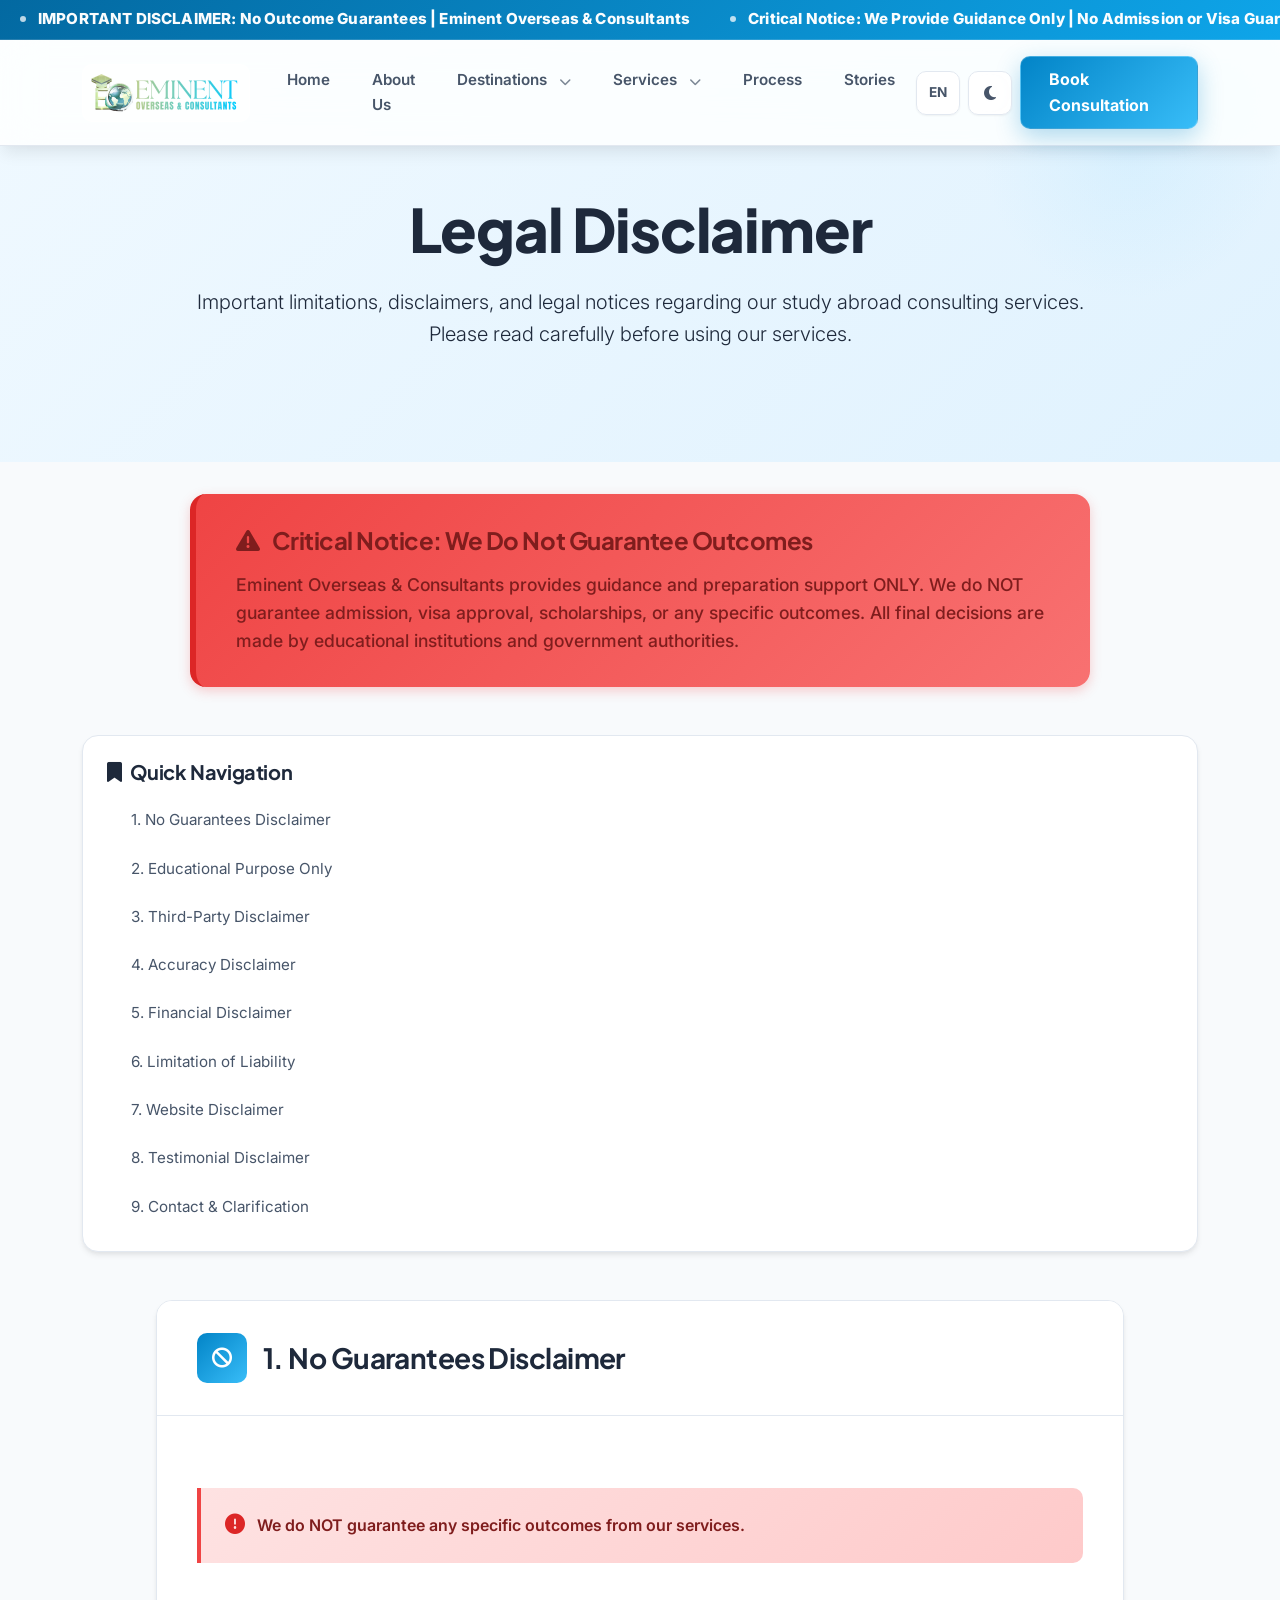
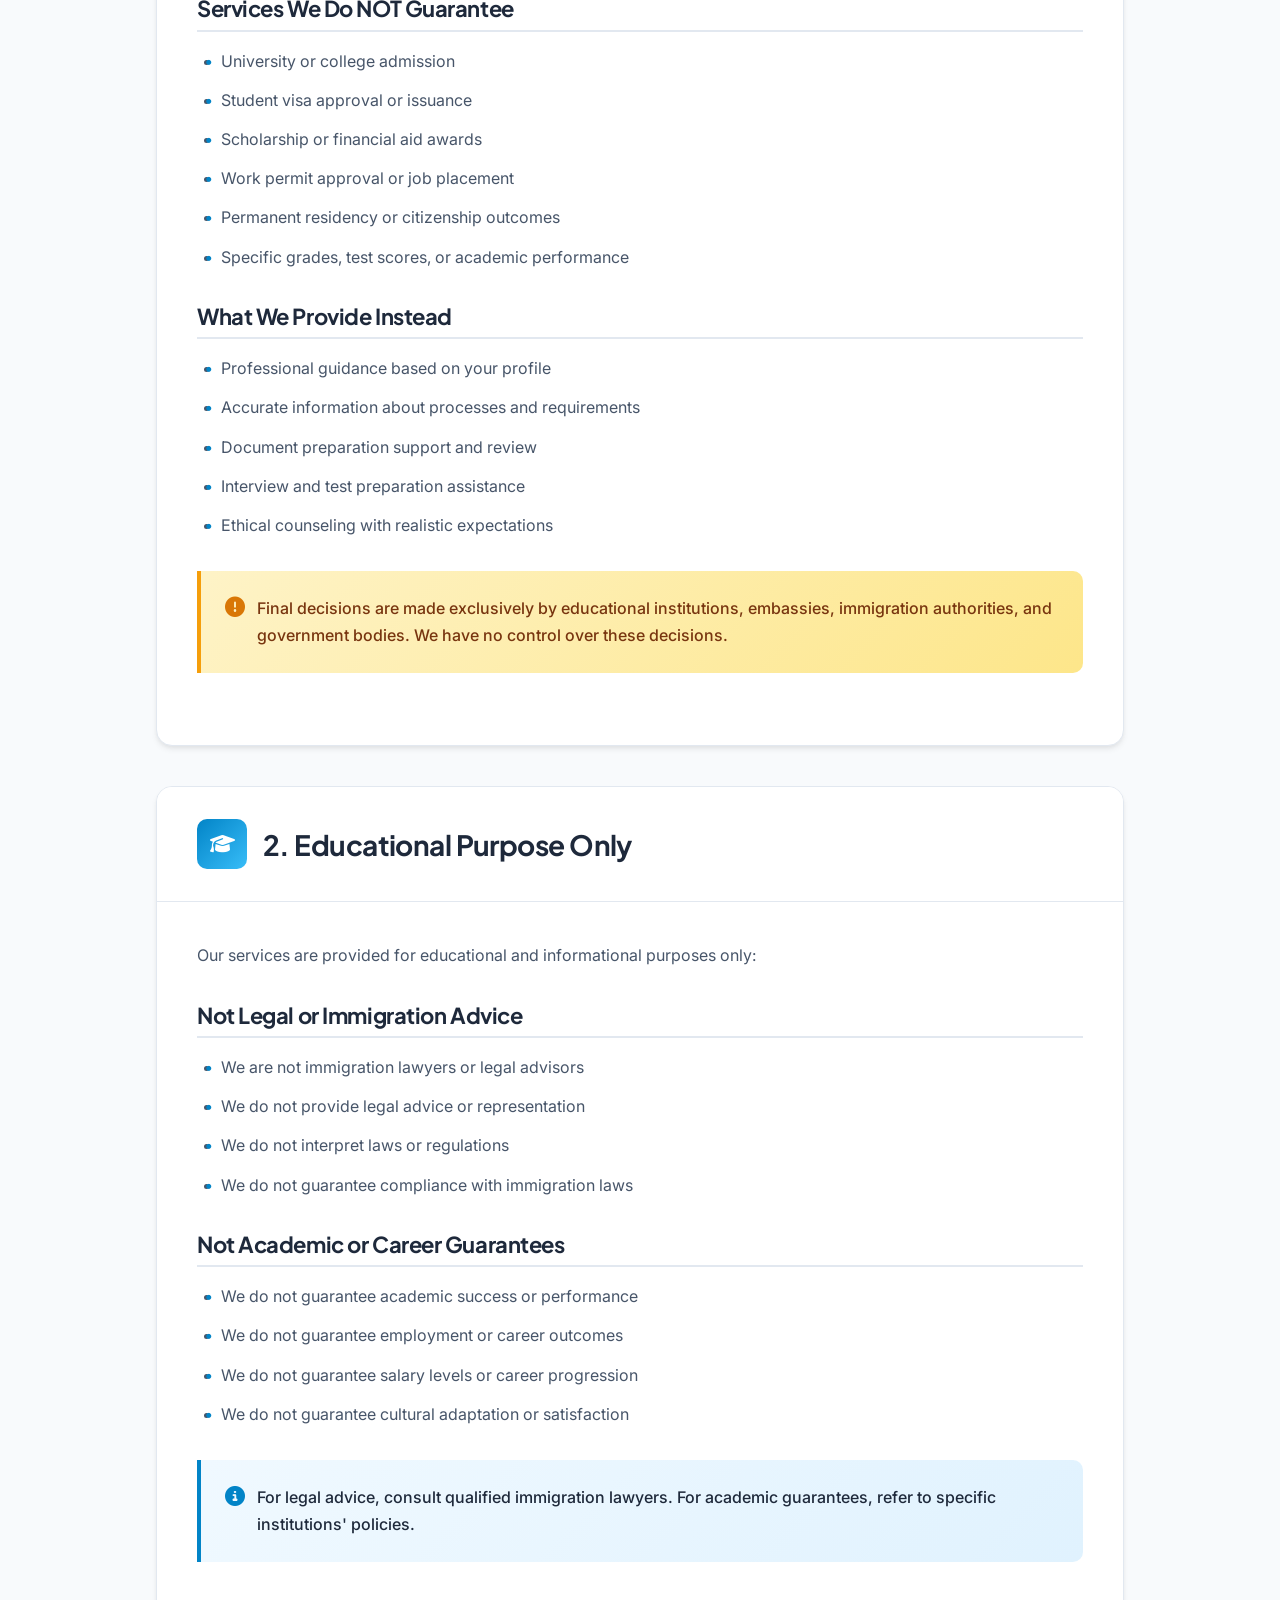
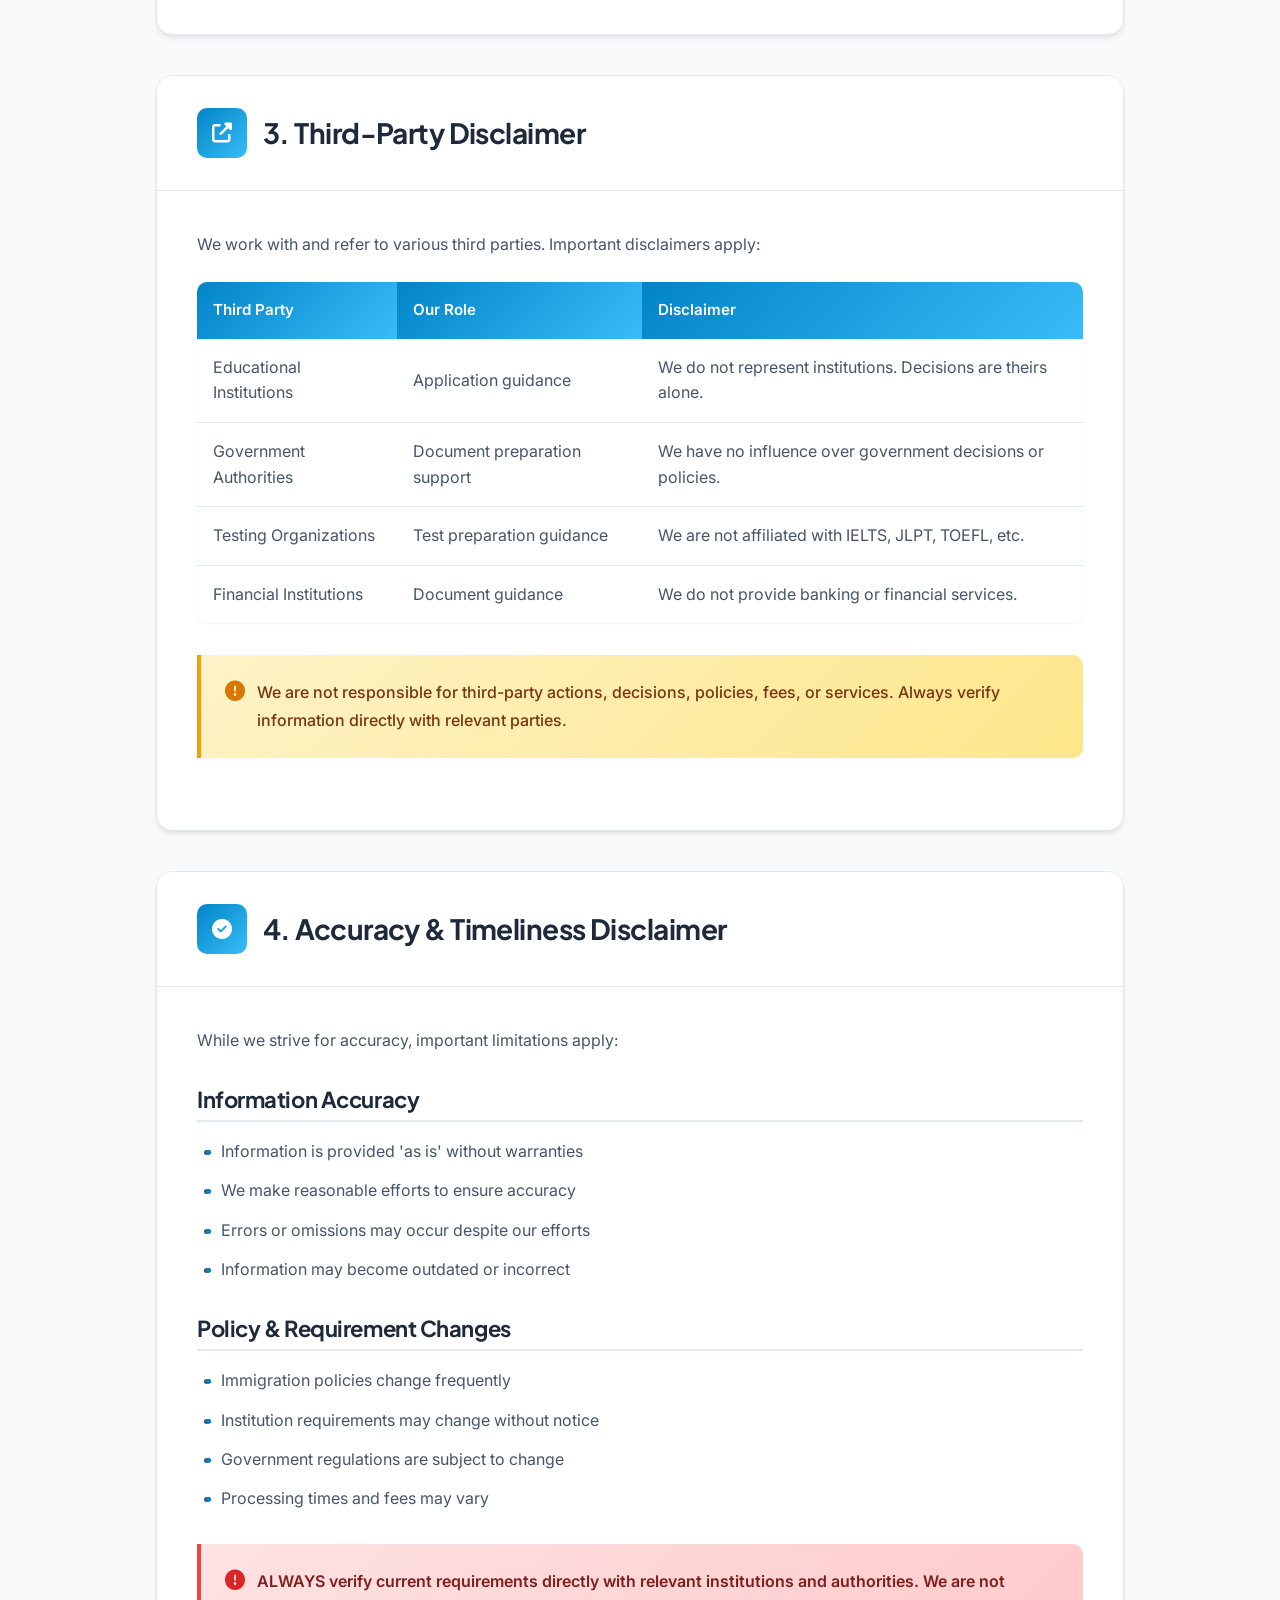
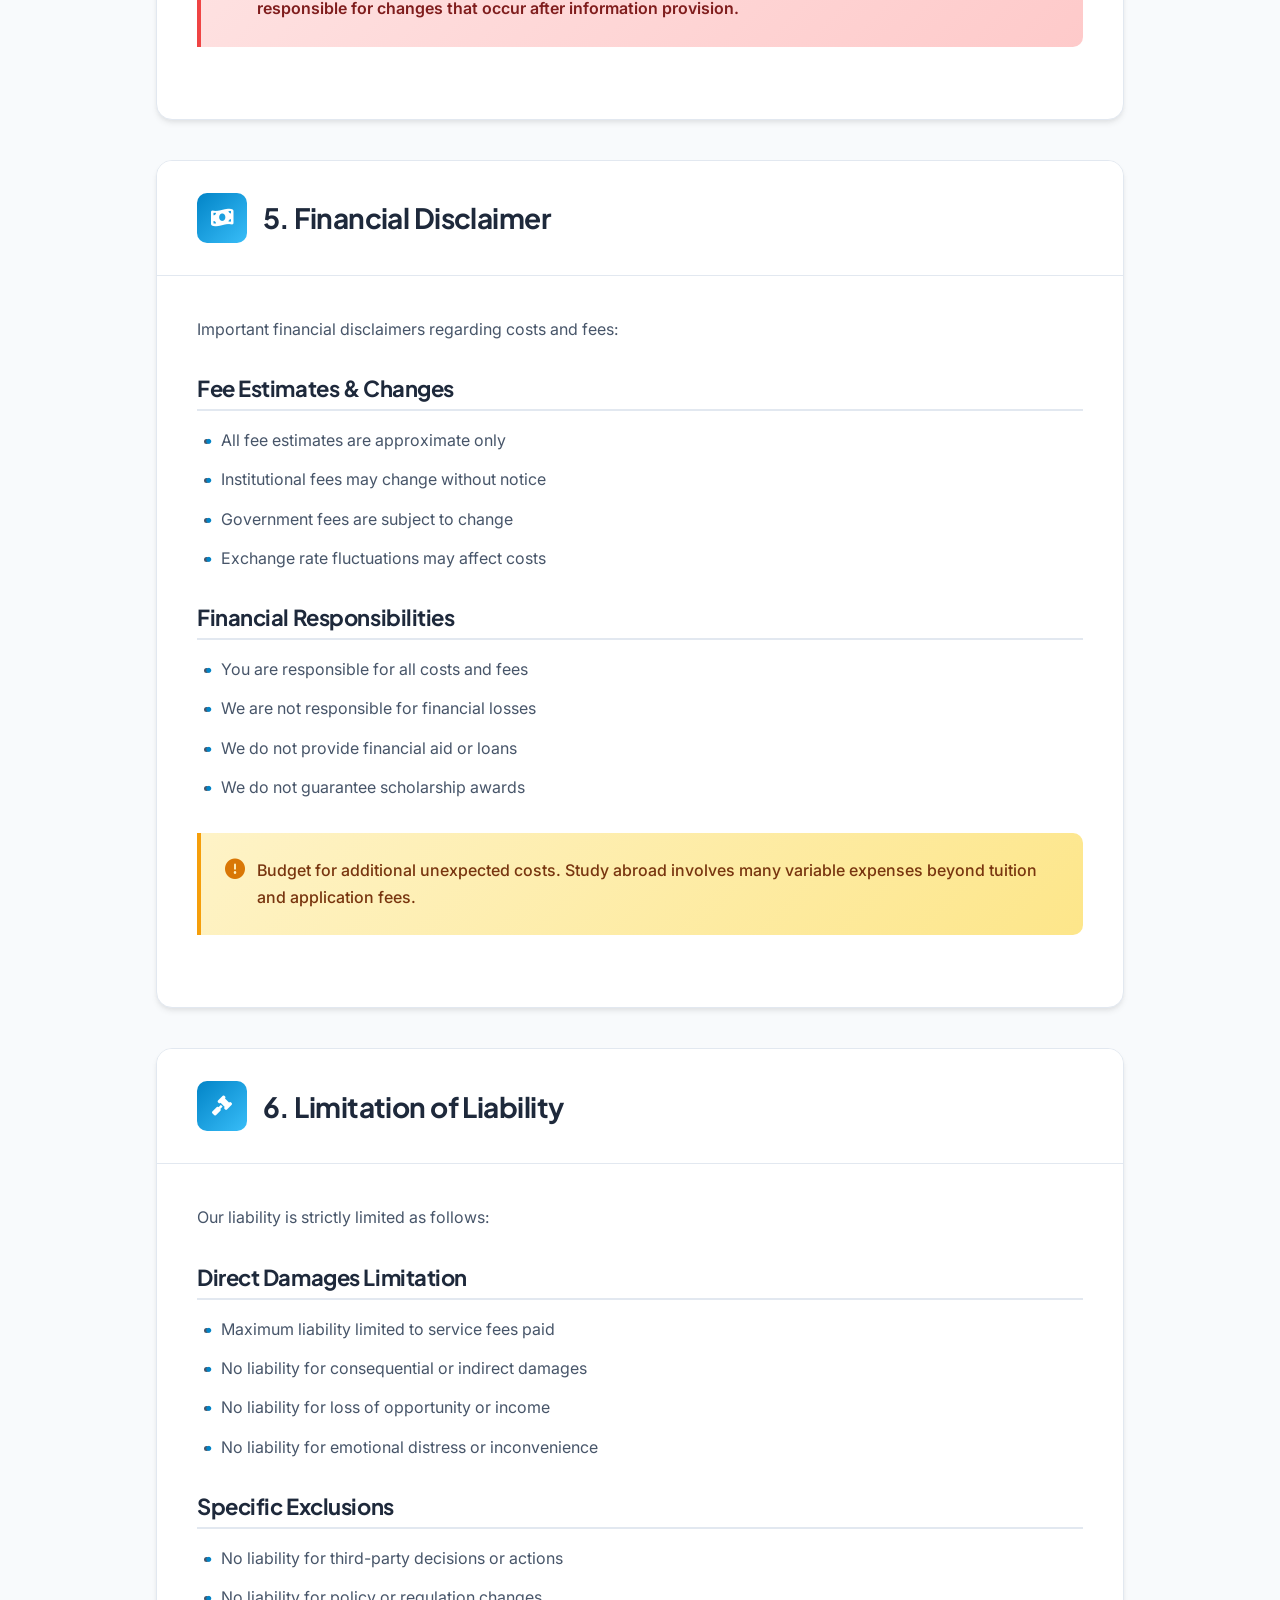
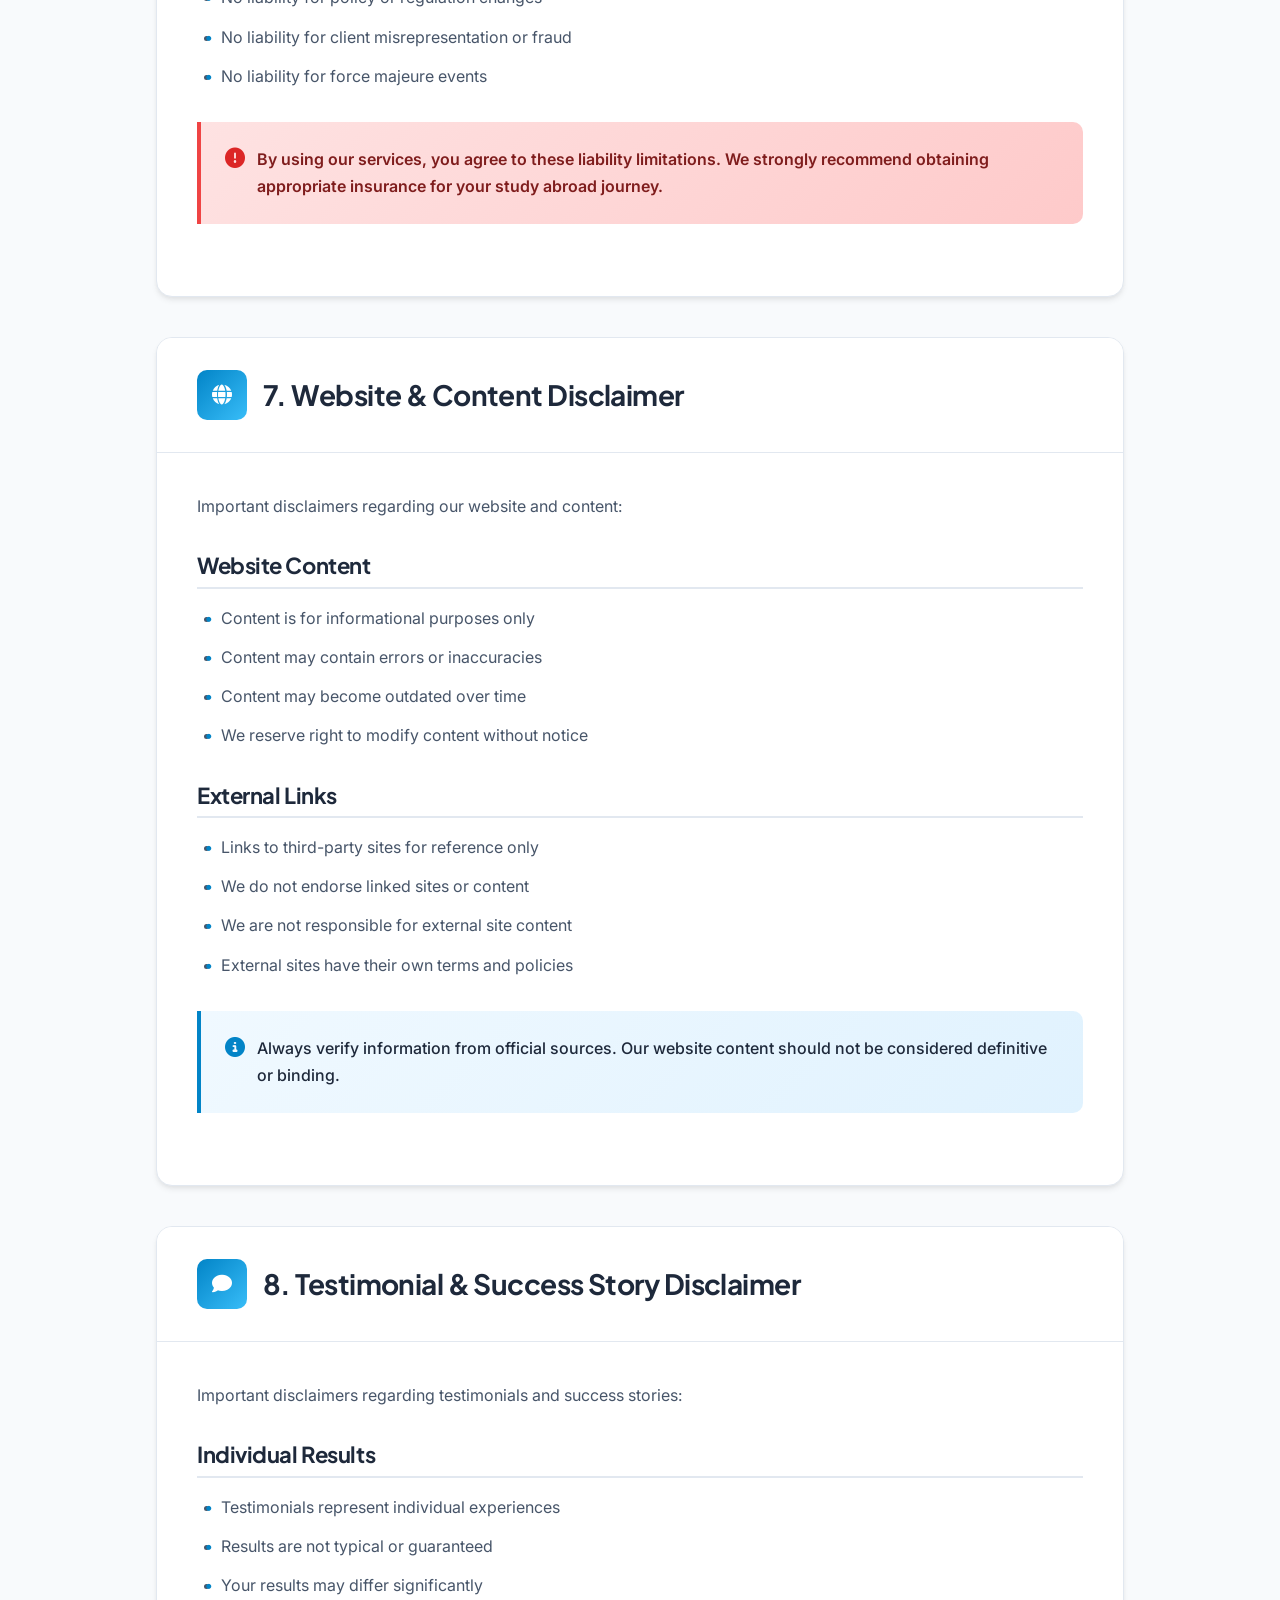
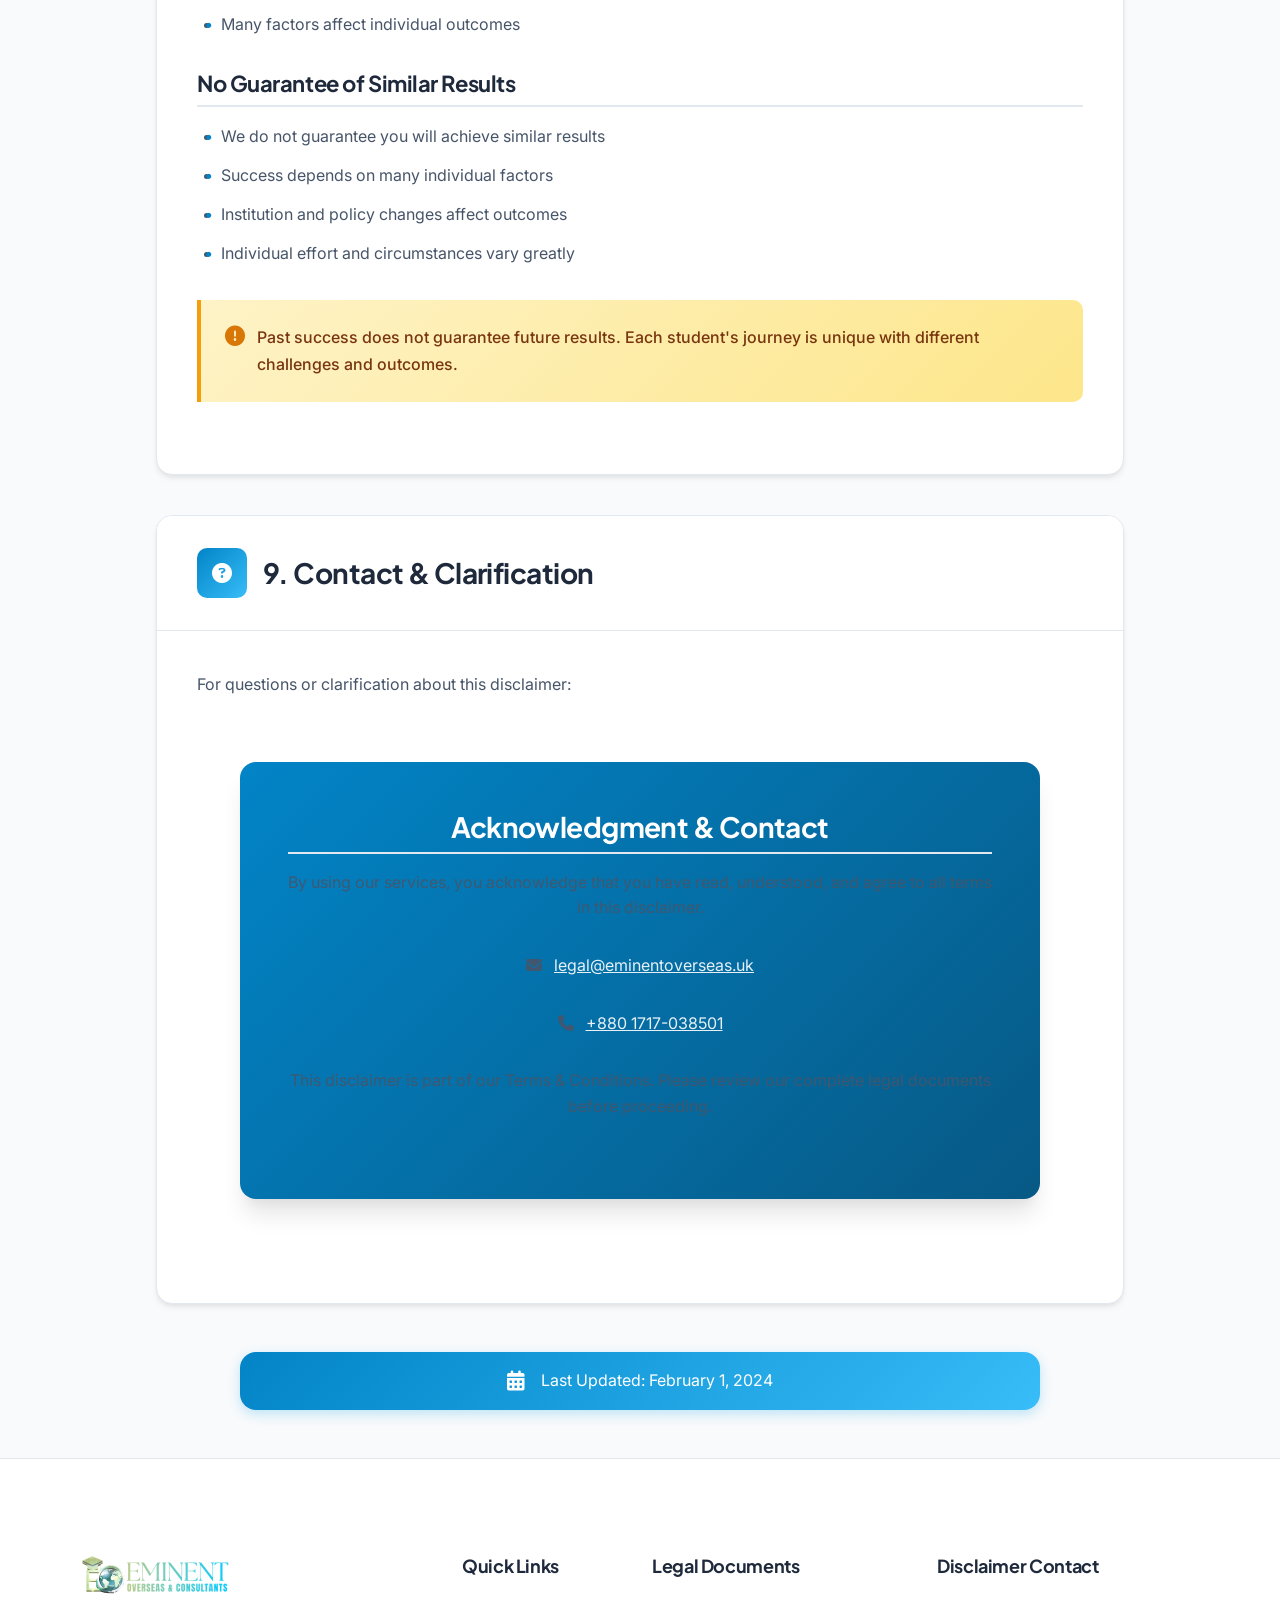
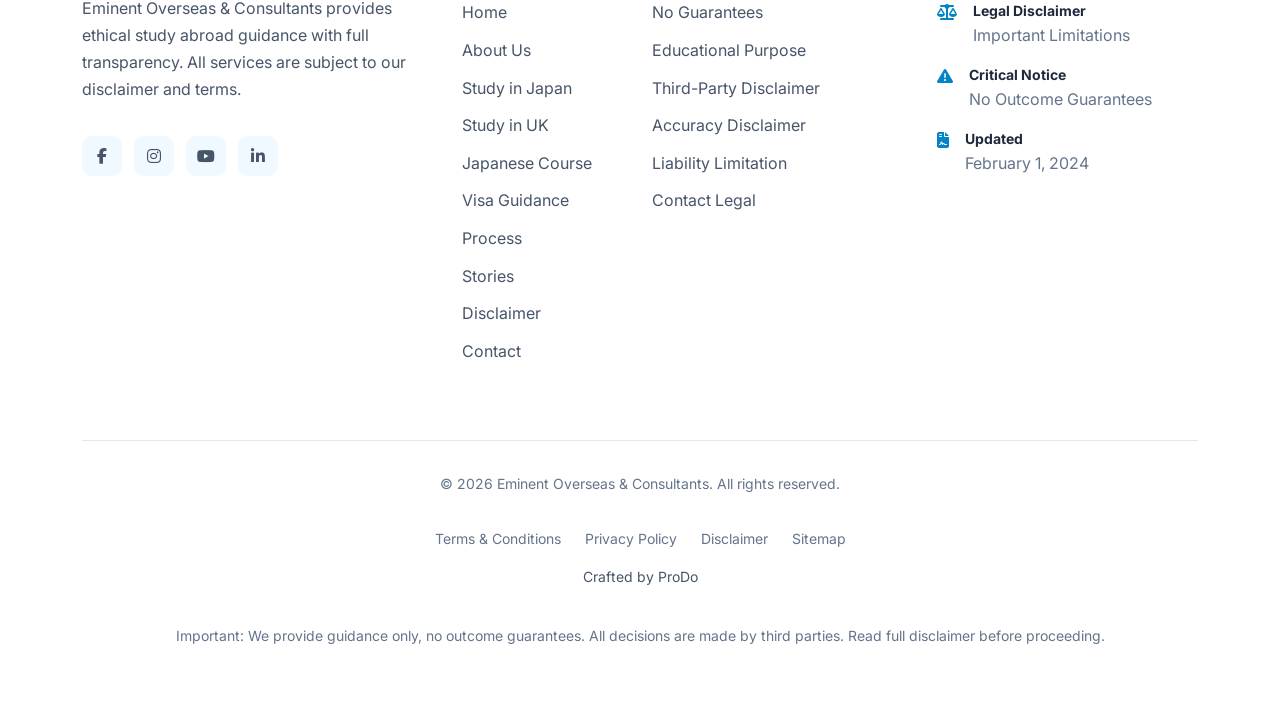
<file: disclaimer.html>
<!doctype html>
<html lang="en" data-theme="light">
<head>
  <meta charset="utf-8" />
  <meta name="viewport" content="width=device-width, initial-scale=1" />
  <title data-en="Disclaimer - Eminent Overseas & Consultants" data-ja="免責事項 - エミネント海外留学コンサルタント">Disclaimer - Eminent Overseas & Consultants</title>
  <meta name="description" content="Disclaimer for Eminent Overseas & Consultants. Important limitations, disclaimers, and legal notices regarding our study abroad consulting services." />
  <meta name="theme-color" content="#0ea5e9" />
  
  <!-- Open Graph / Social Media Meta Tags -->
  <meta property="og:title" content="Disclaimer - Eminent Overseas & Consultants">
  <meta property="og:description" content="Important disclaimers and limitations for our study abroad services.">
  <meta property="og:image" content="https://eminentoverseas.uk/images/hero-banner-1.jpg">
  <meta property="og:url" content="https://eminentoverseas.uk/disclaimer.html">
  <meta property="og:type" content="website">
  
  <!-- Twitter Card -->
  <meta name="twitter:card" content="summary">
  <meta name="twitter:title" content="Disclaimer">
  <meta name="twitter:description" content="Important service disclaimers and limitations">
  <meta name="twitter:image" content="https://eminentoverseas.uk/images/hero-banner-1.jpg">

  <!-- Favicon -->
  <link rel="icon" type="image/png" href="favicon.png" />
  <link rel="apple-touch-icon" href="favicon.png" />

  <!-- Fonts & Icons -->
  <link href="https://fonts.googleapis.com/css2?family=Inter:wght@300;400;500;600;700;800;900&family=Plus+Jakarta+Sans:wght@400;500;600;700;800&display=swap" rel="stylesheet">
  <link rel="stylesheet" href="https://cdnjs.cloudflare.com/ajax/libs/font-awesome/6.4.0/css/all.min.css">
  <link href="https://cdn.jsdelivr.net/npm/bootstrap@5.3.3/dist/css/bootstrap.min.css" rel="stylesheet">
  <link rel="stylesheet" href="https://cdn.jsdelivr.net/npm/bootstrap-icons@1.11.1/font/bootstrap-icons.css">
  
  <!-- Custom CSS -->
  <link rel="stylesheet" href="css/style.css">
  <!-- Page Specific CSS -->
  <style>
    /* ========================
       DISCLAIMER PAGE STYLES
       ======================== */
    
    /* Page Header */
    .disclaimer-header {
      padding-top: calc(var(--marquee-height) + var(--navbar-height) + 4rem);
      padding-bottom: 4rem;
      background: linear-gradient(135deg, var(--primary-50) 0%, var(--primary-100) 100%);
      position: relative;
      overflow: hidden;
    }
    
    [data-theme="dark"] .disclaimer-header {
      background: linear-gradient(135deg, rgba(14, 165, 233, 0.1) 0%, rgba(14, 165, 233, 0.05) 100%);
    }
    
    .disclaimer-header::before {
      content: '';
      position: absolute;
      top: 0;
      right: 0;
      width: 300px;
      height: 300px;
      background: radial-gradient(circle, var(--primary-200) 0%, transparent 70%);
      opacity: 0.3;
      border-radius: 50%;
    }
    
    [data-theme="dark"] .disclaimer-header::before {
      background: radial-gradient(circle, rgba(56, 189, 248, 0.2) 0%, transparent 70%);
    }
    
    .disclaimer-header-content {
      position: relative;
      z-index: 2;
    }
    
    /* Critical Notice Banner */
    .critical-notice {
      background: linear-gradient(135deg, #ef4444, #f87171);
      color: #7f1d1d;
      padding: 2rem 2.5rem;
      border-radius: var(--radius-lg);
      margin: 2rem auto 3rem;
      max-width: 900px;
      box-shadow: 0 4px 12px rgba(239, 68, 68, 0.25);
      border-left: 6px solid #dc2626;
      animation: pulseWarning 2s infinite;
    }
    
    @keyframes pulseWarning {
      0%, 100% { box-shadow: 0 4px 12px rgba(239, 68, 68, 0.25); }
      50% { box-shadow: 0 4px 20px rgba(239, 68, 68, 0.4); }
    }
    
    .critical-notice h4 {
      display: flex;
      align-items: center;
      gap: 0.75rem;
      font-size: 1.5rem;
      margin-bottom: 1rem;
      color: #7f1d1d;
    }
    
    .critical-notice p {
      margin: 0;
      line-height: 1.6;
      font-size: 1.1rem;
      font-weight: 500;
    }
    
    /* Disclaimer Content Container */
    .disclaimer-container {
      max-width: 1000px;
      margin: 0 auto;
      padding: 0 1rem;
    }
    
    /* Section Cards */
    .disclaimer-section {
      background: var(--bg-card);
      border: 1px solid var(--border-color);
      border-radius: var(--radius-lg);
      margin-bottom: 2.5rem;
      overflow: hidden;
      box-shadow: var(--shadow-md);
      transition: var(--transition-base);
    }
    
    .disclaimer-section:hover {
      box-shadow: var(--shadow-lg);
      transform: translateY(-2px);
    }
    
    .section-header {
      padding: 2rem 2.5rem;
      background: var(--bg-surface);
      border-bottom: 1px solid var(--border-color);
      display: flex;
      align-items: center;
      gap: 1rem;
    }
    
    .section-icon {
      width: 50px;
      height: 50px;
      border-radius: var(--radius-md);
      background: linear-gradient(135deg, var(--primary-600), var(--primary-400));
      display: flex;
      align-items: center;
      justify-content: center;
      color: white;
      font-size: 1.25rem;
      flex-shrink: 0;
    }
    
    .section-header h2 {
      font-size: 1.75rem;
      color: var(--text-primary);
      margin: 0;
    }
    
    .section-content {
      padding: 2.5rem;
    }
    
    /* Content Typography */
    .section-content h3 {
      font-size: 1.375rem;
      color: var(--text-primary);
      margin-top: 2rem;
      margin-bottom: 1rem;
      padding-bottom: 0.5rem;
      border-bottom: 2px solid var(--border-color);
    }
    
    .section-content h3:first-child {
      margin-top: 0;
    }
    
    .section-content p {
      color: var(--text-secondary);
      line-height: 1.7;
      margin-bottom: 1.5rem;
    }
    
    .section-content ul, .section-content ol {
      color: var(--text-secondary);
      line-height: 1.7;
      margin-bottom: 1.5rem;
      padding-left: 1.5rem;
    }
    
    .section-content li {
      margin-bottom: 0.75rem;
      position: relative;
    }
    
    .section-content ul li:before {
      content: '•';
      color: var(--primary-600);
      font-weight: bold;
      position: absolute;
      left: -1rem;
    }
    
    .section-content ol {
      counter-reset: item;
    }
    
    .section-content ol li {
      counter-increment: item;
    }
    
    .section-content ol li:before {
      content: counter(item) '.';
      color: var(--primary-600);
      font-weight: bold;
      position: absolute;
      left: -1.5rem;
    }
    
    /* Warning Box */
    .warning-box {
      background: linear-gradient(135deg, #fef3c7, #fde68a);
      border-left: 4px solid #f59e0b;
      padding: 1.5rem;
      margin: 2rem 0;
      border-radius: 0 var(--radius-md) var(--radius-md) 0;
    }
    
    [data-theme="dark"] .warning-box {
      background: rgba(245, 158, 11, 0.1);
    }
    
    .warning-box p {
      margin: 0;
      color: #78350f;
      font-weight: 500;
      display: flex;
      align-items: flex-start;
      gap: 0.75rem;
    }
    
    .warning-box i {
      color: #d97706;
      font-size: 1.25rem;
      margin-top: 0.125rem;
      flex-shrink: 0;
    }
    
    /* Critical Box */
    .critical-box {
      background: linear-gradient(135deg, #fee2e2, #fecaca);
      border-left: 4px solid #ef4444;
      padding: 1.5rem;
      margin: 2rem 0;
      border-radius: 0 var(--radius-md) var(--radius-md) 0;
    }
    
    [data-theme="dark"] .critical-box {
      background: rgba(239, 68, 68, 0.1);
    }
    
    .critical-box p {
      margin: 0;
      color: #7f1d1d;
      font-weight: 600;
      display: flex;
      align-items: flex-start;
      gap: 0.75rem;
    }
    
    .critical-box i {
      color: #dc2626;
      font-size: 1.25rem;
      margin-top: 0.125rem;
      flex-shrink: 0;
    }
    
    /* Information Box */
    .info-box {
      background: linear-gradient(135deg, var(--primary-50), var(--primary-100));
      border-left: 4px solid var(--primary-600);
      padding: 1.5rem;
      margin: 2rem 0;
      border-radius: 0 var(--radius-md) var(--radius-md) 0;
    }
    
    [data-theme="dark"] .info-box {
      background: rgba(14, 165, 233, 0.1);
    }
    
    .info-box p {
      margin: 0;
      color: var(--text-primary);
      font-weight: 500;
      display: flex;
      align-items: flex-start;
      gap: 0.75rem;
    }
    
    .info-box i {
      color: var(--primary-600);
      font-size: 1.25rem;
      margin-top: 0.125rem;
      flex-shrink: 0;
    }
    
    /* Disclaimer Table */
    .disclaimer-table {
      width: 100%;
      border-collapse: collapse;
      margin: 1.5rem 0;
      background: var(--bg-surface);
      border-radius: var(--radius-md);
      overflow: hidden;
      box-shadow: var(--shadow-sm);
    }
    
    .disclaimer-table th {
      background: linear-gradient(135deg, var(--primary-600), var(--primary-400));
      color: white;
      padding: 1rem;
      text-align: left;
      font-weight: 600;
      font-size: 0.95rem;
    }
    
    .disclaimer-table td {
      padding: 1rem;
      border-bottom: 1px solid var(--border-color);
      color: var(--text-secondary);
    }
    
    .disclaimer-table tr:last-child td {
      border-bottom: none;
    }
    
    /* Quick Navigation */
    .disclaimer-nav {
      background: var(--bg-surface);
      border-radius: var(--radius-lg);
      padding: 1.5rem;
      margin-bottom: 3rem;
      box-shadow: var(--shadow-md);
      border: 1px solid var(--border-color);
      position: sticky;
      top: calc(var(--marquee-height) + var(--navbar-height) + 2rem);
      z-index: 100;
    }
    
    .disclaimer-nav h3 {
      font-size: 1.25rem;
      margin-bottom: 1rem;
      color: var(--text-primary);
      display: flex;
      align-items: center;
      gap: 0.5rem;
    }
    
    .nav-links {
      display: flex;
      flex-direction: column;
      gap: 0.5rem;
    }
    
    .nav-link-item {
      color: var(--text-secondary);
      text-decoration: none;
      padding: 0.5rem 0;
      padding-left: 1.5rem;
      position: relative;
      transition: var(--transition-base);
      font-size: 0.95rem;
    }
    
    .nav-link-item:hover {
      color: var(--primary-600);
      transform: translateX(4px);
    }
    
    .nav-link-item:before {
      content: '→';
      position: absolute;
      left: 0;
      color: var(--primary-500);
      opacity: 0;
      transition: var(--transition-base);
    }
    
    .nav-link-item:hover:before {
      opacity: 1;
    }
    
    /* Acknowledgment Section */
    .acknowledgment-section {
      background: linear-gradient(135deg, var(--primary-600), var(--primary-800));
      color: white;
      border-radius: var(--radius-lg);
      padding: 3rem;
      margin: 4rem auto;
      text-align: center;
      box-shadow: var(--shadow-xl);
      max-width: 800px;
    }
    
    .acknowledgment-section h3 {
      font-size: 1.75rem;
      margin-bottom: 1rem;
      color: white;
    }
    
    .acknowledgment-section p {
      opacity: 0.9;
      margin-bottom: 2rem;
      line-height: 1.6;
    }
    
    /* Last Updated */
    .last-updated {
      background: linear-gradient(135deg, var(--primary-600), var(--primary-400));
      color: white;
      padding: 1rem 2rem;
      border-radius: var(--radius-lg);
      margin: 3rem auto;
      max-width: 800px;
      box-shadow: 0 4px 12px rgba(14, 165, 233, 0.25);
      display: flex;
      align-items: center;
      gap: 1rem;
      justify-content: center;
    }
    
    .last-updated i {
      font-size: 1.25rem;
    }
    
    /* Responsive Adjustments */
    @media (max-width: 992px) {
      .section-header {
        padding: 1.5rem 2rem;
      }
      
      .section-content {
        padding: 2rem;
      }
      
      .disclaimer-nav {
        position: static;
        margin-bottom: 2rem;
      }
    }
    
    @media (max-width: 768px) {
      .disclaimer-header {
        padding-top: calc(var(--marquee-height) + var(--navbar-height) + 3rem);
        padding-bottom: 3rem;
      }
      
      .section-header {
        flex-direction: column;
        text-align: center;
        gap: 1rem;
        padding: 1.5rem;
      }
      
      .section-header h2 {
        font-size: 1.5rem;
      }
      
      .section-content {
        padding: 1.5rem;
      }
      
      .section-content h3 {
        font-size: 1.25rem;
      }
      
      .critical-notice {
        padding: 1.5rem;
      }
      
      .acknowledgment-section {
        padding: 2rem;
        margin: 3rem auto;
      }
      
      .disclaimer-table {
        display: block;
        overflow-x: auto;
      }
      
      .last-updated {
        padding: 1rem 1.5rem;
        flex-direction: column;
        text-align: center;
        gap: 0.5rem;
      }
    }
    
    @media (max-width: 576px) {
      .disclaimer-header h1 {
        font-size: 2rem;
      }
      
      .section-header {
        padding: 1.25rem;
      }
      
      .section-content {
        padding: 1.25rem;
      }
      
      .acknowledgment-section {
        padding: 1.5rem;
        margin: 2rem auto;
      }
      
      .critical-notice h4 {
        font-size: 1.25rem;
      }
      
      .warning-box p,
      .critical-box p,
      .info-box p {
        flex-direction: column;
        gap: 0.5rem;
      }
    }
  </style>
</head>

<body>
  <!-- Top Running Marquee - FIXED -->
  <div class="top-marquee" aria-label="Eminent Overseas Announcement">
    <a href="contact.php" title="Start Your Study Abroad Journey">
      <div class="marquee-container">
        <div class="marquee-track">
          <!-- Content will be populated by JavaScript -->
        </div>
      </div>
    </a>
  </div>

  <!-- Navigation -->
  <nav class="navbar navbar-expand-lg">
    <div class="container">
      <a class="navbar-brand" href="index.html" aria-label="Eminent Overseas Home">
        <img src="logo.png" alt="Eminent Overseas & Consultants Logo" class="brand-logo-img" loading="lazy" />
      </a>

      <div class="mobile-controls d-lg-none">
        <button class="lang-toggle lang-toggle-mobile" id="langToggleMobile" type="button" aria-label="Toggle language">
          EN
        </button>
        <button class="theme-toggle theme-toggle-mobile" id="themeToggleMobile" type="button" aria-label="Toggle theme">
          <i class="fas fa-moon"></i>
        </button>
        <button class="navbar-toggler" type="button" data-bs-toggle="collapse" data-bs-target="#navbarNav" aria-label="Open menu" aria-expanded="false" aria-controls="navbarNav">
          <i class="fas fa-bars"></i>
        </button>
      </div>

      <div class="collapse navbar-collapse" id="navbarNav">
        <ul class="navbar-nav mx-auto">
          <!-- Home -->
          <li class="nav-item"><a class="nav-link" href="index.html" data-en="Home" data-ja="ホーム">Home</a></li>
          
          <!-- About Us -->
          <li class="nav-item"><a class="nav-link" href="about.html" data-en="About Us" data-ja="会社概要">About Us</a></li>
          
          <!-- Destinations Dropdown -->
          <li class="nav-item dropdown">
            <a class="nav-link dropdown-toggle" href="#" role="button" data-bs-toggle="dropdown" aria-expanded="false">
              <span data-en="Destinations" data-ja="留学先">Destinations</span>
            </a>
            <ul class="dropdown-menu">
              <li><a class="dropdown-item" href="study-japan.html" data-en="Study in Japan" data-ja="日本留学">Study in Japan</a></li>
              <li><a class="dropdown-item" href="study-uk.html" data-en="Study in UK" data-ja="英国留学">Study in UK</a></li>
            </ul>
          </li>
          
          <!-- Services Dropdown -->
          <li class="nav-item dropdown">
            <a class="nav-link dropdown-toggle" href="#" role="button" data-bs-toggle="dropdown" aria-expanded="false">
              <span data-en="Services" data-ja="サービス">Services</span>
            </a>
            <ul class="dropdown-menu">
              <li><a class="dropdown-item" href="japanese-course.html" data-en="Japanese Course" data-ja="日本語コース">Japanese Course</a></li>
              <li><a class="dropdown-item" href="visa-guidance.html" data-en="Visa Guidance" data-ja="ビザサポート">Visa Guidance</a></li>
            </ul>
          </li>
          
          <!-- Process -->
          <li class="nav-item"><a class="nav-link" href="process.html" data-en="Process" data-ja="プロセス">Process</a></li>
          
          <!-- Stories -->
          <li class="nav-item"><a class="nav-link" href="success-stories.html" data-en="Stories" data-ja="成功事例">Stories</a></li>
          
          <!-- Contact (will show as Book Consultation button on desktop) -->
          <li class="nav-item d-lg-none"><a class="nav-link" href="contact.php" data-en="Contact" data-ja="お問い合わせ">Contact</a></li>
        </ul>

        <div class="d-flex align-items-center gap-2 d-none d-lg-flex">
          <button class="lang-toggle" id="langToggleDesktop" type="button" aria-label="Toggle language">
            EN
          </button>
          <button class="theme-toggle" id="themeToggleDesktop" type="button" aria-label="Toggle theme">
            <i class="fas fa-moon"></i>
          </button>
          <!-- Contact now shows as Book Consultation button on desktop -->
          <a href="contact.php" class="nav-highlight" data-en="Book Consultation" data-ja="相談を予約">Book Consultation</a>
        </div>
      </div>
    </div>
  </nav>

  <!-- Page Header -->
  <section class="disclaimer-header" id="page-header">
    <div class="container">
      <div class="row">
        <div class="col-lg-10 mx-auto text-center">
          <div class="disclaimer-header-content animate-on-scroll">
            <h1 class="display-2 mb-4 animate-on-scroll" data-en="Legal Disclaimer" data-ja="免責事項">Legal Disclaimer</h1>
            <p class="lead mb-5 animate-on-scroll" style="transition-delay: 120ms;"
               data-en="Important limitations, disclaimers, and legal notices regarding our study abroad consulting services. Please read carefully before using our services."
               data-ja="当社の留学コンサルティングサービスに関する重要な制限事項、免責事項、法的通知です。サービスをご利用になる前に、よくお読みください。">
              Important limitations, disclaimers, and legal notices regarding our study abroad consulting services. Please read carefully before using our services.
            </p>
          </div>
        </div>
      </div>
    </div>
  </section>

  <!-- Critical Notice -->
  <div class="container">
    <div class="critical-notice animate-on-scroll" style="transition-delay: 150ms;">
      <h4>
        <i class="fas fa-exclamation-triangle"></i>
        <span data-en="Critical Notice: We Do Not Guarantee Outcomes" data-ja="重要なお知らせ：結果を保証しません">Critical Notice: We Do Not Guarantee Outcomes</span>
      </h4>
      <p data-en="Eminent Overseas & Consultants provides guidance and preparation support ONLY. We do NOT guarantee admission, visa approval, scholarships, or any specific outcomes. All final decisions are made by educational institutions and government authorities."
         data-ja="エミネント海外留学コンサルタントは、ガイダンスと準備サポートのみを提供します。入学、ビザ承認、奨学金、またはいかなる特定の結果も保証しません。すべての最終決定は教育機関と政府当局によって行われます。">
        Eminent Overseas & Consultants provides guidance and preparation support ONLY. We do NOT guarantee admission, visa approval, scholarships, or any specific outcomes. All final decisions are made by educational institutions and government authorities.
      </p>
    </div>
  </div>

  <!-- Quick Navigation -->
  <div class="container">
    <div class="disclaimer-nav animate-on-scroll" style="transition-delay: 180ms;">
      <h3><i class="fas fa-bookmark"></i> <span data-en="Quick Navigation" data-ja="クイックナビゲーション">Quick Navigation</span></h3>
      <div class="nav-links">
        <a href="#no-guarantees" class="nav-link-item" data-en="1. No Guarantees Disclaimer" data-ja="1. 保証なしの免責事項">1. No Guarantees Disclaimer</a>
        <a href="#educational-purpose" class="nav-link-item" data-en="2. Educational Purpose Only" data-ja="2. 教育目的のみ">2. Educational Purpose Only</a>
        <a href="#third-party-disclaimer" class="nav-link-item" data-en="3. Third-Party Disclaimer" data-ja="3. 第三者免責事項">3. Third-Party Disclaimer</a>
        <a href="#accuracy-disclaimer" class="nav-link-item" data-en="4. Accuracy Disclaimer" data-ja="4. 正確性免責事項">4. Accuracy Disclaimer</a>
        <a href="#financial-disclaimer" class="nav-link-item" data-en="5. Financial Disclaimer" data-ja="5. 財務免責事項">5. Financial Disclaimer</a>
        <a href="#limitation-liability" class="nav-link-item" data-en="6. Limitation of Liability" data-ja="6. 責任制限">6. Limitation of Liability</a>
        <a href="#website-disclaimer" class="nav-link-item" data-en="7. Website Disclaimer" data-ja="7. ウェブサイト免責事項">7. Website Disclaimer</a>
        <a href="#testimonial-disclaimer" class="nav-link-item" data-en="8. Testimonial Disclaimer" data-ja="8. 推薦文免責事項">8. Testimonial Disclaimer</a>
        <a href="#contact" class="nav-link-item" data-en="9. Contact & Clarification" data-ja="9. 連絡先と説明">9. Contact & Clarification</a>
      </div>
    </div>
  </div>

  <!-- Main Content -->
  <div class="disclaimer-container">
    <!-- Section 1: No Guarantees Disclaimer -->
    <section id="no-guarantees" class="disclaimer-section animate-on-scroll">
      <div class="section-header">
        <div class="section-icon">
          <i class="fas fa-ban"></i>
        </div>
        <h2 data-en="1. No Guarantees Disclaimer" data-ja="1. 保証なしの免責事項">1. No Guarantees Disclaimer</h2>
      </div>
      <div class="section-content">
        <div class="critical-box">
          <p>
            <i class="fas fa-exclamation-circle"></i>
            <span data-en="We do NOT guarantee any specific outcomes from our services."
                  data-ja="当社のサービスによるいかなる特定の結果も保証しません。">
              We do NOT guarantee any specific outcomes from our services.
            </span>
          </p>
        </div>
        
        <h3 data-en="Services We Do NOT Guarantee" data-ja="保証しないサービス">Services We Do NOT Guarantee</h3>
        <ul>
          <li data-en="University or college admission" data-ja="大学・専門学校の入学">University or college admission</li>
          <li data-en="Student visa approval or issuance" data-ja="学生ビザの承認または発行">Student visa approval or issuance</li>
          <li data-en="Scholarship or financial aid awards" data-ja="奨学金や財政援助の授与">Scholarship or financial aid awards</li>
          <li data-en="Work permit approval or job placement" data-ja="就労許可の承認または就職先">Work permit approval or job placement</li>
          <li data-en="Permanent residency or citizenship outcomes" data-ja="永住権または市民権の結果">Permanent residency or citizenship outcomes</li>
          <li data-en="Specific grades, test scores, or academic performance" data-ja="特定の成績、テストスコア、または学業成績">Specific grades, test scores, or academic performance</li>
        </ul>
        
        <h3 data-en="What We Provide Instead" data-ja="代わりに提供するもの">What We Provide Instead</h3>
        <ul>
          <li data-en="Professional guidance based on your profile" data-ja="プロファイルに基づく専門的ガイダンス">Professional guidance based on your profile</li>
          <li data-en="Accurate information about processes and requirements" data-ja="プロセスと要件に関する正確な情報">Accurate information about processes and requirements</li>
          <li data-en="Document preparation support and review" data-ja="書類準備サポートとレビュー">Document preparation support and review</li>
          <li data-en="Interview and test preparation assistance" data-ja="面接・試験準備支援">Interview and test preparation assistance</li>
          <li data-en="Ethical counseling with realistic expectations" data-ja="現実的な期待を持った倫理カウンセリング">Ethical counseling with realistic expectations</li>
        </ul>
        
        <div class="warning-box">
          <p>
            <i class="fas fa-exclamation-circle"></i>
            <span data-en="Final decisions are made exclusively by educational institutions, embassies, immigration authorities, and government bodies. We have no control over these decisions."
                  data-ja="最終決定は、教育機関、大使館、移民局、政府機関によって排他的に行われます。当社はこれらの決定を制御できません。">
              Final decisions are made exclusively by educational institutions, embassies, immigration authorities, and government bodies. We have no control over these decisions.
            </span>
          </p>
        </div>
      </div>
    </section>

    <!-- Section 2: Educational Purpose Only -->
    <section id="educational-purpose" class="disclaimer-section animate-on-scroll" style="transition-delay: 60ms;">
      <div class="section-header">
        <div class="section-icon">
          <i class="fas fa-graduation-cap"></i>
        </div>
        <h2 data-en="2. Educational Purpose Only" data-ja="2. 教育目的のみ">2. Educational Purpose Only</h2>
      </div>
      <div class="section-content">
        <p data-en="Our services are provided for educational and informational purposes only:"
           data-ja="当社のサービスは、教育および情報提供の目的でのみ提供されます：">
          Our services are provided for educational and informational purposes only:
        </p>
        
        <h3 data-en="Not Legal or Immigration Advice" data-ja="法律または移民アドバイスではありません">Not Legal or Immigration Advice</h3>
        <ul>
          <li data-en="We are not immigration lawyers or legal advisors" data-ja="当社は移民弁護士や法律顧問ではありません">We are not immigration lawyers or legal advisors</li>
          <li data-en="We do not provide legal advice or representation" data-ja="法律アドバイスや代理は提供しません">We do not provide legal advice or representation</li>
          <li data-en="We do not interpret laws or regulations" data-ja="法律や規制を解釈しません">We do not interpret laws or regulations</li>
          <li data-en="We do not guarantee compliance with immigration laws" data-ja="移民法の遵守を保証しません">We do not guarantee compliance with immigration laws</li>
        </ul>
        
        <h3 data-en="Not Academic or Career Guarantees" data-ja="学術またはキャリア保証ではありません">Not Academic or Career Guarantees</h3>
        <ul>
          <li data-en="We do not guarantee academic success or performance" data-ja="学業的成功または成績を保証しません">We do not guarantee academic success or performance</li>
          <li data-en="We do not guarantee employment or career outcomes" data-ja="雇用またはキャリア結果を保証しません">We do not guarantee employment or career outcomes</li>
          <li data-en="We do not guarantee salary levels or career progression" data-ja="給与水準またはキャリア進展を保証しません">We do not guarantee salary levels or career progression</li>
          <li data-en="We do not guarantee cultural adaptation or satisfaction" data-ja="文化的適応や満足度を保証しません">We do not guarantee cultural adaptation or satisfaction</li>
        </ul>
        
        <div class="info-box">
          <p>
            <i class="fas fa-info-circle"></i>
            <span data-en="For legal advice, consult qualified immigration lawyers. For academic guarantees, refer to specific institutions' policies."
                  data-ja="法律アドバイスについては、資格のある移民弁護士に相談してください。学術保証については、特定機関のポリシーを参照してください。">
              For legal advice, consult qualified immigration lawyers. For academic guarantees, refer to specific institutions' policies.
            </span>
          </p>
        </div>
      </div>
    </section>

    <!-- Section 3: Third-Party Disclaimer -->
    <section id="third-party-disclaimer" class="disclaimer-section animate-on-scroll" style="transition-delay: 120ms;">
      <div class="section-header">
        <div class="section-icon">
          <i class="fas fa-external-link-alt"></i>
        </div>
        <h2 data-en="3. Third-Party Disclaimer" data-ja="3. 第三者免責事項">3. Third-Party Disclaimer</h2>
      </div>
      <div class="section-content">
        <p data-en="We work with and refer to various third parties. Important disclaimers apply:"
           data-ja="当社は様々な第三者と協力し、参照します。重要な免責事項が適用されます：">
          We work with and refer to various third parties. Important disclaimers apply:
        </p>
        
        <table class="disclaimer-table">
          <thead>
            <tr>
              <th data-en="Third Party" data-ja="第三者">Third Party</th>
              <th data-en="Our Role" data-ja="当社の役割">Our Role</th>
              <th data-en="Disclaimer" data-ja="免責事項">Disclaimer</th>
            </tr>
          </thead>
          <tbody>
            <tr>
              <td data-en="Educational Institutions" data-ja="教育機関">Educational Institutions</td>
              <td data-en="Application guidance" data-ja="申請ガイダンス">Application guidance</td>
              <td data-en="We do not represent institutions. Decisions are theirs alone." data-ja="機関を代表しません。決定は彼らだけのものです。">We do not represent institutions. Decisions are theirs alone.</td>
            </tr>
            <tr>
              <td data-en="Government Authorities" data-ja="政府当局">Government Authorities</td>
              <td data-en="Document preparation support" data-ja="書類準備サポート">Document preparation support</td>
              <td data-en="We have no influence over government decisions or policies." data-ja="政府の決定や政策に影響力はありません。">We have no influence over government decisions or policies.</td>
            </tr>
            <tr>
              <td data-en="Testing Organizations" data-ja="試験機関">Testing Organizations</td>
              <td data-en="Test preparation guidance" data-ja="試験準備ガイダンス">Test preparation guidance</td>
              <td data-en="We are not affiliated with IELTS, JLPT, TOEFL, etc." data-ja="IELTS、JLPT、TOEFLなどと提携していません。">We are not affiliated with IELTS, JLPT, TOEFL, etc.</td>
            </tr>
            <tr>
              <td data-en="Financial Institutions" data-ja="金融機関">Financial Institutions</td>
              <td data-en="Document guidance" data-ja="書類ガイダンス">Document guidance</td>
              <td data-en="We do not provide banking or financial services." data-ja="銀行または金融サービスは提供しません。">We do not provide banking or financial services.</td>
            </tr>
          </tbody>
        </table>
        
        <div class="warning-box">
          <p>
            <i class="fas fa-exclamation-circle"></i>
            <span data-en="We are not responsible for third-party actions, decisions, policies, fees, or services. Always verify information directly with relevant parties."
                  data-ja="当社は第三者の行動、決定、政策、料金、サービスについて責任を負いません。常に関係者に直接情報を確認してください。">
              We are not responsible for third-party actions, decisions, policies, fees, or services. Always verify information directly with relevant parties.
            </span>
          </p>
        </div>
      </div>
    </section>

    <!-- Section 4: Accuracy Disclaimer -->
    <section id="accuracy-disclaimer" class="disclaimer-section animate-on-scroll" style="transition-delay: 180ms;">
      <div class="section-header">
        <div class="section-icon">
          <i class="fas fa-check-circle"></i>
        </div>
        <h2 data-en="4. Accuracy & Timeliness Disclaimer" data-ja="4. 正確性と適時性免責事項">4. Accuracy & Timeliness Disclaimer</h2>
      </div>
      <div class="section-content">
        <p data-en="While we strive for accuracy, important limitations apply:"
           data-ja="正確性を目指していますが、重要な制限が適用されます：">
          While we strive for accuracy, important limitations apply:
        </p>
        
        <h3 data-en="Information Accuracy" data-ja="情報の正確性">Information Accuracy</h3>
        <ul>
          <li data-en="Information is provided 'as is' without warranties" data-ja="情報は保証なしで「現状のまま」提供されます">Information is provided 'as is' without warranties</li>
          <li data-en="We make reasonable efforts to ensure accuracy" data-ja="正確性を確保するための合理的な努力をします">We make reasonable efforts to ensure accuracy</li>
          <li data-en="Errors or omissions may occur despite our efforts" data-ja="努力にもかかわらず、誤りや脱落が発生する可能性があります">Errors or omissions may occur despite our efforts</li>
          <li data-en="Information may become outdated or incorrect" data-ja="情報は時代遅れまたは不正確になる可能性があります">Information may become outdated or incorrect</li>
        </ul>
        
        <h3 data-en="Policy & Requirement Changes" data-ja="政策と要件の変更">Policy & Requirement Changes</h3>
        <ul>
          <li data-en="Immigration policies change frequently" data-ja="移民政策は頻繁に変更されます">Immigration policies change frequently</li>
          <li data-en="Institution requirements may change without notice" data-ja="機関要件は予告なしに変更される場合があります">Institution requirements may change without notice</li>
          <li data-en="Government regulations are subject to change" data-ja="政府規制は変更される場合があります">Government regulations are subject to change</li>
          <li data-en="Processing times and fees may vary" data-ja="処理時間と料金は変動する場合があります">Processing times and fees may vary</li>
        </ul>
        
        <div class="critical-box">
          <p>
            <i class="fas fa-exclamation-circle"></i>
            <span data-en="ALWAYS verify current requirements directly with relevant institutions and authorities. We are not responsible for changes that occur after information provision."
                  data-ja="常に現在の要件を関連機関・当局に直接確認してください。情報提供後に発生する変更について責任を負いません。">
              ALWAYS verify current requirements directly with relevant institutions and authorities. We are not responsible for changes that occur after information provision.
            </span>
          </p>
        </div>
      </div>
    </section>

    <!-- Section 5: Financial Disclaimer -->
    <section id="financial-disclaimer" class="disclaimer-section animate-on-scroll" style="transition-delay: 240ms;">
      <div class="section-header">
        <div class="section-icon">
          <i class="fas fa-money-bill-wave"></i>
        </div>
        <h2 data-en="5. Financial Disclaimer" data-ja="5. 財務免責事項">5. Financial Disclaimer</h2>
      </div>
      <div class="section-content">
        <p data-en="Important financial disclaimers regarding costs and fees:"
           data-ja="コストと料金に関する重要な財務免責事項：">
          Important financial disclaimers regarding costs and fees:
        </p>
        
        <h3 data-en="Fee Estimates & Changes" data-ja="料金見積もりと変更">Fee Estimates & Changes</h3>
        <ul>
          <li data-en="All fee estimates are approximate only" data-ja="すべての料金見積もりは概算のみです">All fee estimates are approximate only</li>
          <li data-en="Institutional fees may change without notice" data-ja="機関料金は予告なしに変更される場合があります">Institutional fees may change without notice</li>
          <li data-en="Government fees are subject to change" data-ja="政府料金は変更される場合があります">Government fees are subject to change</li>
          <li data-en="Exchange rate fluctuations may affect costs" data-ja="為替レートの変動がコストに影響する場合があります">Exchange rate fluctuations may affect costs</li>
        </ul>
        
        <h3 data-en="Financial Responsibilities" data-ja="財務責任">Financial Responsibilities</h3>
        <ul>
          <li data-en="You are responsible for all costs and fees" data-ja="すべてのコストと料金について責任を負います">You are responsible for all costs and fees</li>
          <li data-en="We are not responsible for financial losses" data-ja="財務的損失について責任を負いません">We are not responsible for financial losses</li>
          <li data-en="We do not provide financial aid or loans" data-ja="財政援助やローンは提供しません">We do not provide financial aid or loans</li>
          <li data-en="We do not guarantee scholarship awards" data-ja="奨学金の授与を保証しません">We do not guarantee scholarship awards</li>
        </ul>
        
        <div class="warning-box">
          <p>
            <i class="fas fa-exclamation-circle"></i>
            <span data-en="Budget for additional unexpected costs. Study abroad involves many variable expenses beyond tuition and application fees."
                  data-ja="予期せぬ追加費用のために予算を確保してください。留学には授業料と申請料を超える多くの変動費用が含まれます。">
              Budget for additional unexpected costs. Study abroad involves many variable expenses beyond tuition and application fees.
            </span>
          </p>
        </div>
      </div>
    </section>

    <!-- Section 6: Limitation of Liability -->
    <section id="limitation-liability" class="disclaimer-section animate-on-scroll" style="transition-delay: 300ms;">
      <div class="section-header">
        <div class="section-icon">
          <i class="fas fa-gavel"></i>
        </div>
        <h2 data-en="6. Limitation of Liability" data-ja="6. 責任制限">6. Limitation of Liability</h2>
      </div>
      <div class="section-content">
        <p data-en="Our liability is strictly limited as follows:"
           data-ja="当社の責任は以下のように厳格に制限されます：">
          Our liability is strictly limited as follows:
        </p>
        
        <h3 data-en="Direct Damages Limitation" data-ja="直接損害の制限">Direct Damages Limitation</h3>
        <ul>
          <li data-en="Maximum liability limited to service fees paid" data-ja="最大責任は支払ったサービス料金に限定されます">Maximum liability limited to service fees paid</li>
          <li data-en="No liability for consequential or indirect damages" data-ja="間接的または結果的損害について責任を負いません">No liability for consequential or indirect damages</li>
          <li data-en="No liability for loss of opportunity or income" data-ja="機会や収入の損失について責任を負いません">No liability for loss of opportunity or income</li>
          <li data-en="No liability for emotional distress or inconvenience" data-ja="精神的苦痛や不便について責任を負いません">No liability for emotional distress or inconvenience</li>
        </ul>
        
        <h3 data-en="Specific Exclusions" data-ja="特定の除外事項">Specific Exclusions</h3>
        <ul>
          <li data-en="No liability for third-party decisions or actions" data-ja="第三者の決定や行動について責任を負いません">No liability for third-party decisions or actions</li>
          <li data-en="No liability for policy or regulation changes" data-ja="政策や規制の変更について責任を負いません">No liability for policy or regulation changes</li>
          <li data-en="No liability for client misrepresentation or fraud" data-ja="クライアントの虚偽表示や詐欺について責任を負いません">No liability for client misrepresentation or fraud</li>
          <li data-en="No liability for force majeure events" data-ja="不可抗力事象について責任を負いません">No liability for force majeure events</li>
        </ul>
        
        <div class="critical-box">
          <p>
            <i class="fas fa-exclamation-circle"></i>
            <span data-en="By using our services, you agree to these liability limitations. We strongly recommend obtaining appropriate insurance for your study abroad journey."
                  data-ja="当社のサービスを利用することで、これらの責任制限に同意したものとみなされます。留学の旅には適切な保険を取得することを強くお勧めします。">
              By using our services, you agree to these liability limitations. We strongly recommend obtaining appropriate insurance for your study abroad journey.
            </span>
          </p>
        </div>
      </div>
    </section>

    <!-- Section 7: Website Disclaimer -->
    <section id="website-disclaimer" class="disclaimer-section animate-on-scroll" style="transition-delay: 360ms;">
      <div class="section-header">
        <div class="section-icon">
          <i class="fas fa-globe"></i>
        </div>
        <h2 data-en="7. Website & Content Disclaimer" data-ja="7. ウェブサイト・コンテンツ免責事項">7. Website & Content Disclaimer</h2>
      </div>
      <div class="section-content">
        <p data-en="Important disclaimers regarding our website and content:"
           data-ja="当社のウェブサイトとコンテンツに関する重要な免責事項：">
          Important disclaimers regarding our website and content:
        </p>
        
        <h3 data-en="Website Content" data-ja="ウェブサイトコンテンツ">Website Content</h3>
        <ul>
          <li data-en="Content is for informational purposes only" data-ja="コンテンツは情報提供のみを目的としています">Content is for informational purposes only</li>
          <li data-en="Content may contain errors or inaccuracies" data-ja="コンテンツには誤りや不正確さが含まれる可能性があります">Content may contain errors or inaccuracies</li>
          <li data-en="Content may become outdated over time" data-ja="コンテンツは時間とともに時代遅れになる可能性があります">Content may become outdated over time</li>
          <li data-en="We reserve right to modify content without notice" data-ja="予告なしにコンテンツを修正する権利を留保します">We reserve right to modify content without notice</li>
        </ul>
        
        <h3 data-en="External Links" data-ja="外部リンク">External Links</h3>
        <ul>
          <li data-en="Links to third-party sites for reference only" data-ja="参照のみのための第三者サイトへのリンク">Links to third-party sites for reference only</li>
          <li data-en="We do not endorse linked sites or content" data-ja="リンク先サイトやコンテンツを支持しません">We do not endorse linked sites or content</li>
          <li data-en="We are not responsible for external site content" data-ja="外部サイトのコンテンツについて責任を負いません">We are not responsible for external site content</li>
          <li data-en="External sites have their own terms and policies" data-ja="外部サイトには独自の規約とポリシーがあります">External sites have their own terms and policies</li>
        </ul>
        
        <div class="info-box">
          <p>
            <i class="fas fa-info-circle"></i>
            <span data-en="Always verify information from official sources. Our website content should not be considered definitive or binding."
                  data-ja="常に公式ソースから情報を確認してください。当社のウェブサイトコンテンツは決定的または拘束力があるとは見なされません。">
              Always verify information from official sources. Our website content should not be considered definitive or binding.
            </span>
          </p>
        </div>
      </div>
    </section>

    <!-- Section 8: Testimonial Disclaimer -->
    <section id="testimonial-disclaimer" class="disclaimer-section animate-on-scroll" style="transition-delay: 420ms;">
      <div class="section-header">
        <div class="section-icon">
          <i class="fas fa-comment"></i>
        </div>
        <h2 data-en="8. Testimonial & Success Story Disclaimer" data-ja="8. 推薦文・成功事例免責事項">8. Testimonial & Success Story Disclaimer</h2>
      </div>
      <div class="section-content">
        <p data-en="Important disclaimers regarding testimonials and success stories:"
           data-ja="推薦文と成功事例に関する重要な免責事項：">
          Important disclaimers regarding testimonials and success stories:
        </p>
        
        <h3 data-en="Individual Results" data-ja="個人の結果">Individual Results</h3>
        <ul>
          <li data-en="Testimonials represent individual experiences" data-ja="推薦文は個人の経験を表しています">Testimonials represent individual experiences</li>
          <li data-en="Results are not typical or guaranteed" data-ja="結果は典型的でも保証されてもいません">Results are not typical or guaranteed</li>
          <li data-en="Your results may differ significantly" data-ja="お客様の結果は大きく異なる可能性があります">Your results may differ significantly</li>
          <li data-en="Many factors affect individual outcomes" data-ja="多くの要因が個人の結果に影響します">Many factors affect individual outcomes</li>
        </ul>
        
        <h3 data-en="No Guarantee of Similar Results" data-ja="類似結果の保証なし">No Guarantee of Similar Results</h3>
        <ul>
          <li data-en="We do not guarantee you will achieve similar results" data-ja="類似の結果を達成することを保証しません">We do not guarantee you will achieve similar results</li>
          <li data-en="Success depends on many individual factors" data-ja="成功は多くの個人要因に依存します">Success depends on many individual factors</li>
          <li data-en="Institution and policy changes affect outcomes" data-ja="機関と政策の変更が結果に影響します">Institution and policy changes affect outcomes</li>
          <li data-en="Individual effort and circumstances vary greatly" data-ja="個人の努力と状況は大きく異なります">Individual effort and circumstances vary greatly</li>
        </ul>
        
        <div class="warning-box">
          <p>
            <i class="fas fa-exclamation-circle"></i>
            <span data-en="Past success does not guarantee future results. Each student's journey is unique with different challenges and outcomes."
                  data-ja="過去の成功は将来の結果を保証しません。各学生の旅は異なる課題と結果を持つ独自のものです。">
              Past success does not guarantee future results. Each student's journey is unique with different challenges and outcomes.
            </span>
          </p>
        </div>
      </div>
    </section>

    <!-- Section 9: Contact & Clarification -->
    <section id="contact" class="disclaimer-section animate-on-scroll" style="transition-delay: 480ms;">
      <div class="section-header">
        <div class="section-icon">
          <i class="fas fa-question-circle"></i>
        </div>
        <h2 data-en="9. Contact & Clarification" data-ja="9. 連絡先と説明">9. Contact & Clarification</h2>
      </div>
      <div class="section-content">
        <p data-en="For questions or clarification about this disclaimer:"
           data-ja="この免責事項に関する質問や説明については：">
          For questions or clarification about this disclaimer:
        </p>
        
        <div class="acknowledgment-section">
          <h3 data-en="Acknowledgment & Contact" data-ja="確認と連絡先">Acknowledgment & Contact</h3>
          <p data-en="By using our services, you acknowledge that you have read, understood, and agree to all terms in this disclaimer."
             data-ja="当社のサービスを利用することで、この免責事項のすべての条項を読み、理解し、同意したことを確認したことになります。">
            By using our services, you acknowledge that you have read, understood, and agree to all terms in this disclaimer.
          </p>
          
          <div class="mt-4">
            <p>
              <i class="fas fa-envelope me-2"></i>
              <a href="mailto:legal@eminentoverseas.uk" class="text-white">legal@eminentoverseas.uk</a>
            </p>
            <p>
              <i class="fas fa-phone me-2"></i>
              <a href="tel:+880XXXXXXXXXX" class="text-white">+880 1717-038501</a>
            </p>
          </div>
          
          <p class="mt-4" data-en="This disclaimer is part of our Terms & Conditions. Please review our complete legal documents before proceeding."
             data-ja="この免責事項は当社の利用規約の一部です。進む前に完全な法的文書を確認してください。">
            This disclaimer is part of our Terms & Conditions. Please review our complete legal documents before proceeding.
          </p>
        </div>
      </div>
    </section>

    <!-- Last Updated -->
    <div class="last-updated animate-on-scroll" style="transition-delay: 540ms;">
      <i class="fas fa-calendar-alt"></i>
      <span data-en="Last Updated: February 1, 2024" data-ja="最終更新日：2024年2月1日">Last Updated: February 1, 2024</span>
    </div>
  </div>

  <!-- Footer -->
  <footer>
    <div class="container">
      <div class="row">
        <div class="col-lg-4 mb-5 mb-lg-0 animate-on-scroll">
          <div class="footer-logo">
            <img src="logo.png" alt="Eminent Overseas & Consultants Logo" class="brand-logo-img" loading="lazy" />
          </div>
          <p class="footer-description" 
             data-en="Eminent Overseas & Consultants provides ethical study abroad guidance with full transparency. All services are subject to our disclaimer and terms."
             data-ja="エミネント海外留学コンサルタントは、完全な透明性を持って倫理的な留学ガイダンスを提供します。すべてのサービスは当社の免責事項と規約の対象となります。">
            Eminent Overseas & Consultants provides ethical study abroad guidance with full transparency. All services are subject to our disclaimer and terms.
          </p>

          <div class="social-links">
            <a href="#" class="social-link" aria-label="Facebook"><i class="fab fa-facebook-f"></i></a>
            <a href="#" class="social-link" aria-label="Instagram"><i class="fab fa-instagram"></i></a>
            <a href="#" class="social-link" aria-label="YouTube"><i class="fab fa-youtube"></i></a>
            <a href="#" class="social-link" aria-label="LinkedIn"><i class="fab fa-linkedin-in"></i></a>
          </div>
        </div>

        <div class="col-lg-2 col-md-4 mb-5 mb-md-0 animate-on-scroll" style="transition-delay: 120ms;">
          <h5 class="footer-heading" data-en="Quick Links" data-ja="クイックリンク">Quick Links</h5>
          <a href="index.html" class="footer-link" data-en="Home" data-ja="ホーム">Home</a>
          <a href="about.html" class="footer-link" data-en="About Us" data-ja="会社概要">About Us</a>
          <a href="study-japan.html" class="footer-link" data-en="Study in Japan" data-ja="日本留学">Study in Japan</a>
          <a href="study-uk.html" class="footer-link" data-en="Study in UK" data-ja="英国留学">Study in UK</a>
          <a href="japanese-course.html" class="footer-link" data-en="Japanese Course" data-ja="日本語コース">Japanese Course</a>
          <a href="visa-guidance.html" class="footer-link" data-en="Visa Guidance" data-ja="ビザサポート">Visa Guidance</a>
          <a href="process.html" class="footer-link" data-en="Process" data-ja="プロセス">Process</a>
          <a href="success-stories.html" class="footer-link" data-en="Stories" data-ja="成功事例">Stories</a>
          <a href="disclaimer.html" class="footer-link" data-en="Disclaimer" data-ja="免責事項">Disclaimer</a>
          <a href="contact.php" class="footer-link" data-en="Contact" data-ja="お問い合わせ">Contact</a>
        </div>

        <div class="col-lg-3 col-md-4 mb-5 mb-md-0 animate-on-scroll" style="transition-delay: 240ms;">
          <h5 class="footer-heading" data-en="Legal Documents" data-ja="法的文書">Legal Documents</h5>
          <a href="disclaimer.html#no-guarantees" class="footer-link" data-en="No Guarantees" data-ja="保証なし">No Guarantees</a>
          <a href="disclaimer.html#educational-purpose" class="footer-link" data-en="Educational Purpose" data-ja="教育目的">Educational Purpose</a>
          <a href="disclaimer.html#third-party-disclaimer" class="footer-link" data-en="Third-Party Disclaimer" data-ja="第三者免責">Third-Party Disclaimer</a>
          <a href="disclaimer.html#accuracy-disclaimer" class="footer-link" data-en="Accuracy Disclaimer" data-ja="正確性免責">Accuracy Disclaimer</a>
          <a href="disclaimer.html#limitation-liability" class="footer-link" data-en="Liability Limitation" data-ja="責任制限">Liability Limitation</a>
          <a href="disclaimer.html#contact" class="footer-link" data-en="Contact Legal" data-ja="法務連絡先">Contact Legal</a>
        </div>

        <div class="col-lg-3 col-md-4 animate-on-scroll" style="transition-delay: 360ms;">
          <h5 class="footer-heading" data-en="Disclaimer Contact" data-ja="免責事項連絡先">Disclaimer Contact</h5>
          <div class="mb-4">
            <div class="d-flex align-items-start mb-3">
              <i class="fas fa-balance-scale mt-1 me-3" style="color: var(--primary-600);"></i>
              <div>
                <div class="fw-bold small" data-en="Legal Disclaimer" data-ja="法的免責事項">Legal Disclaimer</div>
                <div class="text-tertiary" data-en="Important Limitations" data-ja="重要な制限事項">Important Limitations</div>
              </div>
            </div>

            <div class="d-flex align-items-start mb-3">
              <i class="fas fa-exclamation-triangle mt-1 me-3" style="color: var(--primary-600);"></i>
              <div>
                <div class="fw-bold small" data-en="Critical Notice" data-ja="重要なお知らせ">Critical Notice</div>
                <div class="text-tertiary" data-en="No Outcome Guarantees" data-ja="結果保証なし">No Outcome Guarantees</div>
              </div>
            </div>

            <div class="d-flex align-items-start">
              <i class="fas fa-file-contract mt-1 me-3" style="color: var(--primary-600);"></i>
              <div>
                <div class="fw-bold small" data-en="Updated" data-ja="更新日">Updated</div>
                <div class="text-tertiary" data-en="February 1, 2024" data-ja="2024年2月1日">February 1, 2024</div>
              </div>
            </div>
          </div>
        </div>
      </div>

      <div class="footer-bottom animate-on-scroll" style="transition-delay: 480ms;">
        <p data-en="© <span id='currentYear'></span> Eminent Overseas & Consultants. All rights reserved."
           data-ja="© <span id='currentYear'></span> エミネント海外留学コンサルタント。無断複写・転載を禁じます。">
          © <span id="currentYear"></span> Eminent Overseas & Consultants. All rights reserved.
        </p>
        <div class="footer-legal">
          <a href="terms.html" data-en="Terms & Conditions" data-ja="利用規約">Terms & Conditions</a>
          <a href="privacy.html" data-en="Privacy Policy" data-ja="プライバシーポリシー">Privacy Policy</a>
          <a href="disclaimer.html" data-en="Disclaimer" data-ja="免責事項">Disclaimer</a>
          <a href="sitemap.html" data-en="Sitemap" data-ja="サイトマップ">Sitemap</a>
        </div>
        <div class="crafted-by">
          <a href="https://prodo.top" target="_blank" rel="noopener" class="footer-link" 
             data-en="Crafted by ProDo" data-ja="ProDoによって作成">
            Crafted by ProDo
          </a>
        </div>
        <p class="small text-tertiary mt-2" data-en="Important: We provide guidance only, no outcome guarantees. All decisions are made by third parties. Read full disclaimer before proceeding."
           data-ja="重要：ガイダンスのみを提供し、結果の保証はありません。すべての決定は第三者が行います。進む前に完全な免責事項をお読みください。">
          Important: We provide guidance only, no outcome guarantees. All decisions are made by third parties. Read full disclaimer before proceeding.
        </p>
      </div>
    </div>
  </footer>

  <!-- Back to top -->
  <button class="back-top" id="backTop" type="button" aria-label="Back to top">
    <i class="fas fa-arrow-up"></i>
  </button>

  <!-- JavaScript -->
  <script src="https://cdn.jsdelivr.net/npm/bootstrap@5.3.3/dist/js/bootstrap.bundle.min.js"></script>
  <script src="js/main.js"></script>
  
  <!-- Page Specific JavaScript -->
  <script>
    // Disclaimer Page Specific JavaScript
    document.addEventListener('DOMContentLoaded', function() {
      // Smooth scroll for navigation links
      document.querySelectorAll('.nav-link-item').forEach(item => {
        item.addEventListener('click', function(e) {
          e.preventDefault();
          const targetId = this.getAttribute('href').substring(1);
          const targetElement = document.getElementById(targetId);
          
          if (targetElement) {
            const navbarHeight = document.querySelector('.navbar')?.offsetHeight || 0;
            const marqueeHeight = document.querySelector('.top-marquee')?.offsetHeight || 0;
            const offsetTop = targetElement.offsetTop - navbarHeight - marqueeHeight - 20;
            
            window.scrollTo({
              top: offsetTop,
              behavior: 'smooth'
            });
          }
        });
      });
      
      // Update active navigation link on scroll
      const sections = document.querySelectorAll('.disclaimer-section');
      const navLinks = document.querySelectorAll('.nav-link-item');
      
      const updateActiveNav = () => {
        let currentSection = '';
        const scrollPosition = window.scrollY + 200;
        
        sections.forEach(section => {
          const sectionTop = section.offsetTop;
          const sectionHeight = section.offsetHeight;
          const sectionId = section.getAttribute('id');
          
          if (scrollPosition >= sectionTop && scrollPosition < sectionTop + sectionHeight) {
            currentSection = sectionId;
          }
        });
        
        // Update active nav
        navLinks.forEach(link => {
          const href = link.getAttribute('href');
          if (href === `#${currentSection}`) {
            link.classList.add('active');
          } else {
            link.classList.remove('active');
          }
        });
      };
      
      // Throttle scroll event
      let ticking = false;
      window.addEventListener('scroll', () => {
        if (!ticking) {
          window.requestAnimationFrame(() => {
            updateActiveNav();
            ticking = false;
          });
          ticking = true;
        }
      });
      
      // Initialize current year
      const yearEl = document.getElementById('currentYear');
      if (yearEl) yearEl.textContent = new Date().getFullYear();
      
      // Initialize app if not already initialized
      if (typeof app !== 'undefined') {
        // Update marquee content for disclaimer page
        if (app.languageManager) {
          app.languageManager.marqueeContent = {
            en: [
              "IMPORTANT DISCLAIMER: No Outcome Guarantees | Eminent Overseas & Consultants",
              "Critical Notice: We Provide Guidance Only | No Admission or Visa Guarantees",
              "Third-Party Decisions Only | Read Full Disclaimer Before Proceeding",
              "Dhaka Office | Contact for Clarification | Updated: Feb 1, 2024"
            ],
            ja: [
              "重要免責事項：結果保証なし | エミネント海外留学コンサルタント",
              "重要なお知らせ：ガイダンスのみ提供 | 入学・ビザ保証なし",
              "第三者決定のみ | 進む前に完全な免責事項をお読みください",
              "ダッカオフィス | 説明のために連絡 | 更新日: 2024年2月1日"
            ]
          };
          app.languageManager.updateMarquee();
        }
      }
    });
  </script>
</body>
</html>
</file>
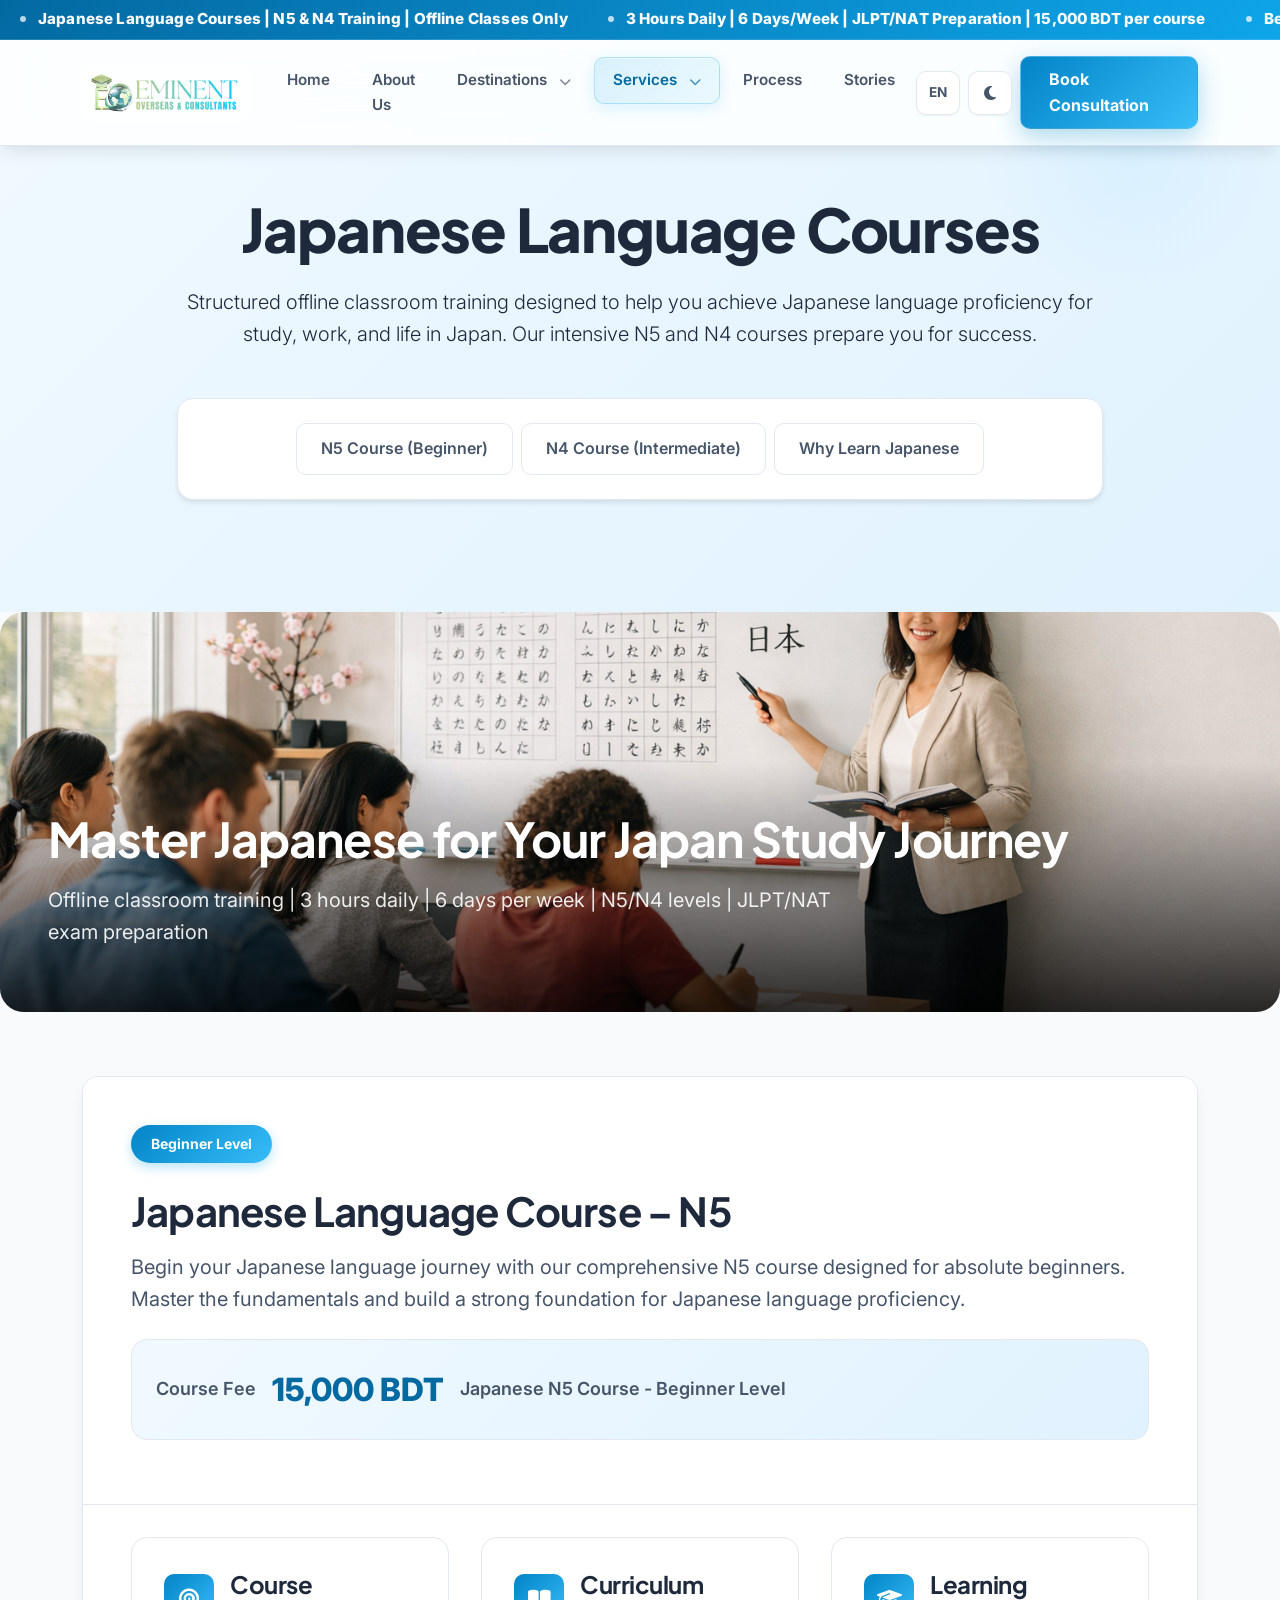
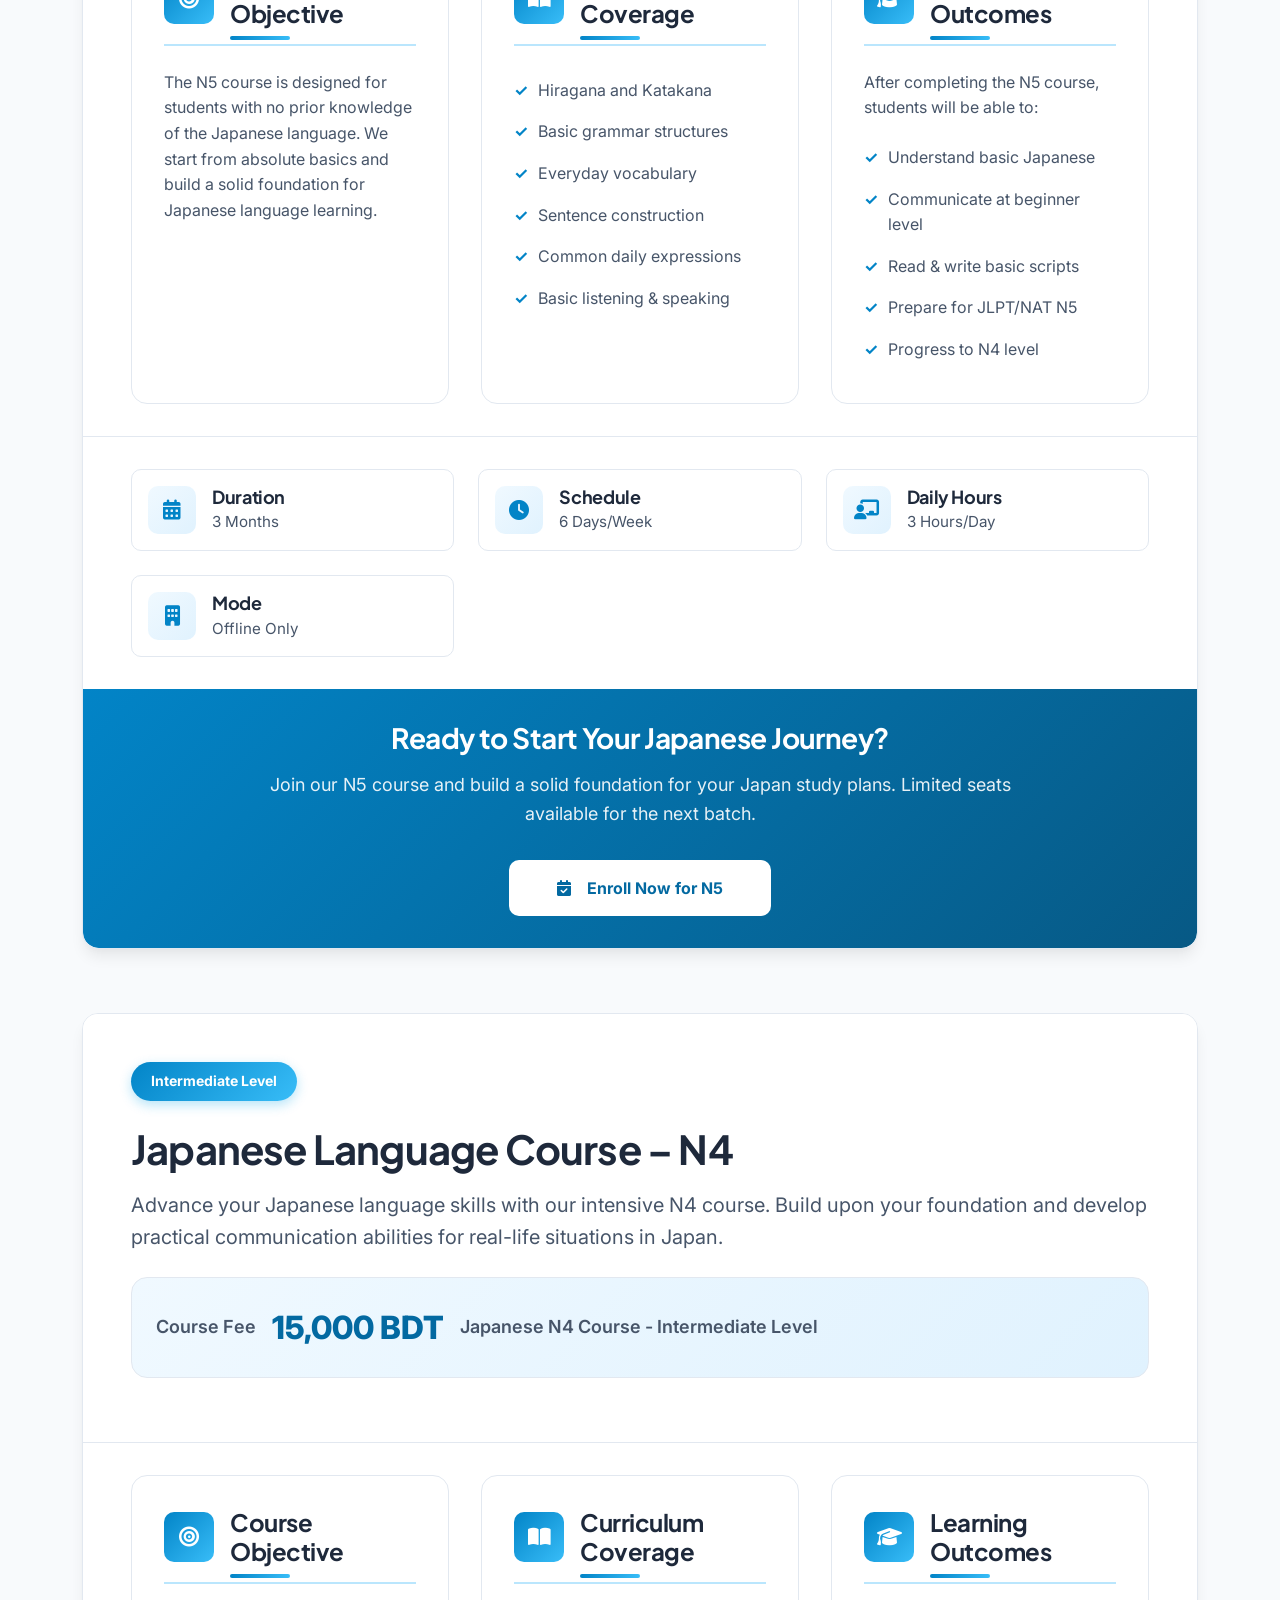
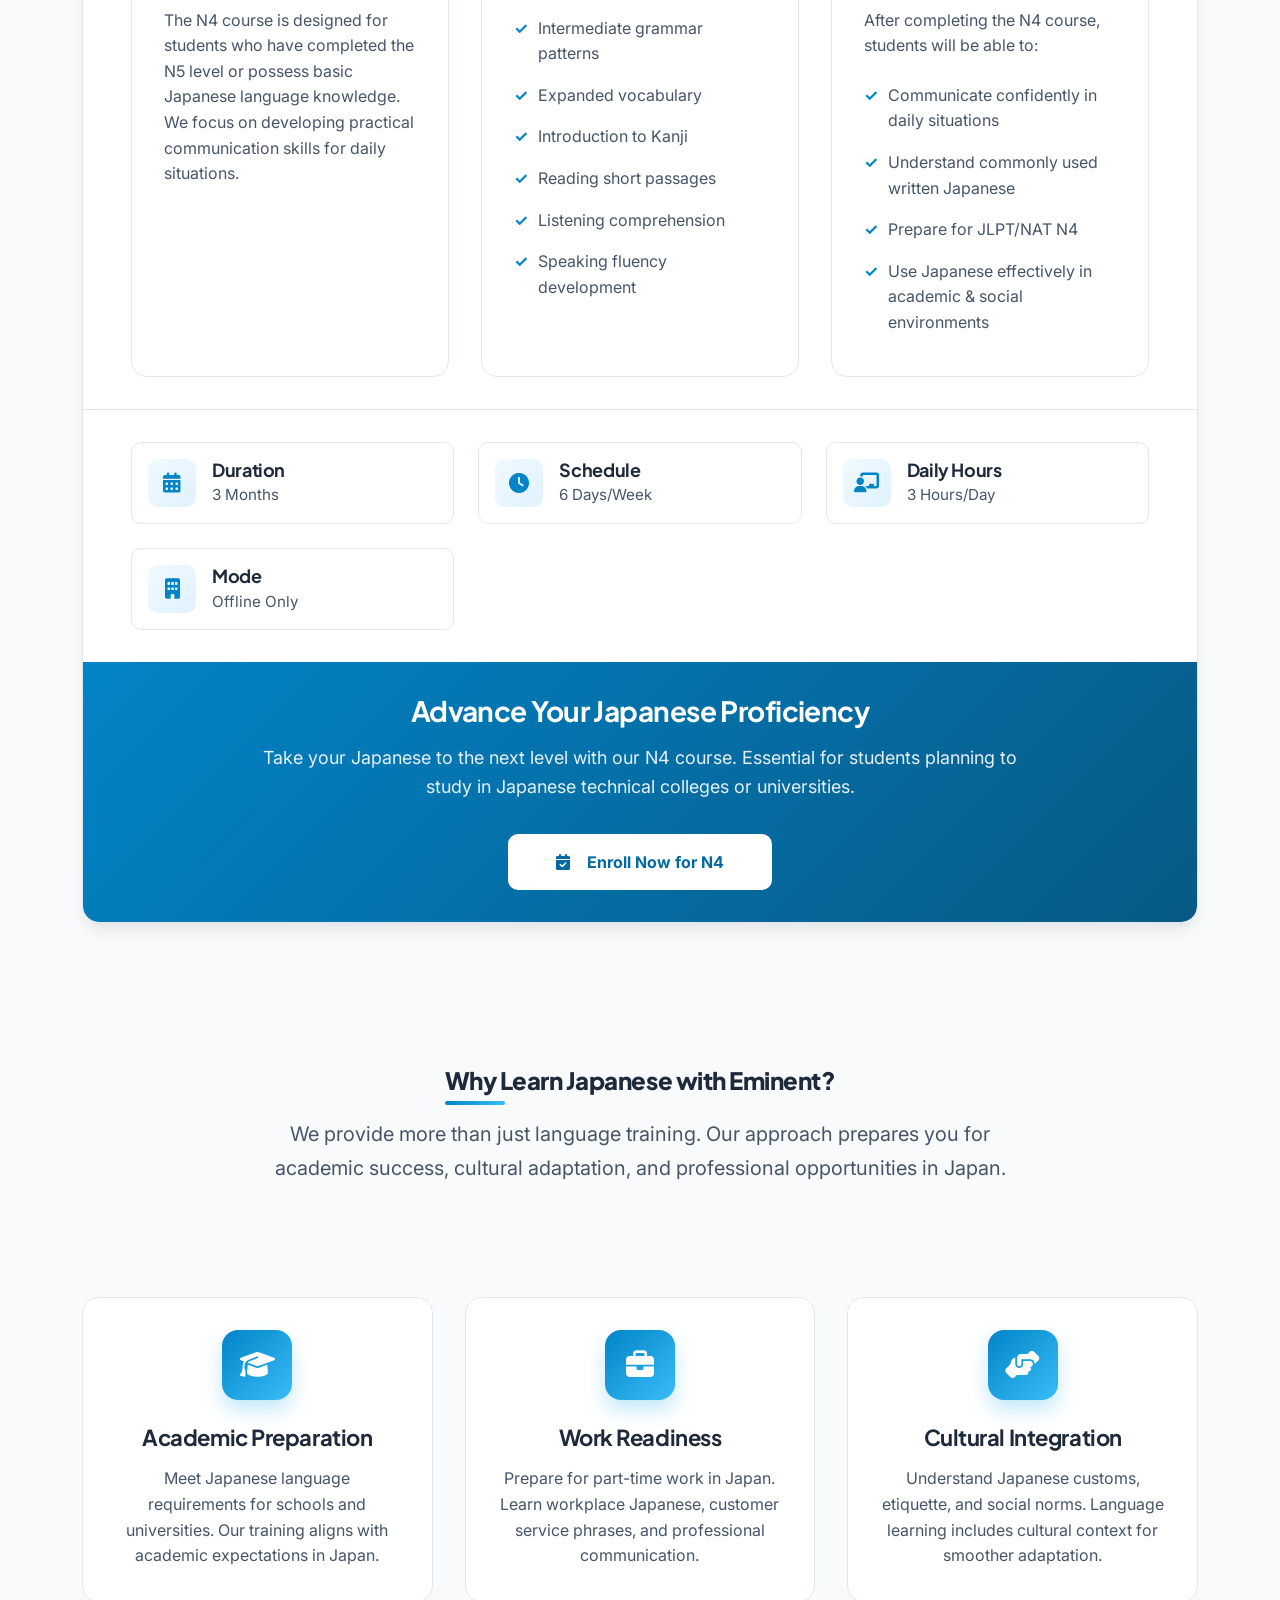
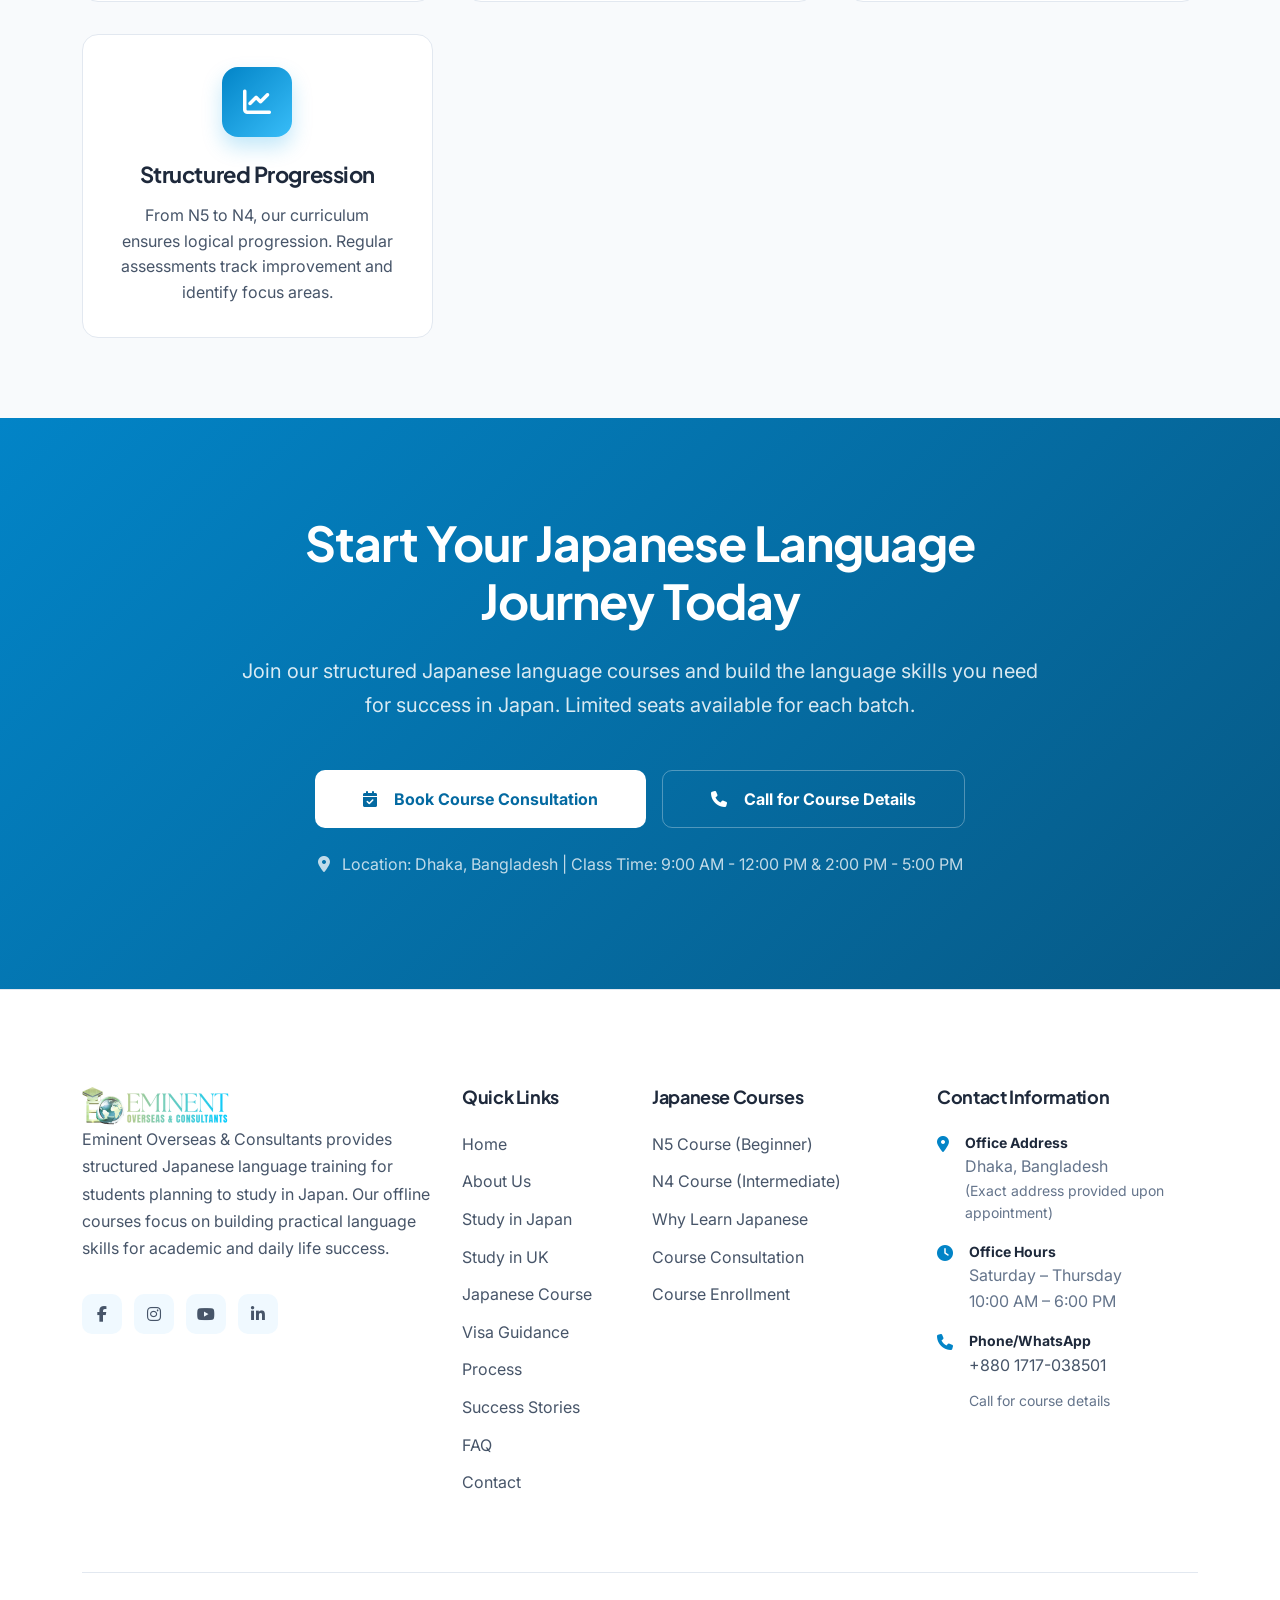
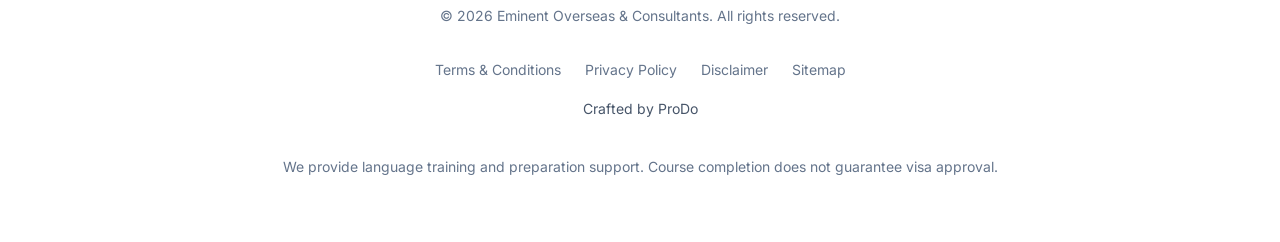
<file: japanese-course.html>
<!doctype html>
<html lang="en" data-theme="light">
<head>
  <meta charset="utf-8" />
  <meta name="viewport" content="width=device-width, initial-scale=1" />
  <title data-en="Japanese Language Courses - Eminent Overseas & Consultants" data-ja="日本語コース - エミネント海外留学コンサルタント">Japanese Language Courses - Eminent Overseas & Consultants</title>
  <meta name="description" content="Structured offline Japanese language training (N5/N4) for Japan study. 3 hours daily, 6 days/week. Build language proficiency for academic success in Japan." />
  <meta name="theme-color" content="#0ea5e9" />
  
  <!-- Open Graph / Social Media Meta Tags -->
  <meta property="og:title" content="Japanese Language Courses - Eminent Overseas & Consultants">
  <meta property="og:description" content="Offline Japanese N5/N4 courses for Japan study preparation. Intensive training for academic success.">
  <meta property="og:image" content="https://eminentoverseas.uk/images/hero-banner-1.jpg">
  <meta property="og:url" content="https://eminentoverseas.uk/japanese-course.html">
  <meta property="og:type" content="website">
  
  <!-- Twitter Card -->
  <meta name="twitter:card" content="summary_large_image">
  <meta name="twitter:title" content="Japanese Language Courses">
  <meta name="twitter:description" content="Intensive offline Japanese training for Japan study">
  <meta name="twitter:image" content="https://eminentoverseas.uk/images/hero-banner-1.jpg">

  <!-- Favicon -->
  <link rel="icon" type="image/png" href="favicon.png" />
  <link rel="apple-touch-icon" href="favicon.png" />

  <!-- Fonts & Icons -->
  <link href="https://fonts.googleapis.com/css2?family=Inter:wght@300;400;500;600;700;800;900&family=Plus+Jakarta+Sans:wght@400;500;600;700;800&display=swap" rel="stylesheet">
  <link rel="stylesheet" href="https://cdnjs.cloudflare.com/ajax/libs/font-awesome/6.4.0/css/all.min.css">
  <link href="https://cdn.jsdelivr.net/npm/bootstrap@5.3.3/dist/css/bootstrap.min.css" rel="stylesheet">
  <link rel="stylesheet" href="https://cdn.jsdelivr.net/npm/bootstrap-icons@1.11.1/font/bootstrap-icons.css">
  
  <!-- Custom CSS -->
  <link rel="stylesheet" href="css/style.css">
  <!-- Page Specific CSS -->
  <style>
    /* ========================
       JAPANESE COURSE PAGE SPECIFIC STYLES
       ======================== */
    
    /* Page Header */
    .page-header {
      padding-top: calc(var(--marquee-height) + var(--navbar-height) + 4rem);
      padding-bottom: 4rem;
      background: linear-gradient(135deg, var(--primary-50) 0%, var(--primary-100) 100%);
      position: relative;
      overflow: hidden;
    }
    
    [data-theme="dark"] .page-header {
      background: linear-gradient(135deg, rgba(14, 165, 233, 0.1) 0%, rgba(14, 165, 233, 0.05) 100%);
    }
    
    .page-header::before {
      content: '';
      position: absolute;
      top: 0;
      right: 0;
      width: 300px;
      height: 300px;
      background: radial-gradient(circle, var(--primary-200) 0%, transparent 70%);
      opacity: 0.3;
      border-radius: 50%;
    }
    
    [data-theme="dark"] .page-header::before {
      background: radial-gradient(circle, rgba(56, 189, 248, 0.2) 0%, transparent 70%);
    }
    
    .page-header-content {
      position: relative;
      z-index: 2;
    }
    
    /* Course Categories */
    .course-category-nav {
      background: var(--bg-surface);
      border-radius: var(--radius-lg);
      padding: 1.5rem;
      margin-bottom: 3rem;
      box-shadow: var(--shadow-md);
      border: 1px solid var(--border-color);
    }
    
    .category-list {
      display: flex;
      gap: 0.5rem;
      flex-wrap: wrap;
      justify-content: center;
    }
    
    .category-item {
      background: var(--bg-card);
      border: 1px solid var(--border-color);
      border-radius: var(--radius-md);
      padding: 0.75rem 1.5rem;
      color: var(--text-secondary);
      text-decoration: none;
      font-weight: 600;
      transition: var(--transition-base);
      white-space: nowrap;
    }
    
    .category-item:hover {
      background: var(--primary-50);
      color: var(--primary-700);
      border-color: var(--primary-300);
      transform: translateY(-2px);
    }
    
    [data-theme="dark"] .category-item:hover {
      background: rgba(14, 165, 233, 0.1);
    }
    
    .category-item.active {
      background: linear-gradient(135deg, var(--primary-600), var(--primary-400));
      color: white;
      border-color: transparent;
      box-shadow: 0 4px 12px rgba(14, 165, 233, 0.25);
    }
    
    /* Course Hero Banner */
    .course-hero-banner {
      position: relative;
      border-radius: var(--radius-xl);
      overflow: hidden;
      margin-bottom: 4rem;
      height: 400px;
    }
    
    .course-hero-image {
      width: 100%;
      height: 100%;
      object-fit: cover;
      transition: transform 0.5s ease;
    }
    
    .course-hero-content {
      position: absolute;
      bottom: 0;
      left: 0;
      right: 0;
      padding: 3rem;
      background: linear-gradient(to top, rgba(0, 0, 0, 0.8) 0%, transparent 100%);
      color: white;
    }
    
    .course-hero-content h1 {
      font-size: 3rem;
      margin-bottom: 1rem;
      color: white;
    }
    
    .course-hero-content p {
      font-size: 1.25rem;
      opacity: 0.9;
      max-width: 800px;
      line-height: 1.6;
    }
    
    /* Detailed Course Cards */
    .detailed-course-card {
      background: var(--bg-card);
      border: 1px solid var(--border-color);
      border-radius: var(--radius-lg);
      overflow: hidden;
      margin-bottom: 4rem;
      box-shadow: var(--shadow-lg);
      transition: var(--transition-base);
    }
    
    .detailed-course-card:hover {
      box-shadow: var(--shadow-xl);
      transform: translateY(-4px);
    }
    
    .course-badge {
      display: inline-block;
      padding: 0.5rem 1.25rem;
      background: linear-gradient(135deg, var(--primary-600), var(--primary-400));
      color: white;
      border-radius: 999px;
      font-weight: 700;
      font-size: 0.875rem;
      margin-bottom: 1.5rem;
      box-shadow: 0 4px 12px rgba(14, 165, 233, 0.3);
    }
    
    .course-header {
      padding: 3rem 3rem 2rem;
      background: var(--bg-surface);
      border-bottom: 1px solid var(--border-color);
    }
    
    .course-header h2 {
      font-size: 2.5rem;
      margin-bottom: 1rem;
      color: var(--text-primary);
    }
    
    .course-subtitle {
      font-size: 1.25rem;
      color: var(--text-secondary);
      line-height: 1.6;
      margin-bottom: 1.5rem;
    }
    
    /* Course Pricing */
    .course-pricing {
      display: flex;
      align-items: center;
      gap: 1rem;
      margin-bottom: 2rem;
      padding: 1.5rem;
      background: linear-gradient(135deg, var(--primary-50), var(--primary-100));
      border-radius: var(--radius-lg);
      border: 1px solid var(--border-color);
    }
    
    [data-theme="dark"] .course-pricing {
      background: rgba(14, 165, 233, 0.1);
    }
    
    .course-fee {
      font-size: 2rem;
      font-weight: 800;
      color: var(--primary-700);
    }
    
    .course-label {
      font-size: 1.125rem;
      color: var(--text-secondary);
      font-weight: 600;
    }
    
    /* Course Details Grid */
    .course-details-grid {
      display: grid;
      grid-template-columns: repeat(auto-fit, minmax(300px, 1fr));
      gap: 2rem;
      padding: 2rem 3rem;
    }
    
    .course-section {
      background: var(--bg-surface);
      border: 1px solid var(--border-color);
      border-radius: var(--radius-lg);
      padding: 2rem;
      transition: var(--transition-base);
    }
    
    .course-section:hover {
      border-color: var(--primary-300);
      transform: translateY(-4px);
    }
    
    .section-header {
      display: flex;
      align-items: center;
      gap: 1rem;
      margin-bottom: 1.5rem;
      padding-bottom: 1rem;
      border-bottom: 2px solid var(--primary-200);
    }
    
    .section-icon {
      width: 50px;
      height: 50px;
      border-radius: var(--radius-md);
      background: linear-gradient(135deg, var(--primary-600), var(--primary-400));
      display: flex;
      align-items: center;
      justify-content: center;
      color: white;
      font-size: 1.25rem;
      flex-shrink: 0;
    }
    
    .section-title {
      font-size: 1.5rem;
      color: var(--text-primary);
      margin: 0;
    }
    
    .section-content {
      color: var(--text-secondary);
      line-height: 1.6;
    }
    
    .feature-list, .outcome-list {
      list-style: none;
      padding: 0;
      margin: 0;
    }
    
    .feature-list li, .outcome-list li {
      padding: 0.5rem 0;
      color: var(--text-secondary);
      position: relative;
      padding-left: 1.5rem;
    }
    
    .feature-list li:before, .outcome-list li:before {
      content: '✓';
      position: absolute;
      left: 0;
      color: var(--primary-600);
      font-weight: bold;
    }
    
    /* Course Features Grid */
    .course-features-grid {
      display: grid;
      grid-template-columns: repeat(auto-fit, minmax(250px, 1fr));
      gap: 1.5rem;
      padding: 2rem 3rem;
      border-top: 1px solid var(--border-color);
    }
    
    .course-feature-item {
      display: flex;
      align-items: center;
      gap: 1rem;
      padding: 1rem;
      background: var(--bg-surface);
      border-radius: var(--radius-md);
      border: 1px solid var(--border-color);
      transition: var(--transition-base);
    }
    
    .course-feature-item:hover {
      border-color: var(--primary-300);
      transform: translateY(-2px);
    }
    
    .course-feature-icon {
      width: 48px;
      height: 48px;
      border-radius: var(--radius-md);
      background: linear-gradient(135deg, var(--primary-50), var(--primary-100));
      display: flex;
      align-items: center;
      justify-content: center;
      color: var(--primary-600);
      flex-shrink: 0;
      font-size: 1.25rem;
    }
    
    [data-theme="dark"] .course-feature-icon {
      background: rgba(14, 165, 233, 0.15);
    }
    
    .course-feature-content h4 {
      font-size: 1.125rem;
      margin-bottom: 0.25rem;
      color: var(--text-primary);
    }
    
    .course-feature-content p {
      color: var(--text-secondary);
      font-size: 0.95rem;
      line-height: 1.5;
      margin: 0;
    }
    
    /* Call to Action */
    .course-cta {
      padding: 2rem 3rem;
      background: linear-gradient(135deg, var(--primary-600), var(--primary-800));
      color: white;
      text-align: center;
      border-radius: 0 0 var(--radius-lg) var(--radius-lg);
    }
    
    .course-cta h3 {
      font-size: 1.75rem;
      margin-bottom: 1rem;
      color: white;
    }
    
    .course-cta p {
      font-size: 1.125rem;
      opacity: 0.9;
      margin-bottom: 2rem;
      max-width: 800px;
      margin-left: auto;
      margin-right: auto;
    }
    
    /* Why Learn Section */
    .why-learn-section {
      padding: 5rem 0;
      background: var(--bg-primary);
    }
    
    [data-theme="dark"] .why-learn-section {
      background: linear-gradient(135deg, var(--bg-primary) 0%, var(--bg-secondary) 100%);
    }
    
    .reason-grid {
      display: grid;
      grid-template-columns: repeat(auto-fit, minmax(280px, 1fr));
      gap: 2rem;
      margin-top: 3rem;
    }
    
    .reason-item {
      background: var(--bg-card);
      border: 1px solid var(--border-color);
      border-radius: var(--radius-lg);
      padding: 2rem;
      text-align: center;
      transition: var(--transition-base);
    }
    
    .reason-item:hover {
      transform: translateY(-8px);
      box-shadow: var(--shadow-lg);
    }
    
    .reason-icon {
      width: 70px;
      height: 70px;
      border-radius: var(--radius-lg);
      background: linear-gradient(135deg, var(--primary-600), var(--primary-400));
      display: flex;
      align-items: center;
      justify-content: center;
      color: white;
      font-size: 1.75rem;
      margin: 0 auto 1.5rem;
      box-shadow: 0 10px 20px rgba(14, 165, 233, 0.25);
    }
    
    .reason-item h4 {
      font-size: 1.375rem;
      margin-bottom: 1rem;
      color: var(--text-primary);
    }
    
    .reason-item p {
      color: var(--text-secondary);
      line-height: 1.6;
      margin: 0;
    }
    
    /* Responsive Adjustments */
    @media (max-width: 992px) {
      .course-hero-banner {
        height: 350px;
      }
      
      .course-hero-content {
        padding: 2rem;
      }
      
      .course-hero-content h1 {
        font-size: 2.5rem;
      }
      
      .course-header,
      .course-details-grid,
      .course-features-grid,
      .course-cta {
        padding: 2rem;
      }
    }
    
    @media (max-width: 768px) {
      .page-header {
        padding-top: calc(var(--marquee-height) + var(--navbar-height) + 3rem);
        padding-bottom: 3rem;
      }
      
      .course-hero-banner {
        height: 300px;
        margin-bottom: 3rem;
      }
      
      .course-hero-content h1 {
        font-size: 2rem;
      }
      
      .course-hero-content p {
        font-size: 1.125rem;
      }
      
      .course-header h2 {
        font-size: 2rem;
      }
      
      .course-subtitle {
        font-size: 1.125rem;
      }
      
      .category-list {
        justify-content: flex-start;
        overflow-x: auto;
        padding-bottom: 0.5rem;
      }
      
      .category-item {
        white-space: nowrap;
      }
      
      .course-details-grid {
        grid-template-columns: 1fr;
      }
      
      .course-fee {
        font-size: 1.75rem;
      }
    }
    
    @media (max-width: 576px) {
      .course-hero-banner {
        height: 250px;
      }
      
      .course-hero-content {
        padding: 1.5rem;
      }
      
      .course-hero-content h1 {
        font-size: 1.75rem;
      }
      
      .course-hero-content p {
        font-size: 1rem;
      }
      
      .course-header,
      .course-details-grid,
      .course-features-grid,
      .course-cta {
        padding: 1.5rem;
      }
      
      .course-header h2 {
        font-size: 1.75rem;
      }
      
      .course-features-grid {
        grid-template-columns: 1fr;
      }
      
      .course-pricing {
        flex-direction: column;
        text-align: center;
        gap: 0.5rem;
      }
    }
  </style>
</head>

<body>
  <!-- Top Running Marquee - FIXED -->
  <div class="top-marquee" aria-label="Eminent Overseas Announcement">
    <a href="contact.php" title="Start Your Study Abroad Journey">
      <div class="marquee-container">
        <div class="marquee-track">
          <!-- Content will be populated by JavaScript -->
        </div>
      </div>
    </a>
  </div>

  <!-- Navigation -->
  <nav class="navbar navbar-expand-lg">
    <div class="container">
      <a class="navbar-brand" href="index.html" aria-label="Eminent Overseas Home">
        <img src="logo.png" alt="Eminent Overseas & Consultants Logo" class="brand-logo-img" loading="lazy" />
      </a>

      <div class="mobile-controls d-lg-none">
        <button class="lang-toggle lang-toggle-mobile" id="langToggleMobile" type="button" aria-label="Toggle language">
          EN
        </button>
        <button class="theme-toggle theme-toggle-mobile" id="themeToggleMobile" type="button" aria-label="Toggle theme">
          <i class="fas fa-moon"></i>
        </button>
        <button class="navbar-toggler" type="button" data-bs-toggle="collapse" data-bs-target="#navbarNav" aria-label="Open menu" aria-expanded="false" aria-controls="navbarNav">
          <i class="fas fa-bars"></i>
        </button>
      </div>

      <div class="collapse navbar-collapse" id="navbarNav">
        <ul class="navbar-nav mx-auto">
          <!-- Home -->
          <li class="nav-item"><a class="nav-link" href="index.html" data-en="Home" data-ja="ホーム">Home</a></li>
          
          <!-- About Us -->
          <li class="nav-item"><a class="nav-link" href="about.html" data-en="About Us" data-ja="会社概要">About Us</a></li>
          
          <!-- Destinations Dropdown -->
          <li class="nav-item dropdown">
            <a class="nav-link dropdown-toggle" href="#" role="button" data-bs-toggle="dropdown" aria-expanded="false">
              <span data-en="Destinations" data-ja="留学先">Destinations</span>
            </a>
            <ul class="dropdown-menu">
              <li><a class="dropdown-item" href="study-japan.html" data-en="Study in Japan" data-ja="日本留学">Study in Japan</a></li>
              <li><a class="dropdown-item" href="study-uk.html" data-en="Study in UK" data-ja="英国留学">Study in UK</a></li>
            </ul>
          </li>
          
          <!-- Services Dropdown -->
          <li class="nav-item dropdown">
            <a class="nav-link dropdown-toggle active" href="#" role="button" data-bs-toggle="dropdown" aria-expanded="false">
              <span data-en="Services" data-ja="サービス">Services</span>
            </a>
            <ul class="dropdown-menu">
              <li><a class="dropdown-item active" href="japanese-course.html" data-en="Japanese Course" data-ja="日本語コース">Japanese Course</a></li>
              <li><a class="dropdown-item" href="visa-guidance.html" data-en="Visa Guidance" data-ja="ビザサポート">Visa Guidance</a></li>
            </ul>
          </li>
          
          <!-- Process -->
          <li class="nav-item"><a class="nav-link" href="process.html" data-en="Process" data-ja="プロセス">Process</a></li>
          
          <!-- Stories -->
          <li class="nav-item"><a class="nav-link" href="success-stories.html" data-en="Stories" data-ja="成功事例">Stories</a></li>
          
          <!-- Contact (will show as Book Consultation button on desktop) -->
          <li class="nav-item d-lg-none"><a class="nav-link" href="contact.php" data-en="Contact" data-ja="お問い合わせ">Contact</a></li>
        </ul>

        <div class="d-flex align-items-center gap-2 d-none d-lg-flex">
          <button class="lang-toggle" id="langToggleDesktop" type="button" aria-label="Toggle language">
            EN
          </button>
          <button class="theme-toggle" id="themeToggleDesktop" type="button" aria-label="Toggle theme">
            <i class="fas fa-moon"></i>
          </button>
          <!-- Contact now shows as Book Consultation button on desktop -->
          <a href="contact.php" class="nav-highlight" data-en="Book Consultation" data-ja="相談を予約">Book Consultation</a>
        </div>
      </div>
    </div>
  </nav>

  <!-- Page Header -->
  <section class="page-header" id="page-header">
    <div class="container">
      <div class="row">
        <div class="col-lg-10 mx-auto text-center">
          <div class="page-header-content animate-on-scroll">
            <h1 class="display-2 mb-4 animate-on-scroll" data-en="Japanese Language Courses" data-ja="日本語教育コース">Japanese Language Courses</h1>
            <p class="lead mb-5 animate-on-scroll" style="transition-delay: 120ms;"
               data-en="Structured offline classroom training designed to help you achieve Japanese language proficiency for study, work, and life in Japan. Our intensive N5 and N4 courses prepare you for success."
               data-ja="日本での勉強、仕事、生活のために日本語能力を達成するために設計された体系的な対面教室トレーニング。当社の集中N5・N4コースは成功への準備を整えます。">
              Structured offline classroom training designed to help you achieve Japanese language proficiency for study, work, and life in Japan. Our intensive N5 and N4 courses prepare you for success.
            </p>
            
            <!-- Course Category Navigation -->
            <div class="course-category-nav animate-on-scroll" style="transition-delay: 240ms;">
              <div class="category-list">
                <a href="#n5-course" class="category-item active" data-en="N5 Course (Beginner)" data-ja="N5コース（初心者）">N5 Course (Beginner)</a>
                <a href="#n4-course" class="category-item" data-en="N4 Course (Intermediate)" data-ja="N4コース（中級）">N4 Course (Intermediate)</a>
                <a href="#why-learn" class="category-item" data-en="Why Learn Japanese" data-ja="日本語を学ぶ理由">Why Learn Japanese</a>
              </div>
            </div>
          </div>
        </div>
      </div>
    </div>
  </section>

  <!-- Course Hero Banner -->
  <section class="course-hero-banner animate-on-scroll">
    <img src="images/japanese-course-banner.jpg" alt="Japanese language classroom training at Eminent Overseas" class="course-hero-image" loading="lazy">
    <div class="course-hero-content">
      <h1 data-en="Master Japanese for Your Japan Study Journey" data-ja="日本留学の旅のために日本語をマスター">Master Japanese for Your Japan Study Journey</h1>
      <p data-en="Offline classroom training | 3 hours daily | 6 days per week | N5/N4 levels | JLPT/NAT exam preparation"
         data-ja="対面教室トレーニング | 毎日3時間 | 週6日 | N5/N4レベル | JLPT/NAT試験対策">
        Offline classroom training | 3 hours daily | 6 days per week | N5/N4 levels | JLPT/NAT exam preparation
      </p>
    </div>
  </section>

  <!-- N5 Course -->
  <section class="detailed-course-section" id="n5-course">
    <div class="container">
      <div class="detailed-course-card animate-on-scroll">
        <div class="course-header">
          <span class="course-badge" data-en="Beginner Level" data-ja="初心者レベル">Beginner Level</span>
          <h2 data-en="Japanese Language Course – N5" data-ja="日本語コース – N5">Japanese Language Course – N5</h2>
          <p class="course-subtitle" 
             data-en="Begin your Japanese language journey with our comprehensive N5 course designed for absolute beginners. Master the fundamentals and build a strong foundation for Japanese language proficiency."
             data-ja="完全な初心者向けに設計された包括的なN5コースで日本語の旅を始めましょう。基礎をマスターし、日本語能力の強固な基盤を築きます。">
            Begin your Japanese language journey with our comprehensive N5 course designed for absolute beginners. Master the fundamentals and build a strong foundation for Japanese language proficiency.
          </p>
          
          <!-- Course Pricing -->
          <div class="course-pricing">
            <div class="course-label" data-en="Course Fee" data-ja="コース料金">Course Fee</div>
            <div class="course-fee">15,000 BDT</div>
            <div class="course-label" data-en="Japanese N5 Course - Beginner Level" data-ja="日本語N5コース - 初心者レベル">Japanese N5 Course - Beginner Level</div>
          </div>
        </div>
        
        <!-- Course Details Grid -->
        <div class="course-details-grid">
          <!-- Course Objective -->
          <div class="course-section">
            <div class="section-header">
              <div class="section-icon">
                <i class="fas fa-bullseye"></i>
              </div>
              <h3 class="section-title" data-en="Course Objective" data-ja="コース目標">Course Objective</h3>
            </div>
            <div class="section-content">
              <p data-en="The N5 course is designed for students with no prior knowledge of the Japanese language. We start from absolute basics and build a solid foundation for Japanese language learning."
                 data-ja="N5コースは事前の日本語知識を持たない学生向けに設計されています。絶対的な基礎から始め、日本語学習の強固な基盤を構築します。">
                The N5 course is designed for students with no prior knowledge of the Japanese language. We start from absolute basics and build a solid foundation for Japanese language learning.
              </p>
            </div>
          </div>
          
          <!-- Curriculum Coverage -->
          <div class="course-section">
            <div class="section-header">
              <div class="section-icon">
                <i class="fas fa-book-open"></i>
              </div>
              <h3 class="section-title" data-en="Curriculum Coverage" data-ja="カリキュラム内容">Curriculum Coverage</h3>
            </div>
            <div class="section-content">
              <ul class="feature-list">
                <li data-en="Hiragana and Katakana" data-ja="ひらがなとカタカナ">Hiragana and Katakana</li>
                <li data-en="Basic grammar structures" data-ja="基本文法構造">Basic grammar structures</li>
                <li data-en="Everyday vocabulary" data-ja="日常語彙">Everyday vocabulary</li>
                <li data-en="Sentence construction" data-ja="文構築">Sentence construction</li>
                <li data-en="Common daily expressions" data-ja="一般的な日常表現">Common daily expressions</li>
                <li data-en="Basic listening & speaking" data-ja="基本リスニング＆スピーキング">Basic listening & speaking</li>
              </ul>
            </div>
          </div>
          
          <!-- Learning Outcomes -->
          <div class="course-section">
            <div class="section-header">
              <div class="section-icon">
                <i class="fas fa-graduation-cap"></i>
              </div>
              <h3 class="section-title" data-en="Learning Outcomes" data-ja="学習成果">Learning Outcomes</h3>
            </div>
            <div class="section-content">
              <p data-en="After completing the N5 course, students will be able to:" data-ja="N5コース修了後、学生は以下のことができるようになります：">
                After completing the N5 course, students will be able to:
              </p>
              <ul class="outcome-list">
                <li data-en="Understand basic Japanese" data-ja="基本的な日本語を理解する">Understand basic Japanese</li>
                <li data-en="Communicate at beginner level" data-ja="初心者レベルでコミュニケーションする">Communicate at beginner level</li>
                <li data-en="Read & write basic scripts" data-ja="基本的な文字を読み書きする">Read & write basic scripts</li>
                <li data-en="Prepare for JLPT/NAT N5" data-ja="JLPT/NAT N5の準備をする">Prepare for JLPT/NAT N5</li>
                <li data-en="Progress to N4 level" data-ja="N4レベルに進む">Progress to N4 level</li>
              </ul>
            </div>
          </div>
        </div>
        
        <!-- Course Features -->
        <div class="course-features-grid">
          <div class="course-feature-item">
            <div class="course-feature-icon">
              <i class="fas fa-calendar-alt"></i>
            </div>
            <div class="course-feature-content">
              <h4 data-en="Duration" data-ja="期間">Duration</h4>
              <p data-en="3 Months" data-ja="3ヶ月">3 Months</p>
            </div>
          </div>
          
          <div class="course-feature-item">
            <div class="course-feature-icon">
              <i class="fas fa-clock"></i>
            </div>
            <div class="course-feature-content">
              <h4 data-en="Schedule" data-ja="スケジュール">Schedule</h4>
              <p data-en="6 Days/Week" data-ja="週6日">6 Days/Week</p>
            </div>
          </div>
          
          <div class="course-feature-item">
            <div class="course-feature-icon">
              <i class="fas fa-chalkboard-teacher"></i>
            </div>
            <div class="course-feature-content">
              <h4 data-en="Daily Hours" data-ja="日次時間">Daily Hours</h4>
              <p data-en="3 Hours/Day" data-ja="1日3時間">3 Hours/Day</p>
            </div>
          </div>
          
          <div class="course-feature-item">
            <div class="course-feature-icon">
              <i class="fas fa-building"></i>
            </div>
            <div class="course-feature-content">
              <h4 data-en="Mode" data-ja="形式">Mode</h4>
              <p data-en="Offline Only" data-ja="対面のみ">Offline Only</p>
            </div>
          </div>
        </div>
        
        <!-- CTA for N5 -->
        <div class="course-cta">
          <h3 data-en="Ready to Start Your Japanese Journey?" data-ja="日本語の旅を始める準備はできていますか？">Ready to Start Your Japanese Journey?</h3>
          <p data-en="Join our N5 course and build a solid foundation for your Japan study plans. Limited seats available for the next batch."
             data-ja="N5コースに参加して、日本留学計画のための強固な基礎を築きましょう。次期バッチの座席は限られています。">
            Join our N5 course and build a solid foundation for your Japan study plans. Limited seats available for the next batch.
          </p>
          <a href="contact.php" class="btn btn-light px-5 py-3">
            <i class="fas fa-calendar-check me-2"></i> <span data-en="Enroll Now for N5" data-ja="N5に今すぐ登録">Enroll Now for N5</span>
          </a>
        </div>
      </div>
    </div>
  </section>

  <!-- N4 Course -->
  <section class="detailed-course-section" id="n4-course">
    <div class="container">
      <div class="detailed-course-card animate-on-scroll" style="transition-delay: 120ms;">
        <div class="course-header">
          <span class="course-badge" data-en="Intermediate Level" data-ja="中級レベル">Intermediate Level</span>
          <h2 data-en="Japanese Language Course – N4" data-ja="日本語コース – N4">Japanese Language Course – N4</h2>
          <p class="course-subtitle" 
             data-en="Advance your Japanese language skills with our intensive N4 course. Build upon your foundation and develop practical communication abilities for real-life situations in Japan."
             data-ja="集中N4コースで日本語スキルを向上させましょう。基礎を築き、日本の実生活状況のための実践的コミュニケーション能力を開発します。">
            Advance your Japanese language skills with our intensive N4 course. Build upon your foundation and develop practical communication abilities for real-life situations in Japan.
          </p>
          
          <!-- Course Pricing -->
          <div class="course-pricing">
            <div class="course-label" data-en="Course Fee" data-ja="コース料金">Course Fee</div>
            <div class="course-fee">15,000 BDT</div>
            <div class="course-label" data-en="Japanese N4 Course - Intermediate Level" data-ja="日本語N4コース - 中級レベル">Japanese N4 Course - Intermediate Level</div>
          </div>
        </div>
        
        <!-- Course Details Grid -->
        <div class="course-details-grid">
          <!-- Course Objective -->
          <div class="course-section">
            <div class="section-header">
              <div class="section-icon">
                <i class="fas fa-bullseye"></i>
              </div>
              <h3 class="section-title" data-en="Course Objective" data-ja="コース目標">Course Objective</h3>
            </div>
            <div class="section-content">
              <p data-en="The N4 course is designed for students who have completed the N5 level or possess basic Japanese language knowledge. We focus on developing practical communication skills for daily situations."
                 data-ja="N4コースはN5レベルを修了したか基本的な日本語知識を持つ学生向けに設計されています。日常状況のための実践的コミュニケーションスキルの開発に焦点を当てます。">
                The N4 course is designed for students who have completed the N5 level or possess basic Japanese language knowledge. We focus on developing practical communication skills for daily situations.
              </p>
            </div>
          </div>
          
          <!-- Curriculum Coverage -->
          <div class="course-section">
            <div class="section-header">
              <div class="section-icon">
                <i class="fas fa-book-open"></i>
              </div>
              <h3 class="section-title" data-en="Curriculum Coverage" data-ja="カリキュラム内容">Curriculum Coverage</h3>
            </div>
            <div class="section-content">
              <ul class="feature-list">
                <li data-en="Intermediate grammar patterns" data-ja="中級文法パターン">Intermediate grammar patterns</li>
                <li data-en="Expanded vocabulary" data-ja="拡張語彙">Expanded vocabulary</li>
                <li data-en="Introduction to Kanji" data-ja="漢字入門">Introduction to Kanji</li>
                <li data-en="Reading short passages" data-ja="短い文章読解">Reading short passages</li>
                <li data-en="Listening comprehension" data-ja="リスニング理解">Listening comprehension</li>
                <li data-en="Speaking fluency development" data-ja="スピーキング流暢性開発">Speaking fluency development</li>
              </ul>
            </div>
          </div>
          
          <!-- Learning Outcomes -->
          <div class="course-section">
            <div class="section-header">
              <div class="section-icon">
                <i class="fas fa-graduation-cap"></i>
              </div>
              <h3 class="section-title" data-en="Learning Outcomes" data-ja="学習成果">Learning Outcomes</h3>
            </div>
            <div class="section-content">
              <p data-en="After completing the N4 course, students will be able to:" data-ja="N4コース修了後、学生は以下のことができるようになります：">
                After completing the N4 course, students will be able to:
              </p>
              <ul class="outcome-list">
                <li data-en="Communicate confidently in daily situations" data-ja="日常状況で自信を持ってコミュニケーションする">Communicate confidently in daily situations</li>
                <li data-en="Understand commonly used written Japanese" data-ja="一般的に使用される日本語の文章を理解する">Understand commonly used written Japanese</li>
                <li data-en="Prepare for JLPT/NAT N4" data-ja="JLPT/NAT N4の準備をする">Prepare for JLPT/NAT N4</li>
                <li data-en="Use Japanese effectively in academic & social environments" data-ja="学術的・社会的環境で効果的に日本語を使用する">Use Japanese effectively in academic & social environments</li>
              </ul>
            </div>
          </div>
        </div>
        
        <!-- Course Features -->
        <div class="course-features-grid">
          <div class="course-feature-item">
            <div class="course-feature-icon">
              <i class="fas fa-calendar-alt"></i>
            </div>
            <div class="course-feature-content">
              <h4 data-en="Duration" data-ja="期間">Duration</h4>
              <p data-en="3 Months" data-ja="3ヶ月">3 Months</p>
            </div>
          </div>
          
          <div class="course-feature-item">
            <div class="course-feature-icon">
              <i class="fas fa-clock"></i>
            </div>
            <div class="course-feature-content">
              <h4 data-en="Schedule" data-ja="スケジュール">Schedule</h4>
              <p data-en="6 Days/Week" data-ja="週6日">6 Days/Week</p>
            </div>
          </div>
          
          <div class="course-feature-item">
            <div class="course-feature-icon">
              <i class="fas fa-chalkboard-teacher"></i>
            </div>
            <div class="course-feature-content">
              <h4 data-en="Daily Hours" data-ja="日次時間">Daily Hours</h4>
              <p data-en="3 Hours/Day" data-ja="1日3時間">3 Hours/Day</p>
            </div>
          </div>
          
          <div class="course-feature-item">
            <div class="course-feature-icon">
              <i class="fas fa-building"></i>
            </div>
            <div class="course-feature-content">
              <h4 data-en="Mode" data-ja="形式">Mode</h4>
              <p data-en="Offline Only" data-ja="対面のみ">Offline Only</p>
            </div>
          </div>
        </div>
        
        <!-- CTA for N4 -->
        <div class="course-cta">
          <h3 data-en="Advance Your Japanese Proficiency" data-ja="日本語能力を向上させましょう">Advance Your Japanese Proficiency</h3>
          <p data-en="Take your Japanese to the next level with our N4 course. Essential for students planning to study in Japanese technical colleges or universities."
             data-ja="N4コースで日本語を次のレベルに進めましょう。日本の専門学校や大学での留学を計画する学生に必須です。">
            Take your Japanese to the next level with our N4 course. Essential for students planning to study in Japanese technical colleges or universities.
          </p>
          <a href="contact.php" class="btn btn-light px-5 py-3">
            <i class="fas fa-calendar-check me-2"></i> <span data-en="Enroll Now for N4" data-ja="N4に今すぐ登録">Enroll Now for N4</span>
          </a>
        </div>
      </div>
    </div>
  </section>

  <!-- Why Learn Japanese Section -->
  <section class="why-learn-section" id="why-learn">
    <div class="container">
      <div class="row mb-5">
        <div class="col-lg-8 mx-auto text-center">
          <h2 class="display-2 mb-4 section-title animate-on-scroll" data-en="Why Learn Japanese with Eminent?" data-ja="エミネントで日本語を学ぶ理由">Why Learn Japanese with Eminent?</h2>
          <p class="section-subtitle animate-on-scroll" style="transition-delay: 120ms;"
             data-en="We provide more than just language training. Our approach prepares you for academic success, cultural adaptation, and professional opportunities in Japan."
             data-ja="当社は単なる語学研修以上のものを提供します。日本の学業成功、文化適応、就労機会に向けた準備を整えるアプローチです。">
            We provide more than just language training. Our approach prepares you for academic success, cultural adaptation, and professional opportunities in Japan.
          </p>
        </div>
      </div>

      <div class="reason-grid">
        <div class="reason-item animate-on-scroll">
          <div class="reason-icon">
            <i class="fas fa-graduation-cap"></i>
          </div>
          <h4 data-en="Academic Preparation" data-ja="学業準備">Academic Preparation</h4>
          <p data-en="Meet Japanese language requirements for schools and universities. Our training aligns with academic expectations in Japan."
             data-ja="日本の学校・大学の語学要件を満たします。当社のトレーニングは日本の学術的期待に沿っています。">
            Meet Japanese language requirements for schools and universities. Our training aligns with academic expectations in Japan.
          </p>
        </div>
        
        <div class="reason-item animate-on-scroll" style="transition-delay: 120ms;">
          <div class="reason-icon">
            <i class="fas fa-briefcase"></i>
          </div>
          <h4 data-en="Work Readiness" data-ja="就労準備">Work Readiness</h4>
          <p data-en="Prepare for part-time work in Japan. Learn workplace Japanese, customer service phrases, and professional communication."
             data-ja="日本のアルバイトに備えます。職場の日本語、接客フレーズ、プロフェッショナルなコミュニケーションを学びます。">
            Prepare for part-time work in Japan. Learn workplace Japanese, customer service phrases, and professional communication.
          </p>
        </div>
        
        <div class="reason-item animate-on-scroll" style="transition-delay: 240ms;">
          <div class="reason-icon">
            <i class="fas fa-hands-helping"></i>
          </div>
          <h4 data-en="Cultural Integration" data-ja="文化統合">Cultural Integration</h4>
          <p data-en="Understand Japanese customs, etiquette, and social norms. Language learning includes cultural context for smoother adaptation."
             data-ja="日本の習慣、礼儀作法、社会的規範を理解します。言語学習には円滑な適応のための文化的文脈が含まれます。">
            Understand Japanese customs, etiquette, and social norms. Language learning includes cultural context for smoother adaptation.
          </p>
        </div>
        
        <div class="reason-item animate-on-scroll" style="transition-delay: 360ms;">
          <div class="reason-icon">
            <i class="fas fa-chart-line"></i>
          </div>
          <h4 data-en="Structured Progression" data-ja="体系的な進歩">Structured Progression</h4>
          <p data-en="From N5 to N4, our curriculum ensures logical progression. Regular assessments track improvement and identify focus areas."
             data-ja="N5からN4まで、当社のカリキュラムは論理的な進歩を保証します。定期的な評価で進捗を追跡し、重点分野を特定します。">
            From N5 to N4, our curriculum ensures logical progression. Regular assessments track improvement and identify focus areas.
          </p>
        </div>
      </div>
    </div>
  </section>

  <!-- Final CTA -->
  <section class="cta" id="contact">
    <div class="container">
      <div class="cta-content animate-on-scroll" style="transition-delay: 480ms;">
        <h2 class="cta-title" data-en="Start Your Japanese Language Journey Today" data-ja="今日から日本語の旅を始めましょう">Start Your Japanese Language Journey Today</h2>
        <p class="cta-subtitle" 
           data-en="Join our structured Japanese language courses and build the language skills you need for success in Japan. Limited seats available for each batch."
           data-ja="体系的な日本語コースに参加して、日本での成功に必要な言語スキルを築きましょう。各バッチの座席は限られています。">
          Join our structured Japanese language courses and build the language skills you need for success in Japan. Limited seats available for each batch.
        </p>

        <div class="cta-buttons">
          <a href="contact.php" class="btn btn-light px-5 py-3">
            <i class="fas fa-calendar-check me-2"></i> <span data-en="Book Course Consultation" data-ja="コース相談を予約">Book Course Consultation</span>
          </a>
          <a href="tel:+880XXXXXXXXXX" class="btn btn-outline-light px-5 py-3">
            <i class="fas fa-phone me-2"></i> <span data-en="Call for Course Details" data-ja="コース詳細についてお電話">Call for Course Details</span>
          </a>
        </div>

        <p class="mt-4 opacity-75">
          <i class="fas fa-map-marker-alt me-2"></i>
          <span data-en="Location: Dhaka, Bangladesh | Class Time: 9:00 AM - 12:00 PM & 2:00 PM - 5:00 PM"
                data-ja="所在地: ダッカ、バングラデシュ | 授業時間: 午前9時 - 午後12時 & 午後2時 - 午後5時">
            Location: Dhaka, Bangladesh | Class Time: 9:00 AM - 12:00 PM & 2:00 PM - 5:00 PM
          </span>
        </p>
      </div>
    </div>
  </section>

  <!-- Footer -->
  <footer>
    <div class="container">
      <div class="row">
        <div class="col-lg-4 mb-5 mb-lg-0 animate-on-scroll">
          <div class="footer-logo">
            <img src="logo.png" alt="Eminent Overseas & Consultants Logo" class="brand-logo-img" loading="lazy" />
          </div>
          <p class="footer-description" 
             data-en="Eminent Overseas & Consultants provides structured Japanese language training for students planning to study in Japan. Our offline courses focus on building practical language skills for academic and daily life success."
             data-ja="エミネント海外留学コンサルタントは、日本留学を計画する学生に体系的な日本語トレーニングを提供します。当社の対面コースは、学業と日常生活の成功のための実践的言語スキル構築に焦点を当てています。">
            Eminent Overseas & Consultants provides structured Japanese language training for students planning to study in Japan. Our offline courses focus on building practical language skills for academic and daily life success.
          </p>

          <div class="social-links">
            <a href="#" class="social-link" aria-label="Facebook"><i class="fab fa-facebook-f"></i></a>
            <a href="#" class="social-link" aria-label="Instagram"><i class="fab fa-instagram"></i></a>
            <a href="#" class="social-link" aria-label="YouTube"><i class="fab fa-youtube"></i></a>
            <a href="#" class="social-link" aria-label="LinkedIn"><i class="fab fa-linkedin-in"></i></a>
          </div>
        </div>

        <div class="col-lg-2 col-md-4 mb-5 mb-md-0 animate-on-scroll" style="transition-delay: 120ms;">
          <h5 class="footer-heading" data-en="Quick Links" data-ja="クイックリンク">Quick Links</h5>
          <a href="index.html" class="footer-link" data-en="Home" data-ja="ホーム">Home</a>
          <a href="about.html" class="footer-link" data-en="About Us" data-ja="会社概要">About Us</a>
          <a href="study-japan.html" class="footer-link" data-en="Study in Japan" data-ja="日本留学">Study in Japan</a>
          <a href="study-uk.html" class="footer-link" data-en="Study in UK" data-ja="英国留学">Study in UK</a>
          <a href="japanese-course.html" class="footer-link" data-en="Japanese Course" data-ja="日本語コース">Japanese Course</a>
          <a href="visa-guidance.html" class="footer-link" data-en="Visa Guidance" data-ja="ビザサポート">Visa Guidance</a>
          <a href="process.html" class="footer-link" data-en="Process" data-ja="プロセス">Process</a>
          <a href="success-stories.html" class="footer-link" data-en="Success Stories" data-ja="成功事例">Success Stories</a>
          <a href="#course-faq" class="footer-link" data-en="FAQ" data-ja="よくある質問">FAQ</a>
          <a href="contact.php" class="footer-link" data-en="Contact" data-ja="お問い合わせ">Contact</a>
        </div>

        <div class="col-lg-3 col-md-4 mb-5 mb-md-0 animate-on-scroll" style="transition-delay: 240ms;">
          <h5 class="footer-heading" data-en="Japanese Courses" data-ja="日本語コース">Japanese Courses</h5>
          <a href="japanese-course.html#n5-course" class="footer-link" data-en="N5 Course (Beginner)" data-ja="N5コース（初心者）">N5 Course (Beginner)</a>
          <a href="japanese-course.html#n4-course" class="footer-link" data-en="N4 Course (Intermediate)" data-ja="N4コース（中級）">N4 Course (Intermediate)</a>
          <a href="japanese-course.html#why-learn" class="footer-link" data-en="Why Learn Japanese" data-ja="日本語を学ぶ理由">Why Learn Japanese</a>
          <a href="contact.php" class="footer-link" data-en="Course Consultation" data-ja="コース相談">Course Consultation</a>
          <a href="contact.php" class="footer-link" data-en="Course Enrollment" data-ja="コース登録">Course Enrollment</a>
        </div>

        <div class="col-lg-3 col-md-4 animate-on-scroll" style="transition-delay: 360ms;">
          <h5 class="footer-heading" data-en="Contact Information" data-ja="連絡先情報">Contact Information</h5>
          <div class="mb-4">
            <div class="d-flex align-items-start mb-3">
              <i class="fas fa-map-marker-alt mt-1 me-3" style="color: var(--primary-600);"></i>
              <div>
                <div class="fw-bold small" data-en="Office Address" data-ja="事務所住所">Office Address</div>
                <div class="text-tertiary">Dhaka, Bangladesh</div>
                <div class="text-tertiary small" data-en="(Exact address provided upon appointment)" data-ja="（正確な住所は予約時に提供します）">(Exact address provided upon appointment)</div>
              </div>
            </div>

            <div class="d-flex align-items-start mb-3">
              <i class="fas fa-clock mt-1 me-3" style="color: var(--primary-600);"></i>
              <div>
                <div class="fw-bold small" data-en="Office Hours" data-ja="営業時間">Office Hours</div>
                <div class="text-tertiary" data-en="Saturday – Thursday" data-ja="土曜日 – 木曜日">Saturday – Thursday</div>
                <div class="text-tertiary" data-en="10:00 AM – 6:00 PM" data-ja="午前10時 – 午後6時">10:00 AM – 6:00 PM</div>
              </div>
            </div>

            <div class="d-flex align-items-start">
              <i class="fas fa-phone mt-1 me-3" style="color: var(--primary-600);"></i>
              <div>
                <div class="fw-bold small" data-en="Phone/WhatsApp" data-ja="電話/WhatsApp">Phone/WhatsApp</div>
                <a href="tel:+880XXXXXXXXXX" class="footer-link">+880 1717-038501</a>
                <div class="text-tertiary small mt-1" data-en="Call for course details" data-ja="コース詳細についてお電話">Call for course details</div>
              </div>
            </div>
          </div>
        </div>
      </div>

      <div class="footer-bottom animate-on-scroll" style="transition-delay: 480ms;">
        <p data-en="© <span id='currentYear'></span> Eminent Overseas & Consultants. All rights reserved."
           data-ja="© <span id='currentYear'></span> エミネント海外留学コンサルタント。無断複写・転載を禁じます。">
          © <span id="currentYear"></span> Eminent Overseas & Consultants. All rights reserved.
        </p>
        <div class="footer-legal">
          <a href="terms.html" data-en="Terms & Conditions" data-ja="利用規約">Terms & Conditions</a>
          <a href="privacy.html" data-en="Privacy Policy" data-ja="プライバシーポリシー">Privacy Policy</a>
          <a href="disclaimer.html" data-en="Disclaimer" data-ja="免責事項">Disclaimer</a>
          <a href="sitemap.html" data-en="Sitemap" data-ja="サイトマップ">Sitemap</a>
        </div>
        <div class="crafted-by">
          <a href="https://prodo.top" target="_blank" rel="noopener" class="footer-link" 
             data-en="Crafted by ProDo" data-ja="ProDoによって作成">
            Crafted by ProDo
          </a>
        </div>
        <p class="small text-tertiary mt-2" data-en="We provide language training and preparation support. Course completion does not guarantee visa approval."
           data-ja="語学トレーニングと準備サポートを提供します。コース修了はビザ承認を保証するものではありません。">
          We provide language training and preparation support. Course completion does not guarantee visa approval.
        </p>
      </div>
    </div>
  </footer>

  <!-- Back to top -->
  <button class="back-top" id="backTop" type="button" aria-label="Back to top">
    <i class="fas fa-arrow-up"></i>
  </button>

  <!-- JavaScript -->
  <script src="https://cdn.jsdelivr.net/npm/bootstrap@5.3.3/dist/js/bootstrap.bundle.min.js"></script>
  <script src="js/main.js"></script>
  
  <!-- Page Specific JavaScript -->
  <script>
    // Japanese Course Page Specific JavaScript
    document.addEventListener('DOMContentLoaded', function() {
      // Smooth scroll for category navigation
      document.querySelectorAll('.category-item').forEach(item => {
        item.addEventListener('click', function(e) {
          e.preventDefault();
          const targetId = this.getAttribute('href').substring(1);
          const targetElement = document.getElementById(targetId);
          
          if (targetElement) {
            // Update active category
            document.querySelectorAll('.category-item').forEach(i => i.classList.remove('active'));
            this.classList.add('active');
            
            // Calculate offset
            const navbarHeight = document.querySelector('.navbar')?.offsetHeight || 0;
            const marqueeHeight = document.querySelector('.top-marquee')?.offsetHeight || 0;
            const pageHeaderHeight = document.querySelector('.page-header')?.offsetHeight || 0;
            
            // Scroll to target
            const offsetTop = targetElement.offsetTop - navbarHeight - marqueeHeight;
            
            window.scrollTo({
              top: offsetTop,
              behavior: 'smooth'
            });
          }
        });
      });
      
      // Update active category on scroll
      const sections = document.querySelectorAll('.detailed-course-section, .why-learn-section');
      const categoryItems = document.querySelectorAll('.category-item');
      
      const updateActiveCategory = () => {
        let currentSection = '';
        const scrollPosition = window.scrollY + 200;
        
        sections.forEach(section => {
          const sectionTop = section.offsetTop;
          const sectionHeight = section.offsetHeight;
          const sectionId = section.getAttribute('id');
          
          if (scrollPosition >= sectionTop && scrollPosition < sectionTop + sectionHeight) {
            currentSection = sectionId;
          }
        });
        
        // Update active category
        categoryItems.forEach(item => {
          const href = item.getAttribute('href');
          if (href === `#${currentSection}`) {
            item.classList.add('active');
          } else {
            item.classList.remove('active');
          }
        });
      };
      
      // Throttle scroll event
      let ticking = false;
      window.addEventListener('scroll', () => {
        if (!ticking) {
          window.requestAnimationFrame(() => {
            updateActiveCategory();
            ticking = false;
          });
          ticking = true;
        }
      });
      
      // Initialize current year
      const yearEl = document.getElementById('currentYear');
      if (yearEl) yearEl.textContent = new Date().getFullYear();
      
      // Initialize app if not already initialized
      if (typeof app !== 'undefined') {
        // Update marquee content for Japanese course page
        if (app.languageManager) {
          app.languageManager.marqueeContent = {
            en: [
              "Japanese Language Courses | N5 & N4 Training | Offline Classes Only",
              "3 Hours Daily | 6 Days/Week | JLPT/NAT Preparation | 15,000 BDT per course",
              "Beginner to Intermediate | Structured Curriculum | Practical Focus",
              "Dhaka Office | Book Your Course Consultation Today"
            ],
            ja: [
              "日本語コース | N5・N4トレーニング | 対面クラスのみ",
              "毎日3時間 | 週6日 | JLPT/NAT準備 | コースあたり15,000 BDT",
              "初心者から中級 | 体系的なカリキュラム | 実践的焦点",
              "ダッカオフィス | 今日コース相談を予約"
            ]
          };
          app.languageManager.updateMarquee();
        }
      }
    });
  </script>
</body>
</html>
</file>
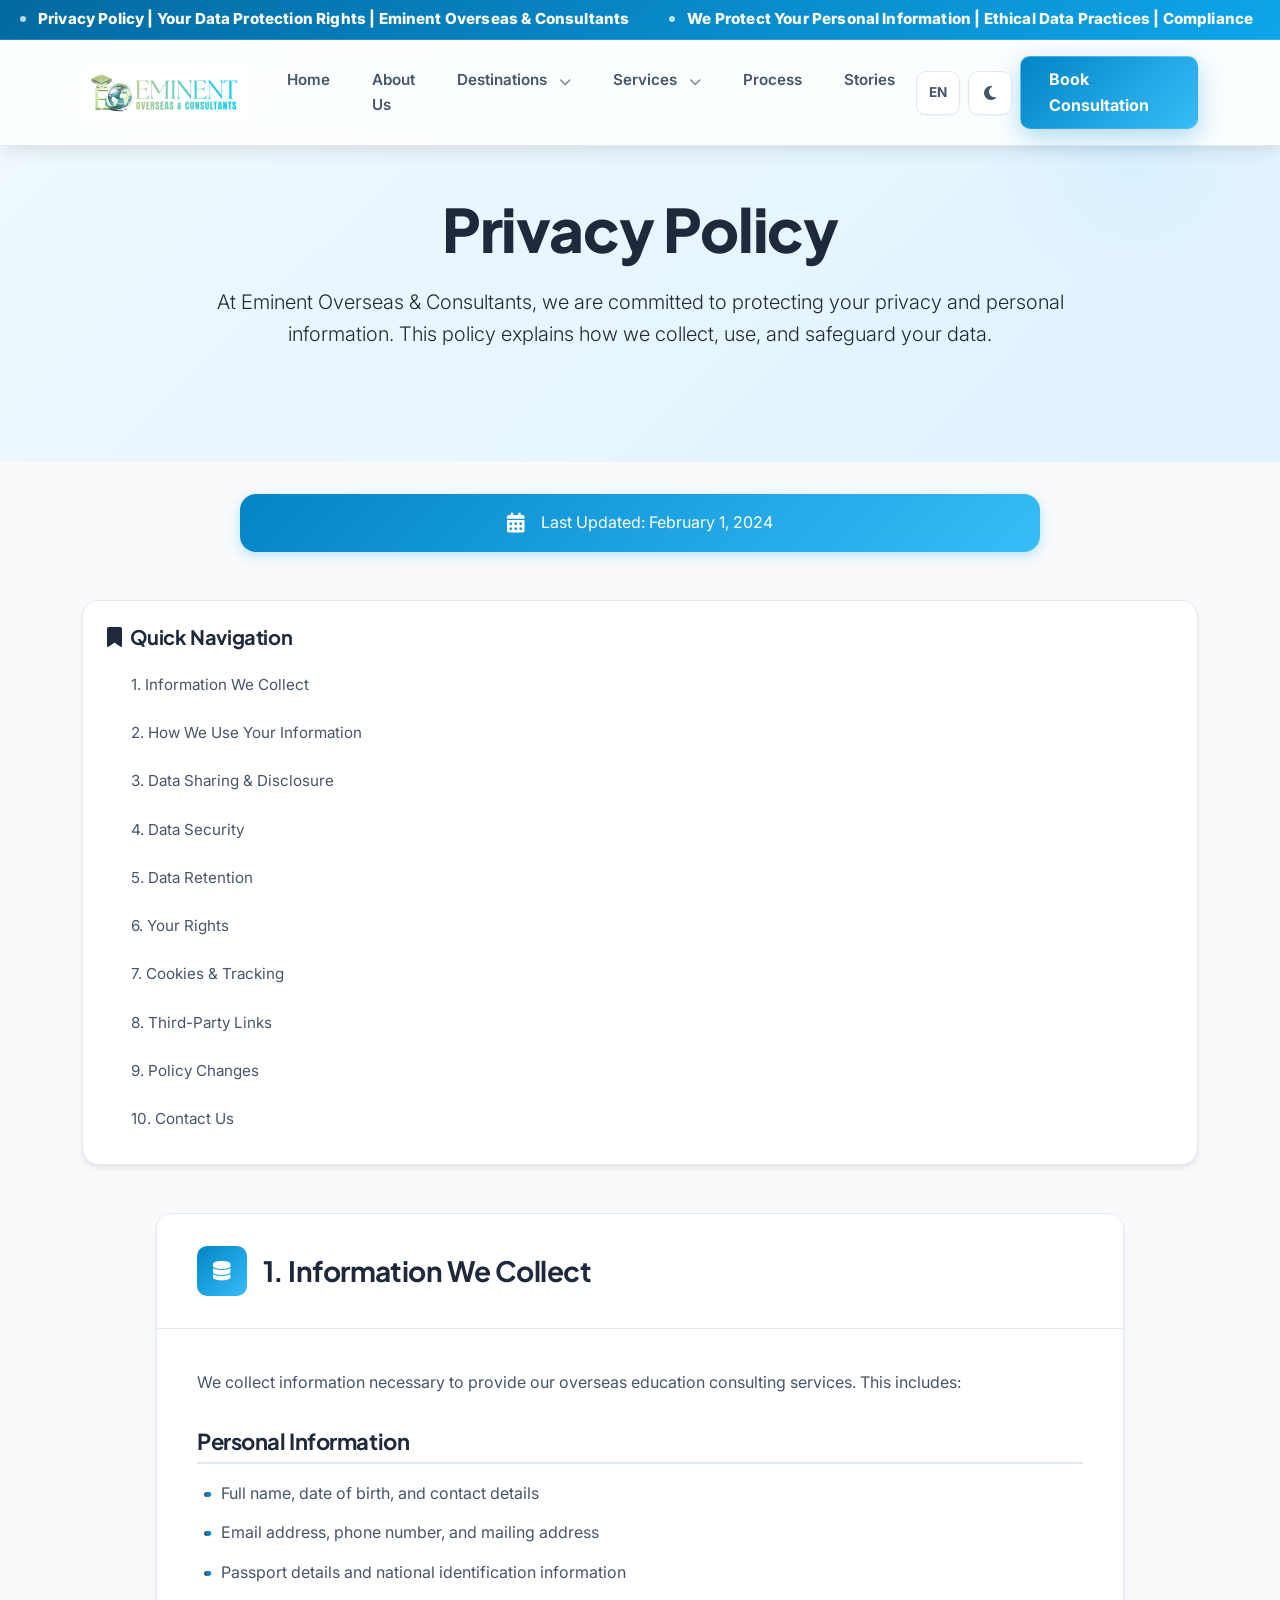
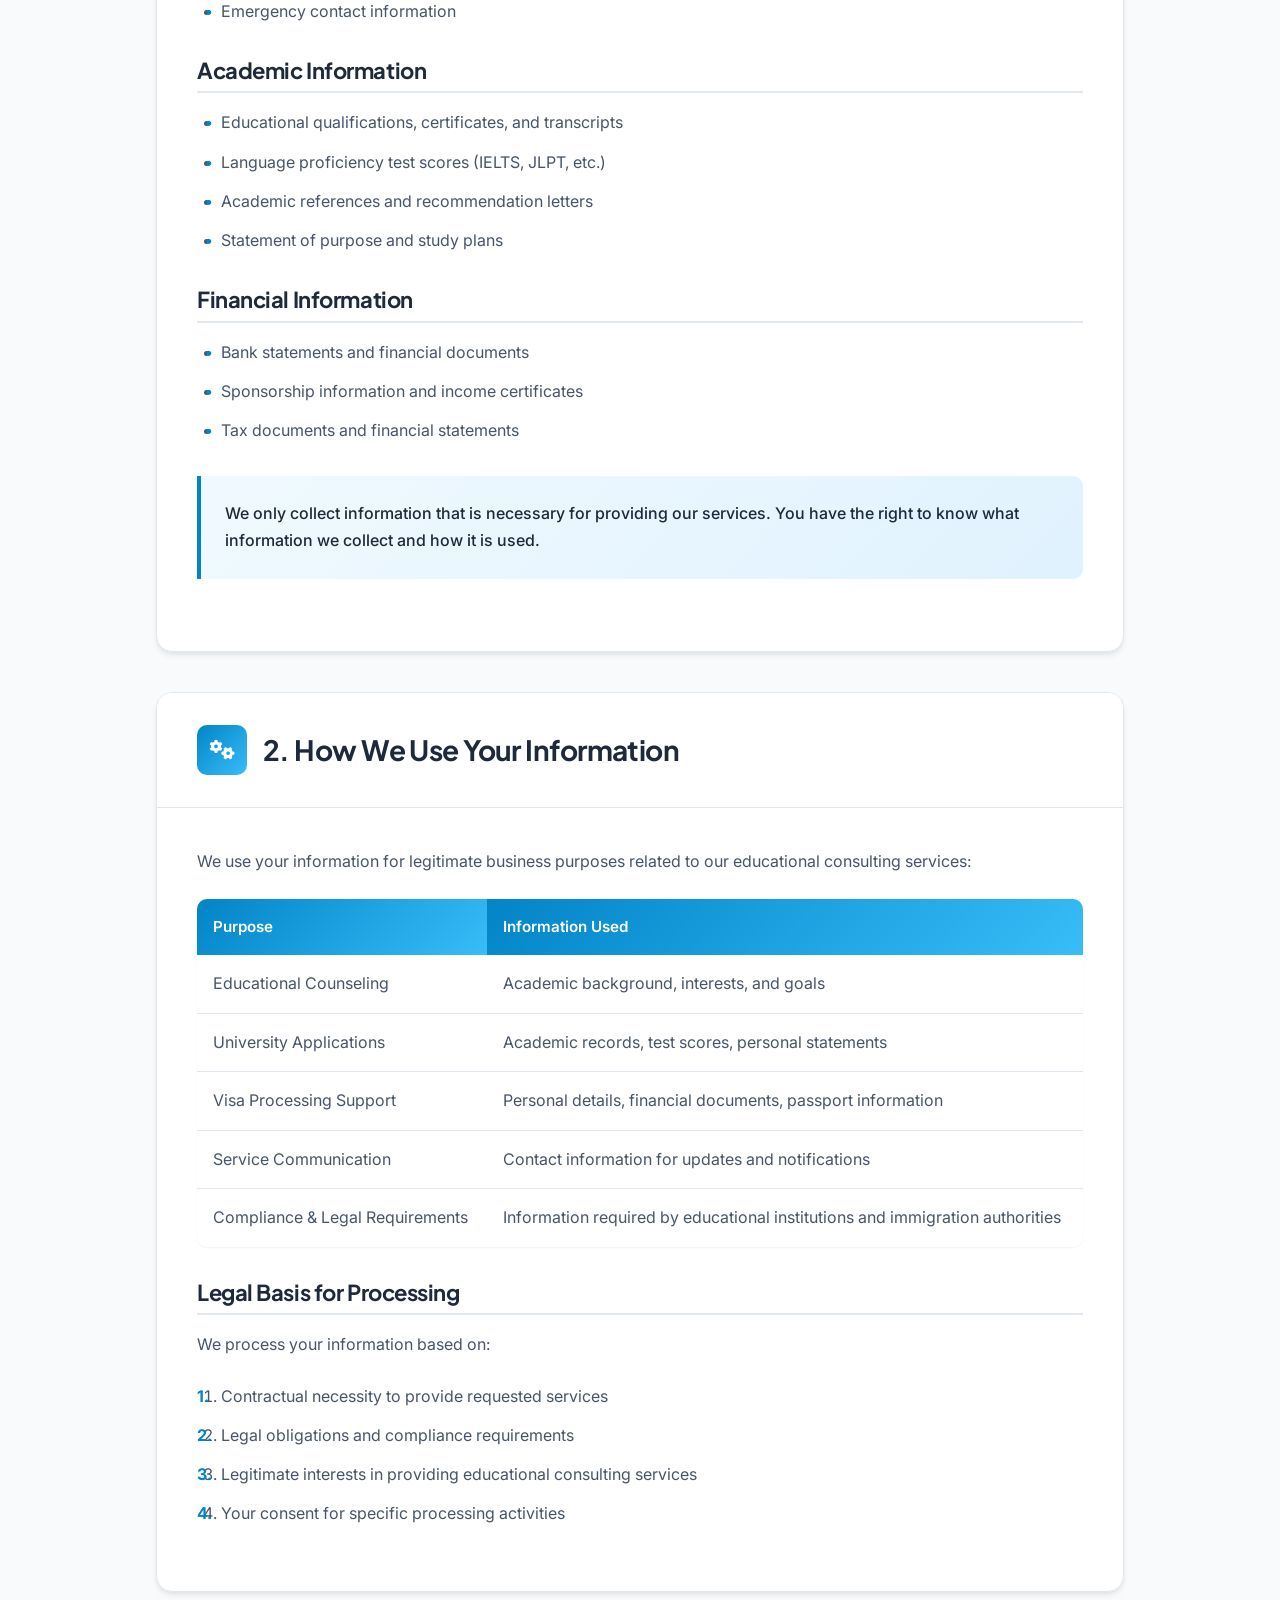
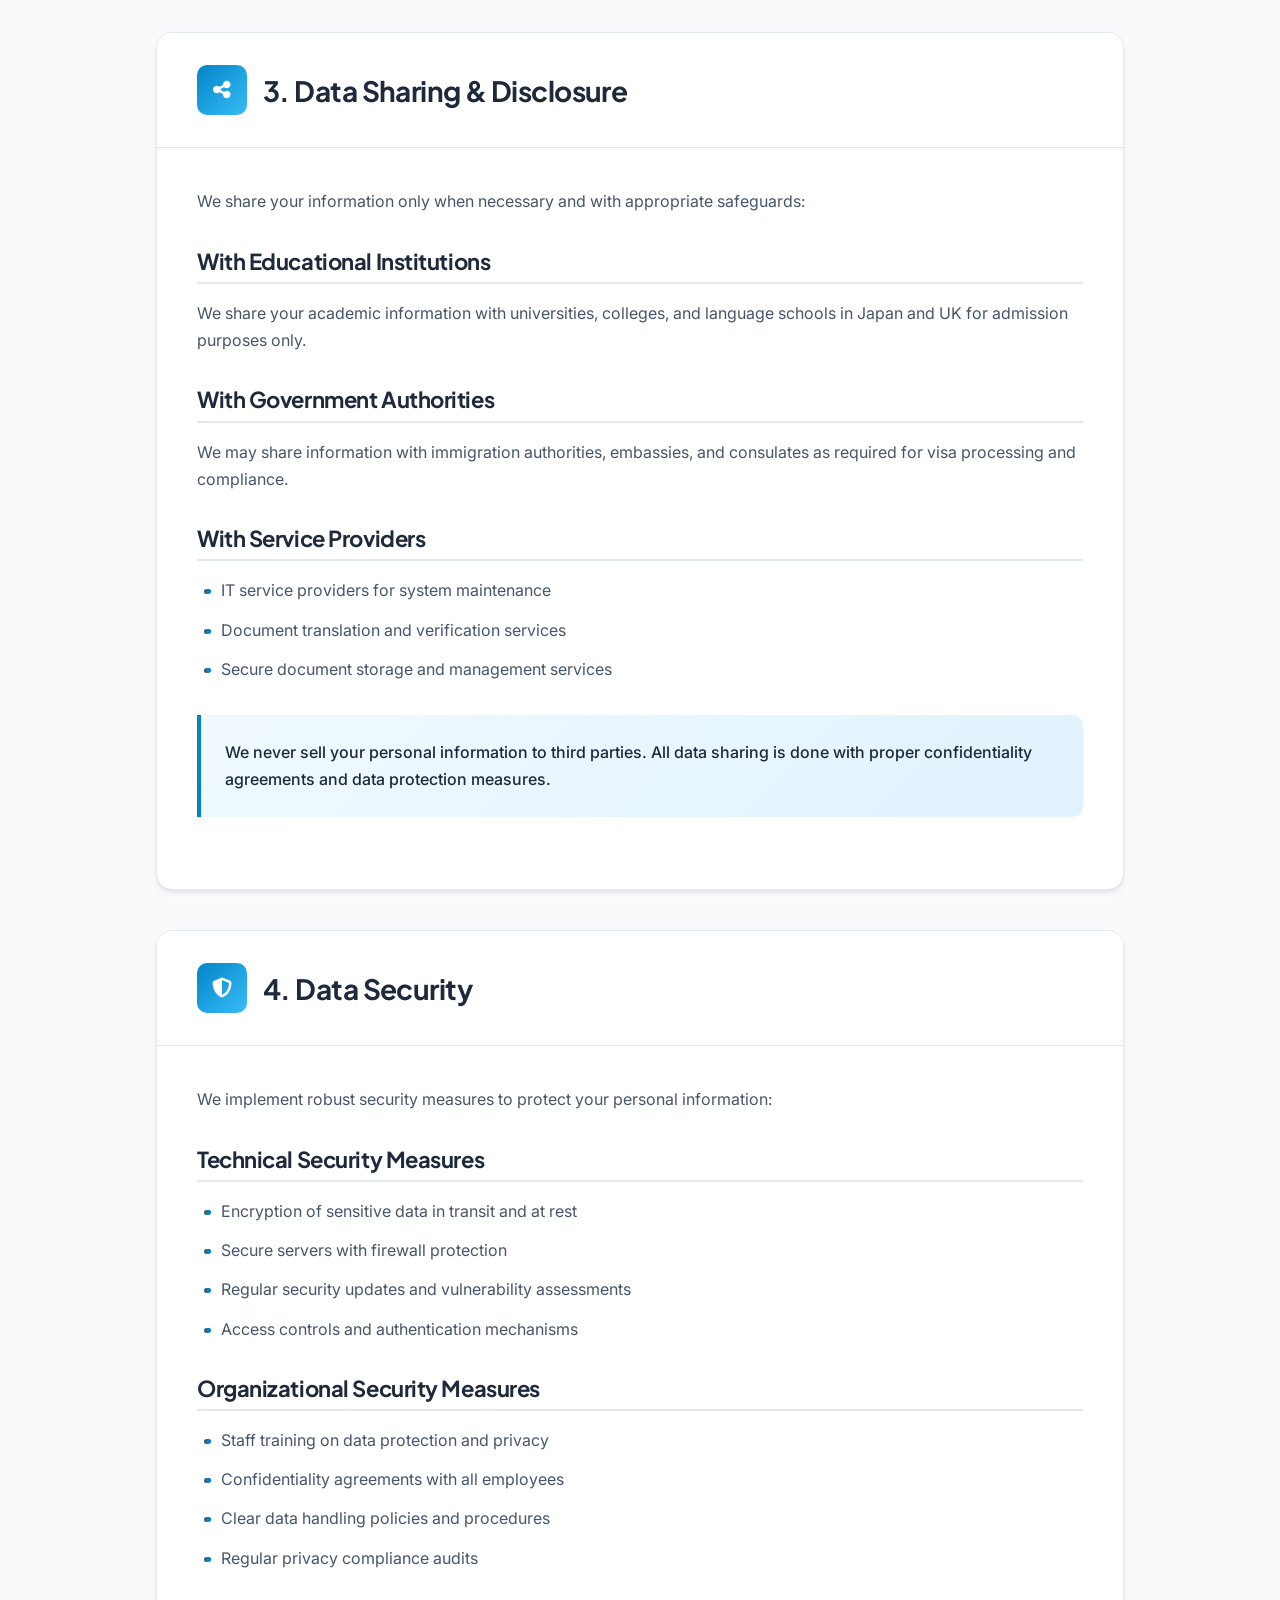
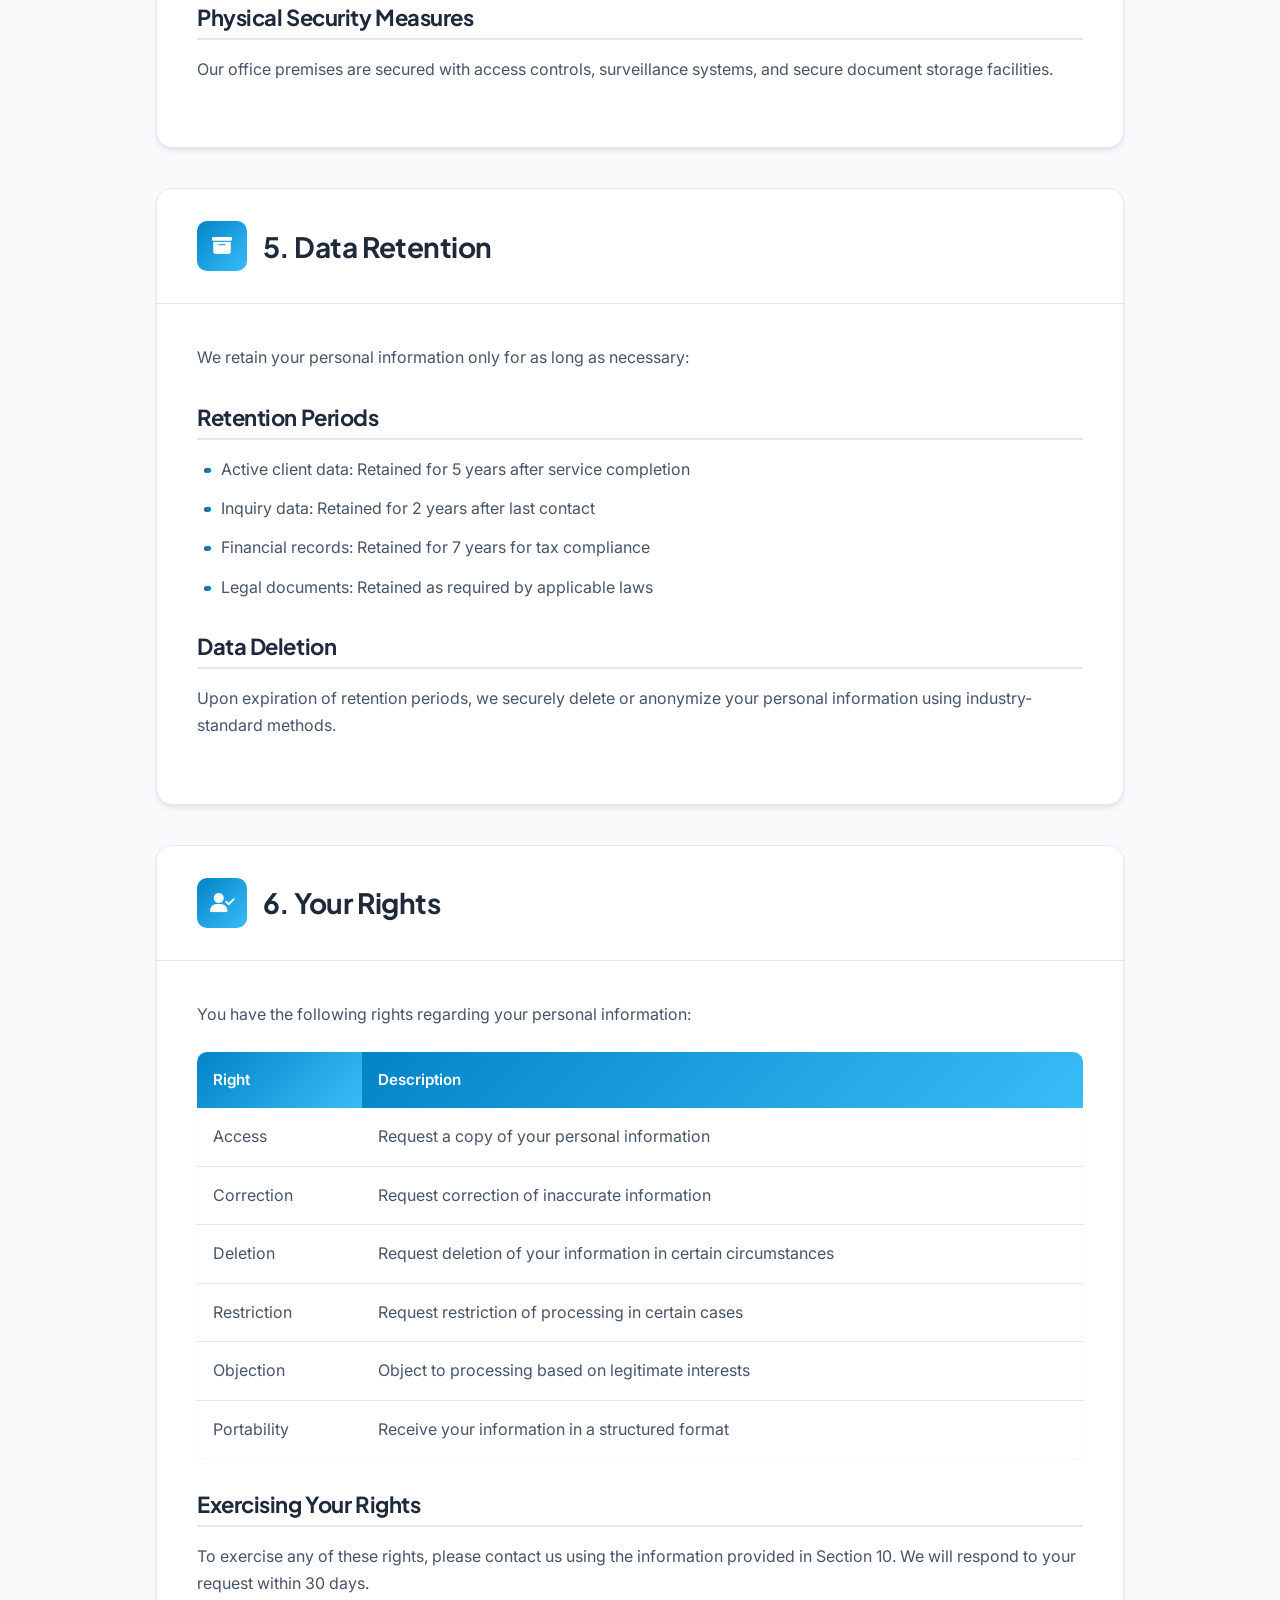
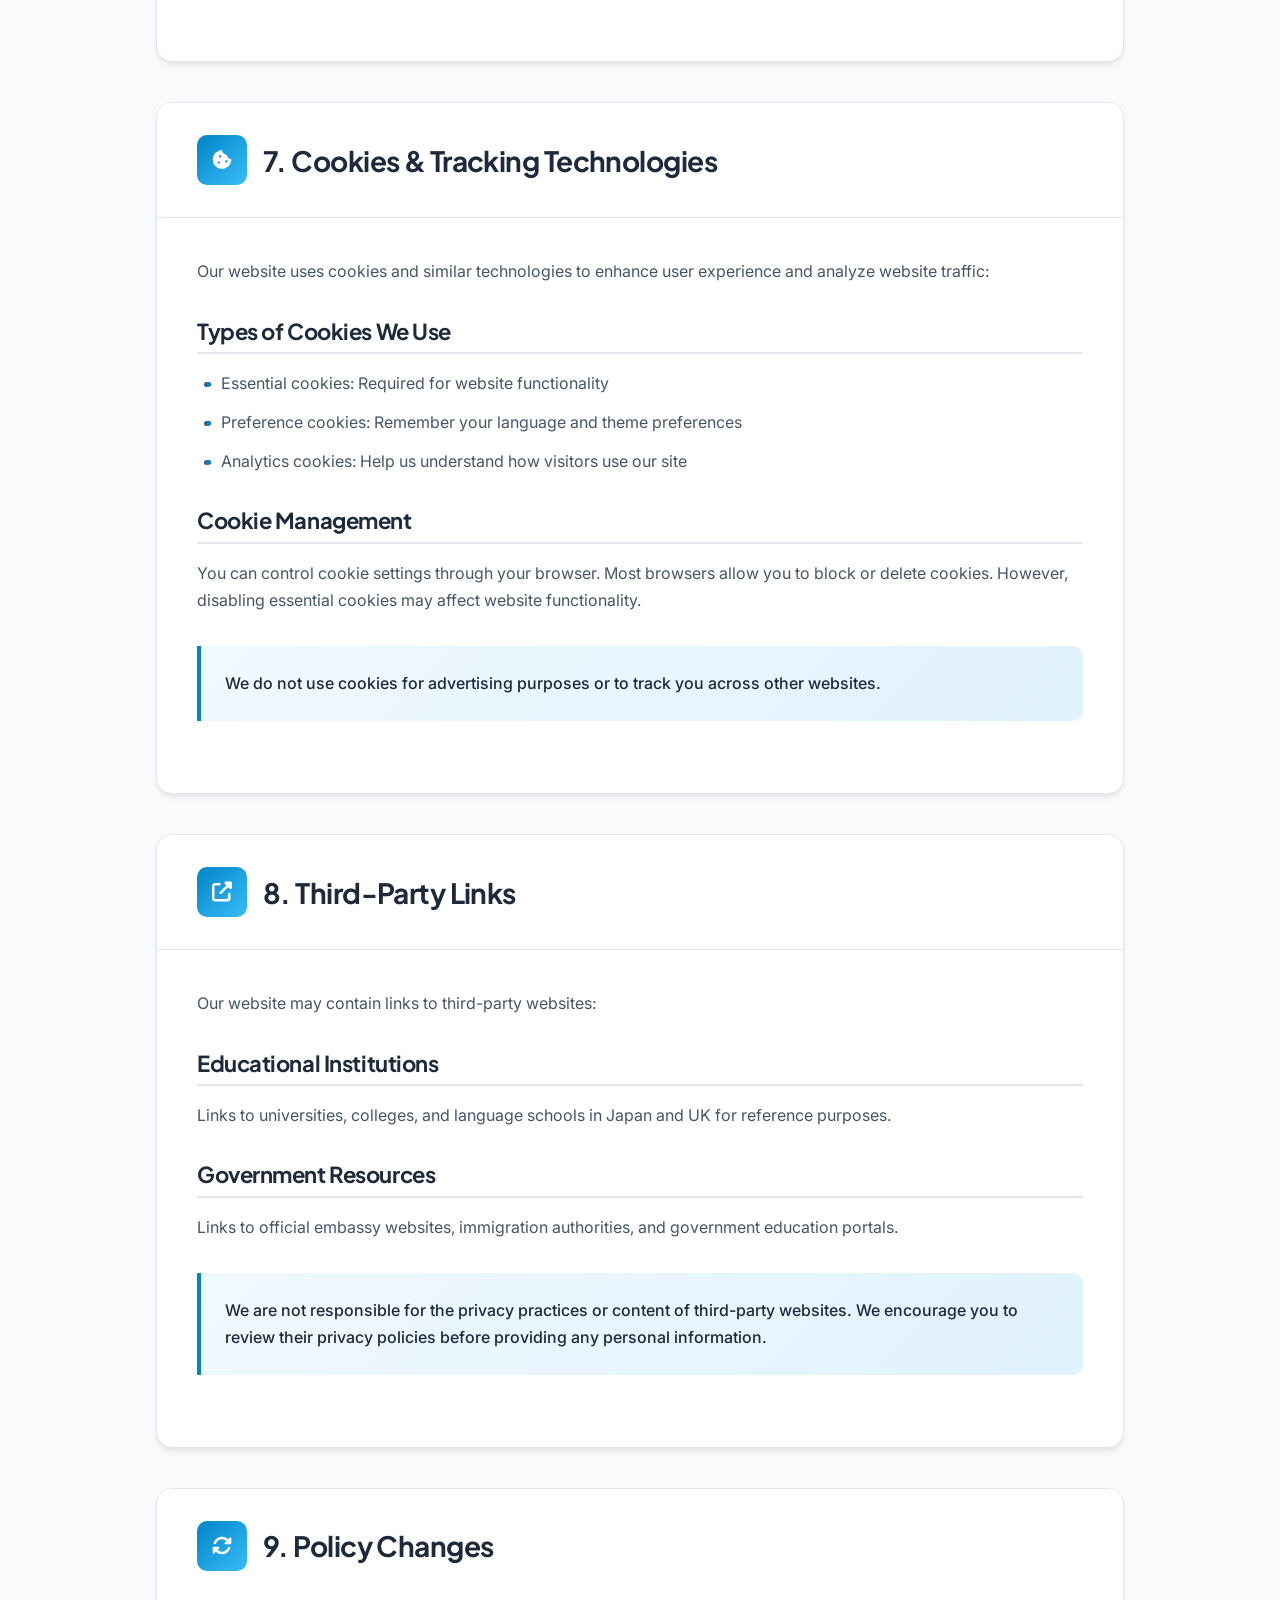
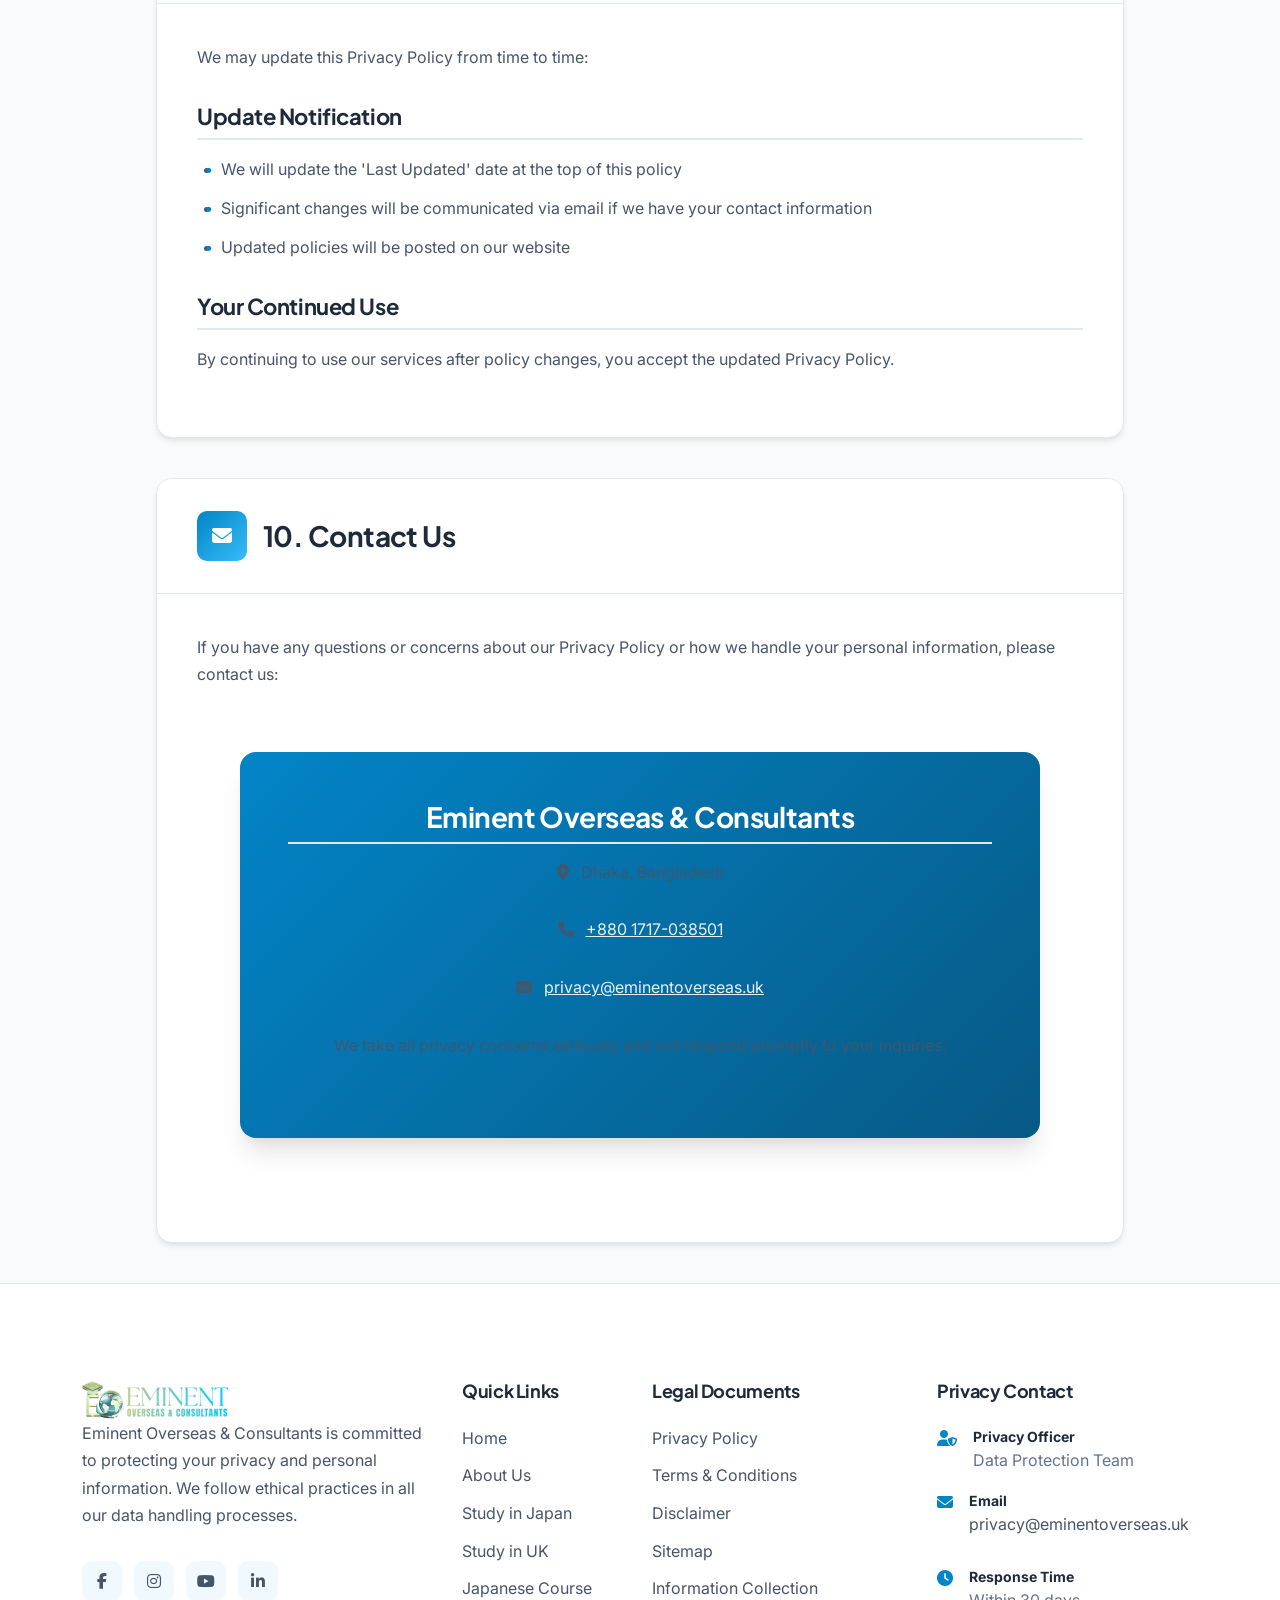
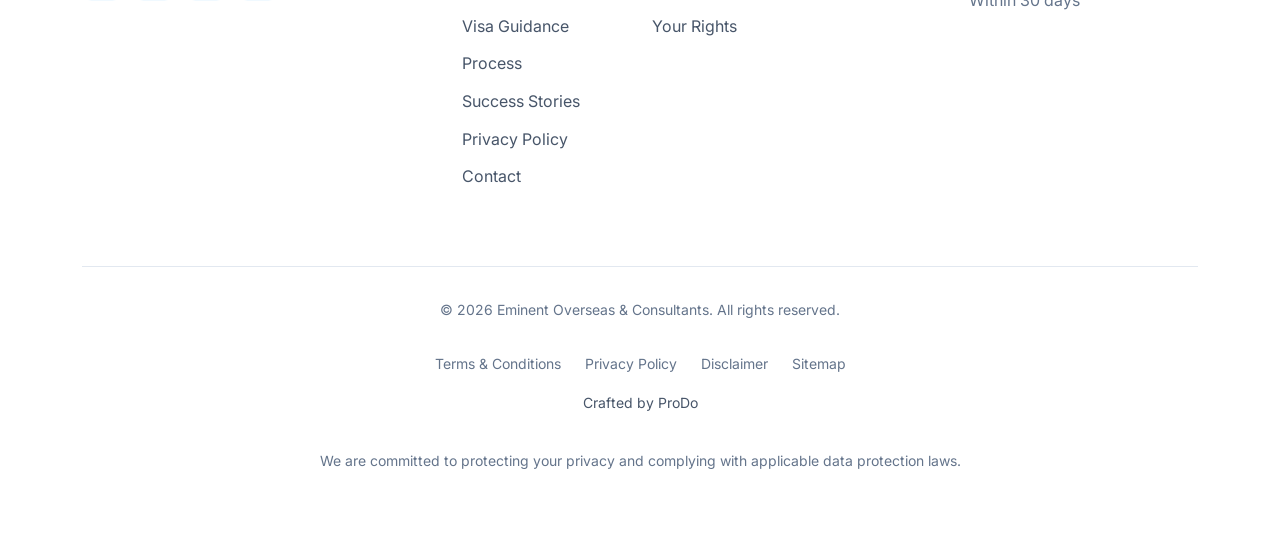
<file: privacy.html>
<!doctype html>
<html lang="en" data-theme="light">
<head>
  <meta charset="utf-8" />
  <meta name="viewport" content="width=device-width, initial-scale=1" />
  <title data-en="Privacy Policy - Eminent Overseas & Consultants" data-ja="プライバシーポリシー - エミネント海外留学コンサルタント">Privacy Policy - Eminent Overseas & Consultants</title>
  <meta name="description" content="Privacy Policy for Eminent Overseas & Consultants. Learn how we collect, use, and protect your personal information in compliance with data protection regulations." />
  <meta name="theme-color" content="#0ea5e9" />
  
  <!-- Open Graph / Social Media Meta Tags -->
  <meta property="og:title" content="Privacy Policy - Eminent Overseas & Consultants">
  <meta property="og:description" content="Our commitment to protecting your personal information and privacy.">
  <meta property="og:image" content="https://eminentoverseas.uk/images/hero-banner-1.jpg">
  <meta property="og:url" content="https://eminentoverseas.uk/privacy.html">
  <meta property="og:type" content="website">
  
  <!-- Twitter Card -->
  <meta name="twitter:card" content="summary">
  <meta name="twitter:title" content="Privacy Policy">
  <meta name="twitter:description" content="How we protect your personal information">
  <meta name="twitter:image" content="https://eminentoverseas.uk/images/hero-banner-1.jpg">

  <!-- Favicon -->
  <link rel="icon" type="image/png" href="favicon.png" />
  <link rel="apple-touch-icon" href="favicon.png" />

  <!-- Fonts & Icons -->
  <link href="https://fonts.googleapis.com/css2?family=Inter:wght@300;400;500;600;700;800;900&family=Plus+Jakarta+Sans:wght@400;500;600;700;800&display=swap" rel="stylesheet">
  <link rel="stylesheet" href="https://cdnjs.cloudflare.com/ajax/libs/font-awesome/6.4.0/css/all.min.css">
  <link href="https://cdn.jsdelivr.net/npm/bootstrap@5.3.3/dist/css/bootstrap.min.css" rel="stylesheet">
  <link rel="stylesheet" href="https://cdn.jsdelivr.net/npm/bootstrap-icons@1.11.1/font/bootstrap-icons.css">
  
  <!-- Custom CSS -->
  <link rel="stylesheet" href="css/style.css">
  <!-- Page Specific CSS -->
  <style>
    /* ========================
       PRIVACY POLICY PAGE STYLES
       ======================== */
    
    /* Page Header */
    .privacy-header {
      padding-top: calc(var(--marquee-height) + var(--navbar-height) + 4rem);
      padding-bottom: 4rem;
      background: linear-gradient(135deg, var(--primary-50) 0%, var(--primary-100) 100%);
      position: relative;
      overflow: hidden;
    }
    
    [data-theme="dark"] .privacy-header {
      background: linear-gradient(135deg, rgba(14, 165, 233, 0.1) 0%, rgba(14, 165, 233, 0.05) 100%);
    }
    
    .privacy-header::before {
      content: '';
      position: absolute;
      top: 0;
      right: 0;
      width: 300px;
      height: 300px;
      background: radial-gradient(circle, var(--primary-200) 0%, transparent 70%);
      opacity: 0.3;
      border-radius: 50%;
    }
    
    [data-theme="dark"] .privacy-header::before {
      background: radial-gradient(circle, rgba(56, 189, 248, 0.2) 0%, transparent 70%);
    }
    
    .privacy-header-content {
      position: relative;
      z-index: 2;
    }
    
    /* Last Updated Banner */
    .last-updated {
      background: linear-gradient(135deg, var(--primary-600), var(--primary-400));
      color: white;
      padding: 1rem 2rem;
      border-radius: var(--radius-lg);
      margin: 2rem auto 3rem;
      max-width: 800px;
      box-shadow: 0 4px 12px rgba(14, 165, 233, 0.25);
      display: flex;
      align-items: center;
      gap: 1rem;
      justify-content: center;
    }
    
    .last-updated i {
      font-size: 1.25rem;
    }
    
    /* Privacy Content Container */
    .privacy-container {
      max-width: 1000px;
      margin: 0 auto;
      padding: 0 1rem;
    }
    
    /* Section Cards */
    .privacy-section {
      background: var(--bg-card);
      border: 1px solid var(--border-color);
      border-radius: var(--radius-lg);
      margin-bottom: 2.5rem;
      overflow: hidden;
      box-shadow: var(--shadow-md);
      transition: var(--transition-base);
    }
    
    .privacy-section:hover {
      box-shadow: var(--shadow-lg);
      transform: translateY(-2px);
    }
    
    .section-header {
      padding: 2rem 2.5rem;
      background: var(--bg-surface);
      border-bottom: 1px solid var(--border-color);
      display: flex;
      align-items: center;
      gap: 1rem;
    }
    
    .section-icon {
      width: 50px;
      height: 50px;
      border-radius: var(--radius-md);
      background: linear-gradient(135deg, var(--primary-600), var(--primary-400));
      display: flex;
      align-items: center;
      justify-content: center;
      color: white;
      font-size: 1.25rem;
      flex-shrink: 0;
    }
    
    .section-header h2 {
      font-size: 1.75rem;
      color: var(--text-primary);
      margin: 0;
    }
    
    .section-content {
      padding: 2.5rem;
    }
    
    /* Content Typography */
    .section-content h3 {
      font-size: 1.375rem;
      color: var(--text-primary);
      margin-top: 2rem;
      margin-bottom: 1rem;
      padding-bottom: 0.5rem;
      border-bottom: 2px solid var(--border-color);
    }
    
    .section-content h3:first-child {
      margin-top: 0;
    }
    
    .section-content p {
      color: var(--text-secondary);
      line-height: 1.7;
      margin-bottom: 1.5rem;
    }
    
    .section-content ul, .section-content ol {
      color: var(--text-secondary);
      line-height: 1.7;
      margin-bottom: 1.5rem;
      padding-left: 1.5rem;
    }
    
    .section-content li {
      margin-bottom: 0.75rem;
      position: relative;
    }
    
    .section-content ul li:before {
      content: '•';
      color: var(--primary-600);
      font-weight: bold;
      position: absolute;
      left: -1rem;
    }
    
    .section-content ol {
      counter-reset: item;
    }
    
    .section-content ol li {
      counter-increment: item;
    }
    
    .section-content ol li:before {
      content: counter(item) '.';
      color: var(--primary-600);
      font-weight: bold;
      position: absolute;
      left: -1.5rem;
    }
    
    /* Highlight Box */
    .highlight-box {
      background: linear-gradient(135deg, var(--primary-50), var(--primary-100));
      border-left: 4px solid var(--primary-600);
      padding: 1.5rem;
      margin: 2rem 0;
      border-radius: 0 var(--radius-md) var(--radius-md) 0;
    }
    
    [data-theme="dark"] .highlight-box {
      background: rgba(14, 165, 233, 0.1);
    }
    
    .highlight-box p {
      margin: 0;
      color: var(--text-primary);
      font-weight: 500;
    }
    
    /* Table Styles */
    .data-table {
      width: 100%;
      border-collapse: collapse;
      margin: 1.5rem 0;
      background: var(--bg-surface);
      border-radius: var(--radius-md);
      overflow: hidden;
      box-shadow: var(--shadow-sm);
    }
    
    .data-table th {
      background: linear-gradient(135deg, var(--primary-600), var(--primary-400));
      color: white;
      padding: 1rem;
      text-align: left;
      font-weight: 600;
      font-size: 0.95rem;
    }
    
    .data-table td {
      padding: 1rem;
      border-bottom: 1px solid var(--border-color);
      color: var(--text-secondary);
    }
    
    .data-table tr:last-child td {
      border-bottom: none;
    }
    
    /* Quick Navigation */
    .privacy-nav {
      background: var(--bg-surface);
      border-radius: var(--radius-lg);
      padding: 1.5rem;
      margin-bottom: 3rem;
      box-shadow: var(--shadow-md);
      border: 1px solid var(--border-color);
      position: sticky;
      top: calc(var(--marquee-height) + var(--navbar-height) + 2rem);
      z-index: 100;
    }
    
    .privacy-nav h3 {
      font-size: 1.25rem;
      margin-bottom: 1rem;
      color: var(--text-primary);
      display: flex;
      align-items: center;
      gap: 0.5rem;
    }
    
    .nav-links {
      display: flex;
      flex-direction: column;
      gap: 0.5rem;
    }
    
    .nav-link-item {
      color: var(--text-secondary);
      text-decoration: none;
      padding: 0.5rem 0;
      padding-left: 1.5rem;
      position: relative;
      transition: var(--transition-base);
      font-size: 0.95rem;
    }
    
    .nav-link-item:hover {
      color: var(--primary-600);
      transform: translateX(4px);
    }
    
    .nav-link-item:before {
      content: '→';
      position: absolute;
      left: 0;
      color: var(--primary-500);
      opacity: 0;
      transition: var(--transition-base);
    }
    
    .nav-link-item:hover:before {
      opacity: 1;
    }
    
    /* Contact Card */
    .contact-card {
      background: linear-gradient(135deg, var(--primary-600), var(--primary-800));
      color: white;
      border-radius: var(--radius-lg);
      padding: 3rem;
      margin: 4rem auto;
      text-align: center;
      box-shadow: var(--shadow-xl);
      max-width: 800px;
    }
    
    .contact-card h3 {
      font-size: 1.75rem;
      margin-bottom: 1rem;
      color: white;
    }
    
    .contact-card p {
      opacity: 0.9;
      margin-bottom: 2rem;
      line-height: 1.6;
    }
    
    /* Responsive Adjustments */
    @media (max-width: 992px) {
      .section-header {
        padding: 1.5rem 2rem;
      }
      
      .section-content {
        padding: 2rem;
      }
      
      .privacy-nav {
        position: static;
        margin-bottom: 2rem;
      }
    }
    
    @media (max-width: 768px) {
      .privacy-header {
        padding-top: calc(var(--marquee-height) + var(--navbar-height) + 3rem);
        padding-bottom: 3rem;
      }
      
      .section-header {
        flex-direction: column;
        text-align: center;
        gap: 1rem;
        padding: 1.5rem;
      }
      
      .section-header h2 {
        font-size: 1.5rem;
      }
      
      .section-content {
        padding: 1.5rem;
      }
      
      .section-content h3 {
        font-size: 1.25rem;
      }
      
      .last-updated {
        padding: 1rem 1.5rem;
        flex-direction: column;
        text-align: center;
        gap: 0.5rem;
      }
      
      .contact-card {
        padding: 2rem;
        margin: 3rem auto;
      }
      
      .data-table {
        display: block;
        overflow-x: auto;
      }
    }
    
    @media (max-width: 576px) {
      .privacy-header h1 {
        font-size: 2rem;
      }
      
      .section-header {
        padding: 1.25rem;
      }
      
      .section-content {
        padding: 1.25rem;
      }
      
      .contact-card {
        padding: 1.5rem;
        margin: 2rem auto;
      }
    }
  </style>
</head>

<body>
  <!-- Top Running Marquee - FIXED -->
  <div class="top-marquee" aria-label="Eminent Overseas Announcement">
    <a href="contact.php" title="Start Your Study Abroad Journey">
      <div class="marquee-container">
        <div class="marquee-track">
          <!-- Content will be populated by JavaScript -->
        </div>
      </div>
    </a>
  </div>

  <!-- Navigation -->
  <nav class="navbar navbar-expand-lg">
    <div class="container">
      <a class="navbar-brand" href="index.html" aria-label="Eminent Overseas Home">
        <img src="logo.png" alt="Eminent Overseas & Consultants Logo" class="brand-logo-img" loading="lazy" />
      </a>

      <div class="mobile-controls d-lg-none">
        <button class="lang-toggle lang-toggle-mobile" id="langToggleMobile" type="button" aria-label="Toggle language">
          EN
        </button>
        <button class="theme-toggle theme-toggle-mobile" id="themeToggleMobile" type="button" aria-label="Toggle theme">
          <i class="fas fa-moon"></i>
        </button>
        <button class="navbar-toggler" type="button" data-bs-toggle="collapse" data-bs-target="#navbarNav" aria-label="Open menu" aria-expanded="false" aria-controls="navbarNav">
          <i class="fas fa-bars"></i>
        </button>
      </div>

      <div class="collapse navbar-collapse" id="navbarNav">
        <ul class="navbar-nav mx-auto">
          <!-- Home -->
          <li class="nav-item"><a class="nav-link" href="index.html" data-en="Home" data-ja="ホーム">Home</a></li>
          
          <!-- About Us -->
          <li class="nav-item"><a class="nav-link" href="about.html" data-en="About Us" data-ja="会社概要">About Us</a></li>
          
          <!-- Destinations Dropdown -->
          <li class="nav-item dropdown">
            <a class="nav-link dropdown-toggle" href="#" role="button" data-bs-toggle="dropdown" aria-expanded="false">
              <span data-en="Destinations" data-ja="留学先">Destinations</span>
            </a>
            <ul class="dropdown-menu">
              <li><a class="dropdown-item" href="study-japan.html" data-en="Study in Japan" data-ja="日本留学">Study in Japan</a></li>
              <li><a class="dropdown-item" href="study-uk.html" data-en="Study in UK" data-ja="英国留学">Study in UK</a></li>
            </ul>
          </li>
          
          <!-- Services Dropdown -->
          <li class="nav-item dropdown">
            <a class="nav-link dropdown-toggle" href="#" role="button" data-bs-toggle="dropdown" aria-expanded="false">
              <span data-en="Services" data-ja="サービス">Services</span>
            </a>
            <ul class="dropdown-menu">
              <li><a class="dropdown-item" href="japanese-course.html" data-en="Japanese Course" data-ja="日本語コース">Japanese Course</a></li>
              <li><a class="dropdown-item" href="visa-guidance.html" data-en="Visa Guidance" data-ja="ビザサポート">Visa Guidance</a></li>
            </ul>
          </li>
          
          <!-- Process -->
          <li class="nav-item"><a class="nav-link" href="process.html" data-en="Process" data-ja="プロセス">Process</a></li>
          
          <!-- Stories -->
          <li class="nav-item"><a class="nav-link" href="success-stories.html" data-en="Stories" data-ja="成功事例">Stories</a></li>
          
          <!-- Contact (will show as Book Consultation button on desktop) -->
          <li class="nav-item d-lg-none"><a class="nav-link" href="contact.php" data-en="Contact" data-ja="お問い合わせ">Contact</a></li>
        </ul>

        <div class="d-flex align-items-center gap-2 d-none d-lg-flex">
          <button class="lang-toggle" id="langToggleDesktop" type="button" aria-label="Toggle language">
            EN
          </button>
          <button class="theme-toggle" id="themeToggleDesktop" type="button" aria-label="Toggle theme">
            <i class="fas fa-moon"></i>
          </button>
          <!-- Contact now shows as Book Consultation button on desktop -->
          <a href="contact.php" class="nav-highlight" data-en="Book Consultation" data-ja="相談を予約">Book Consultation</a>
        </div>
      </div>
    </div>
  </nav>

  <!-- Page Header -->
  <section class="privacy-header" id="page-header">
    <div class="container">
      <div class="row">
        <div class="col-lg-10 mx-auto text-center">
          <div class="privacy-header-content animate-on-scroll">
            <h1 class="display-2 mb-4 animate-on-scroll" data-en="Privacy Policy" data-ja="プライバシーポリシー">Privacy Policy</h1>
            <p class="lead mb-5 animate-on-scroll" style="transition-delay: 120ms;"
               data-en="At Eminent Overseas & Consultants, we are committed to protecting your privacy and personal information. This policy explains how we collect, use, and safeguard your data."
               data-ja="エミネント海外留学コンサルタントでは、お客様のプライバシーと個人情報の保護に取り組んでいます。本ポリシーでは、データの収集、使用、保護方法について説明します。">
              At Eminent Overseas & Consultants, we are committed to protecting your privacy and personal information. This policy explains how we collect, use, and safeguard your data.
            </p>
          </div>
        </div>
      </div>
    </div>
  </section>

  <!-- Last Updated -->
  <div class="container">
    <div class="last-updated animate-on-scroll">
      <i class="fas fa-calendar-alt"></i>
      <span data-en="Last Updated: February 1, 2024" data-ja="最終更新日：2024年2月1日">Last Updated: February 1, 2024</span>
    </div>
  </div>

  <!-- Quick Navigation -->
  <div class="container">
    <div class="privacy-nav animate-on-scroll" style="transition-delay: 180ms;">
      <h3><i class="fas fa-bookmark"></i> <span data-en="Quick Navigation" data-ja="クイックナビゲーション">Quick Navigation</span></h3>
      <div class="nav-links">
        <a href="#information-collection" class="nav-link-item" data-en="1. Information We Collect" data-ja="1. 収集する情報">1. Information We Collect</a>
        <a href="#information-use" class="nav-link-item" data-en="2. How We Use Your Information" data-ja="2. 情報の使用方法">2. How We Use Your Information</a>
        <a href="#data-sharing" class="nav-link-item" data-en="3. Data Sharing & Disclosure" data-ja="3. データ共有と開示">3. Data Sharing & Disclosure</a>
        <a href="#data-security" class="nav-link-item" data-en="4. Data Security" data-ja="4. データセキュリティ">4. Data Security</a>
        <a href="#data-retention" class="nav-link-item" data-en="5. Data Retention" data-ja="5. データ保持">5. Data Retention</a>
        <a href="#your-rights" class="nav-link-item" data-en="6. Your Rights" data-ja="6. お客様の権利">6. Your Rights</a>
        <a href="#cookies" class="nav-link-item" data-en="7. Cookies & Tracking" data-ja="7. クッキーとトラッキング">7. Cookies & Tracking</a>
        <a href="#third-party" class="nav-link-item" data-en="8. Third-Party Links" data-ja="8. サードパーティリンク">8. Third-Party Links</a>
        <a href="#policy-changes" class="nav-link-item" data-en="9. Policy Changes" data-ja="9. ポリシーの変更">9. Policy Changes</a>
        <a href="#contact" class="nav-link-item" data-en="10. Contact Us" data-ja="10. お問い合わせ">10. Contact Us</a>
      </div>
    </div>
  </div>

  <!-- Main Content -->
  <div class="privacy-container">
    <!-- Section 1: Information Collection -->
    <section id="information-collection" class="privacy-section animate-on-scroll">
      <div class="section-header">
        <div class="section-icon">
          <i class="fas fa-database"></i>
        </div>
        <h2 data-en="1. Information We Collect" data-ja="1. 収集する情報">1. Information We Collect</h2>
      </div>
      <div class="section-content">
        <p data-en="We collect information necessary to provide our overseas education consulting services. This includes:"
           data-ja="海外留学コンサルティングサービスを提供するために必要な情報を収集します。これには以下が含まれます：">
          We collect information necessary to provide our overseas education consulting services. This includes:
        </p>
        
        <h3 data-en="Personal Information" data-ja="個人情報">Personal Information</h3>
        <ul>
          <li data-en="Full name, date of birth, and contact details" data-ja="氏名、生年月日、連絡先詳細">Full name, date of birth, and contact details</li>
          <li data-en="Email address, phone number, and mailing address" data-ja="メールアドレス、電話番号、郵送先住所">Email address, phone number, and mailing address</li>
          <li data-en="Passport details and national identification information" data-ja="パスポート詳細および国民識別情報">Passport details and national identification information</li>
          <li data-en="Emergency contact information" data-ja="緊急連絡先情報">Emergency contact information</li>
        </ul>
        
        <h3 data-en="Academic Information" data-ja="学業情報">Academic Information</h3>
        <ul>
          <li data-en="Educational qualifications, certificates, and transcripts" data-ja="学歴、証明書、成績証明書">Educational qualifications, certificates, and transcripts</li>
          <li data-en="Language proficiency test scores (IELTS, JLPT, etc.)" data-ja="語学能力テストスコア（IELTS、JLPTなど）">Language proficiency test scores (IELTS, JLPT, etc.)</li>
          <li data-en="Academic references and recommendation letters" data-ja="学術的参考文献と推薦状">Academic references and recommendation letters</li>
          <li data-en="Statement of purpose and study plans" data-ja="目的声明と学習計画">Statement of purpose and study plans</li>
        </ul>
        
        <h3 data-en="Financial Information" data-ja="財務情報">Financial Information</h3>
        <ul>
          <li data-en="Bank statements and financial documents" data-ja="銀行取引明細書と財務書類">Bank statements and financial documents</li>
          <li data-en="Sponsorship information and income certificates" data-ja="スポンサーシップ情報と所得証明書">Sponsorship information and income certificates</li>
          <li data-en="Tax documents and financial statements" data-ja="税務書類と財務諸表">Tax documents and financial statements</li>
        </ul>
        
        <div class="highlight-box">
          <p data-en="We only collect information that is necessary for providing our services. You have the right to know what information we collect and how it is used."
             data-ja="当社はサービスの提供に必要な情報のみを収集します。お客様には、どのような情報を収集し、どのように使用されるかを知る権利があります。">
            We only collect information that is necessary for providing our services. You have the right to know what information we collect and how it is used.
          </p>
        </div>
      </div>
    </section>

    <!-- Section 2: Information Use -->
    <section id="information-use" class="privacy-section animate-on-scroll" style="transition-delay: 60ms;">
      <div class="section-header">
        <div class="section-icon">
          <i class="fas fa-cogs"></i>
        </div>
        <h2 data-en="2. How We Use Your Information" data-ja="2. 情報の使用方法">2. How We Use Your Information</h2>
      </div>
      <div class="section-content">
        <p data-en="We use your information for legitimate business purposes related to our educational consulting services:"
           data-ja="当社は、教育コンサルティングサービスに関連する正当な事業目的のために、お客様の情報を使用します：">
          We use your information for legitimate business purposes related to our educational consulting services:
        </p>
        
        <table class="data-table">
          <thead>
            <tr>
              <th data-en="Purpose" data-ja="目的">Purpose</th>
              <th data-en="Information Used" data-ja="使用される情報">Information Used</th>
            </tr>
          </thead>
          <tbody>
            <tr>
              <td data-en="Educational Counseling" data-ja="教育カウンセリング">Educational Counseling</td>
              <td data-en="Academic background, interests, and goals" data-ja="学歴、興味、目標">Academic background, interests, and goals</td>
            </tr>
            <tr>
              <td data-en="University Applications" data-ja="大学申請">University Applications</td>
              <td data-en="Academic records, test scores, personal statements" data-ja="学業記録、テストスコア、個人声明">Academic records, test scores, personal statements</td>
            </tr>
            <tr>
              <td data-en="Visa Processing Support" data-ja="ビザ処理サポート">Visa Processing Support</td>
              <td data-en="Personal details, financial documents, passport information" data-ja="個人詳細、財務書類、パスポート情報">Personal details, financial documents, passport information</td>
            </tr>
            <tr>
              <td data-en="Service Communication" data-ja="サービス連絡">Service Communication</td>
              <td data-en="Contact information for updates and notifications" data-ja="更新と通知のための連絡先情報">Contact information for updates and notifications</td>
            </tr>
            <tr>
              <td data-en="Compliance & Legal Requirements" data-ja="コンプライアンスと法的要件">Compliance & Legal Requirements</td>
              <td data-en="Information required by educational institutions and immigration authorities" data-ja="教育機関と移民局が要求する情報">Information required by educational institutions and immigration authorities</td>
            </tr>
          </tbody>
        </table>
        
        <h3 data-en="Legal Basis for Processing" data-ja="処理の法的根拠">Legal Basis for Processing</h3>
        <p data-en="We process your information based on:"
           data-ja="当社は以下の根拠に基づいてお客様の情報を処理します：">
          We process your information based on:
        </p>
        <ol>
          <li data-en="Contractual necessity to provide requested services" data-ja="要求されたサービスを提供するための契約上の必要性">Contractual necessity to provide requested services</li>
          <li data-en="Legal obligations and compliance requirements" data-ja="法的義務とコンプライアンス要件">Legal obligations and compliance requirements</li>
          <li data-en="Legitimate interests in providing educational consulting services" data-ja="教育コンサルティングサービスを提供する正当な利益">Legitimate interests in providing educational consulting services</li>
          <li data-en="Your consent for specific processing activities" data-ja="特定の処理活動に対するお客様の同意">Your consent for specific processing activities</li>
        </ol>
      </div>
    </section>

    <!-- Section 3: Data Sharing -->
    <section id="data-sharing" class="privacy-section animate-on-scroll" style="transition-delay: 120ms;">
      <div class="section-header">
        <div class="section-icon">
          <i class="fas fa-share-alt"></i>
        </div>
        <h2 data-en="3. Data Sharing & Disclosure" data-ja="3. データ共有と開示">3. Data Sharing & Disclosure</h2>
      </div>
      <div class="section-content">
        <p data-en="We share your information only when necessary and with appropriate safeguards:"
           data-ja="当社は、必要な場合にのみ適切な保護措置を講じてお客様の情報を共有します：">
          We share your information only when necessary and with appropriate safeguards:
        </p>
        
        <h3 data-en="With Educational Institutions" data-ja="教育機関との共有">With Educational Institutions</h3>
        <p data-en="We share your academic information with universities, colleges, and language schools in Japan and UK for admission purposes only."
           data-ja="入学目的でのみ、日本の大学・専門学校・語学学校および英国の大学と学業情報を共有します。">
          We share your academic information with universities, colleges, and language schools in Japan and UK for admission purposes only.
        </p>
        
        <h3 data-en="With Government Authorities" data-ja="政府機関との共有">With Government Authorities</h3>
        <p data-en="We may share information with immigration authorities, embassies, and consulates as required for visa processing and compliance."
           data-ja="ビザ処理とコンプライアンスのために必要な場合、移民局、大使館、領事館と情報を共有することがあります。">
          We may share information with immigration authorities, embassies, and consulates as required for visa processing and compliance.
        </p>
        
        <h3 data-en="With Service Providers" data-ja="サービスプロバイダーとの共有">With Service Providers</h3>
        <ul>
          <li data-en="IT service providers for system maintenance" data-ja="システム保守のためのITサービスプロバイダー">IT service providers for system maintenance</li>
          <li data-en="Document translation and verification services" data-ja="書類翻訳と検証サービス">Document translation and verification services</li>
          <li data-en="Secure document storage and management services" data-ja="安全な文書保管と管理サービス">Secure document storage and management services</li>
        </ul>
        
        <div class="highlight-box">
          <p data-en="We never sell your personal information to third parties. All data sharing is done with proper confidentiality agreements and data protection measures."
             data-ja="当社はお客様の個人情報を第三者に販売することはありません。すべてのデータ共有は適切な機密保持契約とデータ保護措置を講じて行われます。">
            We never sell your personal information to third parties. All data sharing is done with proper confidentiality agreements and data protection measures.
          </p>
        </div>
      </div>
    </section>

    <!-- Section 4: Data Security -->
    <section id="data-security" class="privacy-section animate-on-scroll" style="transition-delay: 180ms;">
      <div class="section-header">
        <div class="section-icon">
          <i class="fas fa-shield-alt"></i>
        </div>
        <h2 data-en="4. Data Security" data-ja="4. データセキュリティ">4. Data Security</h2>
      </div>
      <div class="section-content">
        <p data-en="We implement robust security measures to protect your personal information:"
           data-ja="お客様の個人情報を保護するために、堅牢なセキュリティ対策を実施しています：">
          We implement robust security measures to protect your personal information:
        </p>
        
        <h3 data-en="Technical Security Measures" data-ja="技術的セキュリティ対策">Technical Security Measures</h3>
        <ul>
          <li data-en="Encryption of sensitive data in transit and at rest" data-ja="転送中および保存時の機密データの暗号化">Encryption of sensitive data in transit and at rest</li>
          <li data-en="Secure servers with firewall protection" data-ja="ファイアウォール保護付きの安全なサーバー">Secure servers with firewall protection</li>
          <li data-en="Regular security updates and vulnerability assessments" data-ja="定期的なセキュリティ更新と脆弱性評価">Regular security updates and vulnerability assessments</li>
          <li data-en="Access controls and authentication mechanisms" data-ja="アクセス制御と認証メカニズム">Access controls and authentication mechanisms</li>
        </ul>
        
        <h3 data-en="Organizational Security Measures" data-ja="組織的セキュリティ対策">Organizational Security Measures</h3>
        <ul>
          <li data-en="Staff training on data protection and privacy" data-ja="データ保護とプライバシーに関するスタッフ研修">Staff training on data protection and privacy</li>
          <li data-en="Confidentiality agreements with all employees" data-ja="全従業員との機密保持契約">Confidentiality agreements with all employees</li>
          <li data-en="Clear data handling policies and procedures" data-ja="明確なデータ処理方針と手順">Clear data handling policies and procedures</li>
          <li data-en="Regular privacy compliance audits" data-ja="定期的なプライバシーコンプライアンス監査">Regular privacy compliance audits</li>
        </ul>
        
        <h3 data-en="Physical Security Measures" data-ja="物理的セキュリティ対策">Physical Security Measures</h3>
        <p data-en="Our office premises are secured with access controls, surveillance systems, and secure document storage facilities."
           data-ja="当社のオフィスは、アクセス制御、監視システム、安全な文書保管施設で保護されています。">
          Our office premises are secured with access controls, surveillance systems, and secure document storage facilities.
        </p>
      </div>
    </section>

    <!-- Section 5: Data Retention -->
    <section id="data-retention" class="privacy-section animate-on-scroll" style="transition-delay: 240ms;">
      <div class="section-header">
        <div class="section-icon">
          <i class="fas fa-archive"></i>
        </div>
        <h2 data-en="5. Data Retention" data-ja="5. データ保持">5. Data Retention</h2>
      </div>
      <div class="section-content">
        <p data-en="We retain your personal information only for as long as necessary:"
           data-ja="当社は、必要な期間のみ個人情報を保持します：">
          We retain your personal information only for as long as necessary:
        </p>
        
        <h3 data-en="Retention Periods" data-ja="保持期間">Retention Periods</h3>
        <ul>
          <li data-en="Active client data: Retained for 5 years after service completion" data-ja="アクティブなクライアントデータ：サービス完了後5年間保持">Active client data: Retained for 5 years after service completion</li>
          <li data-en="Inquiry data: Retained for 2 years after last contact" data-ja="お問い合わせデータ：最終連絡後2年間保持">Inquiry data: Retained for 2 years after last contact</li>
          <li data-en="Financial records: Retained for 7 years for tax compliance" data-ja="財務記録：税務コンプライアンスのため7年間保持">Financial records: Retained for 7 years for tax compliance</li>
          <li data-en="Legal documents: Retained as required by applicable laws" data-ja="法的文書：適用される法律で要求される期間保持">Legal documents: Retained as required by applicable laws</li>
        </ul>
        
        <h3 data-en="Data Deletion" data-ja="データ削除">Data Deletion</h3>
        <p data-en="Upon expiration of retention periods, we securely delete or anonymize your personal information using industry-standard methods."
           data-ja="保持期間が満了すると、業界標準の方法を使用してお客様の個人情報を安全に削除または匿名化します。">
          Upon expiration of retention periods, we securely delete or anonymize your personal information using industry-standard methods.
        </p>
      </div>
    </section>

    <!-- Section 6: Your Rights -->
    <section id="your-rights" class="privacy-section animate-on-scroll" style="transition-delay: 300ms;">
      <div class="section-header">
        <div class="section-icon">
          <i class="fas fa-user-check"></i>
        </div>
        <h2 data-en="6. Your Rights" data-ja="6. お客様の権利">6. Your Rights</h2>
      </div>
      <div class="section-content">
        <p data-en="You have the following rights regarding your personal information:"
           data-ja="お客様の個人情報に関して以下の権利があります：">
          You have the following rights regarding your personal information:
        </p>
        
        <table class="data-table">
          <thead>
            <tr>
              <th data-en="Right" data-ja="権利">Right</th>
              <th data-en="Description" data-ja="説明">Description</th>
            </tr>
          </thead>
          <tbody>
            <tr>
              <td data-en="Access" data-ja="アクセス権">Access</td>
              <td data-en="Request a copy of your personal information" data-ja="個人情報のコピーを要求する権利">Request a copy of your personal information</td>
            </tr>
            <tr>
              <td data-en="Correction" data-ja="訂正権">Correction</td>
              <td data-en="Request correction of inaccurate information" data-ja="不正確な情報の訂正を要求する権利">Request correction of inaccurate information</td>
            </tr>
            <tr>
              <td data-en="Deletion" data-ja="削除権">Deletion</td>
              <td data-en="Request deletion of your information in certain circumstances" data-ja="特定の状況で情報の削除を要求する権利">Request deletion of your information in certain circumstances</td>
            </tr>
            <tr>
              <td data-en="Restriction" data-ja="制限権">Restriction</td>
              <td data-en="Request restriction of processing in certain cases" data-ja="特定のケースで処理の制限を要求する権利">Request restriction of processing in certain cases</td>
            </tr>
            <tr>
              <td data-en="Objection" data-ja="異議申し立て権">Objection</td>
              <td data-en="Object to processing based on legitimate interests" data-ja="正当な利益に基づく処理に異議を申し立てる権利">Object to processing based on legitimate interests</td>
            </tr>
            <tr>
              <td data-en="Portability" data-ja="移植性権">Portability</td>
              <td data-en="Receive your information in a structured format" data-ja="構造化された形式で情報を受け取る権利">Receive your information in a structured format</td>
            </tr>
          </tbody>
        </table>
        
        <h3 data-en="Exercising Your Rights" data-ja="権利の行使">Exercising Your Rights</h3>
        <p data-en="To exercise any of these rights, please contact us using the information provided in Section 10. We will respond to your request within 30 days."
           data-ja="これらの権利を行使するには、セクション10に記載されている連絡先情報を使用してお問い合わせください。お客様のリクエストには30日以内に対応いたします。">
          To exercise any of these rights, please contact us using the information provided in Section 10. We will respond to your request within 30 days.
        </p>
      </div>
    </section>

    <!-- Section 7: Cookies -->
    <section id="cookies" class="privacy-section animate-on-scroll" style="transition-delay: 360ms;">
      <div class="section-header">
        <div class="section-icon">
          <i class="fas fa-cookie-bite"></i>
        </div>
        <h2 data-en="7. Cookies & Tracking Technologies" data-ja="7. クッキーと追跡技術">7. Cookies & Tracking Technologies</h2>
      </div>
      <div class="section-content">
        <p data-en="Our website uses cookies and similar technologies to enhance user experience and analyze website traffic:"
           data-ja="当社のウェブサイトは、ユーザーエクスペリエンスを向上させ、ウェブサイトトラフィックを分析するためにクッキーと類似の技術を使用しています：">
          Our website uses cookies and similar technologies to enhance user experience and analyze website traffic:
        </p>
        
        <h3 data-en="Types of Cookies We Use" data-ja="使用するクッキーの種類">Types of Cookies We Use</h3>
        <ul>
          <li data-en="Essential cookies: Required for website functionality" data-ja="必須クッキー：ウェブサイト機能に必要なもの">Essential cookies: Required for website functionality</li>
          <li data-en="Preference cookies: Remember your language and theme preferences" data-ja="設定クッキー：言語とテーマ設定を記憶">Preference cookies: Remember your language and theme preferences</li>
          <li data-en="Analytics cookies: Help us understand how visitors use our site" data-ja="分析クッキー：訪問者がサイトをどのように使用するかを理解するのに役立つ">Analytics cookies: Help us understand how visitors use our site</li>
        </ul>
        
        <h3 data-en="Cookie Management" data-ja="クッキー管理">Cookie Management</h3>
        <p data-en="You can control cookie settings through your browser. Most browsers allow you to block or delete cookies. However, disabling essential cookies may affect website functionality."
           data-ja="ブラウザを通じてクッキー設定を制御できます。ほとんどのブラウザではクッキーをブロックまたは削除できます。ただし、必須クッキーを無効にするとウェブサイトの機能に影響する場合があります。">
          You can control cookie settings through your browser. Most browsers allow you to block or delete cookies. However, disabling essential cookies may affect website functionality.
        </p>
        
        <div class="highlight-box">
          <p data-en="We do not use cookies for advertising purposes or to track you across other websites."
             data-ja="当社は広告目的や他のウェブサイトでの追跡のためにクッキーを使用していません。">
            We do not use cookies for advertising purposes or to track you across other websites.
          </p>
        </div>
      </div>
    </section>

    <!-- Section 8: Third-Party Links -->
    <section id="third-party" class="privacy-section animate-on-scroll" style="transition-delay: 420ms;">
      <div class="section-header">
        <div class="section-icon">
          <i class="fas fa-external-link-alt"></i>
        </div>
        <h2 data-en="8. Third-Party Links" data-ja="8. サードパーティリンク">8. Third-Party Links</h2>
      </div>
      <div class="section-content">
        <p data-en="Our website may contain links to third-party websites:"
           data-ja="当社のウェブサイトには、サードパーティのウェブサイトへのリンクが含まれている場合があります：">
          Our website may contain links to third-party websites:
        </p>
        
        <h3 data-en="Educational Institutions" data-ja="教育機関">Educational Institutions</h3>
        <p data-en="Links to universities, colleges, and language schools in Japan and UK for reference purposes."
           data-ja="参考のために日本と英国の大学、専門学校、語学学校へのリンク。">
          Links to universities, colleges, and language schools in Japan and UK for reference purposes.
        </p>
        
        <h3 data-en="Government Resources" data-ja="政府リソース">Government Resources</h3>
        <p data-en="Links to official embassy websites, immigration authorities, and government education portals."
           data-ja="公式大使館ウェブサイト、移民局、政府教育ポータルへのリンク。">
          Links to official embassy websites, immigration authorities, and government education portals.
        </p>
        
        <div class="highlight-box">
          <p data-en="We are not responsible for the privacy practices or content of third-party websites. We encourage you to review their privacy policies before providing any personal information."
             data-ja="当社は、サードパーティウェブサイトのプライバシー慣行やコンテンツについて責任を負いません。個人情報を提供する前に、それらのプライバシーポリシーを確認することをお勧めします。">
            We are not responsible for the privacy practices or content of third-party websites. We encourage you to review their privacy policies before providing any personal information.
          </p>
        </div>
      </div>
    </section>

    <!-- Section 9: Policy Changes -->
    <section id="policy-changes" class="privacy-section animate-on-scroll" style="transition-delay: 480ms;">
      <div class="section-header">
        <div class="section-icon">
          <i class="fas fa-sync-alt"></i>
        </div>
        <h2 data-en="9. Policy Changes" data-ja="9. ポリシーの変更">9. Policy Changes</h2>
      </div>
      <div class="section-content">
        <p data-en="We may update this Privacy Policy from time to time:"
           data-ja="当社は、このプライバシーポリシーを随時更新することがあります：">
          We may update this Privacy Policy from time to time:
        </p>
        
        <h3 data-en="Update Notification" data-ja="更新通知">Update Notification</h3>
        <ul>
          <li data-en="We will update the 'Last Updated' date at the top of this policy" data-ja="本ポリシーの上部にある「最終更新日」を更新します">We will update the 'Last Updated' date at the top of this policy</li>
          <li data-en="Significant changes will be communicated via email if we have your contact information" data-ja="重要な変更は、お客様の連絡先情報がある場合、メールで通知します">Significant changes will be communicated via email if we have your contact information</li>
          <li data-en="Updated policies will be posted on our website" data-ja="更新されたポリシーは当社のウェブサイトに掲載されます">Updated policies will be posted on our website</li>
        </ul>
        
        <h3 data-en="Your Continued Use" data-ja="継続的使用">Your Continued Use</h3>
        <p data-en="By continuing to use our services after policy changes, you accept the updated Privacy Policy."
           data-ja="ポリシー変更後も当社のサービスを継続して使用することにより、更新されたプライバシーポリシーを受け入れるものとします。">
          By continuing to use our services after policy changes, you accept the updated Privacy Policy.
        </p>
      </div>
    </section>

    <!-- Section 10: Contact -->
    <section id="contact" class="privacy-section animate-on-scroll" style="transition-delay: 540ms;">
      <div class="section-header">
        <div class="section-icon">
          <i class="fas fa-envelope"></i>
        </div>
        <h2 data-en="10. Contact Us" data-ja="10. お問い合わせ">10. Contact Us</h2>
      </div>
      <div class="section-content">
        <p data-en="If you have any questions or concerns about our Privacy Policy or how we handle your personal information, please contact us:"
           data-ja="プライバシーポリシーや個人情報の取り扱いについてご質問や懸念がある場合は、以下までお問い合わせください：">
          If you have any questions or concerns about our Privacy Policy or how we handle your personal information, please contact us:
        </p>
        
        <div class="contact-card">
          <h3 data-en="Eminent Overseas & Consultants" data-ja="エミネント海外留学コンサルタント">Eminent Overseas & Consultants</h3>
          <p>
            <i class="fas fa-map-marker-alt me-2"></i>
            <span data-en="Dhaka, Bangladesh" data-ja="ダッカ、バングラデシュ">Dhaka, Bangladesh</span>
          </p>
          <p>
            <i class="fas fa-phone me-2"></i>
            <a href="tel:+880XXXXXXXXXX" class="text-white">+880 1717-038501</a>
          </p>
          <p>
            <i class="fas fa-envelope me-2"></i>
            <a href="mailto:privacy@eminentoverseas.uk" class="text-white">privacy@eminentoverseas.uk</a>
          </p>
          <p class="mt-4" data-en="We take all privacy concerns seriously and will respond promptly to your inquiries."
             data-ja="すべてのプライバシーに関する懸念を真剣に受け止め、お問い合わせに迅速に対応いたします。">
            We take all privacy concerns seriously and will respond promptly to your inquiries.
          </p>
        </div>
      </div>
    </section>
  </div>

  <!-- Footer -->
  <footer>
    <div class="container">
      <div class="row">
        <div class="col-lg-4 mb-5 mb-lg-0 animate-on-scroll">
          <div class="footer-logo">
            <img src="logo.png" alt="Eminent Overseas & Consultants Logo" class="brand-logo-img" loading="lazy" />
          </div>
          <p class="footer-description" 
             data-en="Eminent Overseas & Consultants is committed to protecting your privacy and personal information. We follow ethical practices in all our data handling processes."
             data-ja="エミネント海外留学コンサルタントは、お客様のプライバシーと個人情報の保護に取り組んでいます。すべてのデータ処理プロセスで倫理的慣行に従います。">
            Eminent Overseas & Consultants is committed to protecting your privacy and personal information. We follow ethical practices in all our data handling processes.
          </p>

          <div class="social-links">
            <a href="#" class="social-link" aria-label="Facebook"><i class="fab fa-facebook-f"></i></a>
            <a href="#" class="social-link" aria-label="Instagram"><i class="fab fa-instagram"></i></a>
            <a href="#" class="social-link" aria-label="YouTube"><i class="fab fa-youtube"></i></a>
            <a href="#" class="social-link" aria-label="LinkedIn"><i class="fab fa-linkedin-in"></i></a>
          </div>
        </div>

        <div class="col-lg-2 col-md-4 mb-5 mb-md-0 animate-on-scroll" style="transition-delay: 120ms;">
          <h5 class="footer-heading" data-en="Quick Links" data-ja="クイックリンク">Quick Links</h5>
          <a href="index.html" class="footer-link" data-en="Home" data-ja="ホーム">Home</a>
          <a href="about.html" class="footer-link" data-en="About Us" data-ja="会社概要">About Us</a>
          <a href="study-japan.html" class="footer-link" data-en="Study in Japan" data-ja="日本留学">Study in Japan</a>
          <a href="study-uk.html" class="footer-link" data-en="Study in UK" data-ja="英国留学">Study in UK</a>
          <a href="japanese-course.html" class="footer-link" data-en="Japanese Course" data-ja="日本語コース">Japanese Course</a>
          <a href="visa-guidance.html" class="footer-link" data-en="Visa Guidance" data-ja="ビザサポート">Visa Guidance</a>
          <a href="process.html" class="footer-link" data-en="Process" data-ja="プロセス">Process</a>
          <a href="success-stories.html" class="footer-link" data-en="Success Stories" data-ja="成功事例">Success Stories</a>
          <a href="privacy.html" class="footer-link" data-en="Privacy Policy" data-ja="プライバシーポリシー">Privacy Policy</a>
          <a href="contact.php" class="footer-link" data-en="Contact" data-ja="お問い合わせ">Contact</a>
        </div>

        <div class="col-lg-3 col-md-4 mb-5 mb-md-0 animate-on-scroll" style="transition-delay: 240ms;">
          <h5 class="footer-heading" data-en="Legal Documents" data-ja="法的文書">Legal Documents</h5>
          <a href="privacy.html" class="footer-link" data-en="Privacy Policy" data-ja="プライバシーポリシー">Privacy Policy</a>
          <a href="terms.html" class="footer-link" data-en="Terms & Conditions" data-ja="利用規約">Terms & Conditions</a>
          <a href="disclaimer.html" class="footer-link" data-en="Disclaimer" data-ja="免責事項">Disclaimer</a>
          <a href="sitemap.html" class="footer-link" data-en="Sitemap" data-ja="サイトマップ">Sitemap</a>
          <a href="#information-collection" class="footer-link" data-en="Information Collection" data-ja="情報収集">Information Collection</a>
          <a href="#your-rights" class="footer-link" data-en="Your Rights" data-ja="お客様の権利">Your Rights</a>
        </div>

        <div class="col-lg-3 col-md-4 animate-on-scroll" style="transition-delay: 360ms;">
          <h5 class="footer-heading" data-en="Privacy Contact" data-ja="プライバシー連絡先">Privacy Contact</h5>
          <div class="mb-4">
            <div class="d-flex align-items-start mb-3">
              <i class="fas fa-user-shield mt-1 me-3" style="color: var(--primary-600);"></i>
              <div>
                <div class="fw-bold small" data-en="Privacy Officer" data-ja="プライバシー担当者">Privacy Officer</div>
                <div class="text-tertiary" data-en="Data Protection Team" data-ja="データ保護チーム">Data Protection Team</div>
              </div>
            </div>

            <div class="d-flex align-items-start mb-3">
              <i class="fas fa-envelope mt-1 me-3" style="color: var(--primary-600);"></i>
              <div>
                <div class="fw-bold small" data-en="Email" data-ja="メール">Email</div>
                <a href="mailto:privacy@eminentoverseas.uk" class="footer-link">privacy@eminentoverseas.uk</a>
              </div>
            </div>

            <div class="d-flex align-items-start">
              <i class="fas fa-clock mt-1 me-3" style="color: var(--primary-600);"></i>
              <div>
                <div class="fw-bold small" data-en="Response Time" data-ja="対応時間">Response Time</div>
                <div class="text-tertiary" data-en="Within 30 days" data-ja="30日以内">Within 30 days</div>
              </div>
            </div>
          </div>
        </div>
      </div>

      <div class="footer-bottom animate-on-scroll" style="transition-delay: 480ms;">
        <p data-en="© <span id='currentYear'></span> Eminent Overseas & Consultants. All rights reserved."
           data-ja="© <span id='currentYear'></span> エミネント海外留学コンサルタント。無断複写・転載を禁じます。">
          © <span id="currentYear"></span> Eminent Overseas & Consultants. All rights reserved.
        </p>
        <div class="footer-legal">
          <a href="terms.html" data-en="Terms & Conditions" data-ja="利用規約">Terms & Conditions</a>
          <a href="privacy.html" data-en="Privacy Policy" data-ja="プライバシーポリシー">Privacy Policy</a>
          <a href="disclaimer.html" data-en="Disclaimer" data-ja="免責事項">Disclaimer</a>
          <a href="sitemap.html" data-en="Sitemap" data-ja="サイトマップ">Sitemap</a>
        </div>
        <div class="crafted-by">
          <a href="https://prodo.top" target="_blank" rel="noopener" class="footer-link" 
             data-en="Crafted by ProDo" data-ja="ProDoによって作成">
            Crafted by ProDo
          </a>
        </div>
        <p class="small text-tertiary mt-2" data-en="We are committed to protecting your privacy and complying with applicable data protection laws."
           data-ja="お客様のプライバシーを保護し、適用されるデータ保護法に準拠することに取り組んでいます。">
          We are committed to protecting your privacy and complying with applicable data protection laws.
        </p>
      </div>
    </div>
  </footer>

  <!-- Back to top -->
  <button class="back-top" id="backTop" type="button" aria-label="Back to top">
    <i class="fas fa-arrow-up"></i>
  </button>

  <!-- JavaScript -->
  <script src="https://cdn.jsdelivr.net/npm/bootstrap@5.3.3/dist/js/bootstrap.bundle.min.js"></script>
  <script src="js/main.js"></script>
  
  <!-- Page Specific JavaScript -->
  <script>
    // Privacy Policy Page Specific JavaScript
    document.addEventListener('DOMContentLoaded', function() {
      // Smooth scroll for navigation links
      document.querySelectorAll('.nav-link-item').forEach(item => {
        item.addEventListener('click', function(e) {
          e.preventDefault();
          const targetId = this.getAttribute('href').substring(1);
          const targetElement = document.getElementById(targetId);
          
          if (targetElement) {
            const navbarHeight = document.querySelector('.navbar')?.offsetHeight || 0;
            const marqueeHeight = document.querySelector('.top-marquee')?.offsetHeight || 0;
            const offsetTop = targetElement.offsetTop - navbarHeight - marqueeHeight - 20;
            
            window.scrollTo({
              top: offsetTop,
              behavior: 'smooth'
            });
          }
        });
      });
      
      // Update active navigation link on scroll
      const sections = document.querySelectorAll('.privacy-section');
      const navLinks = document.querySelectorAll('.nav-link-item');
      
      const updateActiveNav = () => {
        let currentSection = '';
        const scrollPosition = window.scrollY + 200;
        
        sections.forEach(section => {
          const sectionTop = section.offsetTop;
          const sectionHeight = section.offsetHeight;
          const sectionId = section.getAttribute('id');
          
          if (scrollPosition >= sectionTop && scrollPosition < sectionTop + sectionHeight) {
            currentSection = sectionId;
          }
        });
        
        // Update active nav
        navLinks.forEach(link => {
          const href = link.getAttribute('href');
          if (href === `#${currentSection}`) {
            link.classList.add('active');
          } else {
            link.classList.remove('active');
          }
        });
      };
      
      // Throttle scroll event
      let ticking = false;
      window.addEventListener('scroll', () => {
        if (!ticking) {
          window.requestAnimationFrame(() => {
            updateActiveNav();
            ticking = false;
          });
          ticking = true;
        }
      });
      
      // Initialize current year
      const yearEl = document.getElementById('currentYear');
      if (yearEl) yearEl.textContent = new Date().getFullYear();
      
      // Initialize app if not already initialized
      if (typeof app !== 'undefined') {
        // Update marquee content for privacy page
        if (app.languageManager) {
          app.languageManager.marqueeContent = {
            en: [
              "Privacy Policy | Your Data Protection Rights | Eminent Overseas & Consultants",
              "We Protect Your Personal Information | Ethical Data Practices | Compliance",
              "Your Privacy Matters | Secure Data Handling | Transparent Policies",
              "Dhaka Office | Contact Our Privacy Team | Last Updated: Feb 1, 2024"
            ],
            ja: [
              "プライバシーポリシー | データ保護権利 | エミネント海外留学コンサルタント",
              "個人情報の保護 | 倫理的なデータ慣行 | コンプライアンス",
              "お客様のプライバシーが大切 | 安全なデータ処理 | 透明なポリシー",
              "ダッカオフィス | プライバシーチームにお問い合わせ | 最終更新: 2024年2月1日"
            ]
          };
          app.languageManager.updateMarquee();
        }
      }
    });
  </script>
</body>
</html>
</file>
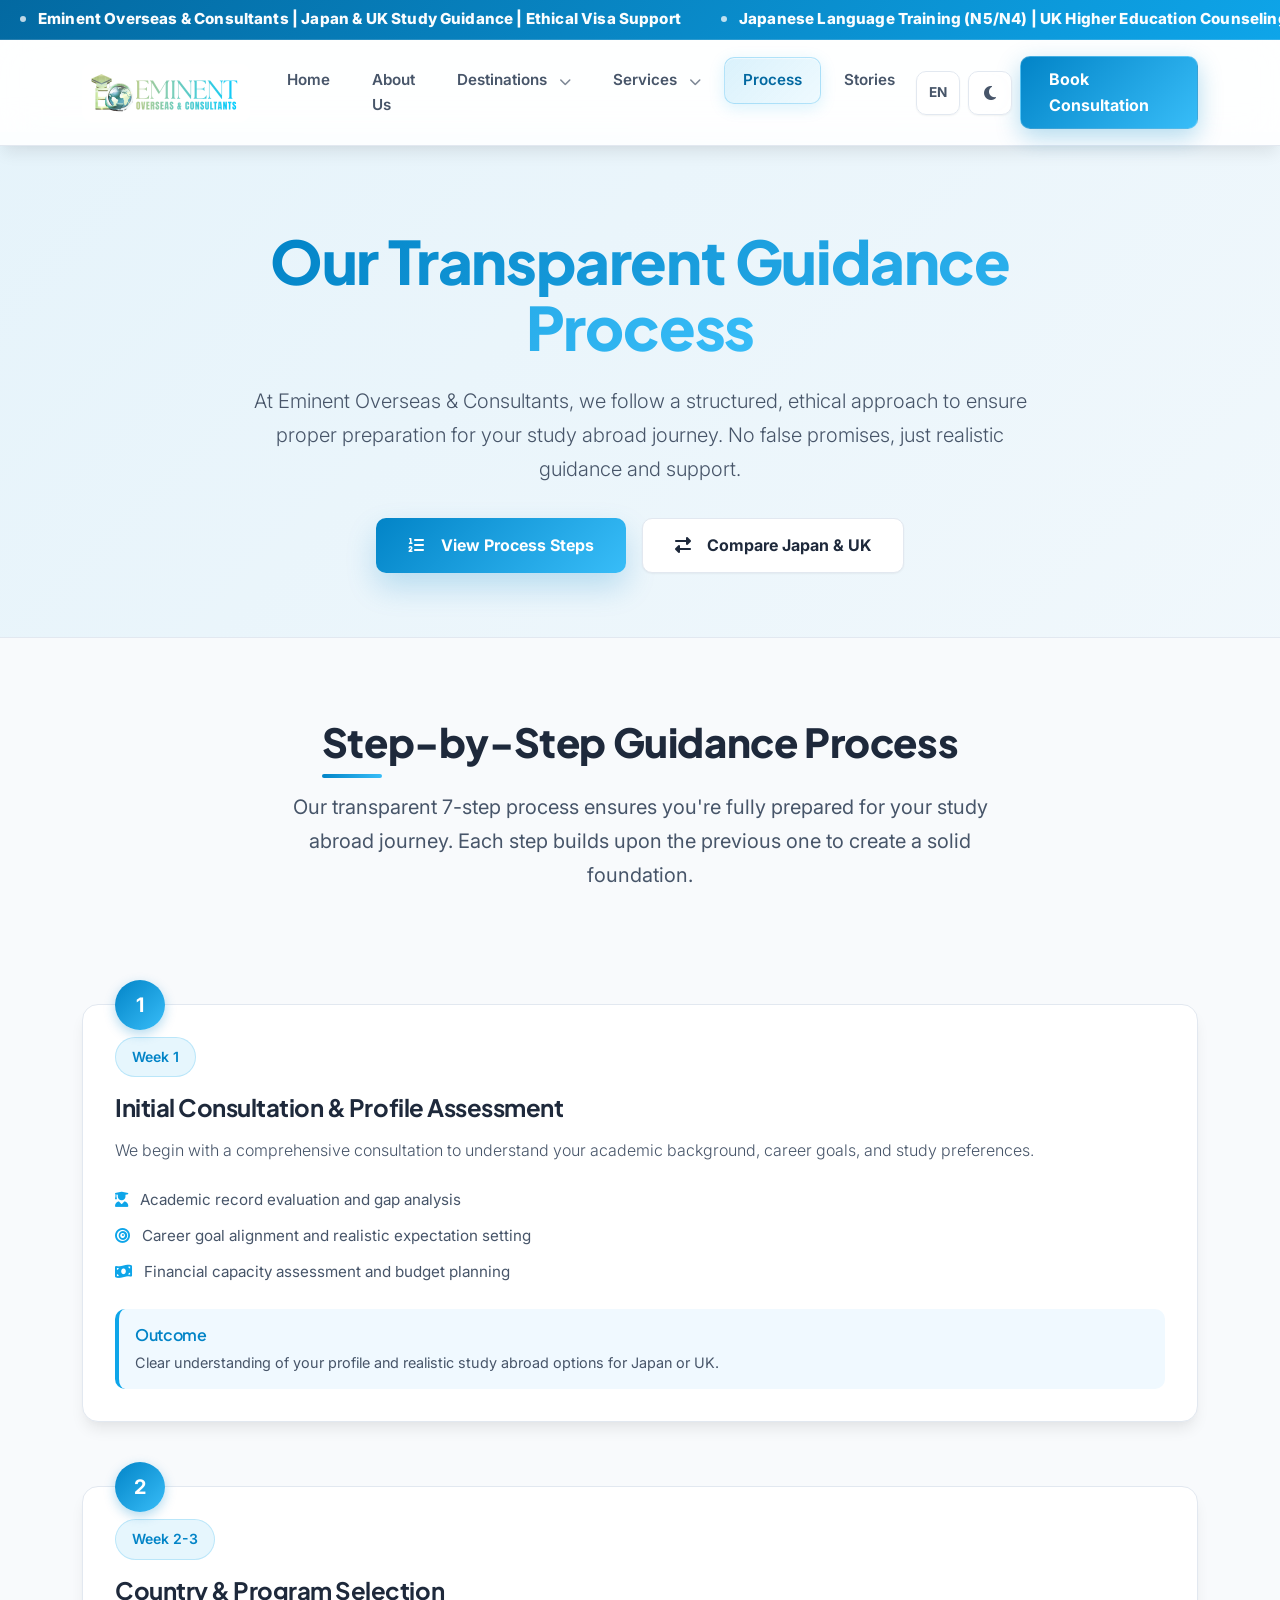
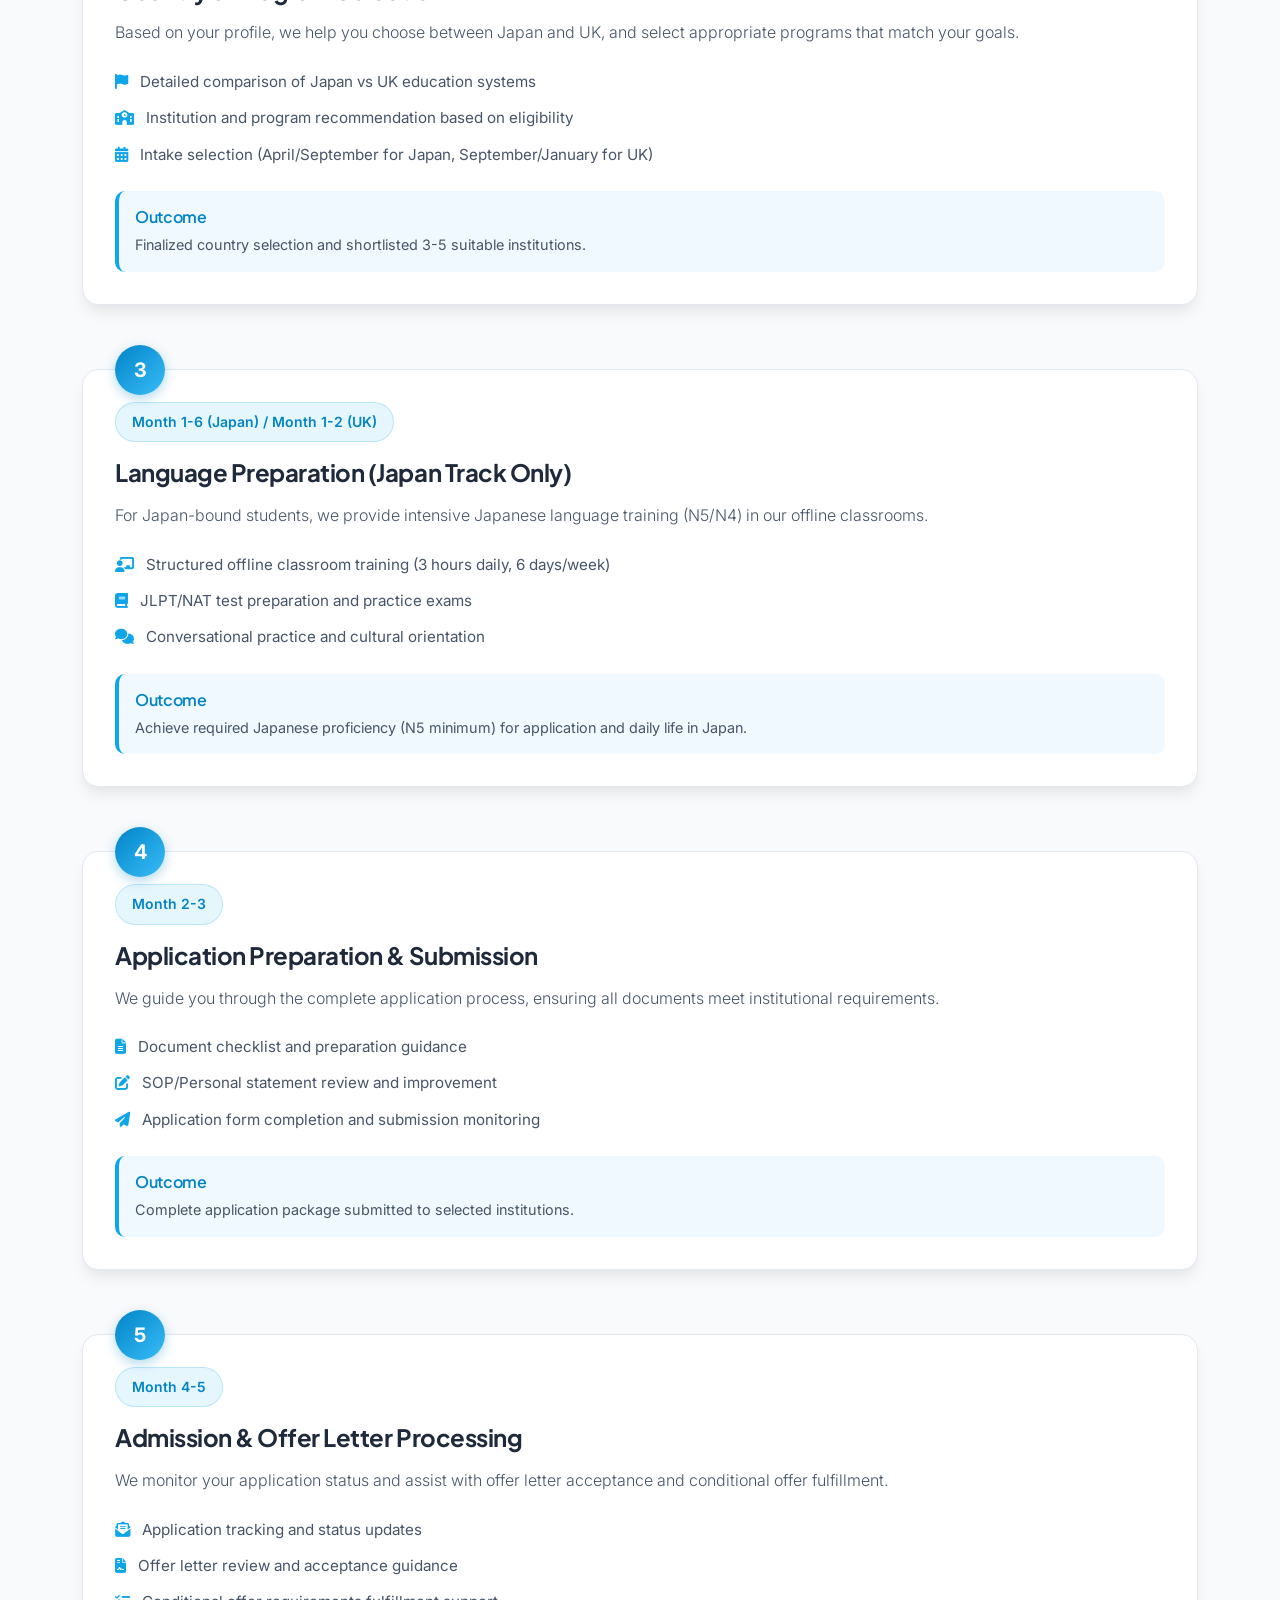
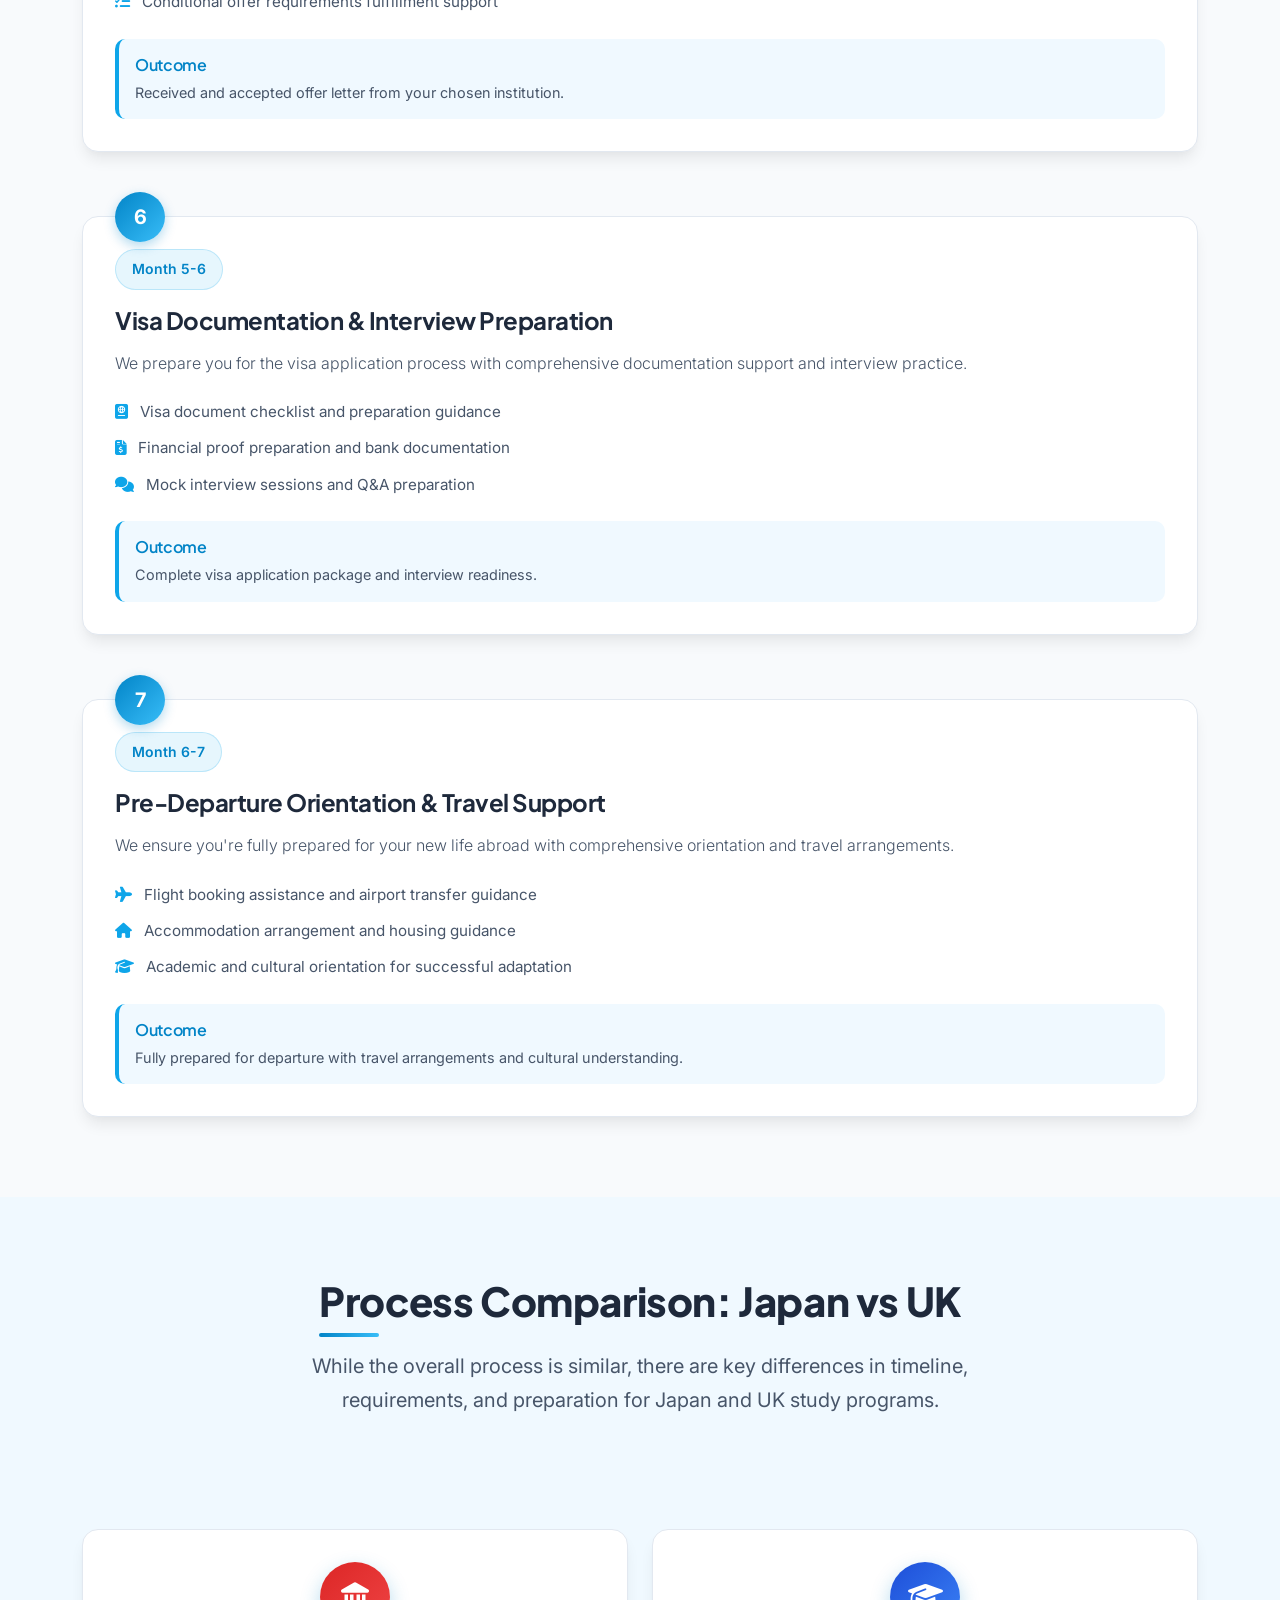
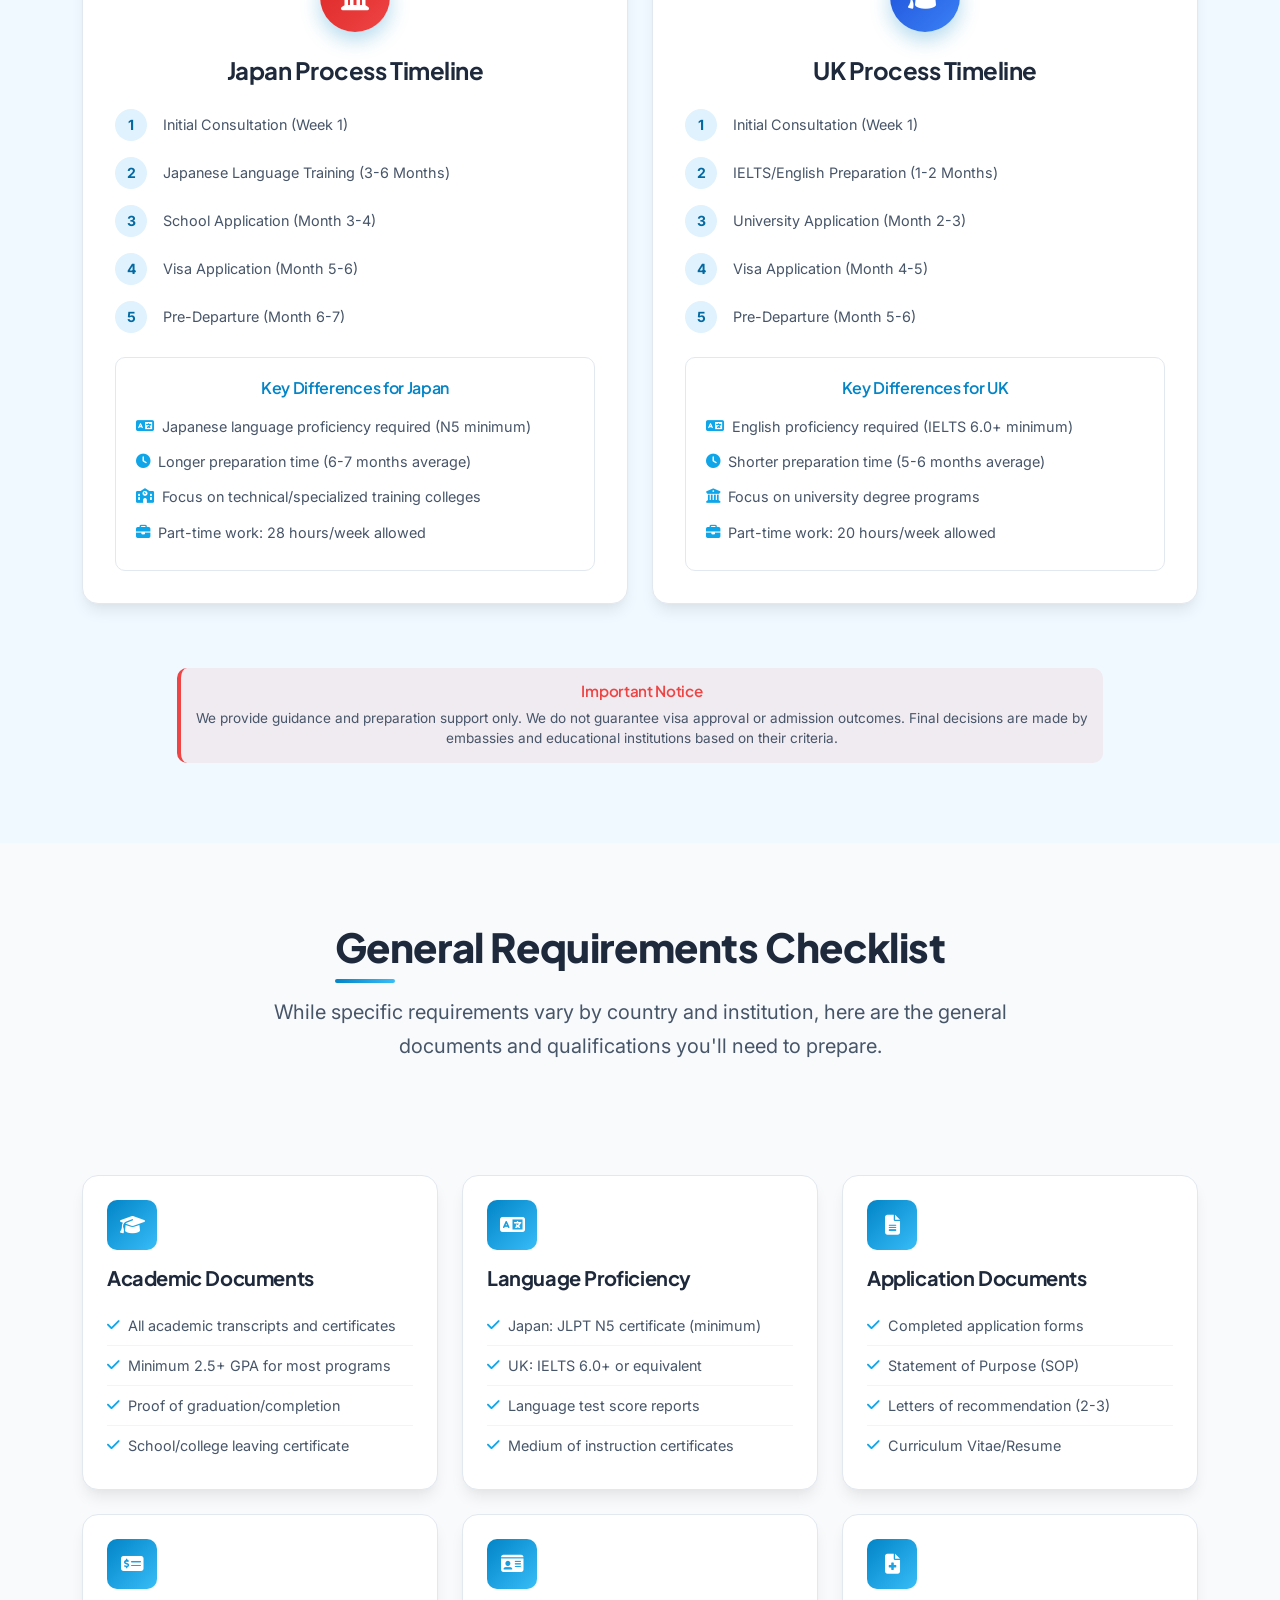
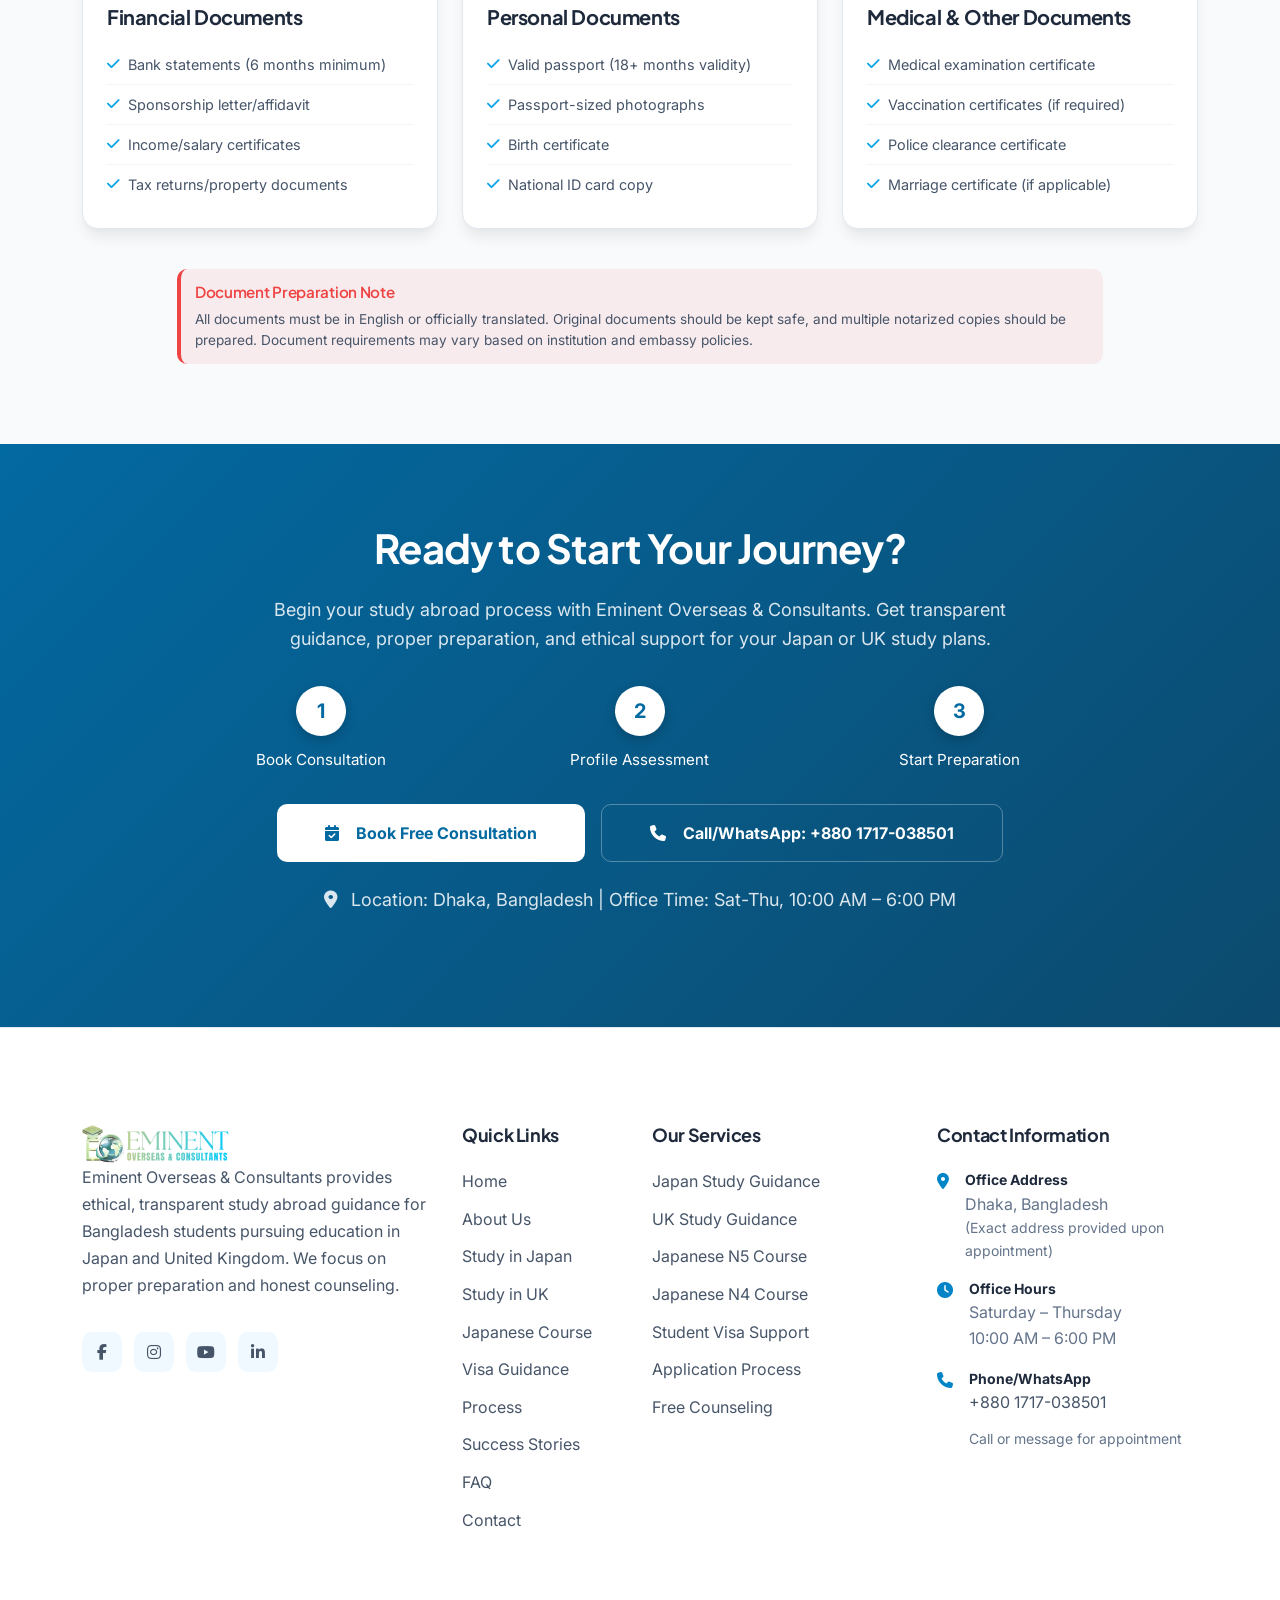
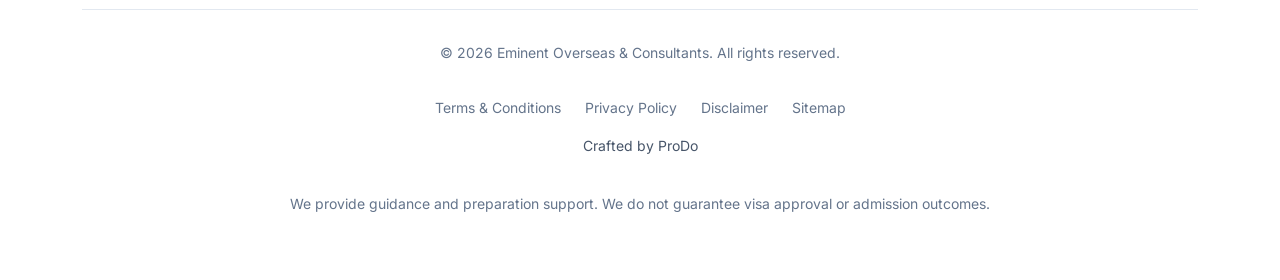
<file: process.html>
<!doctype html>
<html lang="en" data-theme="light">
<head>
  <meta charset="utf-8" />
  <meta name="viewport" content="width=device-width, initial-scale=1" />
  <title data-en="Our Guidance Process | Eminent Overseas & Consultants" data-ja="ガイダンスプロセス | エミネント海外留学コンサルタント">Our Guidance Process | Eminent Overseas & Consultants</title>
  <meta name="description" data-en="Step-by-step transparent process for studying in Japan or UK. Ethical guidance, language training, visa support, and preparation for Bangladeshi students."
         data-ja="日本または英国留学のためのステップバイステップの透明なプロセス。倫理的ガイダンス、語学研修、ビザサポート、バングラデシュ人学生のための準備。">
  <meta name="theme-color" content="#0ea5e9" />
  
  <!-- Open Graph / Social Media Meta Tags -->
  <meta property="og:title" content="Our Guidance Process | Eminent Overseas & Consultants">
  <meta property="og:description" content="Transparent step-by-step guidance process for Japan & UK study abroad. Ethical, no false promises.">
  <meta property="og:image" content="https://eminentoverseas.uk/images/hero-banner-1.jpg">
  <meta property="og:url" content="https://eminentoverseas.uk/process.html">
  <meta property="og:type" content="website">
  
  <!-- Twitter Card -->
  <meta name="twitter:card" content="summary_large_image">
  <meta name="twitter:title" content="Our Guidance Process">
  <meta name="twitter:description" content="Transparent study abroad process for Japan & UK">
  <meta name="twitter:image" content="https://eminentoverseas.uk/images/hero-banner-1.jpg">

  <!-- Favicon -->
  <link rel="icon" type="image/png" href="favicon.png" />
  <link rel="apple-touch-icon" href="favicon.png" />

  <!-- Fonts & Icons -->
  <link href="https://fonts.googleapis.com/css2?family=Inter:wght@300;400;500;600;700;800;900&family=Plus+Jakarta+Sans:wght@400;500;600;700;800&display=swap" rel="stylesheet">
  <link rel="stylesheet" href="https://cdnjs.cloudflare.com/ajax/libs/font-awesome/6.4.0/css/all.min.css">
  <link href="https://cdn.jsdelivr.net/npm/bootstrap@5.3.3/dist/css/bootstrap.min.css" rel="stylesheet">
  <link rel="stylesheet" href="https://cdn.jsdelivr.net/npm/bootstrap-icons@1.11.1/font/bootstrap-icons.css">
  
  <!-- Main CSS -->
  <link rel="stylesheet" href="css/style.css">
  
  <!-- Process Page Specific CSS -->
  <style>
    /* ========================
       PROCESS PAGE SPECIFIC STYLES
       ======================== */
    
    /* Process Hero Section */
    .process-hero {
      margin-top: calc(var(--marquee-height) + var(--navbar-height));
      padding: 6rem 0 4rem;
      background: linear-gradient(135deg, 
        rgba(14, 165, 233, 0.08) 0%, 
        rgba(56, 189, 248, 0.04) 100%);
      border-bottom: 1px solid var(--border-color);
      position: relative;
    }

    [data-theme="dark"] .process-hero {
      background: linear-gradient(135deg, 
        rgba(14, 165, 233, 0.05) 0%, 
        rgba(56, 189, 248, 0.02) 100%);
    }

    .process-hero .lead {
      font-size: 1.25rem;
      color: var(--text-secondary);
      max-width: 800px;
      margin: 0 auto 2rem;
      line-height: 1.7;
    }

    /* Process Timeline */
    .process-timeline {
      padding: 5rem 0;
      background-color: var(--bg-primary);
    }

    [data-theme="dark"] .process-timeline {
      background: linear-gradient(135deg, var(--bg-primary) 0%, var(--bg-secondary) 100%);
    }

    .timeline-step {
      position: relative;
      margin-bottom: 4rem;
      opacity: 0;
      transform: translateY(30px);
      transition: opacity 0.6s ease, transform 0.6s ease;
    }

    .timeline-step.visible {
      opacity: 1;
      transform: translateY(0);
    }

    .timeline-step:last-child {
      margin-bottom: 0;
    }

    .timeline-content {
      background: var(--bg-card);
      border: 1px solid var(--border-color);
      border-radius: var(--radius-lg);
      padding: 2rem;
      box-shadow: var(--shadow-lg);
      transition: var(--transition-base);
      position: relative;
    }

    .timeline-content:hover {
      transform: translateY(-5px);
      box-shadow: var(--shadow-xl);
      border-color: var(--primary-300);
    }

    .step-number {
      width: 50px;
      height: 50px;
      background: linear-gradient(135deg, var(--primary-600), var(--primary-400));
      border-radius: 50%;
      display: flex;
      align-items: center;
      justify-content: center;
      color: white;
      font-size: 1.25rem;
      font-weight: 700;
      position: absolute;
      top: -25px;
      left: 2rem;
      box-shadow: 0 4px 12px rgba(2, 132, 199, 0.3);
      z-index: 1;
    }

    .step-duration {
      display: inline-block;
      background: rgba(14, 165, 233, 0.1);
      color: var(--primary-600);
      padding: 0.5rem 1rem;
      border-radius: 999px;
      font-weight: 600;
      font-size: 0.875rem;
      margin-bottom: 1rem;
      border: 1px solid rgba(14, 165, 233, 0.2);
    }

    .timeline-content h3 {
      font-size: 1.5rem;
      margin-bottom: 1rem;
      color: var(--text-primary);
    }

    .timeline-content .lead {
      color: var(--text-secondary);
      line-height: 1.6;
      margin-bottom: 1.5rem;
      font-size: 1rem;
    }

    .step-features {
      margin-bottom: 1.5rem;
    }

    .step-feature {
      display: flex;
      align-items: flex-start;
      gap: 0.75rem;
      margin-bottom: 0.75rem;
      color: var(--text-secondary);
      font-size: 0.95rem;
    }

    .step-feature i {
      color: var(--primary-500);
      flex-shrink: 0;
      margin-top: 0.25rem;
    }

    .step-outcome {
      background: var(--bg-secondary);
      border-left: 4px solid var(--primary-500);
      padding: 1rem;
      border-radius: var(--radius-md);
      margin-top: 1rem;
    }

    .step-outcome h5 {
      color: var(--primary-600);
      font-size: 1rem;
      margin-bottom: 0.5rem;
      font-weight: 600;
    }

    .step-outcome p {
      color: var(--text-secondary);
      margin: 0;
      font-size: 0.9rem;
      line-height: 1.5;
    }

    /* Process Comparison Section */
    .process-comparison {
      padding: 5rem 0;
      background-color: var(--bg-secondary);
    }

    [data-theme="dark"] .process-comparison {
      background: linear-gradient(135deg, var(--bg-primary) 0%, var(--bg-secondary) 100%);
    }

    .comparison-card {
      background: var(--bg-card);
      border: 1px solid var(--border-color);
      border-radius: var(--radius-lg);
      padding: 2rem;
      height: 100%;
      transition: var(--transition-base);
      box-shadow: var(--shadow-lg);
      text-align: center;
    }

    .comparison-card:hover {
      transform: translateY(-5px);
      box-shadow: var(--shadow-xl);
      border-color: var(--primary-300);
    }

    .country-icon {
      width: 70px;
      height: 70px;
      margin: 0 auto 1.5rem;
      border-radius: 50%;
      background: linear-gradient(135deg, var(--primary-600), var(--primary-400));
      display: flex;
      align-items: center;
      justify-content: center;
      color: white;
      font-size: 1.75rem;
      box-shadow: 0 8px 20px rgba(2, 132, 199, 0.3);
    }

    .comparison-card.japan .country-icon {
      background: linear-gradient(135deg, #dc2626, #ef4444);
    }

    .comparison-card.uk .country-icon {
      background: linear-gradient(135deg, #1d4ed8, #3b82f6);
    }

    .comparison-card h3 {
      font-size: 1.5rem;
      margin-bottom: 1.5rem;
      color: var(--text-primary);
    }

    .timeline-item {
      display: flex;
      align-items: center;
      gap: 1rem;
      margin-bottom: 1rem;
      text-align: left;
    }

    .timeline-number {
      width: 32px;
      height: 32px;
      border-radius: 50%;
      background: var(--primary-100);
      color: var(--primary-700);
      display: flex;
      align-items: center;
      justify-content: center;
      font-weight: 700;
      flex-shrink: 0;
      font-size: 0.875rem;
    }

    [data-theme="dark"] .timeline-number {
      background: rgba(14, 165, 233, 0.2);
      color: var(--primary-300);
    }

    .timeline-text {
      color: var(--text-secondary);
      font-size: 0.9rem;
      line-height: 1.5;
    }

    .comparison-highlight {
      background: var(--bg-surface);
      border: 1px solid var(--border-color);
      border-radius: var(--radius-md);
      padding: 1.25rem;
      margin-top: 1.5rem;
    }

    .comparison-highlight h5 {
      color: var(--primary-600);
      font-size: 1rem;
      margin-bottom: 0.75rem;
      font-weight: 600;
    }

    .comparison-highlight ul {
      list-style: none;
      padding: 0;
      margin: 0;
    }

    .comparison-highlight li {
      padding: 0.375rem 0;
      color: var(--text-secondary);
      font-size: 0.9rem;
      display: flex;
      align-items: flex-start;
      gap: 0.5rem;
    }

    .comparison-highlight li i {
      color: var(--primary-500);
      margin-top: 0.25rem;
      flex-shrink: 0;
    }

    /* Requirements Section */
    .requirements-section {
      padding: 5rem 0;
      background-color: var(--bg-primary);
    }

    [data-theme="dark"] .requirements-section {
      background: linear-gradient(135deg, var(--bg-primary) 0%, var(--bg-secondary) 100%);
    }

    .requirements-grid {
      display: grid;
      grid-template-columns: repeat(auto-fit, minmax(280px, 1fr));
      gap: 1.5rem;
      margin-top: 2rem;
    }

    .requirement-category {
      background: var(--bg-card);
      border: 1px solid var(--border-color);
      border-radius: var(--radius-lg);
      padding: 1.5rem;
      transition: var(--transition-base);
      box-shadow: var(--shadow-lg);
    }

    .requirement-category:hover {
      transform: translateY(-5px);
      box-shadow: var(--shadow-xl);
      border-color: var(--primary-300);
    }

    .category-icon {
      width: 50px;
      height: 50px;
      border-radius: var(--radius-md);
      background: linear-gradient(135deg, var(--primary-600), var(--primary-400));
      display: flex;
      align-items: center;
      justify-content: center;
      color: white;
      font-size: 1.25rem;
      margin-bottom: 1rem;
    }

    .requirement-category h4 {
      font-size: 1.25rem;
      margin-bottom: 1rem;
      color: var(--text-primary);
    }

    .requirement-list {
      list-style: none;
      padding: 0;
      margin: 0;
    }

    .requirement-list li {
      padding: 0.5rem 0;
      color: var(--text-secondary);
      border-bottom: 1px solid var(--border-light);
      font-size: 0.9rem;
      display: flex;
      align-items: flex-start;
      gap: 0.5rem;
    }

    .requirement-list li:last-child {
      border-bottom: none;
    }

    .requirement-list li i {
      color: var(--primary-500);
      margin-top: 0.25rem;
      flex-shrink: 0;
    }

    .requirement-important {
      background: rgba(239, 68, 68, 0.08);
      border-left: 4px solid var(--error);
      padding: 0.875rem;
      border-radius: var(--radius-md);
      margin-top: 1rem;
    }

    .requirement-important h5 {
      color: var(--error);
      font-size: 0.95rem;
      margin-bottom: 0.5rem;
      font-weight: 600;
    }

    .requirement-important p {
      color: var(--text-secondary);
      margin: 0;
      font-size: 0.85rem;
      line-height: 1.5;
    }

    /* CTA Section for Process Page */
    .process-cta {
      padding: 5rem 0;
      background: linear-gradient(135deg, var(--primary-700), var(--primary-900));
      color: white;
      text-align: center;
    }

    .process-cta h2 {
      font-size: 2.5rem;
      margin-bottom: 1.5rem;
      color: white;
    }

    .process-cta p {
      font-size: 1.125rem;
      color: rgba(255, 255, 255, 0.85);
      margin-bottom: 2rem;
      line-height: 1.6;
      max-width: 800px;
      margin-left: auto;
      margin-right: auto;
    }

    .cta-steps {
      display: flex;
      justify-content: center;
      gap: 2rem;
      margin: 2rem 0;
      flex-wrap: wrap;
    }

    .cta-step {
      text-align: center;
      flex: 1;
      min-width: 150px;
    }

    .cta-step-number {
      width: 50px;
      height: 50px;
      background: white;
      border-radius: 50%;
      display: flex;
      align-items: center;
      justify-content: center;
      color: var(--primary-700);
      font-size: 1.25rem;
      font-weight: 700;
      margin: 0 auto 0.75rem;
      box-shadow: 0 4px 12px rgba(0, 0, 0, 0.2);
    }

    .cta-step p {
      font-size: 0.95rem;
      color: white;
      margin: 0;
    }

    /* Responsive Design for Process Page */
    @media (max-width: 768px) {
      .process-hero {
        padding: 4rem 0 3rem;
      }

      .process-hero .display-2 {
        font-size: 2.25rem;
      }

      .process-hero .lead {
        font-size: 1.125rem;
      }

      .process-timeline,
      .process-comparison,
      .requirements-section {
        padding: 3rem 0;
      }

      .timeline-content {
        padding: 1.5rem;
      }

      .step-number {
        width: 45px;
        height: 45px;
        font-size: 1.125rem;
      }

      .timeline-content h3 {
        font-size: 1.375rem;
      }

      .comparison-card {
        padding: 1.5rem;
      }

      .country-icon {
        width: 60px;
        height: 60px;
        font-size: 1.5rem;
      }

      .requirements-grid {
        grid-template-columns: 1fr;
      }

      .process-cta {
        padding: 3rem 0;
      }

      .process-cta h2 {
        font-size: 2rem;
      }

      .process-cta p {
        font-size: 1rem;
      }

      .cta-steps {
        flex-direction: column;
        gap: 1.5rem;
      }
    }

    @media (max-width: 576px) {
      .process-hero .display-2 {
        font-size: 2rem;
      }

      .timeline-content {
        padding: 1.25rem;
      }

      .step-number {
        left: 1.25rem;
      }

      .comparison-card {
        padding: 1.25rem;
      }

      .process-cta h2 {
        font-size: 1.75rem;
      }
    }

    /* Animation delays for timeline steps */
    .timeline-step:nth-child(1) { transition-delay: 100ms; }
    .timeline-step:nth-child(2) { transition-delay: 200ms; }
    .timeline-step:nth-child(3) { transition-delay: 300ms; }
    .timeline-step:nth-child(4) { transition-delay: 400ms; }
    .timeline-step:nth-child(5) { transition-delay: 500ms; }
    .timeline-step:nth-child(6) { transition-delay: 600ms; }
    .timeline-step:nth-child(7) { transition-delay: 700ms; }
  </style>
</head>

<body>
  <!-- Top Running Marquee -->
  <div class="top-marquee" aria-label="Eminent Overseas Announcement">
    <a href="contact.php" title="Start Your Study Abroad Journey">
      <div class="marquee-container">
        <div class="marquee-track">
          <!-- Content will be populated by JavaScript -->
        </div>
      </div>
    </a>
  </div>

  <!-- Navigation -->
  <nav class="navbar navbar-expand-lg">
    <div class="container">
      <a class="navbar-brand" href="index.html" aria-label="Eminent Overseas Home">
        <img src="logo.png" alt="Eminent Overseas & Consultants Logo" class="brand-logo-img" loading="lazy" />
      </a>

      <div class="mobile-controls d-lg-none">
        <button class="lang-toggle lang-toggle-mobile" id="langToggleMobile" type="button" aria-label="Toggle language">
          EN
        </button>
        <button class="theme-toggle theme-toggle-mobile" id="themeToggleMobile" type="button" aria-label="Toggle theme">
          <i class="fas fa-moon"></i>
        </button>
        <button class="navbar-toggler" type="button" data-bs-toggle="collapse" data-bs-target="#navbarNav" aria-label="Open menu" aria-expanded="false" aria-controls="navbarNav">
          <i class="fas fa-bars"></i>
        </button>
      </div>

      <div class="collapse navbar-collapse" id="navbarNav">
        <ul class="navbar-nav mx-auto">
          <!-- Home -->
          <li class="nav-item"><a class="nav-link" href="index.html" data-en="Home" data-ja="ホーム">Home</a></li>
          
          <!-- About Us -->
          <li class="nav-item"><a class="nav-link" href="about.html" data-en="About Us" data-ja="会社概要">About Us</a></li>
          
          <!-- Destinations Dropdown -->
          <li class="nav-item dropdown">
            <a class="nav-link dropdown-toggle" href="#" role="button" data-bs-toggle="dropdown" aria-expanded="false">
              <span data-en="Destinations" data-ja="留学先">Destinations</span>
            </a>
            <ul class="dropdown-menu">
              <li><a class="dropdown-item" href="study-japan.html" data-en="Study in Japan" data-ja="日本留学">Study in Japan</a></li>
              <li><a class="dropdown-item" href="study-uk.html" data-en="Study in UK" data-ja="英国留学">Study in UK</a></li>
            </ul>
          </li>
          
          <!-- Services Dropdown -->
          <li class="nav-item dropdown">
            <a class="nav-link dropdown-toggle" href="#" role="button" data-bs-toggle="dropdown" aria-expanded="false">
              <span data-en="Services" data-ja="サービス">Services</span>
            </a>
            <ul class="dropdown-menu">
              <li><a class="dropdown-item" href="japanese-course.html" data-en="Japanese Course" data-ja="日本語コース">Japanese Course</a></li>
              <li><a class="dropdown-item" href="visa-guidance.html" data-en="Visa Guidance" data-ja="ビザサポート">Visa Guidance</a></li>
            </ul>
          </li>
          
          <!-- Process (Active) -->
          <li class="nav-item"><a class="nav-link active" href="process.html" data-en="Process" data-ja="プロセス">Process</a></li>
          
          <!-- Stories -->
          <li class="nav-item"><a class="nav-link" href="success-stories.html" data-en="Stories" data-ja="成功事例">Stories</a></li>
          
          <!-- Contact (will show as Book Consultation button on desktop) -->
          <li class="nav-item d-lg-none"><a class="nav-link" href="contact.php" data-en="Contact" data-ja="お問い合わせ">Contact</a></li>
        </ul>

        <div class="d-flex align-items-center gap-2 d-none d-lg-flex">
          <button class="lang-toggle" id="langToggleDesktop" type="button" aria-label="Toggle language">
            EN
          </button>
          <button class="theme-toggle" id="themeToggleDesktop" type="button" aria-label="Toggle theme">
            <i class="fas fa-moon"></i>
          </button>
          <!-- Contact now shows as Book Consultation button on desktop -->
          <a href="contact.php" class="nav-highlight" data-en="Book Consultation" data-ja="相談を予約">Book Consultation</a>
        </div>
      </div>
    </div>
  </nav>

  <!-- Process Hero Section -->
  <section class="process-hero" id="hero">
    <div class="container">
      <div class="row">
        <div class="col-lg-10 mx-auto text-center">
          <h1 class="display-2 mb-4 animate-on-scroll">
            <span class="text-gradient" data-en="Our Transparent Guidance Process" data-ja="透明なガイダンスプロセス">Our Transparent Guidance Process</span>
          </h1>
          <p class="lead animate-on-scroll" style="transition-delay: 120ms;"
             data-en="At Eminent Overseas & Consultants, we follow a structured, ethical approach to ensure proper preparation for your study abroad journey. No false promises, just realistic guidance and support."
             data-ja="エミネント海外留学コンサルタントでは、留学の旅に適切に備えるための体系的な倫理的アプローチに従います。偽りの約束はなく、現実的なガイダンスとサポートのみです。">
            At Eminent Overseas & Consultants, we follow a structured, ethical approach to ensure proper preparation for your study abroad journey. No false promises, just realistic guidance and support.
          </p>
          <div class="d-flex flex-wrap gap-3 justify-content-center animate-on-scroll" style="transition-delay: 240ms;">
            <a href="#timeline" class="btn btn-primary">
              <i class="fas fa-list-ol me-2"></i> <span data-en="View Process Steps" data-ja="プロセスステップを見る">View Process Steps</span>
            </a>
            <a href="#comparison" class="btn btn-secondary">
              <i class="fas fa-exchange-alt me-2"></i> <span data-en="Compare Japan & UK" data-ja="日本と英国を比較">Compare Japan & UK</span>
            </a>
          </div>
        </div>
      </div>
    </div>
  </section>

  <!-- Process Timeline -->
  <section class="process-timeline" id="timeline">
    <div class="container">
      <div class="row mb-5">
        <div class="col-lg-8 mx-auto text-center">
          <h2 class="display-3 mb-4 section-title animate-on-scroll" data-en="Step-by-Step Guidance Process" data-ja="ステップバイステップのガイダンスプロセス">Step-by-Step Guidance Process</h2>
          <p class="section-subtitle animate-on-scroll" style="transition-delay: 120ms;"
             data-en="Our transparent 7-step process ensures you're fully prepared for your study abroad journey. Each step builds upon the previous one to create a solid foundation."
             data-ja="透明な7ステップのプロセスは、留学の旅に完全に備えることを保証します。各ステップは前のステップに基づいて強固な基盤を作ります。">
            Our transparent 7-step process ensures you're fully prepared for your study abroad journey. Each step builds upon the previous one to create a solid foundation.
          </p>
        </div>
      </div>

      <div class="process-steps-container">
        <!-- Step 1 -->
        <div class="timeline-step animate-on-scroll">
          <div class="timeline-content">
            <div class="step-number">1</div>
            <span class="step-duration" data-en="Week 1" data-ja="第1週">Week 1</span>
            <h3 data-en="Initial Consultation & Profile Assessment" data-ja="初回相談・プロファイル評価">Initial Consultation & Profile Assessment</h3>
            <p class="lead" data-en="We begin with a comprehensive consultation to understand your academic background, career goals, and study preferences."
               data-ja="あなたの学歴、キャリア目標、学習希望を理解するための包括的な相談から始めます。">
              We begin with a comprehensive consultation to understand your academic background, career goals, and study preferences.
            </p>
            
            <div class="step-features">
              <div class="step-feature">
                <i class="fas fa-user-graduate"></i>
                <span data-en="Academic record evaluation and gap analysis" data-ja="学業成績評価とギャップ分析">Academic record evaluation and gap analysis</span>
              </div>
              <div class="step-feature">
                <i class="fas fa-bullseye"></i>
                <span data-en="Career goal alignment and realistic expectation setting" data-ja="キャリア目標調整と現実的な期待設定">Career goal alignment and realistic expectation setting</span>
              </div>
              <div class="step-feature">
                <i class="fas fa-money-bill-wave"></i>
                <span data-en="Financial capacity assessment and budget planning" data-ja="経済能力評価と予算計画">Financial capacity assessment and budget planning</span>
              </div>
            </div>

            <div class="step-outcome">
              <h5 data-en="Outcome" data-ja="結果">Outcome</h5>
              <p data-en="Clear understanding of your profile and realistic study abroad options for Japan or UK."
                 data-ja="あなたのプロファイルと日本または英国への現実的な留学オプションの明確な理解。">
                Clear understanding of your profile and realistic study abroad options for Japan or UK.
              </p>
            </div>
          </div>
        </div>

        <!-- Step 2 -->
        <div class="timeline-step animate-on-scroll" style="transition-delay: 120ms;">
          <div class="timeline-content">
            <div class="step-number">2</div>
            <span class="step-duration" data-en="Week 2-3" data-ja="第2-3週">Week 2-3</span>
            <h3 data-en="Country & Program Selection" data-ja="国・プログラム選択">Country & Program Selection</h3>
            <p class="lead" data-en="Based on your profile, we help you choose between Japan and UK, and select appropriate programs that match your goals."
               data-ja="あなたのプロファイルに基づき、日本と英国の選択を支援し、目標に合った適切なプログラムを選択します。">
              Based on your profile, we help you choose between Japan and UK, and select appropriate programs that match your goals.
            </p>
            
            <div class="step-features">
              <div class="step-feature">
                <i class="fas fa-flag"></i>
                <span data-en="Detailed comparison of Japan vs UK education systems" data-ja="日本対英国教育制度の詳細比較">Detailed comparison of Japan vs UK education systems</span>
              </div>
              <div class="step-feature">
                <i class="fas fa-school"></i>
                <span data-en="Institution and program recommendation based on eligibility" data-ja="適格性に基づく教育機関とプログラム推奨">Institution and program recommendation based on eligibility</span>
              </div>
              <div class="step-feature">
                <i class="fas fa-calendar-alt"></i>
                <span data-en="Intake selection (April/September for Japan, September/January for UK)" data-ja="入学時期選択（日本は4月/9月、英国は9月/1月）">Intake selection (April/September for Japan, September/January for UK)</span>
              </div>
            </div>

            <div class="step-outcome">
              <h5 data-en="Outcome" data-ja="結果">Outcome</h5>
              <p data-en="Finalized country selection and shortlisted 3-5 suitable institutions."
                 data-ja="最終的な国選択と3-5校の適切な教育機関の短リスト。">
                Finalized country selection and shortlisted 3-5 suitable institutions.
              </p>
            </div>
          </div>
        </div>

        <!-- Step 3 -->
        <div class="timeline-step animate-on-scroll" style="transition-delay: 240ms;">
          <div class="timeline-content">
            <div class="step-number">3</div>
            <span class="step-duration" data-en="Month 1-6 (Japan) / Month 1-2 (UK)" data-ja="1-6ヶ月（日本）/ 1-2ヶ月（英国）">Month 1-6 (Japan) / Month 1-2 (UK)</span>
            <h3 data-en="Language Preparation (Japan Track Only)" data-ja="語学準備（日本コースのみ）">Language Preparation (Japan Track Only)</h3>
            <p class="lead" data-en="For Japan-bound students, we provide intensive Japanese language training (N5/N4) in our offline classrooms."
               data-ja="日本行きの学生には、対面教室での集中的な日本語研修（N5/N4）を提供します。">
              For Japan-bound students, we provide intensive Japanese language training (N5/N4) in our offline classrooms.
            </p>
            
            <div class="step-features">
              <div class="step-feature">
                <i class="fas fa-chalkboard-teacher"></i>
                <span data-en="Structured offline classroom training (3 hours daily, 6 days/week)" data-ja="体系的な対面教室研修（毎日3時間、週6日）">Structured offline classroom training (3 hours daily, 6 days/week)</span>
              </div>
              <div class="step-feature">
                <i class="fas fa-book"></i>
                <span data-en="JLPT/NAT test preparation and practice exams" data-ja="JLPT/NATテスト準備と模擬試験">JLPT/NAT test preparation and practice exams</span>
              </div>
              <div class="step-feature">
                <i class="fas fa-comments"></i>
                <span data-en="Conversational practice and cultural orientation" data-ja="会話練習と文化オリエンテーション">Conversational practice and cultural orientation</span>
              </div>
            </div>

            <div class="step-outcome">
              <h5 data-en="Outcome" data-ja="結果">Outcome</h5>
              <p data-en="Achieve required Japanese proficiency (N5 minimum) for application and daily life in Japan."
                 data-ja="日本での申請と日常生活に必要な日本語能力（最低N5）の達成。">
                Achieve required Japanese proficiency (N5 minimum) for application and daily life in Japan.
              </p>
            </div>
          </div>
        </div>

        <!-- Step 4 -->
        <div class="timeline-step animate-on-scroll" style="transition-delay: 360ms;">
          <div class="timeline-content">
            <div class="step-number">4</div>
            <span class="step-duration" data-en="Month 2-3" data-ja="2-3ヶ月">Month 2-3</span>
            <h3 data-en="Application Preparation & Submission" data-ja="申請準備・提出">Application Preparation & Submission</h3>
            <p class="lead" data-en="We guide you through the complete application process, ensuring all documents meet institutional requirements."
               data-ja="申請プロセス全体をガイドし、すべての書類が教育機関の要件を満たすことを保証します。">
              We guide you through the complete application process, ensuring all documents meet institutional requirements.
            </p>
            
            <div class="step-features">
              <div class="step-feature">
                <i class="fas fa-file-alt"></i>
                <span data-en="Document checklist and preparation guidance" data-ja="書類チェックリストと準備ガイダンス">Document checklist and preparation guidance</span>
              </div>
              <div class="step-feature">
                <i class="fas fa-edit"></i>
                <span data-en="SOP/Personal statement review and improvement" data-ja="SOP/個人陳述書のレビューと改善">SOP/Personal statement review and improvement</span>
              </div>
              <div class="step-feature">
                <i class="fas fa-paper-plane"></i>
                <span data-en="Application form completion and submission monitoring" data-ja="申請書完成と提出監視">Application form completion and submission monitoring</span>
              </div>
            </div>

            <div class="step-outcome">
              <h5 data-en="Outcome" data-ja="結果">Outcome</h5>
              <p data-en="Complete application package submitted to selected institutions."
                 data-ja="選択した教育機関への完全な申請パッケージの提出。">
                Complete application package submitted to selected institutions.
              </p>
            </div>
          </div>
        </div>

        <!-- Step 5 -->
        <div class="timeline-step animate-on-scroll" style="transition-delay: 480ms;">
          <div class="timeline-content">
            <div class="step-number">5</div>
            <span class="step-duration" data-en="Month 4-5" data-ja="4-5ヶ月">Month 4-5</span>
            <h3 data-en="Admission & Offer Letter Processing" data-ja="入学許可・オファーレター処理">Admission & Offer Letter Processing</h3>
            <p class="lead" data-en="We monitor your application status and assist with offer letter acceptance and conditional offer fulfillment."
               data-ja="申請状況を監視し、オファーレター受諾と条件付きオファー履行を支援します。">
              We monitor your application status and assist with offer letter acceptance and conditional offer fulfillment.
            </p>
            
            <div class="step-features">
              <div class="step-feature">
                <i class="fas fa-envelope-open-text"></i>
                <span data-en="Application tracking and status updates" data-ja="申請追跡と状況更新">Application tracking and status updates</span>
              </div>
              <div class="step-feature">
                <i class="fas fa-file-contract"></i>
                <span data-en="Offer letter review and acceptance guidance" data-ja="オファーレターレビューと受諾ガイダンス">Offer letter review and acceptance guidance</span>
              </div>
              <div class="step-feature">
                <i class="fas fa-tasks"></i>
                <span data-en="Conditional offer requirements fulfillment support" data-ja="条件付きオファー要件履行サポート">Conditional offer requirements fulfillment support</span>
              </div>
            </div>

            <div class="step-outcome">
              <h5 data-en="Outcome" data-ja="結果">Outcome</h5>
              <p data-en="Received and accepted offer letter from your chosen institution."
                 data-ja="選択した教育機関からのオファーレター受領と受諾。">
                Received and accepted offer letter from your chosen institution.
              </p>
            </div>
          </div>
        </div>

        <!-- Step 6 -->
        <div class="timeline-step animate-on-scroll" style="transition-delay: 600ms;">
          <div class="timeline-content">
            <div class="step-number">6</div>
            <span class="step-duration" data-en="Month 5-6" data-ja="5-6ヶ月">Month 5-6</span>
            <h3 data-en="Visa Documentation & Interview Preparation" data-ja="ビザ書類・面接準備">Visa Documentation & Interview Preparation</h3>
            <p class="lead" data-en="We prepare you for the visa application process with comprehensive documentation support and interview practice."
               data-ja="包括的な書類サポートと面接練習でビザ申請プロセスに備えます。">
              We prepare you for the visa application process with comprehensive documentation support and interview practice.
            </p>
            
            <div class="step-features">
              <div class="step-feature">
                <i class="fas fa-passport"></i>
                <span data-en="Visa document checklist and preparation guidance" data-ja="ビザ書類チェックリストと準備ガイダンス">Visa document checklist and preparation guidance</span>
              </div>
              <div class="step-feature">
                <i class="fas fa-file-invoice-dollar"></i>
                <span data-en="Financial proof preparation and bank documentation" data-ja="資金証明準備と銀行書類">Financial proof preparation and bank documentation</span>
              </div>
              <div class="step-feature">
                <i class="fas fa-comments"></i>
                <span data-en="Mock interview sessions and Q&A preparation" data-ja="模擬面接セッションとQ&A準備">Mock interview sessions and Q&A preparation</span>
              </div>
            </div>

            <div class="step-outcome">
              <h5 data-en="Outcome" data-ja="結果">Outcome</h5>
              <p data-en="Complete visa application package and interview readiness."
                 data-ja="完全なビザ申請パッケージと面接準備。">
                Complete visa application package and interview readiness.
              </p>
            </div>
          </div>
        </div>

        <!-- Step 7 -->
        <div class="timeline-step animate-on-scroll" style="transition-delay: 700ms;">
          <div class="timeline-content">
            <div class="step-number">7</div>
            <span class="step-duration" data-en="Month 6-7" data-ja="6-7ヶ月">Month 6-7</span>
            <h3 data-en="Pre-Departure Orientation & Travel Support" data-ja="出発前オリエンテーション・旅行サポート">Pre-Departure Orientation & Travel Support</h3>
            <p class="lead" data-en="We ensure you're fully prepared for your new life abroad with comprehensive orientation and travel arrangements."
               data-ja="包括的なオリエンテーションと旅行手配で海外での新しい生活に完全に備えます。">
              We ensure you're fully prepared for your new life abroad with comprehensive orientation and travel arrangements.
            </p>
            
            <div class="step-features">
              <div class="step-feature">
                <i class="fas fa-plane"></i>
                <span data-en="Flight booking assistance and airport transfer guidance" data-ja="航空券予約支援と空港送迎ガイダンス">Flight booking assistance and airport transfer guidance</span>
              </div>
              <div class="step-feature">
                <i class="fas fa-home"></i>
                <span data-en="Accommodation arrangement and housing guidance" data-ja="宿泊施設手配と住居ガイダンス">Accommodation arrangement and housing guidance</span>
              </div>
              <div class="step-feature">
                <i class="fas fa-graduation-cap"></i>
                <span data-en="Academic and cultural orientation for successful adaptation" data-ja="成功した適応のための学術・文化オリエンテーション">Academic and cultural orientation for successful adaptation</span>
              </div>
            </div>

            <div class="step-outcome">
              <h5 data-en="Outcome" data-ja="結果">Outcome</h5>
              <p data-en="Fully prepared for departure with travel arrangements and cultural understanding."
                 data-ja="旅行手配と文化的理解で出発に完全に備える。">
                Fully prepared for departure with travel arrangements and cultural understanding.
              </p>
            </div>
          </div>
        </div>
      </div>
    </div>
  </section>

  <!-- Process Comparison Section -->
  <section class="process-comparison" id="comparison">
    <div class="container">
      <div class="row mb-5">
        <div class="col-lg-8 mx-auto text-center">
          <h2 class="display-3 mb-4 section-title animate-on-scroll" data-en="Process Comparison: Japan vs UK" data-ja="プロセス比較: 日本 vs 英国">Process Comparison: Japan vs UK</h2>
          <p class="section-subtitle animate-on-scroll" style="transition-delay: 120ms;"
             data-en="While the overall process is similar, there are key differences in timeline, requirements, and preparation for Japan and UK study programs."
             data-ja="全体的なプロセスは似ていますが、日本と英国の学習プログラムではタイムライン、要件、準備に重要な違いがあります。">
            While the overall process is similar, there are key differences in timeline, requirements, and preparation for Japan and UK study programs.
          </p>
        </div>
      </div>

      <div class="row g-4">
        <div class="col-md-6 animate-on-scroll">
          <div class="comparison-card japan">
            <div class="country-icon">
              <i class="fas fa-landmark"></i>
            </div>
            <h3 data-en="Japan Process Timeline" data-ja="日本プロセスタイムライン">Japan Process Timeline</h3>
            
            <div class="timeline-item">
              <div class="timeline-number">1</div>
              <div class="timeline-text" data-en="Initial Consultation (Week 1)" data-ja="初回相談（第1週）">Initial Consultation (Week 1)</div>
            </div>
            <div class="timeline-item">
              <div class="timeline-number">2</div>
              <div class="timeline-text" data-en="Japanese Language Training (3-6 Months)" data-ja="日本語研修（3-6ヶ月）">Japanese Language Training (3-6 Months)</div>
            </div>
            <div class="timeline-item">
              <div class="timeline-number">3</div>
              <div class="timeline-text" data-en="School Application (Month 3-4)" data-ja="学校申請（3-4ヶ月目）">School Application (Month 3-4)</div>
            </div>
            <div class="timeline-item">
              <div class="timeline-number">4</div>
              <div class="timeline-text" data-en="Visa Application (Month 5-6)" data-ja="ビザ申請（5-6ヶ月目）">Visa Application (Month 5-6)</div>
            </div>
            <div class="timeline-item">
              <div class="timeline-number">5</div>
              <div class="timeline-text" data-en="Pre-Departure (Month 6-7)" data-ja="出発前準備（6-7ヶ月目）">Pre-Departure (Month 6-7)</div>
            </div>

            <div class="comparison-highlight">
              <h5 data-en="Key Differences for Japan" data-ja="日本の主な違い">Key Differences for Japan</h5>
              <ul>
                <li><i class="fas fa-language"></i><span data-en="Japanese language proficiency required (N5 minimum)" data-ja="日本語能力必須（最低N5）">Japanese language proficiency required (N5 minimum)</span></li>
                <li><i class="fas fa-clock"></i><span data-en="Longer preparation time (6-7 months average)" data-ja="準備期間が長い（平均6-7ヶ月）">Longer preparation time (6-7 months average)</span></li>
                <li><i class="fas fa-school"></i><span data-en="Focus on technical/specialized training colleges" data-ja="専門学校/専修学校に焦点">Focus on technical/specialized training colleges</span></li>
                <li><i class="fas fa-briefcase"></i><span data-en="Part-time work: 28 hours/week allowed" data-ja="アルバイト: 週28時間許可">Part-time work: 28 hours/week allowed</span></li>
              </ul>
            </div>
          </div>
        </div>

        <div class="col-md-6 animate-on-scroll" style="transition-delay: 120ms;">
          <div class="comparison-card uk">
            <div class="country-icon">
              <i class="fas fa-graduation-cap"></i>
            </div>
            <h3 data-en="UK Process Timeline" data-ja="英国プロセスタイムライン">UK Process Timeline</h3>
            
            <div class="timeline-item">
              <div class="timeline-number">1</div>
              <div class="timeline-text" data-en="Initial Consultation (Week 1)" data-ja="初回相談（第1週）">Initial Consultation (Week 1)</div>
            </div>
            <div class="timeline-item">
              <div class="timeline-number">2</div>
              <div class="timeline-text" data-en="IELTS/English Preparation (1-2 Months)" data-ja="IELTS/英語準備（1-2ヶ月）">IELTS/English Preparation (1-2 Months)</div>
            </div>
            <div class="timeline-item">
              <div class="timeline-number">3</div>
              <div class="timeline-text" data-en="University Application (Month 2-3)" data-ja="大学申請（2-3ヶ月目）">University Application (Month 2-3)</div>
            </div>
            <div class="timeline-item">
              <div class="timeline-number">4</div>
              <div class="timeline-text" data-en="Visa Application (Month 4-5)" data-ja="ビザ申請（4-5ヶ月目）">Visa Application (Month 4-5)</div>
            </div>
            <div class="timeline-item">
              <div class="timeline-number">5</div>
              <div class="timeline-text" data-en="Pre-Departure (Month 5-6)" data-ja="出発前準備（5-6ヶ月目）">Pre-Departure (Month 5-6)</div>
            </div>

            <div class="comparison-highlight">
              <h5 data-en="Key Differences for UK" data-ja="英国の主な違い">Key Differences for UK</h5>
              <ul>
                <li><i class="fas fa-language"></i><span data-en="English proficiency required (IELTS 6.0+ minimum)" data-ja="英語能力必須（最低IELTS 6.0以上）">English proficiency required (IELTS 6.0+ minimum)</span></li>
                <li><i class="fas fa-clock"></i><span data-en="Shorter preparation time (5-6 months average)" data-ja="準備期間が短い（平均5-6ヶ月）">Shorter preparation time (5-6 months average)</span></li>
                <li><i class="fas fa-university"></i><span data-en="Focus on university degree programs" data-ja="大学学位プログラムに焦点">Focus on university degree programs</span></li>
                <li><i class="fas fa-briefcase"></i><span data-en="Part-time work: 20 hours/week allowed" data-ja="アルバイト: 週20時間許可">Part-time work: 20 hours/week allowed</span></li>
              </ul>
            </div>
          </div>
        </div>
      </div>

      <div class="row mt-5">
        <div class="col-lg-10 mx-auto text-center">
          <div class="requirement-important">
            <h5 data-en="Important Notice" data-ja="重要なお知らせ">Important Notice</h5>
            <p data-en="We provide guidance and preparation support only. We do not guarantee visa approval or admission outcomes. Final decisions are made by embassies and educational institutions based on their criteria."
               data-ja="ガイダンスと準備サポートのみを提供します。ビザ承認や入学結果を保証するものではありません。最終決定は大使館と教育機関が独自の基準に基づいて行います。">
              We provide guidance and preparation support only. We do not guarantee visa approval or admission outcomes. Final decisions are made by embassies and educational institutions based on their criteria.
            </p>
          </div>
        </div>
      </div>
    </div>
  </section>

  <!-- Requirements Section -->
  <section class="requirements-section" id="requirements">
    <div class="container">
      <div class="row mb-5">
        <div class="col-lg-8 mx-auto text-center">
          <h2 class="display-3 mb-4 section-title animate-on-scroll" data-en="General Requirements Checklist" data-ja="一般要件チェックリスト">General Requirements Checklist</h2>
          <p class="section-subtitle animate-on-scroll" style="transition-delay: 120ms;"
             data-en="While specific requirements vary by country and institution, here are the general documents and qualifications you'll need to prepare."
             data-ja="具体的な要件は国と教育機関によって異なりますが、準備が必要な一般的な書類と資格は以下の通りです。">
            While specific requirements vary by country and institution, here are the general documents and qualifications you'll need to prepare.
          </p>
        </div>
      </div>

      <div class="requirements-grid">
        <div class="requirement-category animate-on-scroll">
          <div class="category-icon">
            <i class="fas fa-graduation-cap"></i>
          </div>
          <h4 data-en="Academic Documents" data-ja="学業書類">Academic Documents</h4>
          <ul class="requirement-list">
            <li><i class="fas fa-check"></i><span data-en="All academic transcripts and certificates" data-ja="すべての学業成績証明書と証明書">All academic transcripts and certificates</span></li>
            <li><i class="fas fa-check"></i><span data-en="Minimum 2.5+ GPA for most programs" data-ja="ほとんどのプログラムで最低GPA 2.5以上">Minimum 2.5+ GPA for most programs</span></li>
            <li><i class="fas fa-check"></i><span data-en="Proof of graduation/completion" data-ja="卒業/修了証明">Proof of graduation/completion</span></li>
            <li><i class="fas fa-check"></i><span data-en="School/college leaving certificate" data-ja="学校/大学卒業証明書">School/college leaving certificate</span></li>
          </ul>
        </div>

        <div class="requirement-category animate-on-scroll" style="transition-delay: 120ms;">
          <div class="category-icon">
            <i class="fas fa-language"></i>
          </div>
          <h4 data-en="Language Proficiency" data-ja="語学能力">Language Proficiency</h4>
          <ul class="requirement-list">
            <li><i class="fas fa-check"></i><span data-en="Japan: JLPT N5 certificate (minimum)" data-ja="日本: JLPT N5証明書（最低）">Japan: JLPT N5 certificate (minimum)</span></li>
            <li><i class="fas fa-check"></i><span data-en="UK: IELTS 6.0+ or equivalent" data-ja="英国: IELTS 6.0以上または同等">UK: IELTS 6.0+ or equivalent</span></li>
            <li><i class="fas fa-check"></i><span data-en="Language test score reports" data-ja="語学テストスコアレポート">Language test score reports</span></li>
            <li><i class="fas fa-check"></i><span data-en="Medium of instruction certificates" data-ja="教育言語証明書">Medium of instruction certificates</span></li>
          </ul>
        </div>

        <div class="requirement-category animate-on-scroll" style="transition-delay: 240ms;">
          <div class="category-icon">
            <i class="fas fa-file-alt"></i>
          </div>
          <h4 data-en="Application Documents" data-ja="申請書類">Application Documents</h4>
          <ul class="requirement-list">
            <li><i class="fas fa-check"></i><span data-en="Completed application forms" data-ja="完成した申請書">Completed application forms</span></li>
            <li><i class="fas fa-check"></i><span data-en="Statement of Purpose (SOP)" data-ja="志望動機書（SOP）">Statement of Purpose (SOP)</span></li>
            <li><i class="fas fa-check"></i><span data-en="Letters of recommendation (2-3)" data-ja="推薦状（2-3通）">Letters of recommendation (2-3)</span></li>
            <li><i class="fas fa-check"></i><span data-en="Curriculum Vitae/Resume" data-ja="履歴書/レジュメ">Curriculum Vitae/Resume</span></li>
          </ul>
        </div>

        <div class="requirement-category animate-on-scroll" style="transition-delay: 360ms;">
          <div class="category-icon">
            <i class="fas fa-money-check-alt"></i>
          </div>
          <h4 data-en="Financial Documents" data-ja="財務書類">Financial Documents</h4>
          <ul class="requirement-list">
            <li><i class="fas fa-check"></i><span data-en="Bank statements (6 months minimum)" data-ja="銀行取引明細書（最低6ヶ月）">Bank statements (6 months minimum)</span></li>
            <li><i class="fas fa-check"></i><span data-en="Sponsorship letter/affidavit" data-ja="資金援助書/宣誓供述書">Sponsorship letter/affidavit</span></li>
            <li><i class="fas fa-check"></i><span data-en="Income/salary certificates" data-ja="収入/給与証明書">Income/salary certificates</span></li>
            <li><i class="fas fa-check"></i><span data-en="Tax returns/property documents" data-ja="納税申告書/財産書類">Tax returns/property documents</span></li>
          </ul>
        </div>

        <div class="requirement-category animate-on-scroll" style="transition-delay: 480ms;">
          <div class="category-icon">
            <i class="fas fa-id-card"></i>
          </div>
          <h4 data-en="Personal Documents" data-ja="個人書類">Personal Documents</h4>
          <ul class="requirement-list">
            <li><i class="fas fa-check"></i><span data-en="Valid passport (18+ months validity)" data-ja="有効なパスポート（18ヶ月以上の有効期間）">Valid passport (18+ months validity)</span></li>
            <li><i class="fas fa-check"></i><span data-en="Passport-sized photographs" data-ja="パスポートサイズ写真">Passport-sized photographs</span></li>
            <li><i class="fas fa-check"></i><span data-en="Birth certificate" data-ja="出生証明書">Birth certificate</span></li>
            <li><i class="fas fa-check"></i><span data-en="National ID card copy" data-ja="国民IDカードコピー">National ID card copy</span></li>
          </ul>
        </div>

        <div class="requirement-category animate-on-scroll" style="transition-delay: 600ms;">
          <div class="category-icon">
            <i class="fas fa-file-medical"></i>
          </div>
          <h4 data-en="Medical & Other Documents" data-ja="医療・その他書類">Medical & Other Documents</h4>
          <ul class="requirement-list">
            <li><i class="fas fa-check"></i><span data-en="Medical examination certificate" data-ja="健康診断証明書">Medical examination certificate</span></li>
            <li><i class="fas fa-check"></i><span data-en="Vaccination certificates (if required)" data-ja="予防接種証明書（必要な場合）">Vaccination certificates (if required)</span></li>
            <li><i class="fas fa-check"></i><span data-en="Police clearance certificate" data-ja="警察証明書">Police clearance certificate</span></li>
            <li><i class="fas fa-check"></i><span data-en="Marriage certificate (if applicable)" data-ja="結婚証明書（該当する場合）">Marriage certificate (if applicable)</span></li>
          </ul>
        </div>
      </div>

      <div class="row mt-4">
        <div class="col-lg-10 mx-auto">
          <div class="requirement-important">
            <h5 data-en="Document Preparation Note" data-ja="書類準備の注意">Document Preparation Note</h5>
            <p data-en="All documents must be in English or officially translated. Original documents should be kept safe, and multiple notarized copies should be prepared. Document requirements may vary based on institution and embassy policies."
               data-ja="すべての書類は英語であるか、正式に翻訳されている必要があります。原本は安全に保管し、複数の公証済みコピーを準備する必要があります。書類要件は教育機関と大使館のポリシーによって異なる場合があります。">
              All documents must be in English or officially translated. Original documents should be kept safe, and multiple notarized copies should be prepared. Document requirements may vary based on institution and embassy policies.
            </p>
          </div>
        </div>
      </div>
    </div>
  </section>

  <!-- Process CTA Section -->
  <section class="process-cta" id="start-process">
    <div class="container">
      <div class="row">
        <div class="col-lg-10 mx-auto text-center">
          <h2 class="animate-on-scroll" data-en="Ready to Start Your Journey?" data-ja="旅を始める準備はできていますか？">Ready to Start Your Journey?</h2>
          <p class="animate-on-scroll" style="transition-delay: 120ms;"
             data-en="Begin your study abroad process with Eminent Overseas & Consultants. Get transparent guidance, proper preparation, and ethical support for your Japan or UK study plans."
             data-ja="エミネント海外留学コンサルタントで留学プロセスを始めましょう。日本または英国の留学計画に対して、透明なガイダンス、適切な準備、倫理的なサポートを入手できます。">
            Begin your study abroad process with Eminent Overseas & Consultants. Get transparent guidance, proper preparation, and ethical support for your Japan or UK study plans.
          </p>

          <div class="cta-steps animate-on-scroll" style="transition-delay: 240ms;">
            <div class="cta-step">
              <div class="cta-step-number">1</div>
              <p data-en="Book Consultation" data-ja="相談予約">Book Consultation</p>
            </div>
            <div class="cta-step">
              <div class="cta-step-number">2</div>
              <p data-en="Profile Assessment" data-ja="プロファイル評価">Profile Assessment</p>
            </div>
            <div class="cta-step">
              <div class="cta-step-number">3</div>
              <p data-en="Start Preparation" data-ja="準備開始">Start Preparation</p>
            </div>
          </div>

          <div class="d-flex flex-wrap gap-3 justify-content-center animate-on-scroll" style="transition-delay: 360ms;">
            <a href="contact.php" class="btn btn-light px-5 py-3">
              <i class="fas fa-calendar-check me-2"></i> <span data-en="Book Free Consultation" data-ja="無料相談を予約">Book Free Consultation</span>
            </a>
            <a href="tel:+880XXXXXXXXXX" class="btn btn-outline-light px-5 py-3">
              <i class="fas fa-phone me-2"></i> <span data-en="Call/WhatsApp: +880 1717-038501" data-ja="電話/WhatsApp: +880 1717-038501">Call/WhatsApp: +880 1717-038501</span>
            </a>
          </div>

          <p class="mt-4 animate-on-scroll" style="transition-delay: 480ms;">
            <i class="fas fa-map-marker-alt me-2"></i>
            <span data-en="Location: Dhaka, Bangladesh | Office Time: Sat-Thu, 10:00 AM – 6:00 PM"
                  data-ja="所在地: ダッカ、バングラデシュ | 営業時間: 土〜木、午前10時 – 午後6時">
              Location: Dhaka, Bangladesh | Office Time: Sat-Thu, 10:00 AM – 6:00 PM
            </span>
          </p>
        </div>
      </div>
    </div>
  </section>

  <!-- Footer -->
  <footer>
    <div class="container">
      <div class="row">
        <div class="col-lg-4 mb-5 mb-lg-0 animate-on-scroll">
          <div class="footer-logo">
            <img src="logo.png" alt="Eminent Overseas & Consultants Logo" class="brand-logo-img" loading="lazy" />
          </div>
          <p class="footer-description" 
             data-en="Eminent Overseas & Consultants provides ethical, transparent study abroad guidance for Bangladesh students pursuing education in Japan and United Kingdom. We focus on proper preparation and honest counseling."
             data-ja="エミネント海外留学コンサルタントは、日本と英国で教育を追求するバングラデシュ人学生に倫理的で透明性のある留学ガイダンスを提供します。適切な準備と誠実なカウンセリングに焦点を当てています。">
            Eminent Overseas & Consultants provides ethical, transparent study abroad guidance 
            for Bangladesh students pursuing education in Japan and United Kingdom. 
            We focus on proper preparation and honest counseling.
          </p>

          <div class="social-links">
            <a href="#" class="social-link" aria-label="Facebook"><i class="fab fa-facebook-f"></i></a>
            <a href="#" class="social-link" aria-label="Instagram"><i class="fab fa-instagram"></i></a>
            <a href="#" class="social-link" aria-label="YouTube"><i class="fab fa-youtube"></i></a>
            <a href="#" class="social-link" aria-label="LinkedIn"><i class="fab fa-linkedin-in"></i></a>
          </div>
        </div>

        <div class="col-lg-2 col-md-4 mb-5 mb-md-0 animate-on-scroll" style="transition-delay: 120ms;">
          <h5 class="footer-heading" data-en="Quick Links" data-ja="クイックリンク">Quick Links</h5>
          <a href="index.html" class="footer-link" data-en="Home" data-ja="ホーム">Home</a>
          <a href="about.html" class="footer-link" data-en="About Us" data-ja="会社概要">About Us</a>
          <a href="study-japan.html" class="footer-link" data-en="Study in Japan" data-ja="日本留学">Study in Japan</a>
          <a href="study-uk.html" class="footer-link" data-en="Study in UK" data-ja="英国留学">Study in UK</a>
          <a href="japanese-course.html" class="footer-link" data-en="Japanese Course" data-ja="日本語コース">Japanese Course</a>
          <a href="visa-guidance.html" class="footer-link" data-en="Visa Guidance" data-ja="ビザサポート">Visa Guidance</a>
          <a href="process.html" class="footer-link" data-en="Process" data-ja="プロセス">Process</a>
          <a href="success-stories.html" class="footer-link" data-en="Success Stories" data-ja="成功事例">Success Stories</a>
          <a href="#faq" class="footer-link" data-en="FAQ" data-ja="よくある質問">FAQ</a>
          <a href="contact.php" class="footer-link" data-en="Contact" data-ja="お問い合わせ">Contact</a>
        </div>

        <div class="col-lg-3 col-md-4 mb-5 mb-md-0 animate-on-scroll" style="transition-delay: 240ms;">
          <h5 class="footer-heading" data-en="Our Services" data-ja="サービス一覧">Our Services</h5>
          <a href="study-japan.html" class="footer-link" data-en="Japan Study Guidance" data-ja="日本留学ガイダンス">Japan Study Guidance</a>
          <a href="study-uk.html" class="footer-link" data-en="UK Study Guidance" data-ja="英国留学ガイダンス">UK Study Guidance</a>
          <a href="japanese-course.html#n5" class="footer-link" data-en="Japanese N5 Course" data-ja="日本語N5コース">Japanese N5 Course</a>
          <a href="japanese-course.html#n4" class="footer-link" data-en="Japanese N4 Course" data-ja="日本語N4コース">Japanese N4 Course</a>
          <a href="visa-guidance.html" class="footer-link" data-en="Student Visa Support" data-ja="学生ビザサポート">Student Visa Support</a>
          <a href="process.html" class="footer-link" data-en="Application Process" data-ja="申請プロセス">Application Process</a>
          <a href="contact.php" class="footer-link" data-en="Free Counseling" data-ja="無料相談">Free Counseling</a>
        </div>

        <div class="col-lg-3 col-md-4 animate-on-scroll" style="transition-delay: 360ms;">
          <h5 class="footer-heading" data-en="Contact Information" data-ja="連絡先情報">Contact Information</h5>
          <div class="mb-4">
            <div class="d-flex align-items-start mb-3">
              <i class="fas fa-map-marker-alt mt-1 me-3" style="color: var(--primary-600);"></i>
              <div>
                <div class="fw-bold small" data-en="Office Address" data-ja="事務所住所">Office Address</div>
                <div class="text-tertiary">Dhaka, Bangladesh</div>
                <div class="text-tertiary small" data-en="(Exact address provided upon appointment)" data-ja="（正確な住所は予約時に提供します）">(Exact address provided upon appointment)</div>
              </div>
            </div>

            <div class="d-flex align-items-start mb-3">
              <i class="fas fa-clock mt-1 me-3" style="color: var(--primary-600);"></i>
              <div>
                <div class="fw-bold small" data-en="Office Hours" data-ja="営業時間">Office Hours</div>
                <div class="text-tertiary" data-en="Saturday – Thursday" data-ja="土曜日 – 木曜日">Saturday – Thursday</div>
                <div class="text-tertiary" data-en="10:00 AM – 6:00 PM" data-ja="午前10時 – 午後6時">10:00 AM – 6:00 PM</div>
              </div>
            </div>

            <div class="d-flex align-items-start">
              <i class="fas fa-phone mt-1 me-3" style="color: var(--primary-600);"></i>
              <div>
                <div class="fw-bold small" data-en="Phone/WhatsApp" data-ja="電話/WhatsApp">Phone/WhatsApp</div>
                <a href="tel:+880XXXXXXXXXX" class="footer-link">+880 1717-038501</a>
                <div class="text-tertiary small mt-1" data-en="Call or message for appointment" data-ja="予約のためにお電話またはメッセージを">Call or message for appointment</div>
              </div>
            </div>
          </div>
        </div>
      </div>

      <div class="footer-bottom animate-on-scroll" style="transition-delay: 480ms;">
        <p data-en="© <span id='currentYear'></span> Eminent Overseas & Consultants. All rights reserved."
           data-ja="© <span id='currentYear'></span> エミネント海外留学コンサルタント。無断複写・転載を禁じます。">
          © <span id="currentYear"></span> Eminent Overseas & Consultants. All rights reserved.
        </p>
        <div class="footer-legal">
          <a href="terms.html" data-en="Terms & Conditions" data-ja="利用規約">Terms & Conditions</a>
          <a href="privacy.html" data-en="Privacy Policy" data-ja="プライバシーポリシー">Privacy Policy</a>
          <a href="disclaimer.html" data-en="Disclaimer" data-ja="免責事項">Disclaimer</a>
          <a href="sitemap.html" data-en="Sitemap" data-ja="サイトマップ">Sitemap</a>
        </div>
        <div class="crafted-by">
          <a href="https://prodo.top" target="_blank" rel="noopener" class="footer-link" 
             data-en="Crafted by ProDo" data-ja="ProDoによって作成">
            Crafted by ProDo
          </a>
        </div>
        <p class="small text-tertiary mt-2" data-en="We provide guidance and preparation support. We do not guarantee visa approval or admission outcomes."
           data-ja="ガイダンスと準備サポートを提供します。ビザ承認や入学結果を保証するものではありません。">
          We provide guidance and preparation support. We do not guarantee visa approval or admission outcomes.
        </p>
      </div>
    </div>
  </footer>

  <!-- Back to top -->
  <button class="back-top" id="backTop" type="button" aria-label="Back to top">
    <i class="fas fa-arrow-up"></i>
  </button>

  <!-- JavaScript -->
  <script src="https://cdn.jsdelivr.net/npm/bootstrap@5.3.3/dist/js/bootstrap.bundle.min.js"></script>
  <script src="js/main.js"></script>
  <script>
    // Initialize the app with custom marquee content
    document.addEventListener('DOMContentLoaded', function() {
      // Override marquee content for Process page
      if (typeof LanguageManager !== 'undefined') {
        const originalInit = LanguageManager.prototype.init;
        LanguageManager.prototype.init = function() {
          this.marqueeContent = {
            en: [
              "Eminent Overseas & Consultants | Transparent Study Abroad Process | Japan & UK Guidance",
              "Step-by-Step Process: Consultation → Language Training → Application → Visa → Departure",
              "No False Promises | Ethical Guidance | Proper Preparation | Guardian-Friendly Approach",
              "Dhaka Office | Sat–Thu, 10:00 AM–6:00 PM | Start Your Process Today"
            ],
            ja: [
              "エミネント海外留学コンサルタント | 透明な留学プロセス | 日本・英国ガイダンス",
              "ステップバイステッププロセス: 相談 → 語学研修 → 申請 → ビザ → 出発",
              "偽りの約束なし | 倫理的ガイダンス | 適切な準備 | 保護者向けサポート",
              "ダッカオフィス | 土〜木、午前10時〜午後6時 | 今日からプロセスを開始"
            ]
          };
          originalInit.call(this);
        };
      }
      
      // Initialize the app
      if (typeof App !== 'undefined') {
        window.app = new App();
      }

      // Initialize timeline scroll animations
      const timelineObserver = new IntersectionObserver((entries) => {
        entries.forEach(entry => {
          if (entry.isIntersecting) {
            entry.target.classList.add('visible');
          }
        });
      }, { threshold: 0.1, rootMargin: '0px 0px -50px 0px' });

      document.querySelectorAll('.timeline-step').forEach(step => {
        timelineObserver.observe(step);
      });

      // Initialize current year in footer
      const yearEl = document.getElementById('currentYear');
      if (yearEl) yearEl.textContent = String(new Date().getFullYear());
    });
  </script>
</body>
</html>
</file>
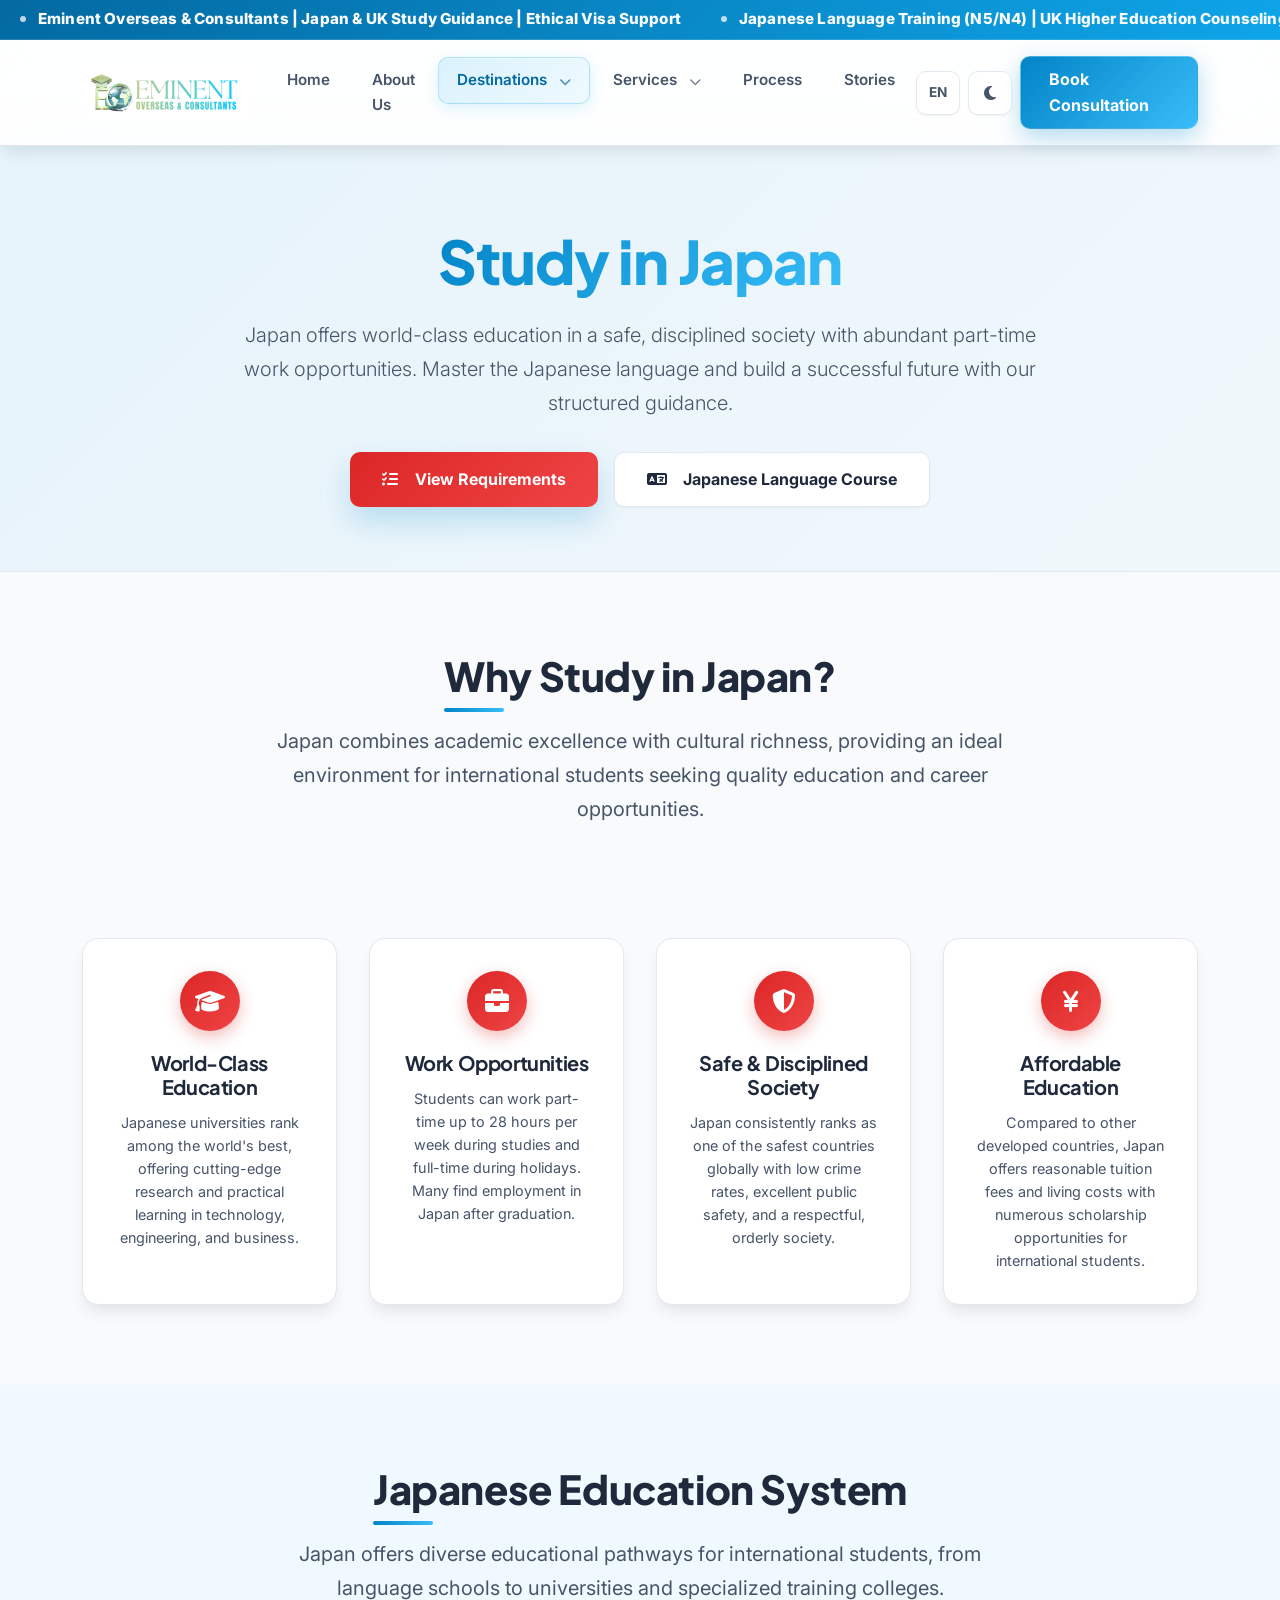
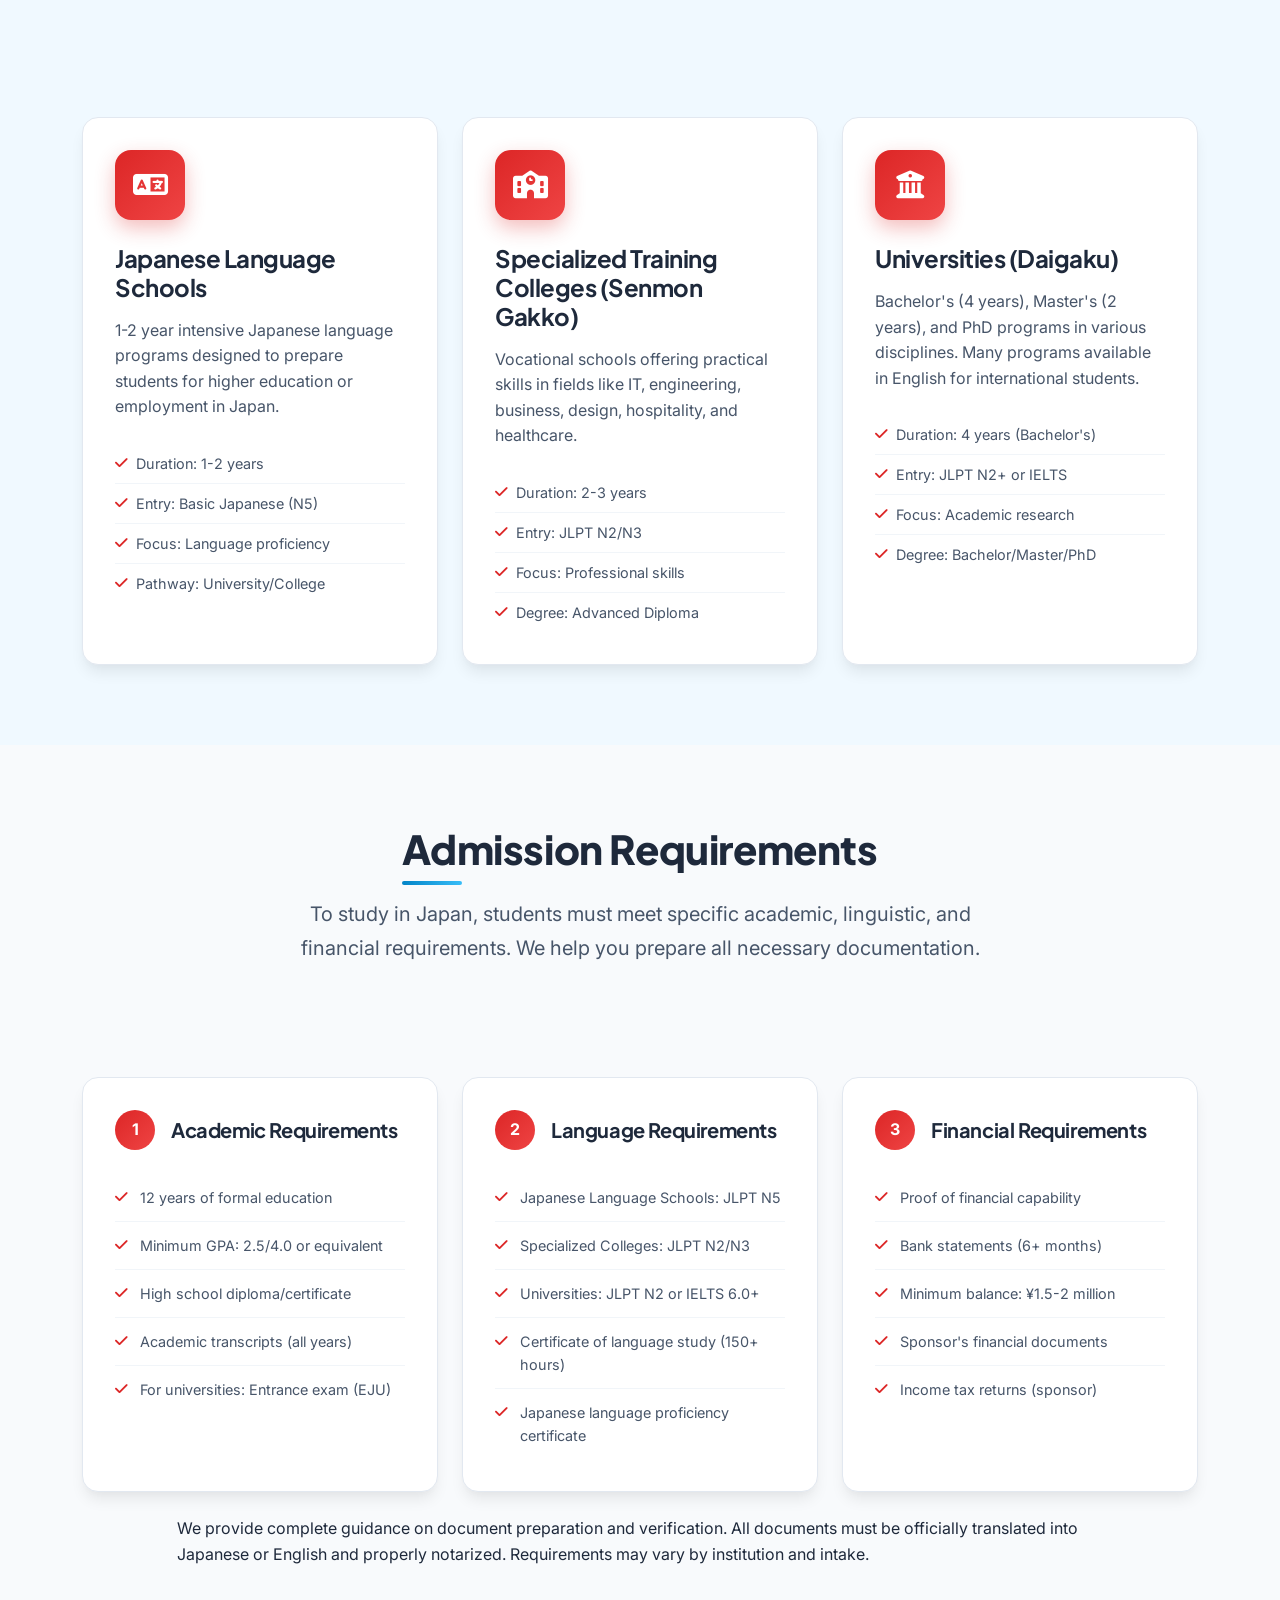
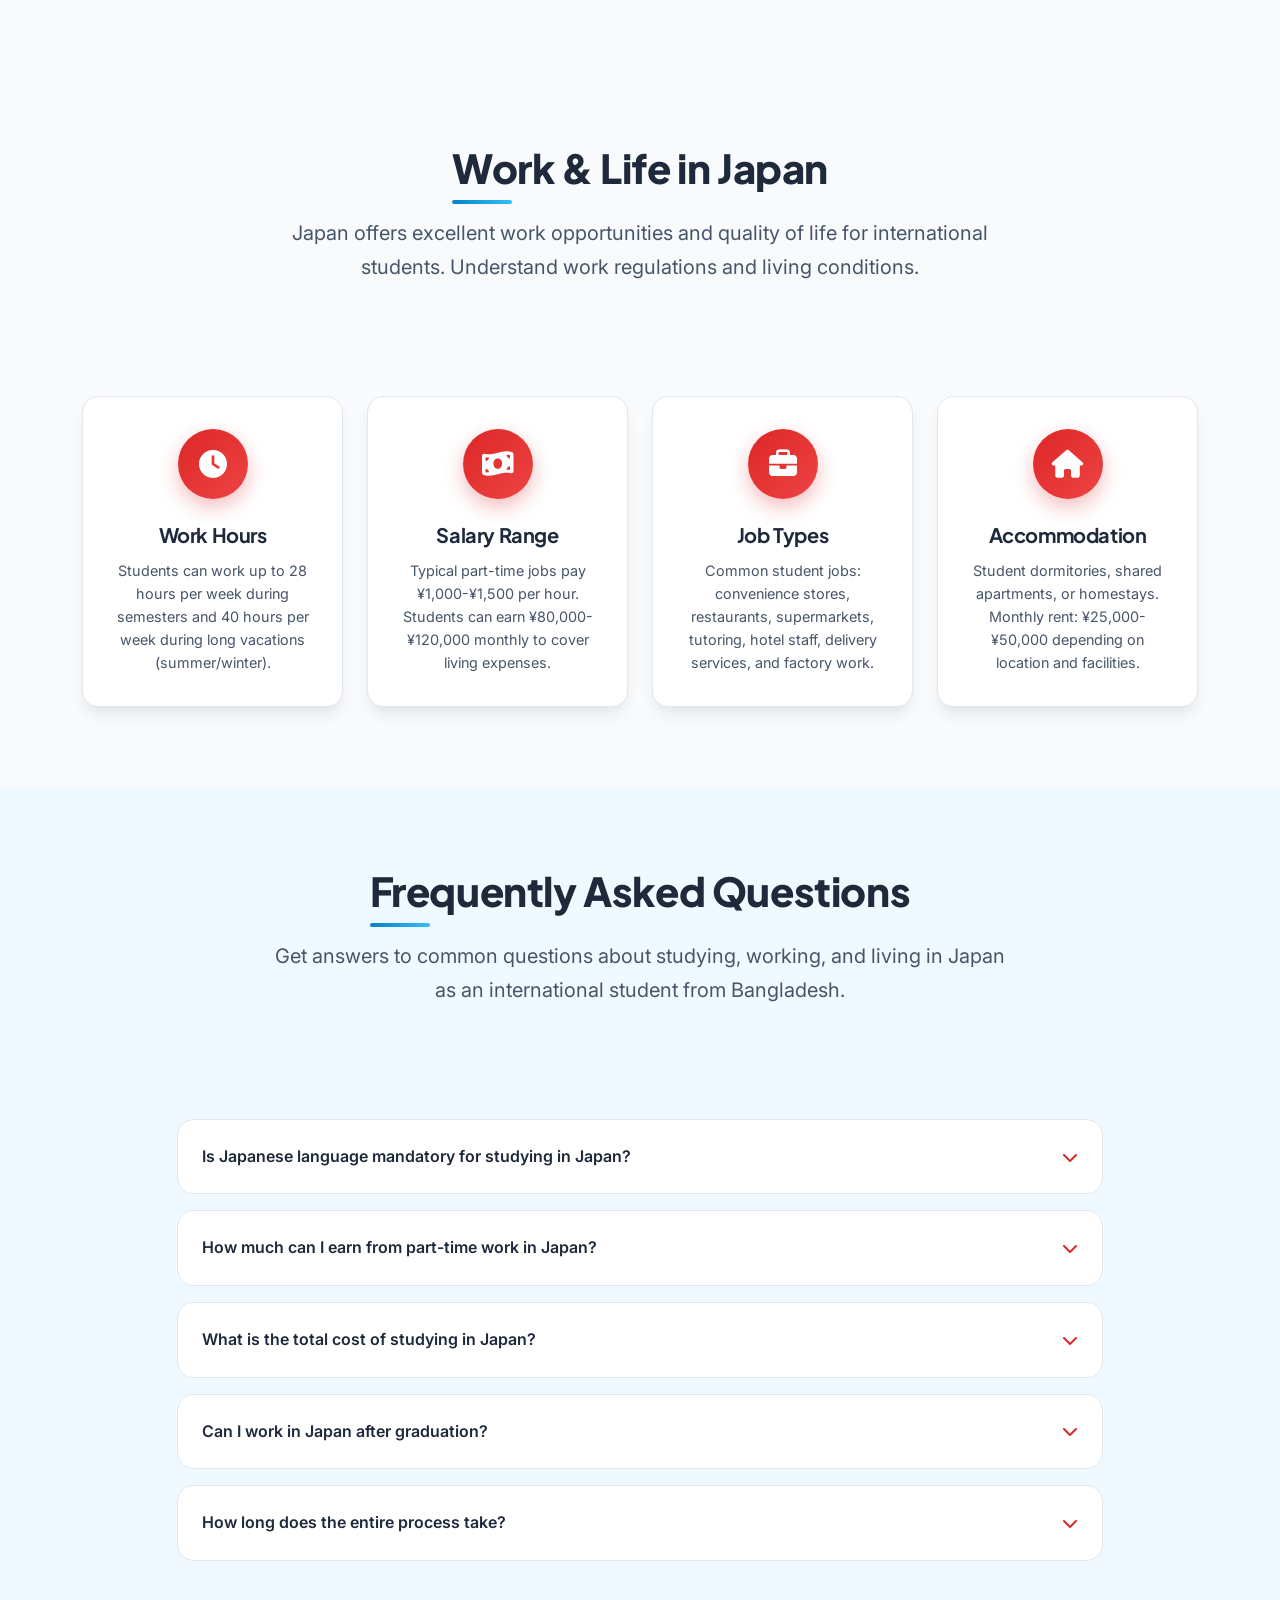
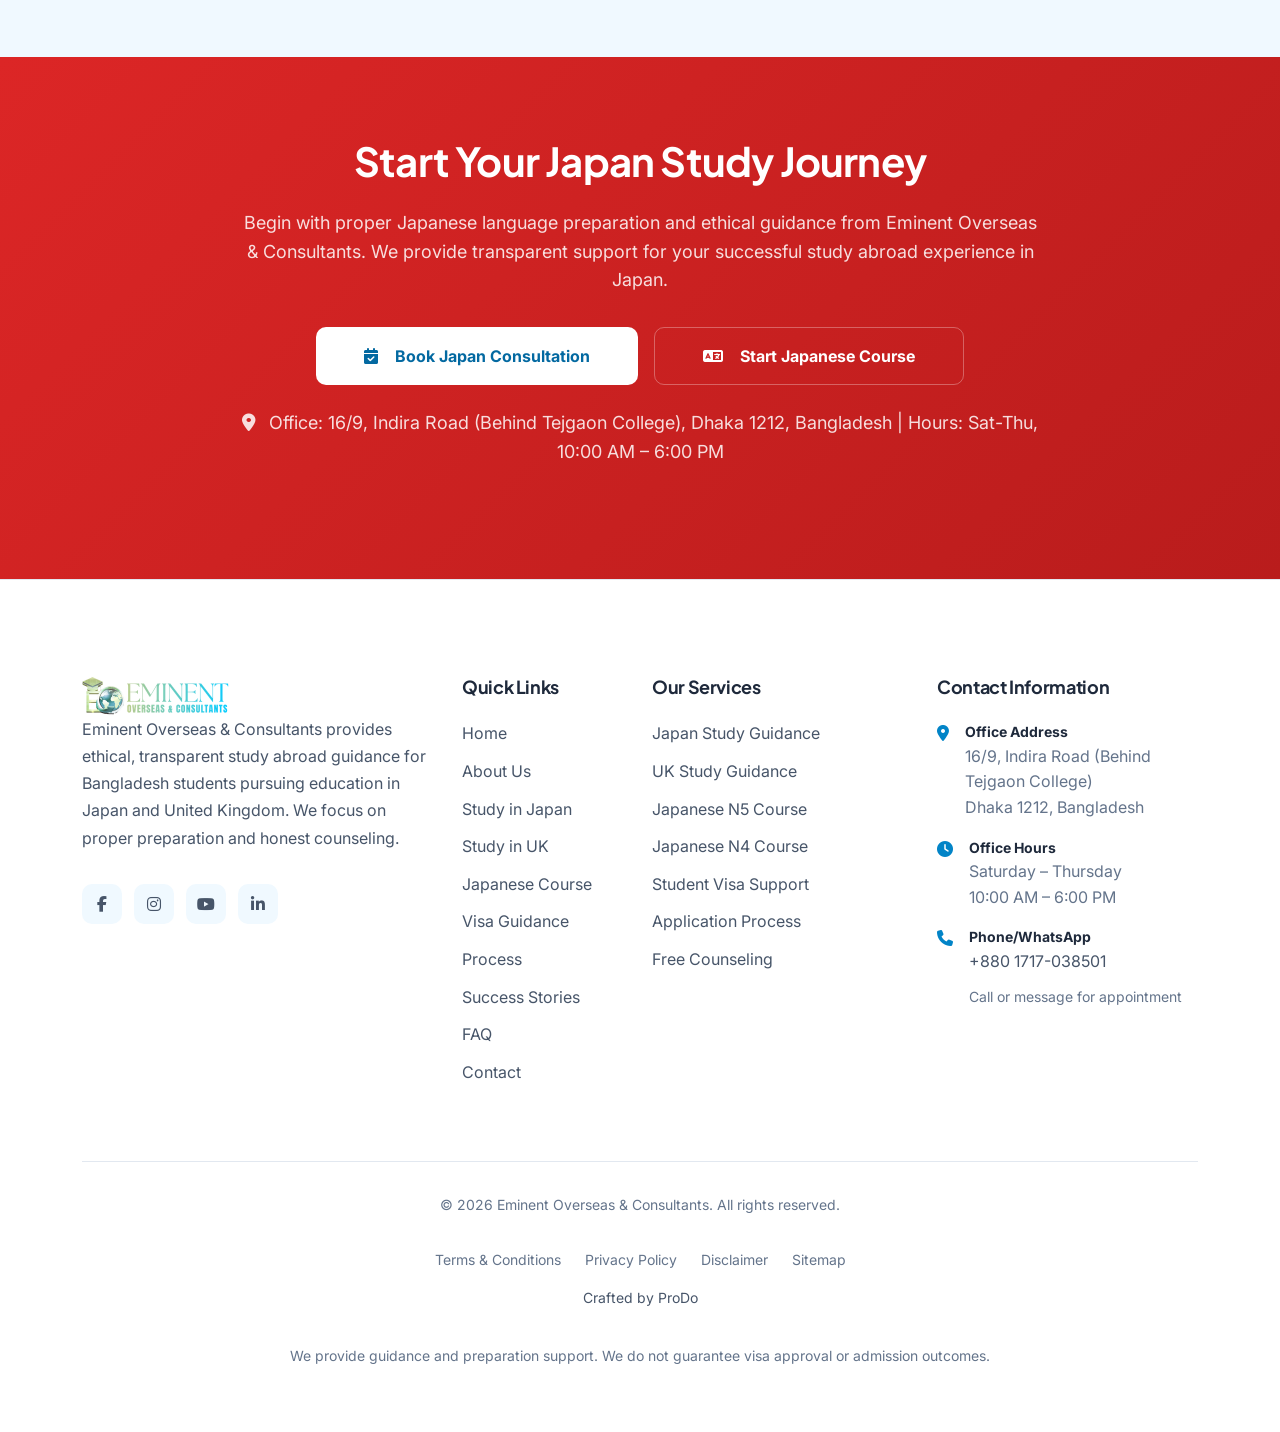
<file: study-japan.html>
<!doctype html>
<html lang="en" data-theme="light">
<head>
  <meta charset="utf-8" />
  <meta name="viewport" content="width=device-width, initial-scale=1" />
  <title data-en="Study in Japan | Eminent Overseas & Consultants" data-ja="日本留学 | エミネント海外留学コンサルタント">Study in Japan | Eminent Overseas & Consultants</title>
  <meta name="description" data-en="Complete guide to studying in Japan for Bangladeshi students. Japanese language requirements, education system, visa process, costs, and work opportunities. Ethical guidance from Eminent Overseas."
         data-ja="バングラデシュ人学生のための日本留学完全ガイド。日本語要件、教育制度、ビザプロセス、費用、就労機会。エミネント海外留学コンサルタントからの倫理的ガイダンス。">
  <meta name="theme-color" content="#0ea5e9" />
  
  <!-- Open Graph / Social Media Meta Tags -->
  <meta property="og:title" content="Study in Japan | Eminent Overseas & Consultants">
  <meta property="og:description" content="Complete guide to studying in Japan. Japanese language training, visa support, education system overview for Bangladeshi students.">
  <meta property="og:image" content="https://eminentoverseas.uk/images/hero-banner-1.jpg">
  <meta property="og:url" content="https://eminentoverseas.uk/study-japan.html">
  <meta property="og:type" content="website">
  
  <!-- Twitter Card -->
  <meta name="twitter:card" content="summary_large_image">
  <meta name="twitter:title" content="Study in Japan Guide">
  <meta name="twitter:description" content="Japanese study guidance for Bangladeshi students">
  <meta name="twitter:image" content="https://eminentoverseas.uk/images/hero-banner-1.jpg">

  <!-- Favicon -->
  <link rel="icon" type="image/png" href="favicon.png" />
  <link rel="apple-touch-icon" href="favicon.png" />

  <!-- Fonts & Icons -->
  <link href="https://fonts.googleapis.com/css2?family=Inter:wght@300;400;500;600;700;800;900&family=Plus+Jakarta+Sans:wght@400;500;600;700;800&display=swap" rel="stylesheet">
  <link rel="stylesheet" href="https://cdnjs.cloudflare.com/ajax/libs/font-awesome/6.4.0/css/all.min.css">
  <link href="https://cdn.jsdelivr.net/npm/bootstrap@5.3.3/dist/css/bootstrap.min.css" rel="stylesheet">
  <link rel="stylesheet" href="https://cdn.jsdelivr.net/npm/bootstrap-icons@1.11.1/font/bootstrap-icons.css">
  
  <!-- Main CSS -->
  <link rel="stylesheet" href="css/style.css">
  
  <!-- Japan Study Page Specific CSS -->
  <style>
    /* ========================
       JAPAN STUDY PAGE SPECIFIC STYLES
       ======================== */
    
    /* Japan Hero Section */
    .japan-hero {
      margin-top: calc(var(--marquee-height) + var(--navbar-height));
      padding: 6rem 0 4rem;
      background: linear-gradient(135deg, 
        rgba(14, 165, 233, 0.08) 0%, 
        rgba(56, 189, 248, 0.04) 100%);
      border-bottom: 1px solid var(--border-color);
      position: relative;
    }

    [data-theme="dark"] .japan-hero {
      background: linear-gradient(135deg, 
        rgba(14, 165, 233, 0.05) 0%, 
        rgba(56, 189, 248, 0.02) 100%);
    }

    .japan-hero .lead {
      font-size: 1.25rem;
      color: var(--text-secondary);
      max-width: 800px;
      margin: 0 auto 2rem;
      line-height: 1.7;
    }

    /* Japan Overview Section */
    .japan-overview {
      padding: 5rem 0;
      background-color: var(--bg-primary);
    }

    [data-theme="dark"] .japan-overview {
      background: linear-gradient(135deg, var(--bg-primary) 0%, var(--bg-secondary) 100%);
    }

    .japan-feature-grid {
      display: grid;
      grid-template-columns: repeat(auto-fit, minmax(250px, 1fr));
      gap: 2rem;
      margin-top: 3rem;
    }

    .japan-feature-card {
      background: var(--bg-card);
      border: 1px solid var(--border-color);
      border-radius: var(--radius-lg);
      padding: 2rem;
      transition: var(--transition-base);
      box-shadow: var(--shadow-lg);
      text-align: center;
    }

    .japan-feature-card:hover {
      transform: translateY(-5px);
      box-shadow: var(--shadow-xl);
      border-color: #dc2626;
    }

    .japan-feature-icon {
      width: 60px;
      height: 60px;
      margin: 0 auto 1.25rem;
      border-radius: 50%;
      background: linear-gradient(135deg, #dc2626, #ef4444);
      display: flex;
      align-items: center;
      justify-content: center;
      color: white;
      font-size: 1.5rem;
      box-shadow: 0 6px 16px rgba(220, 38, 38, 0.3);
    }

    .japan-feature-card h4 {
      font-size: 1.25rem;
      margin-bottom: 0.75rem;
      color: var(--text-primary);
    }

    .japan-feature-card p {
      color: var(--text-secondary);
      font-size: 0.9rem;
      line-height: 1.6;
      margin: 0;
    }

    /* Education System Section */
    .education-system {
      padding: 5rem 0;
      background-color: var(--bg-secondary);
    }

    [data-theme="dark"] .education-system {
      background: linear-gradient(135deg, var(--bg-primary) 0%, var(--bg-secondary) 100%);
    }

    .education-card {
      background: var(--bg-card);
      border: 1px solid var(--border-color);
      border-radius: var(--radius-lg);
      padding: 2rem;
      height: 100%;
      transition: var(--transition-base);
      box-shadow: var(--shadow-lg);
    }

    .education-card:hover {
      transform: translateY(-5px);
      box-shadow: var(--shadow-xl);
      border-color: #dc2626;
    }

    .education-icon {
      width: 70px;
      height: 70px;
      border-radius: var(--radius-lg);
      background: linear-gradient(135deg, #dc2626, #ef4444);
      display: flex;
      align-items: center;
      justify-content: center;
      color: white;
      font-size: 1.75rem;
      margin-bottom: 1.5rem;
      box-shadow: 0 8px 20px rgba(220, 38, 38, 0.3);
    }

    .education-card h3 {
      font-size: 1.5rem;
      margin-bottom: 1rem;
      color: var(--text-primary);
    }

    .education-card p {
      color: var(--text-secondary);
      line-height: 1.6;
      margin-bottom: 1.5rem;
    }

    .education-details {
      list-style: none;
      padding: 0;
      margin: 0;
    }

    .education-details li {
      padding: 0.5rem 0;
      color: var(--text-secondary);
      border-bottom: 1px solid var(--border-light);
      font-size: 0.9rem;
      display: flex;
      align-items: flex-start;
      gap: 0.5rem;
    }

    .education-details li:last-child {
      border-bottom: none;
    }

    .education-details li i {
      color: #dc2626;
      margin-top: 0.25rem;
      flex-shrink: 0;
    }

    /* Requirements Section */
    .japan-requirements {
      padding: 5rem 0;
      background-color: var(--bg-primary);
    }

    [data-theme="dark"] .japan-requirements {
      background: linear-gradient(135deg, var(--bg-primary) 0%, var(--bg-secondary) 100%);
    }

    .requirement-card {
      background: var(--bg-card);
      border: 1px solid var(--border-color);
      border-radius: var(--radius-lg);
      padding: 2rem;
      height: 100%;
      transition: var(--transition-base);
      box-shadow: var(--shadow-lg);
    }

    .requirement-card:hover {
      transform: translateY(-5px);
      box-shadow: var(--shadow-xl);
      border-color: #dc2626;
    }

    .requirement-header {
      display: flex;
      align-items: center;
      gap: 1rem;
      margin-bottom: 1.5rem;
    }

    .requirement-number {
      width: 40px;
      height: 40px;
      border-radius: 50%;
      background: linear-gradient(135deg, #dc2626, #ef4444);
      display: flex;
      align-items: center;
      justify-content: center;
      color: white;
      font-weight: 700;
      flex-shrink: 0;
    }

    .requirement-header h4 {
      font-size: 1.25rem;
      margin: 0;
      color: var(--text-primary);
    }

    .requirement-list {
      list-style: none;
      padding: 0;
      margin: 0;
    }

    .requirement-list li {
      padding: 0.75rem 0;
      color: var(--text-secondary);
      border-bottom: 1px solid var(--border-light);
      font-size: 0.9rem;
      display: flex;
      align-items: flex-start;
      gap: 0.75rem;
    }

    .requirement-list li:last-child {
      border-bottom: none;
    }

    .requirement-list li i {
      color: #dc2626;
      margin-top: 0.25rem;
      flex-shrink: 0;
    }



    /* Work & Life Section */
    .work-life {
      padding: 5rem 0;
      background-color: var(--bg-primary);
    }

    [data-theme="dark"] .work-life {
      background: linear-gradient(135deg, var(--bg-primary) 0%, var(--bg-secondary) 100%);
    }

    .benefit-card {
      background: var(--bg-card);
      border: 1px solid var(--border-color);
      border-radius: var(--radius-lg);
      padding: 2rem;
      height: 100%;
      transition: var(--transition-base);
      box-shadow: var(--shadow-lg);
      text-align: center;
    }

    .benefit-card:hover {
      transform: translateY(-5px);
      box-shadow: var(--shadow-xl);
      border-color: #dc2626;
    }

    .benefit-icon {
      width: 70px;
      height: 70px;
      margin: 0 auto 1.5rem;
      border-radius: 50%;
      background: linear-gradient(135deg, #dc2626, #ef4444);
      display: flex;
      align-items: center;
      justify-content: center;
      color: white;
      font-size: 1.75rem;
      box-shadow: 0 8px 20px rgba(220, 38, 38, 0.3);
    }

    .benefit-card h4 {
      font-size: 1.25rem;
      margin-bottom: 0.75rem;
      color: var(--text-primary);
    }

    .benefit-card p {
      color: var(--text-secondary);
      font-size: 0.9rem;
      line-height: 1.6;
      margin: 0;
    }

    /* FAQ Section */
    .japan-faq {
      padding: 5rem 0;
      background-color: var(--bg-secondary);
    }

    [data-theme="dark"] .japan-faq {
      background: linear-gradient(135deg, var(--bg-primary) 0%, var(--bg-secondary) 100%);
    }

    .faq-card {
      background: var(--bg-card);
      border: 1px solid var(--border-color);
      border-radius: var(--radius-lg);
      padding: 1.5rem;
      margin-bottom: 1rem;
      transition: var(--transition-base);
      cursor: pointer;
    }

    .faq-card:hover {
      border-color: #dc2626;
      box-shadow: var(--shadow-md);
    }

    .faq-card.active {
      border-color: #dc2626;
      background: rgba(220, 38, 38, 0.05);
    }

    .faq-question {
      display: flex;
      justify-content: space-between;
      align-items: center;
      font-weight: 600;
      color: var(--text-primary);
      font-size: 1rem;
    }

    .faq-answer {
      margin-top: 1rem;
      color: var(--text-secondary);
      font-size: 0.9rem;
      line-height: 1.6;
      display: none;
    }

    .faq-card.active .faq-answer {
      display: block;
    }

    .faq-icon {
      color: #dc2626;
      transition: transform 0.3s ease;
    }

    .faq-card.active .faq-icon {
      transform: rotate(180deg);
    }

    /* CTA Section */
    .japan-cta {
      padding: 5rem 0;
      background: linear-gradient(135deg, #dc2626, #b91c1c);
      color: white;
      text-align: center;
    }

    .japan-cta h2 {
      font-size: 2.5rem;
      margin-bottom: 1.5rem;
      color: white;
    }

    .japan-cta p {
      font-size: 1.125rem;
      color: rgba(255, 255, 255, 0.85);
      margin-bottom: 2rem;
      line-height: 1.6;
      max-width: 800px;
      margin-left: auto;
      margin-right: auto;
    }

    /* Responsive Design for Japan Page */
    @media (max-width: 768px) {
      .japan-hero {
        padding: 4rem 0 3rem;
      }

      .japan-hero .display-2 {
        font-size: 2.25rem;
      }

      .japan-hero .lead {
        font-size: 1.125rem;
      }

      .japan-overview,
      .education-system,
      .japan-requirements,
      .cost-timeline,
      .work-life,
      .japan-faq {
        padding: 3rem 0;
      }

      .japan-feature-grid {
        grid-template-columns: 1fr;
        gap: 1.5rem;
      }

      .education-card,
      .requirement-card,
      .cost-card,
      .timeline-card,
      .benefit-card {
        padding: 1.5rem;
      }

      .japan-cta {
        padding: 3rem 0;
      }

      .japan-cta h2 {
        font-size: 2rem;
      }

      .japan-cta p {
        font-size: 1rem;
      }
    }

    @media (max-width: 576px) {
      .japan-hero .display-2 {
        font-size: 2rem;
      }

      .education-card,
      .requirement-card,
      .cost-card,
      .timeline-card,
      .benefit-card {
        padding: 1.25rem;
      }

      .japan-cta h2 {
        font-size: 1.75rem;
      }
    }
  </style>
</head>

<body>
  <!-- Top Running Marquee -->
  <div class="top-marquee" aria-label="Eminent Overseas Announcement">
    <a href="contact.php" title="Start Your Study Abroad Journey">
      <div class="marquee-container">
        <div class="marquee-track">
          <!-- Content will be populated by JavaScript -->
        </div>
      </div>
    </a>
  </div>

  <!-- Navigation -->
  <nav class="navbar navbar-expand-lg">
    <div class="container">
      <a class="navbar-brand" href="index.html" aria-label="Eminent Overseas Home">
        <img src="logo.png" alt="Eminent Overseas & Consultants Logo" class="brand-logo-img" loading="lazy" />
      </a>

      <div class="mobile-controls d-lg-none">
        <button class="lang-toggle lang-toggle-mobile" id="langToggleMobile" type="button" aria-label="Toggle language">
          EN
        </button>
        <button class="theme-toggle theme-toggle-mobile" id="themeToggleMobile" type="button" aria-label="Toggle theme">
          <i class="fas fa-moon"></i>
        </button>
        <button class="navbar-toggler" type="button" data-bs-toggle="collapse" data-bs-target="#navbarNav" aria-label="Open menu" aria-expanded="false" aria-controls="navbarNav">
          <i class="fas fa-bars"></i>
        </button>
      </div>

      <div class="collapse navbar-collapse" id="navbarNav">
        <ul class="navbar-nav mx-auto">
          <!-- Home -->
          <li class="nav-item"><a class="nav-link" href="index.html" data-en="Home" data-ja="ホーム">Home</a></li>
          
          <!-- About Us -->
          <li class="nav-item"><a class="nav-link" href="about.html" data-en="About Us" data-ja="会社概要">About Us</a></li>
          
          <!-- Destinations Dropdown (Active - Japan) -->
          <li class="nav-item dropdown">
            <a class="nav-link dropdown-toggle active" href="#" role="button" data-bs-toggle="dropdown" aria-expanded="false">
              <span data-en="Destinations" data-ja="留学先">Destinations</span>
            </a>
            <ul class="dropdown-menu">
              <li><a class="dropdown-item active" href="study-japan.html" data-en="Study in Japan" data-ja="日本留学">Study in Japan</a></li>
              <li><a class="dropdown-item" href="study-uk.html" data-en="Study in UK" data-ja="英国留学">Study in UK</a></li>
            </ul>
          </li>
          
          <!-- Services Dropdown -->
          <li class="nav-item dropdown">
            <a class="nav-link dropdown-toggle" href="#" role="button" data-bs-toggle="dropdown" aria-expanded="false">
              <span data-en="Services" data-ja="サービス">Services</span>
            </a>
            <ul class="dropdown-menu">
              <li><a class="dropdown-item" href="japanese-course.html" data-en="Japanese Course" data-ja="日本語コース">Japanese Course</a></li>
              <li><a class="dropdown-item" href="visa-guidance.html" data-en="Visa Guidance" data-ja="ビザサポート">Visa Guidance</a></li>
            </ul>
          </li>
          
          <!-- Process -->
          <li class="nav-item"><a class="nav-link" href="process.html" data-en="Process" data-ja="プロセス">Process</a></li>
          
          <!-- Stories -->
          <li class="nav-item"><a class="nav-link" href="success-stories.html" data-en="Stories" data-ja="成功事例">Stories</a></li>
          
          <!-- Contact (will show as Book Consultation button on desktop) -->
          <li class="nav-item d-lg-none"><a class="nav-link" href="contact.php" data-en="Contact" data-ja="お問い合わせ">Contact</a></li>
        </ul>

        <div class="d-flex align-items-center gap-2 d-none d-lg-flex">
          <button class="lang-toggle" id="langToggleDesktop" type="button" aria-label="Toggle language">
            EN
          </button>
          <button class="theme-toggle" id="themeToggleDesktop" type="button" aria-label="Toggle theme">
            <i class="fas fa-moon"></i>
          </button>
          <!-- Contact now shows as Book Consultation button on desktop -->
          <a href="contact.php" class="nav-highlight" data-en="Book Consultation" data-ja="相談を予約">Book Consultation</a>
        </div>
      </div>
    </div>
  </nav>

  <!-- Japan Hero Section -->
  <section class="japan-hero" id="hero">
    <div class="container">
      <div class="row">
        <div class="col-lg-10 mx-auto text-center">
          <h1 class="display-2 mb-4 animate-on-scroll">
            <span class="text-gradient" data-en="Study in Japan" data-ja="日本留学">Study in Japan</span>
          </h1>
          <p class="lead animate-on-scroll" style="transition-delay: 120ms;"
             data-en="Japan offers world-class education in a safe, disciplined society with abundant part-time work opportunities. Master the Japanese language and build a successful future with our structured guidance."
             data-ja="日本は、豊富なアルバイト機会を持つ安全で規律ある社会で世界クラスの教育を提供します。体系的なガイダンスで日本語を習得し、成功する未来を築きましょう。">
            Japan offers world-class education in a safe, disciplined society with abundant part-time work opportunities.
          </p>
          <div class="d-flex flex-wrap gap-3 justify-content-center animate-on-scroll" style="transition-delay: 240ms;">
            <a href="#requirements" class="btn btn-primary" style="background: linear-gradient(135deg, #dc2626, #ef4444); border-color: #dc2626;">
              <i class="fas fa-list-check me-2"></i> <span data-en="View Requirements" data-ja="要件を見る">View Requirements</span>
            </a>
            <a href="japanese-course.html" class="btn btn-secondary">
              <i class="fas fa-language me-2"></i> <span data-en="Japanese Language Course" data-ja="日本語コース">Japanese Language Course</span>
            </a>
          </div>
        </div>
      </div>
    </div>
  </section>

  <!-- Japan Overview Section -->
  <section class="japan-overview" id="overview">
    <div class="container">
      <div class="row mb-5">
        <div class="col-lg-8 mx-auto text-center">
          <h2 class="display-3 mb-4 section-title animate-on-scroll" data-en="Why Study in Japan?" data-ja="なぜ日本で学ぶのか？">Why Study in Japan?</h2>
          <p class="section-subtitle animate-on-scroll" style="transition-delay: 120ms;"
             data-en="Japan combines academic excellence with cultural richness, providing an ideal environment for international students seeking quality education and career opportunities."
             data-ja="日本は学問的卓越性と文化的豊かさを組み合わせ、質の高い教育とキャリア機会を求める留学生に理想的な環境を提供します。">
            Japan combines academic excellence with cultural richness, providing an ideal environment for international students.
          </p>
        </div>
      </div>

      <div class="japan-feature-grid">
        <div class="japan-feature-card animate-on-scroll">
          <div class="japan-feature-icon">
            <i class="fas fa-graduation-cap"></i>
          </div>
          <h4 data-en="World-Class Education" data-ja="世界クラスの教育">World-Class Education</h4>
          <p data-en="Japanese universities rank among the world's best, offering cutting-edge research and practical learning in technology, engineering, and business."
             data-ja="日本の大学は世界最高水準にランクされ、テクノロジー、エンジニアリング、ビジネスにおける最先端の研究と実践的学習を提供します。">
            Japanese universities rank among the world's best, offering cutting-edge research and practical learning.
          </p>
        </div>

        <div class="japan-feature-card animate-on-scroll" style="transition-delay: 120ms;">
          <div class="japan-feature-icon">
            <i class="fas fa-briefcase"></i>
          </div>
          <h4 data-en="Work Opportunities" data-ja="就労機会">Work Opportunities</h4>
          <p data-en="Students can work part-time up to 28 hours per week during studies and full-time during holidays. Many find employment in Japan after graduation."
             data-ja="学生は学習期間中は週28時間まで、休暇中はフルタイムでアルバイトが可能です。卒業後も日本で就職する学生が多くいます。">
            Students can work part-time up to 28 hours per week during studies and full-time during holidays.
          </p>
        </div>

        <div class="japan-feature-card animate-on-scroll" style="transition-delay: 240ms;">
          <div class="japan-feature-icon">
            <i class="fas fa-shield-alt"></i>
          </div>
          <h4 data-en="Safe & Disciplined Society" data-ja="安全で規律ある社会">Safe & Disciplined Society</h4>
          <p data-en="Japan consistently ranks as one of the safest countries globally with low crime rates, excellent public safety, and a respectful, orderly society."
             data-ja="日本は一貫して世界で最も安全な国の一つにランクされ、低い犯罪率、優れた公共安全、尊敬と秩序のある社会です。">
            Japan consistently ranks as one of the safest countries globally with low crime rates and excellent public safety.
          </p>
        </div>

        <div class="japan-feature-card animate-on-scroll" style="transition-delay: 360ms;">
          <div class="japan-feature-icon">
            <i class="fas fa-yen-sign"></i>
          </div>
          <h4 data-en="Affordable Education" data-ja="手頃な教育費">Affordable Education</h4>
          <p data-en="Compared to other developed countries, Japan offers reasonable tuition fees and living costs with numerous scholarship opportunities for international students."
             data-ja="他の先進国と比較して、日本は合理的な授業料と生活費を提供し、留学生向けの多くの奨学金機会があります。">
            Japan offers reasonable tuition fees and living costs with numerous scholarship opportunities.
          </p>
        </div>
      </div>
    </div>
  </section>

  <!-- Education System Section -->
  <section class="education-system" id="education">
    <div class="container">
      <div class="row mb-5">
        <div class="col-lg-8 mx-auto text-center">
          <h2 class="display-3 mb-4 section-title animate-on-scroll" data-en="Japanese Education System" data-ja="日本の教育制度">Japanese Education System</h2>
          <p class="section-subtitle animate-on-scroll" style="transition-delay: 120ms;"
             data-en="Japan offers diverse educational pathways for international students, from language schools to universities and specialized training colleges."
             data-ja="日本は、語学学校から大学、専門学校まで、留学生のための多様な教育経路を提供します。">
            Japan offers diverse educational pathways for international students.
          </p>
        </div>
      </div>

      <div class="row g-4">
        <div class="col-md-6 col-lg-4 animate-on-scroll">
          <div class="education-card">
            <div class="education-icon">
              <i class="fas fa-language"></i>
            </div>
            <h3 data-en="Japanese Language Schools" data-ja="日本語学校">Japanese Language Schools</h3>
            <p data-en="1-2 year intensive Japanese language programs designed to prepare students for higher education or employment in Japan."
               data-ja="高等教育または日本の雇用に備えるための1-2年の集中日本語プログラム。">
              1-2 year intensive Japanese language programs for higher education preparation.
            </p>
            <ul class="education-details">
              <li><i class="fas fa-check"></i><span data-en="Duration: 1-2 years" data-ja="期間: 1-2年">Duration: 1-2 years</span></li>
              <li><i class="fas fa-check"></i><span data-en="Entry: Basic Japanese (N5)" data-ja="入学: 基礎日本語（N5）">Entry: Basic Japanese (N5)</span></li>
              <li><i class="fas fa-check"></i><span data-en="Focus: Language proficiency" data-ja="焦点: 言語能力">Focus: Language proficiency</span></li>
              <li><i class="fas fa-check"></i><span data-en="Pathway: University/College" data-ja="進路: 大学/専門学校">Pathway: University/College</span></li>
            </ul>
          </div>
        </div>

        <div class="col-md-6 col-lg-4 animate-on-scroll" style="transition-delay: 120ms;">
          <div class="education-card">
            <div class="education-icon">
              <i class="fas fa-school"></i>
            </div>
            <h3 data-en="Specialized Training Colleges (Senmon Gakko)" data-ja="専門学校">Specialized Training Colleges</h3>
            <p data-en="Vocational schools offering practical skills in fields like IT, engineering, business, design, hospitality, and healthcare."
               data-ja="IT、エンジニアリング、ビジネス、デザイン、ホスピタリティ、医療などの分野で実践的スキルを提供する職業学校。">
              Vocational schools offering practical skills in various professional fields.
            </p>
            <ul class="education-details">
              <li><i class="fas fa-check"></i><span data-en="Duration: 2-3 years" data-ja="期間: 2-3年">Duration: 2-3 years</span></li>
              <li><i class="fas fa-check"></i><span data-en="Entry: JLPT N2/N3" data-ja="入学: JLPT N2/N3">Entry: JLPT N2/N3</span></li>
              <li><i class="fas fa-check"></i><span data-en="Focus: Professional skills" data-ja="焦点: 専門技能">Focus: Professional skills</span></li>
              <li><i class="fas fa-check"></i><span data-en="Degree: Advanced Diploma" data-ja="学位: 高度専門士">Degree: Advanced Diploma</span></li>
            </ul>
          </div>
        </div>

        <div class="col-md-6 col-lg-4 animate-on-scroll" style="transition-delay: 240ms;">
          <div class="education-card">
            <div class="education-icon">
              <i class="fas fa-university"></i>
            </div>
            <h3 data-en="Universities (Daigaku)" data-ja="大学">Universities</h3>
            <p data-en="Bachelor's (4 years), Master's (2 years), and PhD programs in various disciplines. Many programs available in English for international students."
               data-ja="学士（4年）、修士（2年）、博士プログラムを様々な分野で提供。留学生向けに英語でのプログラムも多数あります。">
              Bachelor's, Master's, and PhD programs in various disciplines.
            </p>
            <ul class="education-details">
              <li><i class="fas fa-check"></i><span data-en="Duration: 4 years (Bachelor's)" data-ja="期間: 4年（学士）">Duration: 4 years (Bachelor's)</span></li>
              <li><i class="fas fa-check"></i><span data-en="Entry: JLPT N2+ or IELTS" data-ja="入学: JLPT N2以上またはIELTS">Entry: JLPT N2+ or IELTS</span></li>
              <li><i class="fas fa-check"></i><span data-en="Focus: Academic research" data-ja="焦点: 学術研究">Focus: Academic research</span></li>
              <li><i class="fas fa-check"></i><span data-en="Degree: Bachelor/Master/PhD" data-ja="学位: 学士/修士/博士">Degree: Bachelor/Master/PhD</span></li>
            </ul>
          </div>
        </div>
      </div>
    </div>
  </section>

  <!-- Requirements Section -->
  <section class="japan-requirements" id="requirements">
    <div class="container">
      <div class="row mb-5">
        <div class="col-lg-8 mx-auto text-center">
          <h2 class="display-3 mb-4 section-title animate-on-scroll" data-en="Admission Requirements" data-ja="入学要件">Admission Requirements</h2>
          <p class="section-subtitle animate-on-scroll" style="transition-delay: 120ms;"
             data-en="To study in Japan, students must meet specific academic, linguistic, and financial requirements. We help you prepare all necessary documentation."
             data-ja="日本で学ぶためには、学生は特定の学術的、言語的、経済的要件を満たさなければなりません。必要なすべての書類を準備するお手伝いをします。">
            To study in Japan, students must meet specific academic, linguistic, and financial requirements.
          </p>
        </div>
      </div>

      <div class="row g-4">
        <div class="col-md-6 col-lg-4 animate-on-scroll">
          <div class="requirement-card">
            <div class="requirement-header">
              <div class="requirement-number">1</div>
              <h4 data-en="Academic Requirements" data-ja="学術的要件">Academic Requirements</h4>
            </div>
            <ul class="requirement-list">
              <li><i class="fas fa-check"></i><span data-en="12 years of formal education" data-ja="12年間の正規教育">12 years of formal education</span></li>
              <li><i class="fas fa-check"></i><span data-en="Minimum GPA: 2.5/4.0 or equivalent" data-ja="最低GPA: 2.5/4.0または同等">Minimum GPA: 2.5/4.0 or equivalent</span></li>
              <li><i class="fas fa-check"></i><span data-en="High school diploma/certificate" data-ja="高校卒業証書/証明書">High school diploma/certificate</span></li>
              <li><i class="fas fa-check"></i><span data-en="Academic transcripts (all years)" data-ja="学業成績証明書（全学年）">Academic transcripts (all years)</span></li>
              <li><i class="fas fa-check"></i><span data-en="For universities: Entrance exam (EJU)" data-ja="大学向け: 入学試験（EJU）">For universities: Entrance exam (EJU)</span></li>
            </ul>
          </div>
        </div>

        <div class="col-md-6 col-lg-4 animate-on-scroll" style="transition-delay: 120ms;">
          <div class="requirement-card">
            <div class="requirement-header">
              <div class="requirement-number">2</div>
              <h4 data-en="Language Requirements" data-ja="言語要件">Language Requirements</h4>
            </div>
            <ul class="requirement-list">
              <li><i class="fas fa-check"></i><span data-en="Japanese Language Schools: JLPT N5" data-ja="日本語学校: JLPT N5">Japanese Language Schools: JLPT N5</span></li>
              <li><i class="fas fa-check"></i><span data-en="Specialized Colleges: JLPT N2/N3" data-ja="専門学校: JLPT N2/N3">Specialized Colleges: JLPT N2/N3</span></li>
              <li><i class="fas fa-check"></i><span data-en="Universities: JLPT N2 or IELTS 6.0+" data-ja="大学: JLPT N2またはIELTS 6.0以上">Universities: JLPT N2 or IELTS 6.0+</span></li>
              <li><i class="fas fa-check"></i><span data-en="Certificate of language study (150+ hours)" data-ja="語学学習証明書（150時間以上）">Certificate of language study (150+ hours)</span></li>
              <li><i class="fas fa-check"></i><span data-en="Japanese language proficiency certificate" data-ja="日本語能力証明書">Japanese language proficiency certificate</span></li>
            </ul>
          </div>
        </div>

        <div class="col-md-6 col-lg-4 animate-on-scroll" style="transition-delay: 240ms;">
          <div class="requirement-card">
            <div class="requirement-header">
              <div class="requirement-number">3</div>
              <h4 data-en="Financial Requirements" data-ja="経済的要件">Financial Requirements</h4>
            </div>
            <ul class="requirement-list">
              <li><i class="fas fa-check"></i><span data-en="Proof of financial capability" data-ja="経済能力証明">Proof of financial capability</span></li>
              <li><i class="fas fa-check"></i><span data-en="Bank statements (6+ months)" data-ja="銀行取引明細書（6ヶ月以上）">Bank statements (6+ months)</span></li>
              <li><i class="fas fa-check"></i><span data-en="Minimum balance: ¥1.5-2 million" data-ja="最低残高: 150-200万円">Minimum balance: ¥1.5-2 million</span></li>
              <li><i class="fas fa-check"></i><span data-en="Sponsor's financial documents" data-ja="スポンサーの財務書類">Sponsor's financial documents</span></li>
              <li><i class="fas fa-check"></i><span data-en="Income tax returns (sponsor)" data-ja="所得税申告書（スポンサー）">Income tax returns (sponsor)</span></li>
            </ul>
          </div>
        </div>
      </div>

      <div class="row mt-4">
        <div class="col-lg-10 mx-auto">
          <div class="cost-note">
            <p data-en="We provide complete guidance on document preparation and verification. All documents must be officially translated into Japanese or English and properly notarized. Requirements may vary by institution and intake."
               data-ja="書類準備と検証に関する完全なガイダンスを提供します。すべての書類は正式に日本語または英語に翻訳され、適切に公証される必要があります。要件は教育機関と入学時期によって異なる場合があります。">
              We provide complete guidance on document preparation and verification.
            </p>
          </div>
        </div>
      </div>
    </div>
  </section>

  <!-- Work & Life Section -->
  <section class="work-life" id="work">
    <div class="container">
      <div class="row mb-5">
        <div class="col-lg-8 mx-auto text-center">
          <h2 class="display-3 mb-4 section-title animate-on-scroll" data-en="Work & Life in Japan" data-ja="日本の仕事と生活">Work & Life in Japan</h2>
          <p class="section-subtitle animate-on-scroll" style="transition-delay: 120ms;"
             data-en="Japan offers excellent work opportunities and quality of life for international students. Understand work regulations and living conditions."
             data-ja="日本は留学生に優れた就労機会と生活の質を提供します。労働規制と生活条件を理解しましょう。">
            Japan offers excellent work opportunities and quality of life for international students.
          </p>
        </div>
      </div>

      <div class="row g-4">
        <div class="col-md-6 col-lg-3 animate-on-scroll">
          <div class="benefit-card">
            <div class="benefit-icon">
              <i class="fas fa-clock"></i>
            </div>
            <h4 data-en="Work Hours" data-ja="労働時間">Work Hours</h4>
            <p data-en="Students can work up to 28 hours per week during semesters and 40 hours per week during long vacations (summer/winter)."
               data-ja="学生は学期中は週28時間まで、長期休暇（夏休み/冬休み）中は週40時間まで働けます。">
              Up to 28 hours/week during semesters, 40 hours/week during vacations.
            </p>
          </div>
        </div>

        <div class="col-md-6 col-lg-3 animate-on-scroll" style="transition-delay: 120ms;">
          <div class="benefit-card">
            <div class="benefit-icon">
              <i class="fas fa-money-bill-wave"></i>
            </div>
            <h4 data-en="Salary Range" data-ja="給与範囲">Salary Range</h4>
            <p data-en="Typical part-time jobs pay ¥1,000-¥1,500 per hour. Students can earn ¥80,000-¥120,000 monthly to cover living expenses."
               data-ja="典型的なアルバイトは時給1,000〜1,500円。学生は月80,000〜120,000円を稼ぎ、生活費をカバーできます。">
              ¥1,000-¥1,500 per hour, earning ¥80,000-¥120,000 monthly.
            </p>
          </div>
        </div>

        <div class="col-md-6 col-lg-3 animate-on-scroll" style="transition-delay: 240ms;">
          <div class="benefit-card">
            <div class="benefit-icon">
              <i class="fas fa-briefcase"></i>
            </div>
            <h4 data-en="Job Types" data-ja="仕事の種類">Job Types</h4>
            <p data-en="Common student jobs: convenience stores, restaurants, supermarkets, tutoring, hotel staff, delivery services, and factory work."
               data-ja="一般的な学生の仕事: コンビニ、レストラン、スーパー、家庭教師、ホテルスタッフ、配達サービス、工場作業。">
              Convenience stores, restaurants, tutoring, hotel staff, delivery services.
            </p>
          </div>
        </div>

        <div class="col-md-6 col-lg-3 animate-on-scroll" style="transition-delay: 360ms;">
          <div class="benefit-card">
            <div class="benefit-icon">
              <i class="fas fa-home"></i>
            </div>
            <h4 data-en="Accommodation" data-ja="宿泊施設">Accommodation</h4>
            <p data-en="Student dormitories, shared apartments, or homestays. Monthly rent: ¥25,000-¥50,000 depending on location and facilities."
               data-ja="学生寮、シェアアパート、ホームステイ。月家賃: 25,000〜50,000円（場所と設備による）。">
              Student dormitories, shared apartments, homestays. Rent: ¥25,000-¥50,000.
            </p>
          </div>
        </div>
      </div>
    </div>
  </section>

  <!-- FAQ Section -->
  <section class="japan-faq" id="faq">
    <div class="container">
      <div class="row mb-5">
        <div class="col-lg-8 mx-auto text-center">
          <h2 class="display-3 mb-4 section-title animate-on-scroll" data-en="Frequently Asked Questions" data-ja="よくある質問">Frequently Asked Questions</h2>
          <p class="section-subtitle animate-on-scroll" style="transition-delay: 120ms;"
             data-en="Get answers to common questions about studying, working, and living in Japan as an international student from Bangladesh."
             data-ja="バングラデシュ人留学生としての日本での学習、就労、生活に関する一般的な質問への回答をご覧ください。">
            Get answers to common questions about studying, working, and living in Japan.
          </p>
        </div>
      </div>

      <div class="row">
        <div class="col-lg-10 mx-auto">
          <div class="faq-card animate-on-scroll" onclick="toggleFAQ(this)">
            <div class="faq-question">
              <span data-en="Is Japanese language mandatory for studying in Japan?" data-ja="日本留学には日本語が必須ですか？">Is Japanese language mandatory for studying in Japan?</span>
              <i class="fas fa-chevron-down faq-icon"></i>
            </div>
            <div class="faq-answer">
              <p data-en="Yes, for most programs Japanese language proficiency is required. For Japanese language schools: JLPT N5 minimum. For specialized colleges: JLPT N2/N3. For universities: JLPT N2 or English proficiency (IELTS 6.0+). We provide offline N5/N4 courses to help you meet these requirements."
                 data-ja="はい、ほとんどのプログラムで日本語能力が必要です。日本語学校: JLPT N5最低限。専門学校: JLPT N2/N3。大学: JLPT N2または英語能力（IELTS 6.0以上）。これらの要件を満たすための対面N5/N4コースを提供します。">
                Yes, for most programs Japanese language proficiency is required.
              </p>
            </div>
          </div>

          <div class="faq-card animate-on-scroll" style="transition-delay: 120ms;" onclick="toggleFAQ(this)">
            <div class="faq-question">
              <span data-en="How much can I earn from part-time work in Japan?" data-ja="日本でのアルバイトでどれくらい稼げますか？">How much can I earn from part-time work in Japan?</span>
              <i class="fas fa-chevron-down faq-icon"></i>
            </div>
            <div class="faq-answer">
              <p data-en="Students can earn ¥1,000-¥1,500 per hour. Working 28 hours per week, you can earn approximately ¥80,000-¥120,000 per month. During long vacations (40 hours/week), earnings can reach ¥160,000-¥200,000 monthly. This helps cover 40-60% of living expenses."
                 data-ja="学生は時給1,000〜1,500円を稼ぐことができます。週28時間働くと、月約80,000〜120,000円を稼げます。長期休暇中（週40時間）は月160,000〜200,000円に達することができます。これは生活費の40〜60％をカバーするのに役立ちます。">
                Students can earn ¥1,000-¥1,500 per hour, approximately ¥80,000-¥120,000 per month.
              </p>
            </div>
          </div>

          <div class="faq-card animate-on-scroll" style="transition-delay: 240ms;" onclick="toggleFAQ(this)">
            <div class="faq-question">
              <span data-en="What is the total cost of studying in Japan?" data-ja="日本留学の総費用はどれくらいですか？">What is the total cost of studying in Japan?</span>
              <i class="fas fa-chevron-down faq-icon"></i>
            </div>
            <div class="faq-answer">
              <p data-en="Annual costs range from ¥1.3-2.6 million (approx. ৳990,000-৳1,980,000). This includes tuition (¥500,000-¥1,200,000), accommodation (¥300,000-¥600,000), living expenses (¥400,000-¥600,000), health insurance (¥20,000-¥40,000), and miscellaneous costs. Part-time work can significantly reduce financial burden."
                 data-ja="年間費用は130〜260万円（約99万〜198万タカ）。これには授業料（50〜120万円）、宿泊費（30〜60万円）、生活費（40〜60万円）、健康保険（2〜4万円）、雑費が含まれます。アルバイトで経済的負担を大幅に軽減できます。">
                Annual costs range from ¥1.3-2.6 million including tuition, accommodation, and living expenses.
              </p>
            </div>
          </div>

          <div class="faq-card animate-on-scroll" style="transition-delay: 360ms;" onclick="toggleFAQ(this)">
            <div class="faq-question">
              <span data-en="Can I work in Japan after graduation?" data-ja="卒業後、日本で働けますか？">Can I work in Japan after graduation?</span>
              <i class="fas fa-chevron-down faq-icon"></i>
            </div>
            <div class="faq-answer">
              <p data-en="Yes, Japan allows international students to work after graduation. You need to change your student visa to a work visa. With a bachelor's degree or specialized training college diploma, you can find employment. Japan has a high demand for skilled professionals in IT, engineering, healthcare, and business fields."
                 data-ja="はい、日本は留学生の卒業後の就労を認めています。学生ビザから就労ビザに変更する必要があります。学士号または専門学校の卒業証書があれば就職できます。日本はIT、エンジニアリング、医療、ビジネス分野の熟練専門家を高い需要があります。">
                Yes, Japan allows international students to work after graduation by changing student visa to work visa.
              </p>
            </div>
          </div>

          <div class="faq-card animate-on-scroll" style="transition-delay: 480ms;" onclick="toggleFAQ(this)">
            <div class="faq-question">
              <span data-en="How long does the entire process take?" data-ja="プロセス全体にどれくらい時間がかかりますか？">How long does the entire process take?</span>
              <i class="fas fa-chevron-down faq-icon"></i>
            </div>
            <div class="faq-answer">
              <p data-en="The complete process takes approximately 6-7 months: Japanese language training (3 months), school application (1 month), visa processing (2 months), and pre-departure preparation (1 month). We recommend starting the process at least 8 months before your desired intake (April or September intake)."
                 data-ja="プロセス全体は約6〜7ヶ月かかります：日本語研修（3ヶ月）、学校申請（1ヶ月）、ビザ処理（2ヶ月）、出発前準備（1ヶ月）。希望の入学時期（4月または9月入学）の少なくとも8ヶ月前からプロセスを開始することをお勧めします。">
                The complete process takes approximately 6-7 months from language training to departure.
              </p>
            </div>
          </div>
        </div>
      </div>
    </div>
  </section>

  <!-- Japan CTA Section -->
  <section class="japan-cta" id="start">
    <div class="container">
      <div class="row">
        <div class="col-lg-10 mx-auto text-center">
          <h2 class="animate-on-scroll" data-en="Start Your Japan Study Journey" data-ja="日本留学の旅を始めましょう">Start Your Japan Study Journey</h2>
          <p class="animate-on-scroll" style="transition-delay: 120ms;"
             data-en="Begin with proper Japanese language preparation and ethical guidance from Eminent Overseas & Consultants. We provide transparent support for your successful study abroad experience in Japan."
             data-ja="エミネント海外留学コンサルタントからの適切な日本語準備と倫理的ガイダンスから始めましょう。日本での成功する留学体験のために透明なサポートを提供します。">
            Begin with proper Japanese language preparation and ethical guidance.
          </p>

          <div class="d-flex flex-wrap gap-3 justify-content-center animate-on-scroll" style="transition-delay: 240ms;">
            <a href="contact.php" class="btn btn-light px-5 py-3">
              <i class="fas fa-calendar-check me-2"></i> <span data-en="Book Japan Consultation" data-ja="日本留学相談を予約">Book Japan Consultation</span>
            </a>
            <a href="japanese-course.html" class="btn btn-outline-light px-5 py-3">
              <i class="fas fa-language me-2"></i> <span data-en="Start Japanese Course" data-ja="日本語コースを開始">Start Japanese Course</span>
            </a>
          </div>

          <p class="mt-4 animate-on-scroll" style="transition-delay: 360ms;">
            <i class="fas fa-map-marker-alt me-2"></i>
            <span data-en="Office: 16/9, Indira Road (Behind Tejgaon College), Dhaka 1212, Bangladesh | Hours: Sat-Thu, 10:00 AM – 6:00 PM"
                  data-ja="オフィス: ダッカ1212、インディラロード16/9（テジガンカレッジ裏） | 営業時間: 土〜木、午前10時 – 午後6時">
              Office: 16/9, Indira Road (Behind Tejgaon College), Dhaka 1212, Bangladesh | Hours: Sat-Thu, 10:00 AM – 6:00 PM
            </span>
          </p>
        </div>
      </div>
    </div>
  </section>

  <!-- Footer -->
  <footer>
    <div class="container">
      <div class="row">
        <div class="col-lg-4 mb-5 mb-lg-0 animate-on-scroll">
          <div class="footer-logo">
            <img src="logo.png" alt="Eminent Overseas & Consultants Logo" class="brand-logo-img" loading="lazy" />
          </div>
          <p class="footer-description" 
             data-en="Eminent Overseas & Consultants provides ethical, transparent study abroad guidance for Bangladesh students pursuing education in Japan and United Kingdom. We focus on proper preparation and honest counseling."
             data-ja="エミネント海外留学コンサルタントは、日本と英国で教育を追求するバングラデシュ人学生に倫理的で透明性のある留学ガイダンスを提供します。適切な準備と誠実なカウンセリングに焦点を当てています。">
            Eminent Overseas & Consultants provides ethical, transparent study abroad guidance 
            for Bangladesh students pursuing education in Japan and United Kingdom. 
            We focus on proper preparation and honest counseling.
          </p>

          <div class="social-links">
            <a href="#" class="social-link" aria-label="Facebook"><i class="fab fa-facebook-f"></i></a>
            <a href="#" class="social-link" aria-label="Instagram"><i class="fab fa-instagram"></i></a>
            <a href="#" class="social-link" aria-label="YouTube"><i class="fab fa-youtube"></i></a>
            <a href="#" class="social-link" aria-label="LinkedIn"><i class="fab fa-linkedin-in"></i></a>
          </div>
        </div>

        <div class="col-lg-2 col-md-4 mb-5 mb-md-0 animate-on-scroll" style="transition-delay: 120ms;">
          <h5 class="footer-heading" data-en="Quick Links" data-ja="クイックリンク">Quick Links</h5>
          <a href="index.html" class="footer-link" data-en="Home" data-ja="ホーム">Home</a>
          <a href="about.html" class="footer-link" data-en="About Us" data-ja="会社概要">About Us</a>
          <a href="study-japan.html" class="footer-link" data-en="Study in Japan" data-ja="日本留学">Study in Japan</a>
          <a href="study-uk.html" class="footer-link" data-en="Study in UK" data-ja="英国留学">Study in UK</a>
          <a href="japanese-course.html" class="footer-link" data-en="Japanese Course" data-ja="日本語コース">Japanese Course</a>
          <a href="visa-guidance.html" class="footer-link" data-en="Visa Guidance" data-ja="ビザサポート">Visa Guidance</a>
          <a href="process.html" class="footer-link" data-en="Process" data-ja="プロセス">Process</a>
          <a href="success-stories.html" class="footer-link" data-en="Success Stories" data-ja="成功事例">Success Stories</a>
          <a href="#faq" class="footer-link" data-en="FAQ" data-ja="よくある質問">FAQ</a>
          <a href="contact.php" class="footer-link" data-en="Contact" data-ja="お問い合わせ">Contact</a>
        </div>

        <div class="col-lg-3 col-md-4 mb-5 mb-md-0 animate-on-scroll" style="transition-delay: 240ms;">
          <h5 class="footer-heading" data-en="Our Services" data-ja="サービス一覧">Our Services</h5>
          <a href="study-japan.html" class="footer-link" data-en="Japan Study Guidance" data-ja="日本留学ガイダンス">Japan Study Guidance</a>
          <a href="study-uk.html" class="footer-link" data-en="UK Study Guidance" data-ja="英国留学ガイダンス">UK Study Guidance</a>
          <a href="japanese-course.html#n5" class="footer-link" data-en="Japanese N5 Course" data-ja="日本語N5コース">Japanese N5 Course</a>
          <a href="japanese-course.html#n4" class="footer-link" data-en="Japanese N4 Course" data-ja="日本語N4コース">Japanese N4 Course</a>
          <a href="visa-guidance.html" class="footer-link" data-en="Student Visa Support" data-ja="学生ビザサポート">Student Visa Support</a>
          <a href="process.html" class="footer-link" data-en="Application Process" data-ja="申請プロセス">Application Process</a>
          <a href="contact.php" class="footer-link" data-en="Free Counseling" data-ja="無料相談">Free Counseling</a>
        </div>

        <div class="col-lg-3 col-md-4 animate-on-scroll" style="transition-delay: 360ms;">
          <h5 class="footer-heading" data-en="Contact Information" data-ja="連絡先情報">Contact Information</h5>
          <div class="mb-4">
            <div class="d-flex align-items-start mb-3">
              <i class="fas fa-map-marker-alt mt-1 me-3" style="color: var(--primary-600);"></i>
              <div>
                <div class="fw-bold small" data-en="Office Address" data-ja="事務所住所">Office Address</div>
                <div class="text-tertiary">16/9, Indira Road (Behind Tejgaon College)</div>
                <div class="text-tertiary">Dhaka 1212, Bangladesh</div>
              </div>
            </div>

            <div class="d-flex align-items-start mb-3">
              <i class="fas fa-clock mt-1 me-3" style="color: var(--primary-600);"></i>
              <div>
                <div class="fw-bold small" data-en="Office Hours" data-ja="営業時間">Office Hours</div>
                <div class="text-tertiary" data-en="Saturday – Thursday" data-ja="土曜日 – 木曜日">Saturday – Thursday</div>
                <div class="text-tertiary" data-en="10:00 AM – 6:00 PM" data-ja="午前10時 – 午後6時">10:00 AM – 6:00 PM</div>
              </div>
            </div>

            <div class="d-flex align-items-start">
              <i class="fas fa-phone mt-1 me-3" style="color: var(--primary-600);"></i>
              <div>
                <div class="fw-bold small" data-en="Phone/WhatsApp" data-ja="電話/WhatsApp">Phone/WhatsApp</div>
                <a href="tel:+880XXXXXXXXXX" class="footer-link">+880 1717-038501</a>
                <div class="text-tertiary small mt-1" data-en="Call or message for appointment" data-ja="予約のためにお電話またはメッセージを">Call or message for appointment</div>
              </div>
            </div>
          </div>
        </div>
      </div>

      <div class="footer-bottom animate-on-scroll" style="transition-delay: 480ms;">
        <p data-en="© <span id='currentYear'></span> Eminent Overseas & Consultants. All rights reserved."
           data-ja="© <span id='currentYear'></span> エミネント海外留学コンサルタント。無断複写・転載を禁じます。">
          © <span id="currentYear"></span> Eminent Overseas & Consultants. All rights reserved.
        </p>
        <div class="footer-legal">
          <a href="terms.html" data-en="Terms & Conditions" data-ja="利用規約">Terms & Conditions</a>
          <a href="privacy.html" data-en="Privacy Policy" data-ja="プライバシーポリシー">Privacy Policy</a>
          <a href="disclaimer.html" data-en="Disclaimer" data-ja="免責事項">Disclaimer</a>
          <a href="sitemap.html" data-en="Sitemap" data-ja="サイトマップ">Sitemap</a>
        </div>
        <div class="crafted-by">
          <a href="https://prodo.top" target="_blank" rel="noopener" class="footer-link" 
             data-en="Crafted by ProDo" data-ja="ProDoによって作成">
            Crafted by ProDo
          </a>
        </div>
        <p class="small text-tertiary mt-2" data-en="We provide guidance and preparation support. We do not guarantee visa approval or admission outcomes."
           data-ja="ガイダンスと準備サポートを提供します。ビザ承認や入学結果を保証するものではありません。">
          We provide guidance and preparation support. We do not guarantee visa approval or admission outcomes.
        </p>
      </div>
    </div>
  </footer>

  <!-- Back to top -->
  <button class="back-top" id="backTop" type="button" aria-label="Back to top">
    <i class="fas fa-arrow-up"></i>
  </button>

  <!-- JavaScript -->
  <script src="https://cdn.jsdelivr.net/npm/bootstrap@5.3.3/dist/js/bootstrap.bundle.min.js"></script>
  <script src="js/main.js"></script>
  <script>
    // Initialize the app with custom marquee content
    document.addEventListener('DOMContentLoaded', function() {
      // Override marquee content for Japan Study page
      if (typeof LanguageManager !== 'undefined') {
        const originalInit = LanguageManager.prototype.init;
        LanguageManager.prototype.init = function() {
          this.marqueeContent = {
            en: [
              "Study in Japan | Eminent Overseas & Consultants | Japanese Language Training | Visa Support",
              "Work 28 Hours/Week | Safe Society | World-Class Education | Affordable Costs",
              "Japanese Language Schools | Specialized Colleges | Universities | Career Opportunities",
              "Dhaka Office | Sat–Thu, 10:00 AM–6:00 PM | Start Your Japan Journey Today"
            ],
            ja: [
              "日本留学 | エミネント海外留学コンサルタント | 日本語研修 | ビザサポート",
              "週28時間就労可能 | 安全な社会 | 世界クラスの教育 | 手頃な費用",
              "日本語学校 | 専門学校 | 大学 | キャリア機会",
              "ダッカオフィス | 土〜木、午前10時〜午後6時 | 今日から日本留学を始めましょう"
            ]
          };
          originalInit.call(this);
        };
      }
      
      // Initialize the app
      if (typeof App !== 'undefined') {
        window.app = new App();
      }

      // FAQ toggle functionality
      window.toggleFAQ = function(element) {
        element.classList.toggle('active');
      };

      // Close other FAQ cards when one is opened
      const faqCards = document.querySelectorAll('.faq-card');
      faqCards.forEach(card => {
        card.addEventListener('click', function() {
          if (!this.classList.contains('active')) {
            // Close other cards
            faqCards.forEach(otherCard => {
              if (otherCard !== this && otherCard.classList.contains('active')) {
                otherCard.classList.remove('active');
              }
            });
          }
        });
      });

      // Initialize current year in footer
      const yearEl = document.getElementById('currentYear');
      if (yearEl) yearEl.textContent = String(new Date().getFullYear());
    });
  </script>
</body>
</html>
</file>
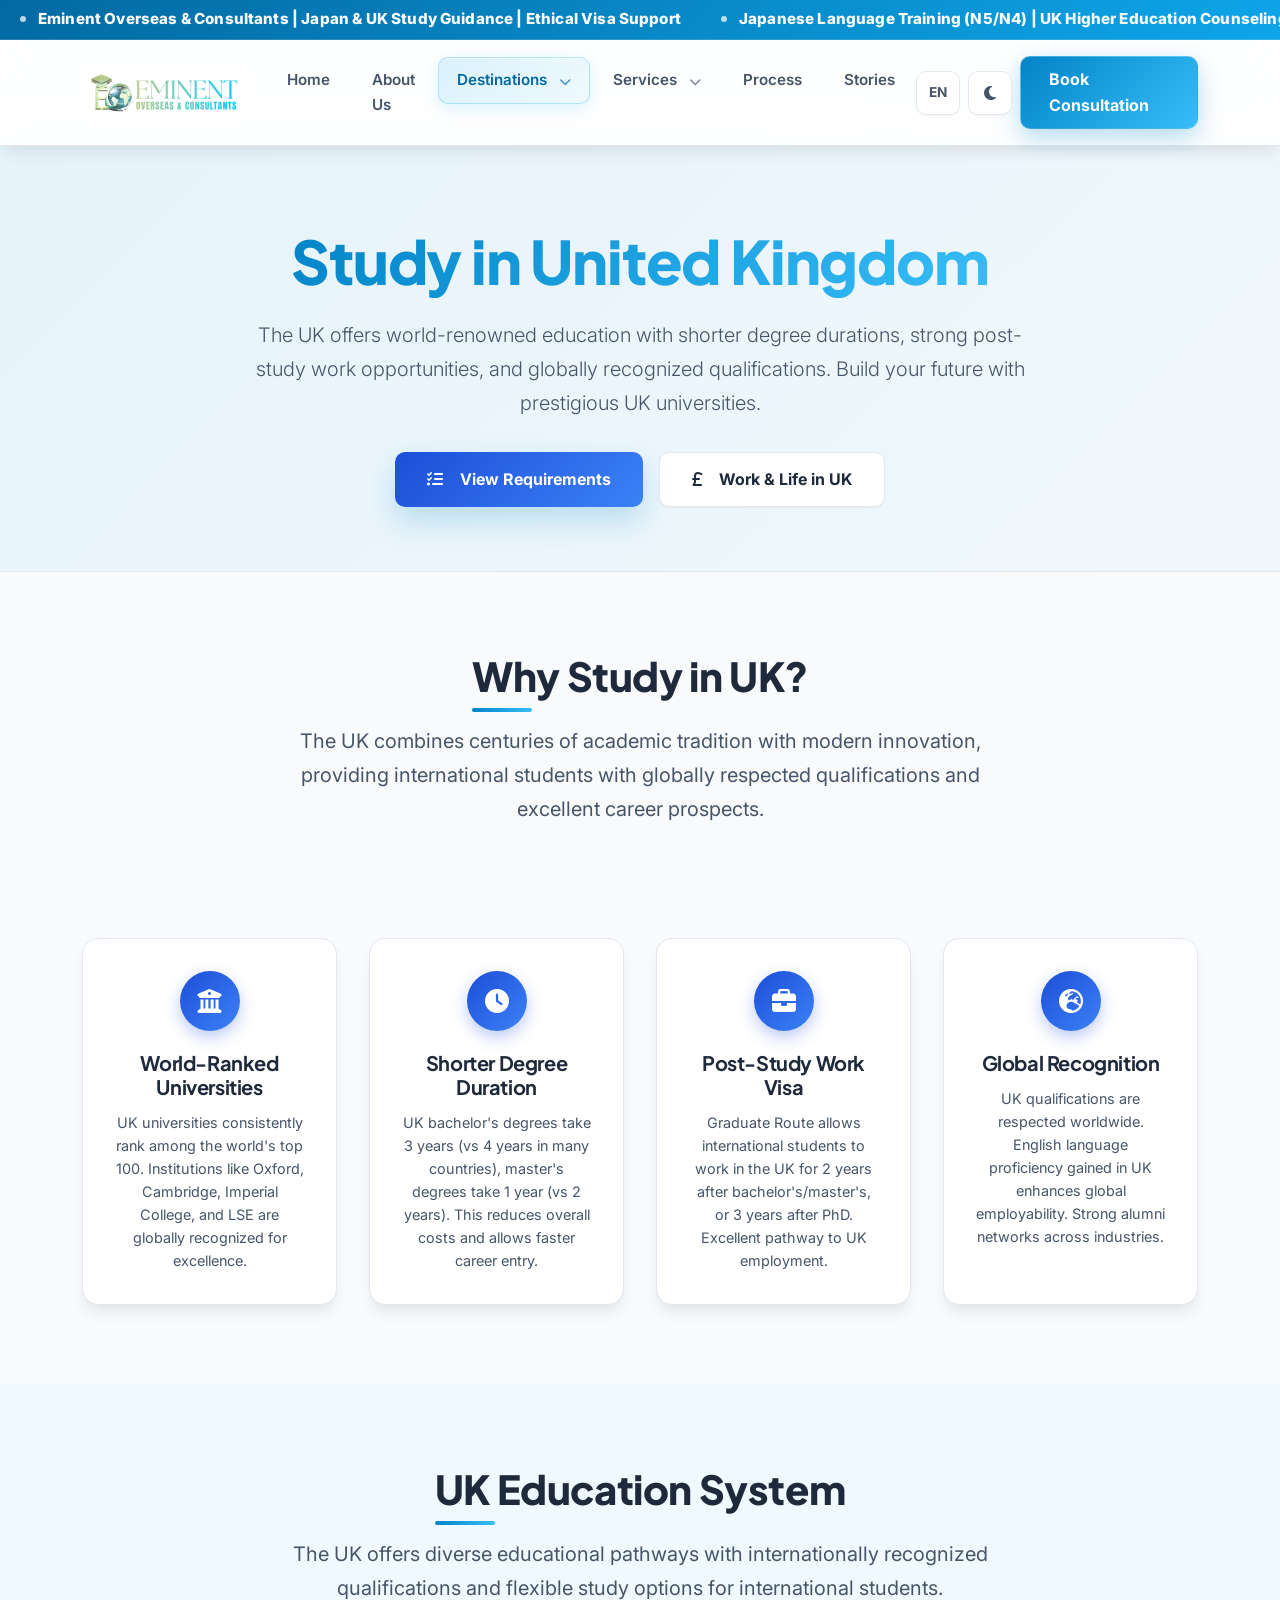
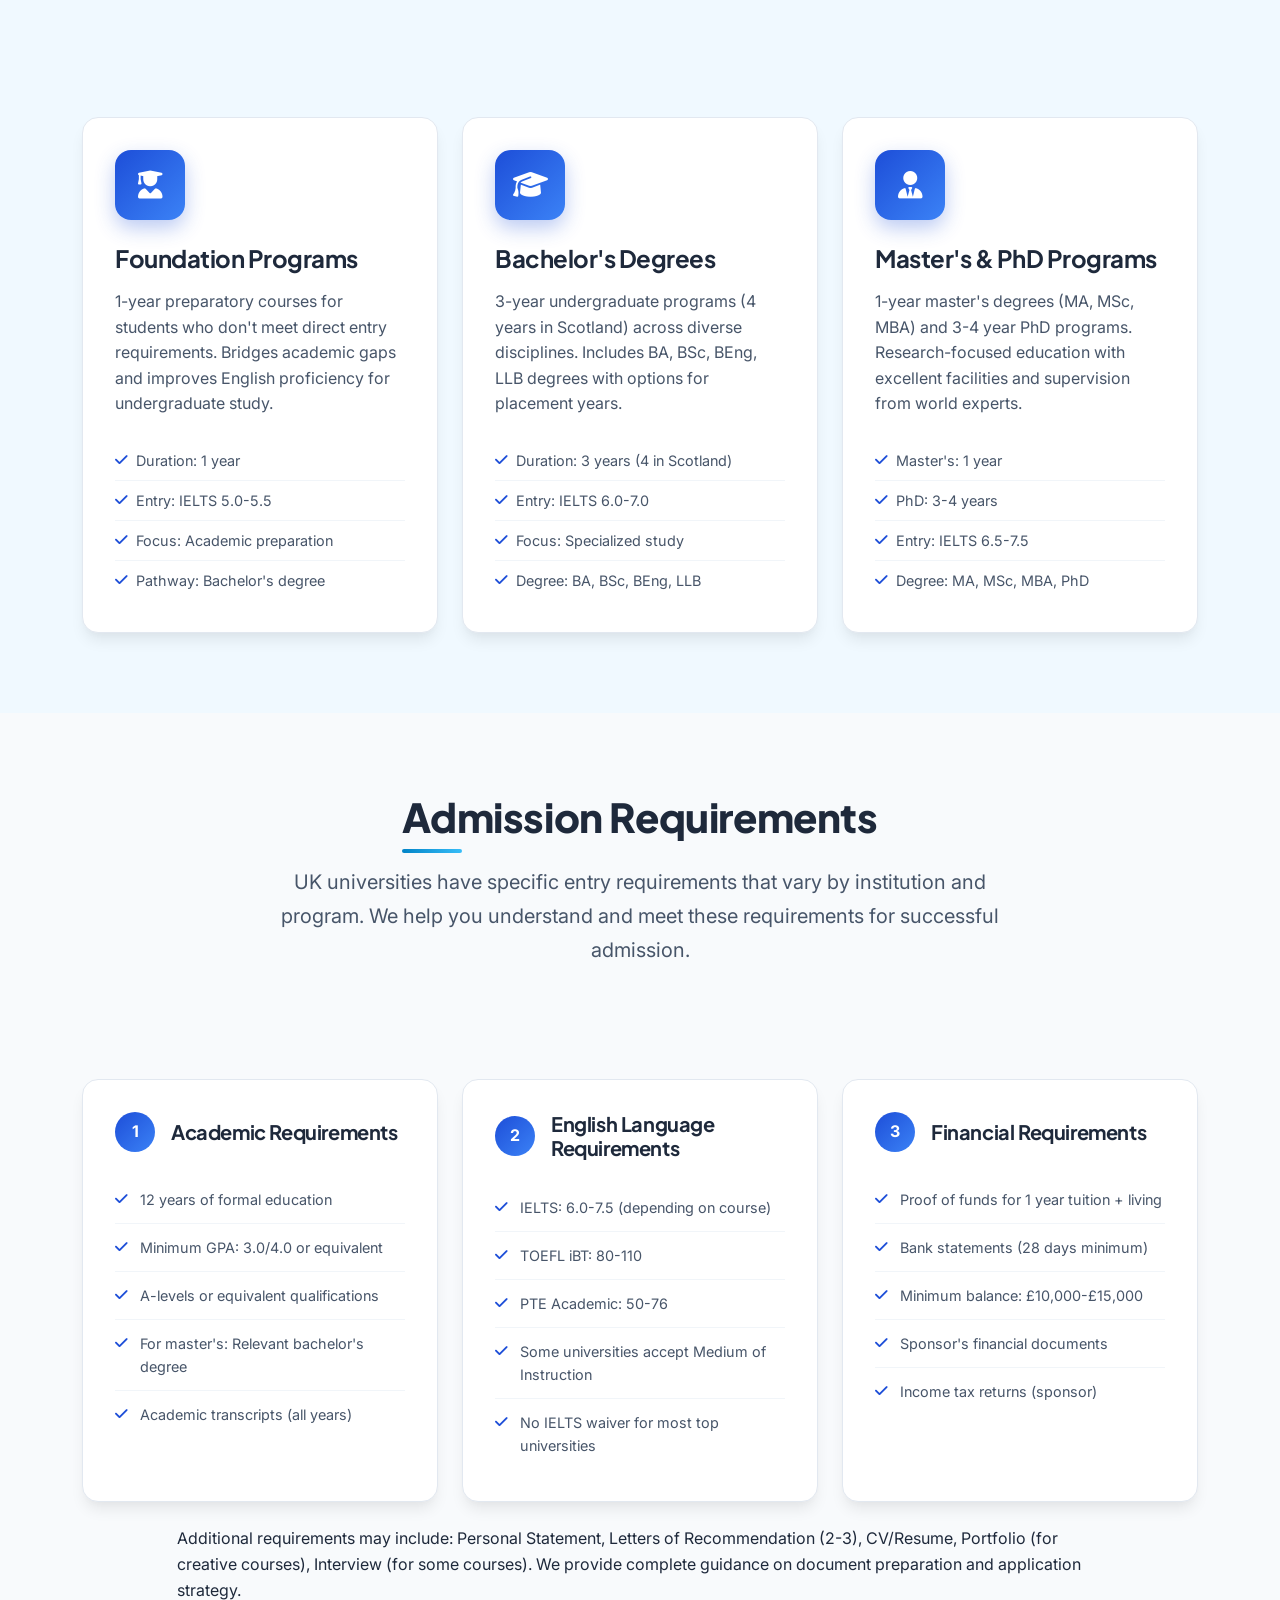
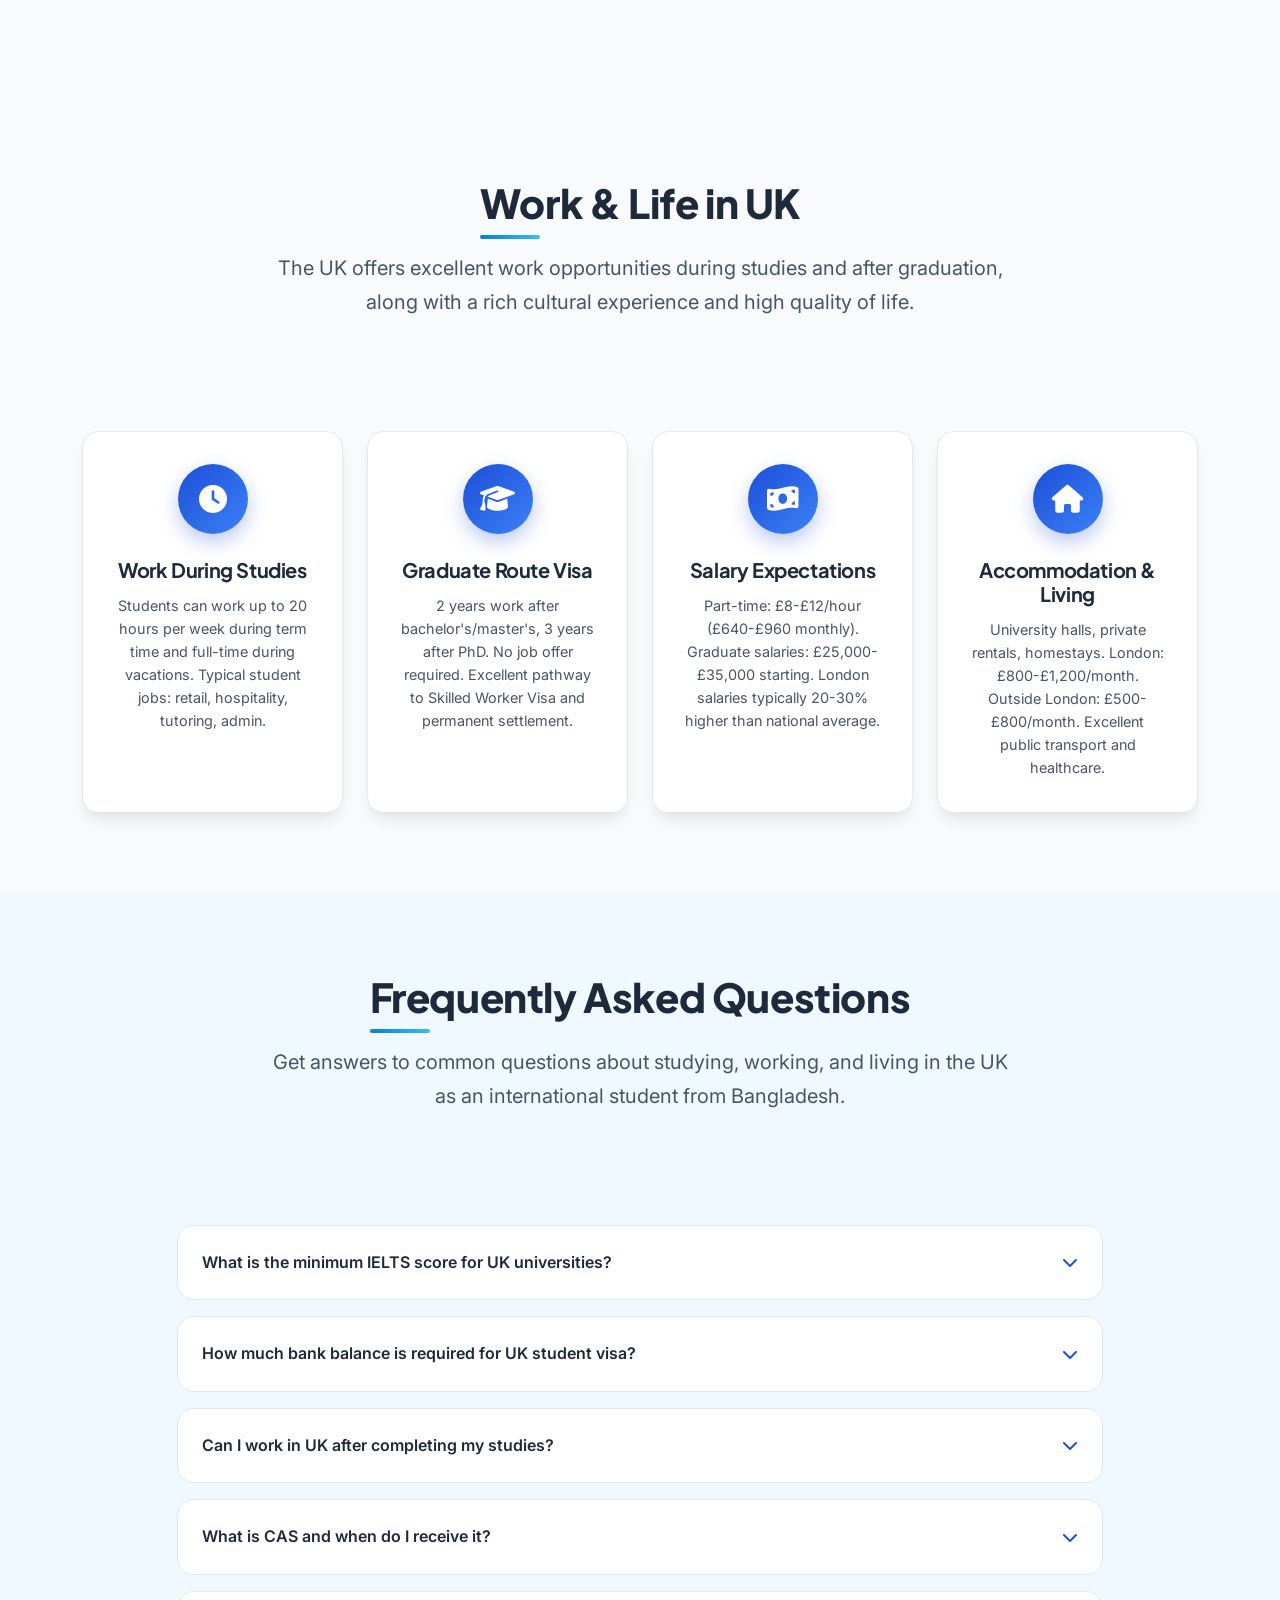
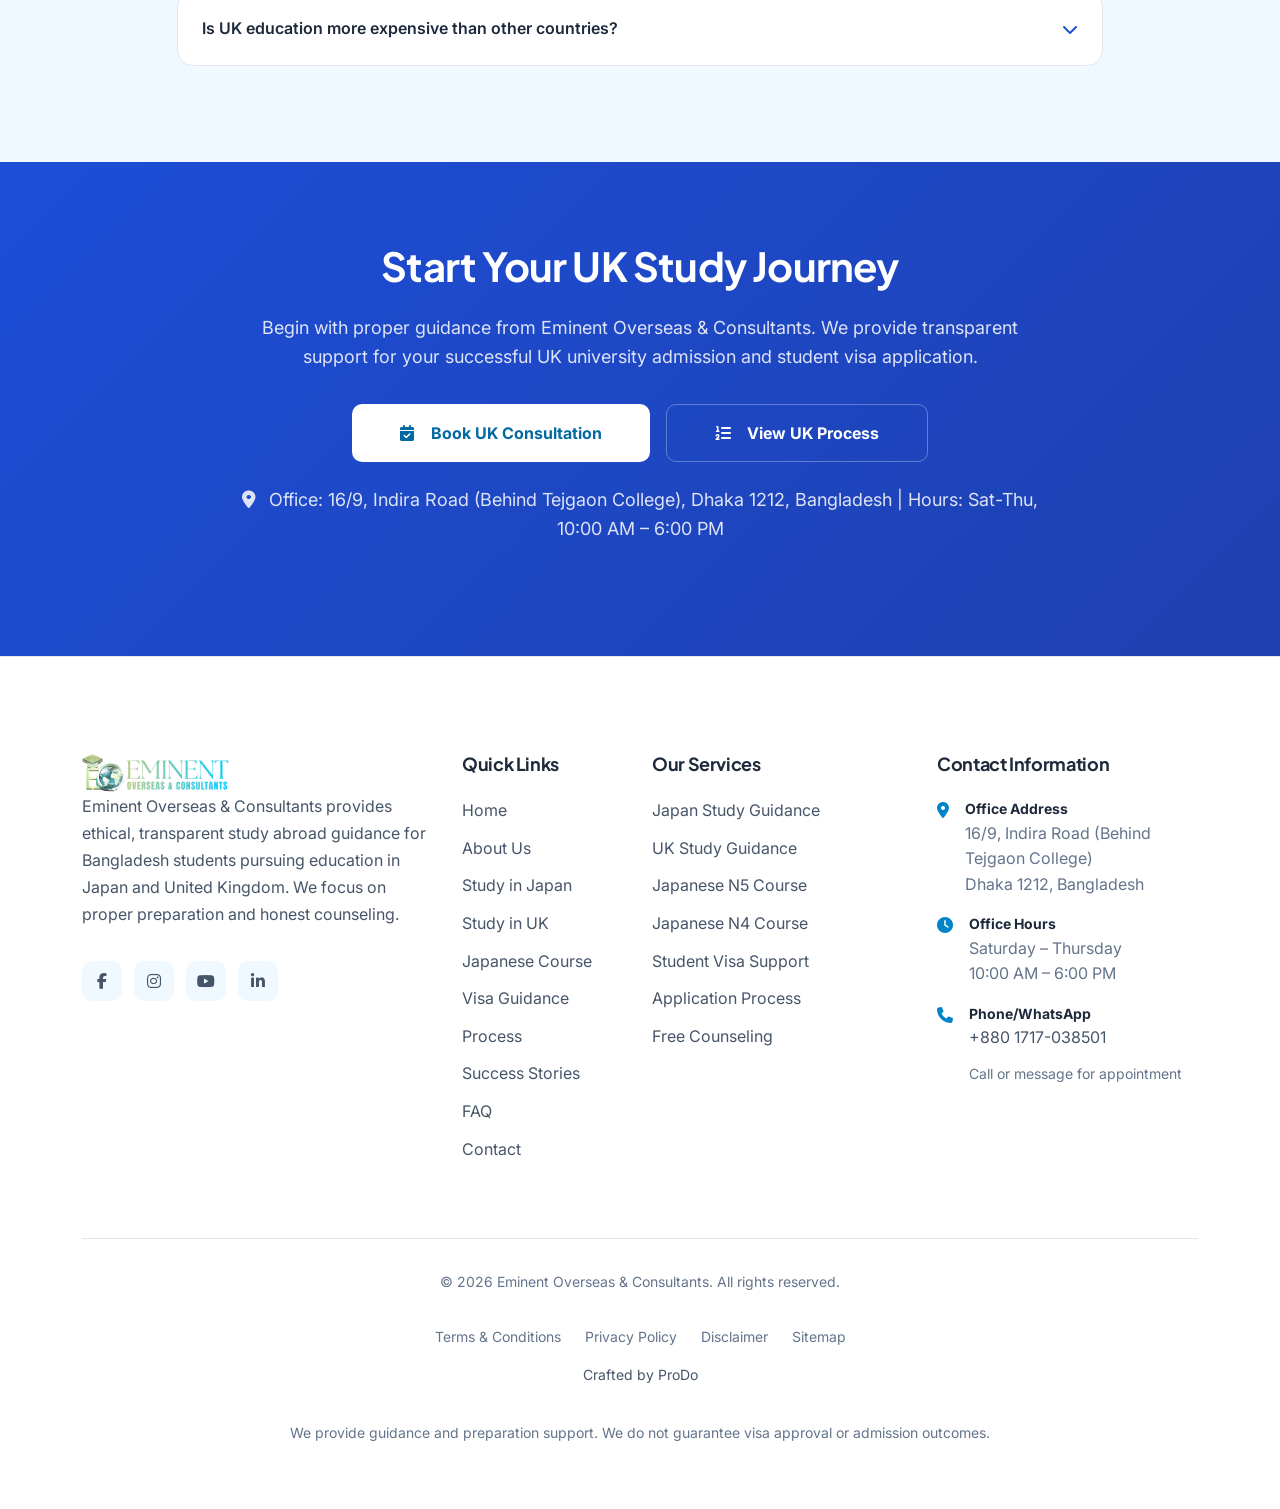
<file: study-uk.html>
<!doctype html>
<html lang="en" data-theme="light">
<head>
  <meta charset="utf-8" />
  <meta name="viewport" content="width=device-width, initial-scale=1" />
  <title data-en="Study in UK | Eminent Overseas & Consultants" data-ja="英国留学 | エミネント海外留学コンサルタント">Study in UK | Eminent Overseas & Consultants</title>
  <meta name="description" data-en="Complete guide to studying in United Kingdom for Bangladeshi students. UK university requirements, visa process, costs, scholarships, and work opportunities. Ethical guidance from Eminent Overseas."
         data-ja="バングラデシュ人学生のための英国留学完全ガイド。英国大学要件、ビザプロセス、費用、奨学金、就労機会。エミネント海外留学コンサルタントからの倫理的ガイダンス。">
  <meta name="theme-color" content="#0ea5e9" />
  
  <!-- Open Graph / Social Media Meta Tags -->
  <meta property="og:title" content="Study in UK | Eminent Overseas & Consultants">
  <meta property="og:description" content="Complete guide to studying in United Kingdom. UK university admissions, visa support, scholarship information for Bangladeshi students.">
  <meta property="og:image" content="https://eminentoverseas.uk/images/hero-banner-1.jpg">
  <meta property="og:url" content="https://eminentoverseas.uk/study-uk.html">
  <meta property="og:type" content="website">
  
  <!-- Twitter Card -->
  <meta name="twitter:card" content="summary_large_image">
  <meta name="twitter:title" content="Study in UK Guide">
  <meta name="twitter:description" content="UK study guidance for Bangladeshi students">
  <meta name="twitter:image" content="https://eminentoverseas.uk/images/hero-banner-1.jpg">

  <!-- Favicon -->
  <link rel="icon" type="image/png" href="favicon.png" />
  <link rel="apple-touch-icon" href="favicon.png" />

  <!-- Fonts & Icons -->
  <link href="https://fonts.googleapis.com/css2?family=Inter:wght@300;400;500;600;700;800;900&family=Plus+Jakarta+Sans:wght@400;500;600;700;800&display=swap" rel="stylesheet">
  <link rel="stylesheet" href="https://cdnjs.cloudflare.com/ajax/libs/font-awesome/6.4.0/css/all.min.css">
  <link href="https://cdn.jsdelivr.net/npm/bootstrap@5.3.3/dist/css/bootstrap.min.css" rel="stylesheet">
  <link rel="stylesheet" href="https://cdn.jsdelivr.net/npm/bootstrap-icons@1.11.1/font/bootstrap-icons.css">
  
  <!-- Main CSS -->
  <link rel="stylesheet" href="css/style.css">
  
  <!-- UK Study Page Specific CSS -->
  <style>
    /* ========================
       UK STUDY PAGE SPECIFIC STYLES
       ======================== */
    
    /* UK Hero Section */
    .uk-hero {
      margin-top: calc(var(--marquee-height) + var(--navbar-height));
      padding: 6rem 0 4rem;
      background: linear-gradient(135deg, 
        rgba(14, 165, 233, 0.08) 0%, 
        rgba(56, 189, 248, 0.04) 100%);
      border-bottom: 1px solid var(--border-color);
      position: relative;
    }

    [data-theme="dark"] .uk-hero {
      background: linear-gradient(135deg, 
        rgba(14, 165, 233, 0.05) 0%, 
        rgba(56, 189, 248, 0.02) 100%);
    }

    .uk-hero .lead {
      font-size: 1.25rem;
      color: var(--text-secondary);
      max-width: 800px;
      margin: 0 auto 2rem;
      line-height: 1.7;
    }

    /* UK Overview Section */
    .uk-overview {
      padding: 5rem 0;
      background-color: var(--bg-primary);
    }

    [data-theme="dark"] .uk-overview {
      background: linear-gradient(135deg, var(--bg-primary) 0%, var(--bg-secondary) 100%);
    }

    .uk-feature-grid {
      display: grid;
      grid-template-columns: repeat(auto-fit, minmax(250px, 1fr));
      gap: 2rem;
      margin-top: 3rem;
    }

    .uk-feature-card {
      background: var(--bg-card);
      border: 1px solid var(--border-color);
      border-radius: var(--radius-lg);
      padding: 2rem;
      transition: var(--transition-base);
      box-shadow: var(--shadow-lg);
      text-align: center;
    }

    .uk-feature-card:hover {
      transform: translateY(-5px);
      box-shadow: var(--shadow-xl);
      border-color: #1d4ed8;
    }

    .uk-feature-icon {
      width: 60px;
      height: 60px;
      margin: 0 auto 1.25rem;
      border-radius: 50%;
      background: linear-gradient(135deg, #1d4ed8, #3b82f6);
      display: flex;
      align-items: center;
      justify-content: center;
      color: white;
      font-size: 1.5rem;
      box-shadow: 0 6px 16px rgba(29, 78, 216, 0.3);
    }

    .uk-feature-card h4 {
      font-size: 1.25rem;
      margin-bottom: 0.75rem;
      color: var(--text-primary);
    }

    .uk-feature-card p {
      color: var(--text-secondary);
      font-size: 0.9rem;
      line-height: 1.6;
      margin: 0;
    }

    /* Education System Section */
    .uk-education-system {
      padding: 5rem 0;
      background-color: var(--bg-secondary);
    }

    [data-theme="dark"] .uk-education-system {
      background: linear-gradient(135deg, var(--bg-primary) 0%, var(--bg-secondary) 100%);
    }

    .uk-education-card {
      background: var(--bg-card);
      border: 1px solid var(--border-color);
      border-radius: var(--radius-lg);
      padding: 2rem;
      height: 100%;
      transition: var(--transition-base);
      box-shadow: var(--shadow-lg);
    }

    .uk-education-card:hover {
      transform: translateY(-5px);
      box-shadow: var(--shadow-xl);
      border-color: #1d4ed8;
    }

    .uk-education-icon {
      width: 70px;
      height: 70px;
      border-radius: var(--radius-lg);
      background: linear-gradient(135deg, #1d4ed8, #3b82f6);
      display: flex;
      align-items: center;
      justify-content: center;
      color: white;
      font-size: 1.75rem;
      margin-bottom: 1.5rem;
      box-shadow: 0 8px 20px rgba(29, 78, 216, 0.3);
    }

    .uk-education-card h3 {
      font-size: 1.5rem;
      margin-bottom: 1rem;
      color: var(--text-primary);
    }

    .uk-education-card p {
      color: var(--text-secondary);
      line-height: 1.6;
      margin-bottom: 1.5rem;
    }

    .uk-education-details {
      list-style: none;
      padding: 0;
      margin: 0;
    }

    .uk-education-details li {
      padding: 0.5rem 0;
      color: var(--text-secondary);
      border-bottom: 1px solid var(--border-light);
      font-size: 0.9rem;
      display: flex;
      align-items: flex-start;
      gap: 0.5rem;
    }

    .uk-education-details li:last-child {
      border-bottom: none;
    }

    .uk-education-details li i {
      color: #1d4ed8;
      margin-top: 0.25rem;
      flex-shrink: 0;
    }

    /* Requirements Section */
    .uk-requirements {
      padding: 5rem 0;
      background-color: var(--bg-primary);
    }

    [data-theme="dark"] .uk-requirements {
      background: linear-gradient(135deg, var(--bg-primary) 0%, var(--bg-secondary) 100%);
    }

    .uk-requirement-card {
      background: var(--bg-card);
      border: 1px solid var(--border-color);
      border-radius: var(--radius-lg);
      padding: 2rem;
      height: 100%;
      transition: var(--transition-base);
      box-shadow: var(--shadow-lg);
    }

    .uk-requirement-card:hover {
      transform: translateY(-5px);
      box-shadow: var(--shadow-xl);
      border-color: #1d4ed8;
    }

    .uk-requirement-header {
      display: flex;
      align-items: center;
      gap: 1rem;
      margin-bottom: 1.5rem;
    }

    .uk-requirement-number {
      width: 40px;
      height: 40px;
      border-radius: 50%;
      background: linear-gradient(135deg, #1d4ed8, #3b82f6);
      display: flex;
      align-items: center;
      justify-content: center;
      color: white;
      font-weight: 700;
      flex-shrink: 0;
    }

    .uk-requirement-header h4 {
      font-size: 1.25rem;
      margin: 0;
      color: var(--text-primary);
    }

    .uk-requirement-list {
      list-style: none;
      padding: 0;
      margin: 0;
    }

    .uk-requirement-list li {
      padding: 0.75rem 0;
      color: var(--text-secondary);
      border-bottom: 1px solid var(--border-light);
      font-size: 0.9rem;
      display: flex;
      align-items: flex-start;
      gap: 0.75rem;
    }

    .uk-requirement-list li:last-child {
      border-bottom: none;
    }

    .uk-requirement-list li i {
      color: #1d4ed8;
      margin-top: 0.25rem;
      flex-shrink: 0;
    }

    /* Work & Life Section */
    .uk-work-life {
      padding: 5rem 0;
      background-color: var(--bg-primary);
    }

    [data-theme="dark"] .uk-work-life {
      background: linear-gradient(135deg, var(--bg-primary) 0%, var(--bg-secondary) 100%);
    }

    .uk-benefit-card {
      background: var(--bg-card);
      border: 1px solid var(--border-color);
      border-radius: var(--radius-lg);
      padding: 2rem;
      height: 100%;
      transition: var(--transition-base);
      box-shadow: var(--shadow-lg);
      text-align: center;
    }

    .uk-benefit-card:hover {
      transform: translateY(-5px);
      box-shadow: var(--shadow-xl);
      border-color: #1d4ed8;
    }

    .uk-benefit-icon {
      width: 70px;
      height: 70px;
      margin: 0 auto 1.5rem;
      border-radius: 50%;
      background: linear-gradient(135deg, #1d4ed8, #3b82f6);
      display: flex;
      align-items: center;
      justify-content: center;
      color: white;
      font-size: 1.75rem;
      box-shadow: 0 8px 20px rgba(29, 78, 216, 0.3);
    }

    .uk-benefit-card h4 {
      font-size: 1.25rem;
      margin-bottom: 0.75rem;
      color: var(--text-primary);
    }

    .uk-benefit-card p {
      color: var(--text-secondary);
      font-size: 0.9rem;
      line-height: 1.6;
      margin: 0;
    }

    /* FAQ Section */
    .uk-faq {
      padding: 5rem 0;
      background-color: var(--bg-secondary);
    }

    [data-theme="dark"] .uk-faq {
      background: linear-gradient(135deg, var(--bg-primary) 0%, var(--bg-secondary) 100%);
    }

    .uk-faq-card {
      background: var(--bg-card);
      border: 1px solid var(--border-color);
      border-radius: var(--radius-lg);
      padding: 1.5rem;
      margin-bottom: 1rem;
      transition: var(--transition-base);
      cursor: pointer;
    }

    .uk-faq-card:hover {
      border-color: #1d4ed8;
      box-shadow: var(--shadow-md);
    }

    .uk-faq-card.active {
      border-color: #1d4ed8;
      background: rgba(29, 78, 216, 0.05);
    }

    .uk-faq-question {
      display: flex;
      justify-content: space-between;
      align-items: center;
      font-weight: 600;
      color: var(--text-primary);
      font-size: 1rem;
    }

    .uk-faq-answer {
      margin-top: 1rem;
      color: var(--text-secondary);
      font-size: 0.9rem;
      line-height: 1.6;
      display: none;
    }

    .uk-faq-card.active .uk-faq-answer {
      display: block;
    }

    .uk-faq-icon {
      color: #1d4ed8;
      transition: transform 0.3s ease;
    }

    .uk-faq-card.active .uk-faq-icon {
      transform: rotate(180deg);
    }

    /* CTA Section */
    .uk-cta {
      padding: 5rem 0;
      background: linear-gradient(135deg, #1d4ed8, #1e40af);
      color: white;
      text-align: center;
    }

    .uk-cta h2 {
      font-size: 2.5rem;
      margin-bottom: 1.5rem;
      color: white;
    }

    .uk-cta p {
      font-size: 1.125rem;
      color: rgba(255, 255, 255, 0.85);
      margin-bottom: 2rem;
      line-height: 1.6;
      max-width: 800px;
      margin-left: auto;
      margin-right: auto;
    }

    /* Responsive Design for UK Page */
    @media (max-width: 768px) {
      .uk-hero {
        padding: 4rem 0 3rem;
      }

      .uk-hero .display-2 {
        font-size: 2.25rem;
      }

      .uk-hero .lead {
        font-size: 1.125rem;
      }

      .uk-overview,
      .uk-education-system,
      .uk-requirements,
      .uk-cost-timeline,
      .uk-work-life,
      .uk-faq {
        padding: 3rem 0;
      }

      .uk-feature-grid {
        grid-template-columns: 1fr;
        gap: 1.5rem;
      }

      .uk-education-card,
      .uk-requirement-card,
      .uk-cost-card,
      .uk-timeline-card,
      .uk-benefit-card {
        padding: 1.5rem;
      }

      .uk-cta {
        padding: 3rem 0;
      }

      .uk-cta h2 {
        font-size: 2rem;
      }

      .uk-cta p {
        font-size: 1rem;
      }
    }

    @media (max-width: 576px) {
      .uk-hero .display-2 {
        font-size: 2rem;
      }

      .uk-education-card,
      .uk-requirement-card,
      .uk-cost-card,
      .uk-timeline-card,
      .uk-benefit-card {
        padding: 1.25rem;
      }

      .uk-cta h2 {
        font-size: 1.75rem;
      }
    }
  </style>
</head>

<body>
  <!-- Top Running Marquee -->
  <div class="top-marquee" aria-label="Eminent Overseas Announcement">
    <a href="contact.php" title="Start Your Study Abroad Journey">
      <div class="marquee-container">
        <div class="marquee-track">
          <!-- Content will be populated by JavaScript -->
        </div>
      </div>
    </a>
  </div>

  <!-- Navigation -->
  <nav class="navbar navbar-expand-lg">
    <div class="container">
      <a class="navbar-brand" href="index.html" aria-label="Eminent Overseas Home">
        <img src="logo.png" alt="Eminent Overseas & Consultants Logo" class="brand-logo-img" loading="lazy" />
      </a>

      <div class="mobile-controls d-lg-none">
        <button class="lang-toggle lang-toggle-mobile" id="langToggleMobile" type="button" aria-label="Toggle language">
          EN
        </button>
        <button class="theme-toggle theme-toggle-mobile" id="themeToggleMobile" type="button" aria-label="Toggle theme">
          <i class="fas fa-moon"></i>
        </button>
        <button class="navbar-toggler" type="button" data-bs-toggle="collapse" data-bs-target="#navbarNav" aria-label="Open menu" aria-expanded="false" aria-controls="navbarNav">
          <i class="fas fa-bars"></i>
        </button>
      </div>

      <div class="collapse navbar-collapse" id="navbarNav">
        <ul class="navbar-nav mx-auto">
          <!-- Home -->
          <li class="nav-item"><a class="nav-link" href="index.html" data-en="Home" data-ja="ホーム">Home</a></li>
          
          <!-- About Us -->
          <li class="nav-item"><a class="nav-link" href="about.html" data-en="About Us" data-ja="会社概要">About Us</a></li>
          
          <!-- Destinations Dropdown (Active - UK) -->
          <li class="nav-item dropdown">
            <a class="nav-link dropdown-toggle active" href="#" role="button" data-bs-toggle="dropdown" aria-expanded="false">
              <span data-en="Destinations" data-ja="留学先">Destinations</span>
            </a>
            <ul class="dropdown-menu">
              <li><a class="dropdown-item" href="study-japan.html" data-en="Study in Japan" data-ja="日本留学">Study in Japan</a></li>
              <li><a class="dropdown-item active" href="study-uk.html" data-en="Study in UK" data-ja="英国留学">Study in UK</a></li>
            </ul>
          </li>
          
          <!-- Services Dropdown -->
          <li class="nav-item dropdown">
            <a class="nav-link dropdown-toggle" href="#" role="button" data-bs-toggle="dropdown" aria-expanded="false">
              <span data-en="Services" data-ja="サービス">Services</span>
            </a>
            <ul class="dropdown-menu">
              <li><a class="dropdown-item" href="japanese-course.html" data-en="Japanese Course" data-ja="日本語コース">Japanese Course</a></li>
              <li><a class="dropdown-item" href="visa-guidance.html" data-en="Visa Guidance" data-ja="ビザサポート">Visa Guidance</a></li>
            </ul>
          </li>
          
          <!-- Process -->
          <li class="nav-item"><a class="nav-link" href="process.html" data-en="Process" data-ja="プロセス">Process</a></li>
          
          <!-- Stories -->
          <li class="nav-item"><a class="nav-link" href="success-stories.html" data-en="Stories" data-ja="成功事例">Stories</a></li>
          
          <!-- Contact (will show as Book Consultation button on desktop) -->
          <li class="nav-item d-lg-none"><a class="nav-link" href="contact.php" data-en="Contact" data-ja="お問い合わせ">Contact</a></li>
        </ul>

        <div class="d-flex align-items-center gap-2 d-none d-lg-flex">
          <button class="lang-toggle" id="langToggleDesktop" type="button" aria-label="Toggle language">
            EN
          </button>
          <button class="theme-toggle" id="themeToggleDesktop" type="button" aria-label="Toggle theme">
            <i class="fas fa-moon"></i>
          </button>
          <!-- Contact now shows as Book Consultation button on desktop -->
          <a href="contact.php" class="nav-highlight" data-en="Book Consultation" data-ja="相談を予約">Book Consultation</a>
        </div>
      </div>
    </div>
  </nav>

  <!-- UK Hero Section -->
  <section class="uk-hero" id="hero">
    <div class="container">
      <div class="row">
        <div class="col-lg-10 mx-auto text-center">
          <h1 class="display-2 mb-4 animate-on-scroll">
            <span class="text-gradient" data-en="Study in United Kingdom" data-ja="英国留学">Study in United Kingdom</span>
          </h1>
          <p class="lead animate-on-scroll" style="transition-delay: 120ms;"
             data-en="The UK offers world-renowned education with shorter degree durations, strong post-study work opportunities, and globally recognized qualifications. Build your future with prestigious UK universities."
             data-ja="英国は、短期の学位期間、強力な卒業後就労機会、世界的に認められた資格を持つ世界的に有名な教育を提供します。権威ある英国の大学で未来を築きましょう。">
            The UK offers world-renowned education with shorter degree durations and strong post-study work opportunities.
          </p>
          <div class="d-flex flex-wrap gap-3 justify-content-center animate-on-scroll" style="transition-delay: 240ms;">
            <a href="#requirements" class="btn btn-primary" style="background: linear-gradient(135deg, #1d4ed8, #3b82f6); border-color: #1d4ed8;">
              <i class="fas fa-list-check me-2"></i> <span data-en="View Requirements" data-ja="要件を見る">View Requirements</span>
            </a>
            <a href="#work" class="btn btn-secondary">
              <i class="fas fa-pound-sign me-2"></i> <span data-en="Work & Life in UK" data-ja="英国での仕事と生活">Work & Life in UK</span>
            </a>
          </div>
        </div>
      </div>
    </div>
  </section>

  <!-- UK Overview Section -->
  <section class="uk-overview" id="overview">
    <div class="container">
      <div class="row mb-5">
        <div class="col-lg-8 mx-auto text-center">
          <h2 class="display-3 mb-4 section-title animate-on-scroll" data-en="Why Study in UK?" data-ja="なぜ英国で学ぶのか？">Why Study in UK?</h2>
          <p class="section-subtitle animate-on-scroll" style="transition-delay: 120ms;"
             data-en="The UK combines centuries of academic tradition with modern innovation, providing international students with globally respected qualifications and excellent career prospects."
             data-ja="英国は何世紀もの学術的伝統と現代の革新を組み合わせ、留学生に世界的に尊重される資格と優れたキャリア展望を提供します。">
            The UK combines centuries of academic tradition with modern innovation.
          </p>
        </div>
      </div>

      <div class="uk-feature-grid">
        <div class="uk-feature-card animate-on-scroll">
          <div class="uk-feature-icon">
            <i class="fas fa-university"></i>
          </div>
          <h4 data-en="World-Ranked Universities" data-ja="世界ランクの大学">World-Ranked Universities</h4>
          <p data-en="UK universities consistently rank among the world's top 100. Institutions like Oxford, Cambridge, Imperial College, and LSE are globally recognized for excellence."
             data-ja="英国の大学は一貫して世界トップ100にランクされます。オックスフォード、ケンブリッジ、インペリアル・カレッジ、LSEなどの機関は卓越性で世界的に認められています。">
            UK universities consistently rank among the world's top 100.
          </p>
        </div>

        <div class="uk-feature-card animate-on-scroll" style="transition-delay: 120ms;">
          <div class="uk-feature-icon">
            <i class="fas fa-clock"></i>
          </div>
          <h4 data-en="Shorter Degree Duration" data-ja="短期学位期間">Shorter Degree Duration</h4>
          <p data-en="UK bachelor's degrees take 3 years (vs 4 years in many countries), master's degrees take 1 year (vs 2 years). This reduces overall costs and allows faster career entry."
             data-ja="英国の学士号は3年（多くの国では4年）、修士号は1年（2年）。これにより総費用が削減され、より早くキャリアに参入できます。">
            UK bachelor's degrees take 3 years, master's degrees take 1 year.
          </p>
        </div>

        <div class="uk-feature-card animate-on-scroll" style="transition-delay: 240ms;">
          <div class="uk-feature-icon">
            <i class="fas fa-briefcase"></i>
          </div>
          <h4 data-en="Post-Study Work Visa" data-ja="卒業後就労ビザ">Post-Study Work Visa</h4>
          <p data-en="Graduate Route allows international students to work in the UK for 2 years after bachelor's/master's, or 3 years after PhD. Excellent pathway to UK employment."
             data-ja="卒業生ルートは、留学生が学士号/修士号取得後2年間、博士号取得後3年間英国で働くことを可能にします。英国就職への優れた経路です。">
            Graduate Route allows 2 years work after bachelor's/master's, 3 years after PhD.
          </p>
        </div>

        <div class="uk-feature-card animate-on-scroll" style="transition-delay: 360ms;">
          <div class="uk-feature-icon">
            <i class="fas fa-globe-europe"></i>
          </div>
          <h4 data-en="Global Recognition" data-ja="世界的認知">Global Recognition</h4>
          <p data-en="UK qualifications are respected worldwide. English language proficiency gained in UK enhances global employability. Strong alumni networks across industries."
             data-ja="英国の資格は世界中で尊重されます。英国で習得した英語能力は世界的な就職可能性を高めます。産業全体での強力な卒業生ネットワーク。">
            UK qualifications are respected worldwide with strong global alumni networks.
          </p>
        </div>
      </div>
    </div>
  </section>

  <!-- Education System Section -->
  <section class="uk-education-system" id="education">
    <div class="container">
      <div class="row mb-5">
        <div class="col-lg-8 mx-auto text-center">
          <h2 class="display-3 mb-4 section-title animate-on-scroll" data-en="UK Education System" data-ja="英国の教育制度">UK Education System</h2>
          <p class="section-subtitle animate-on-scroll" style="transition-delay: 120ms;"
             data-en="The UK offers diverse educational pathways with internationally recognized qualifications and flexible study options for international students."
             data-ja="英国は、国際的に認められた資格と留学生のための柔軟な学習オプションを持つ多様な教育経路を提供します。">
            The UK offers diverse educational pathways with internationally recognized qualifications.
          </p>
        </div>
      </div>

      <div class="row g-4">
        <div class="col-md-6 col-lg-4 animate-on-scroll">
          <div class="uk-education-card">
            <div class="uk-education-icon">
              <i class="fas fa-user-graduate"></i>
            </div>
            <h3 data-en="Foundation Programs" data-ja="ファウンデーションプログラム">Foundation Programs</h3>
            <p data-en="1-year preparatory courses for students who don't meet direct entry requirements. Bridges academic gaps and improves English proficiency for undergraduate study."
               data-ja="直接入学要件を満たさない学生のための1年間の準備コース。学問的ギャップを埋め、学部学習のための英語能力を向上させます。">
              1-year preparatory courses for students who don't meet direct entry requirements.
            </p>
            <ul class="uk-education-details">
              <li><i class="fas fa-check"></i><span data-en="Duration: 1 year" data-ja="期間: 1年">Duration: 1 year</span></li>
              <li><i class="fas fa-check"></i><span data-en="Entry: IELTS 5.0-5.5" data-ja="入学: IELTS 5.0-5.5">Entry: IELTS 5.0-5.5</span></li>
              <li><i class="fas fa-check"></i><span data-en="Focus: Academic preparation" data-ja="焦点: 学術準備">Focus: Academic preparation</span></li>
              <li><i class="fas fa-check"></i><span data-en="Pathway: Bachelor's degree" data-ja="進路: 学士号">Pathway: Bachelor's degree</span></li>
            </ul>
          </div>
        </div>

        <div class="col-md-6 col-lg-4 animate-on-scroll" style="transition-delay: 120ms;">
          <div class="uk-education-card">
            <div class="uk-education-icon">
              <i class="fas fa-graduation-cap"></i>
            </div>
            <h3 data-en="Bachelor's Degrees" data-ja="学士号">Bachelor's Degrees</h3>
            <p data-en="3-year undergraduate programs (4 years in Scotland) across diverse disciplines. Includes BA, BSc, BEng, LLB degrees with options for placement years."
               data-ja="様々な分野の3年間の学部プログラム（スコットランドでは4年）。BA、BSc、BEng、LLB学位を含み、プラースメント年のオプションがあります。">
              3-year undergraduate programs across diverse disciplines with placement year options.
            </p>
            <ul class="uk-education-details">
              <li><i class="fas fa-check"></i><span data-en="Duration: 3 years (4 in Scotland)" data-ja="期間: 3年（スコットランドでは4年）">Duration: 3 years (4 in Scotland)</span></li>
              <li><i class="fas fa-check"></i><span data-en="Entry: IELTS 6.0-7.0" data-ja="入学: IELTS 6.0-7.0">Entry: IELTS 6.0-7.0</span></li>
              <li><i class="fas fa-check"></i><span data-en="Focus: Specialized study" data-ja="焦点: 専門学習">Focus: Specialized study</span></li>
              <li><i class="fas fa-check"></i><span data-en="Degree: BA, BSc, BEng, LLB" data-ja="学位: BA、BSc、BEng、LLB">Degree: BA, BSc, BEng, LLB</span></li>
            </ul>
          </div>
        </div>

        <div class="col-md-6 col-lg-4 animate-on-scroll" style="transition-delay: 240ms;">
          <div class="uk-education-card">
            <div class="uk-education-icon">
              <i class="fas fa-user-tie"></i>
            </div>
            <h3 data-en="Master's & PhD Programs" data-ja="修士号・博士プログラム">Master's & PhD Programs</h3>
            <p data-en="1-year master's degrees (MA, MSc, MBA) and 3-4 year PhD programs. Research-focused education with excellent facilities and supervision from world experts."
               data-ja="1年間の修士号（MA、MSc、MBA）と3-4年間の博士プログラム。世界の専門家による優れた施設と監督を備えた研究重視の教育。">
              1-year master's degrees and 3-4 year PhD programs with research focus.
            </p>
            <ul class="uk-education-details">
              <li><i class="fas fa-check"></i><span data-en="Master's: 1 year" data-ja="修士号: 1年">Master's: 1 year</span></li>
              <li><i class="fas fa-check"></i><span data-en="PhD: 3-4 years" data-ja="博士: 3-4年">PhD: 3-4 years</span></li>
              <li><i class="fas fa-check"></i><span data-en="Entry: IELTS 6.5-7.5" data-ja="入学: IELTS 6.5-7.5">Entry: IELTS 6.5-7.5</span></li>
              <li><i class="fas fa-check"></i><span data-en="Degree: MA, MSc, MBA, PhD" data-ja="学位: MA、MSc、MBA、PhD">Degree: MA, MSc, MBA, PhD</span></li>
            </ul>
          </div>
        </div>
      </div>
    </div>
  </section>

  <!-- Requirements Section -->
  <section class="uk-requirements" id="requirements">
    <div class="container">
      <div class="row mb-5">
        <div class="col-lg-8 mx-auto text-center">
          <h2 class="display-3 mb-4 section-title animate-on-scroll" data-en="Admission Requirements" data-ja="入学要件">Admission Requirements</h2>
          <p class="section-subtitle animate-on-scroll" style="transition-delay: 120ms;"
             data-en="UK universities have specific entry requirements that vary by institution and program. We help you understand and meet these requirements for successful admission."
             data-ja="英国の大学には、教育機関とプログラムによって異なる特定の入学要件があります。成功した入学のためにこれらの要件を理解し満たすお手伝いをします。">
            UK universities have specific entry requirements that vary by institution and program.
          </p>
        </div>
      </div>

      <div class="row g-4">
        <div class="col-md-6 col-lg-4 animate-on-scroll">
          <div class="uk-requirement-card">
            <div class="uk-requirement-header">
              <div class="uk-requirement-number">1</div>
              <h4 data-en="Academic Requirements" data-ja="学術的要件">Academic Requirements</h4>
            </div>
            <ul class="uk-requirement-list">
              <li><i class="fas fa-check"></i><span data-en="12 years of formal education" data-ja="12年間の正規教育">12 years of formal education</span></li>
              <li><i class="fas fa-check"></i><span data-en="Minimum GPA: 3.0/4.0 or equivalent" data-ja="最低GPA: 3.0/4.0または同等">Minimum GPA: 3.0/4.0 or equivalent</span></li>
              <li><i class="fas fa-check"></i><span data-en="A-levels or equivalent qualifications" data-ja="Aレベルまたは同等資格">A-levels or equivalent qualifications</span></li>
              <li><i class="fas fa-check"></i><span data-en="For master's: Relevant bachelor's degree" data-ja="修士向け: 関連する学士号">For master's: Relevant bachelor's degree</span></li>
              <li><i class="fas fa-check"></i><span data-en="Academic transcripts (all years)" data-ja="学業成績証明書（全学年）">Academic transcripts (all years)</span></li>
            </ul>
          </div>
        </div>

        <div class="col-md-6 col-lg-4 animate-on-scroll" style="transition-delay: 120ms;">
          <div class="uk-requirement-card">
            <div class="uk-requirement-header">
              <div class="uk-requirement-number">2</div>
              <h4 data-en="English Language Requirements" data-ja="英語要件">English Language Requirements</h4>
            </div>
            <ul class="uk-requirement-list">
              <li><i class="fas fa-check"></i><span data-en="IELTS: 6.0-7.5 (depending on course)" data-ja="IELTS: 6.0-7.5（コースによる）">IELTS: 6.0-7.5 (depending on course)</span></li>
              <li><i class="fas fa-check"></i><span data-en="TOEFL iBT: 80-110" data-ja="TOEFL iBT: 80-110">TOEFL iBT: 80-110</span></li>
              <li><i class="fas fa-check"></i><span data-en="PTE Academic: 50-76" data-ja="PTE Academic: 50-76">PTE Academic: 50-76</span></li>
              <li><i class="fas fa-check"></i><span data-en="Some universities accept Medium of Instruction" data-ja="一部の大学は教育言語証明を受理">Some universities accept Medium of Instruction</span></li>
              <li><i class="fas fa-check"></i><span data-en="No IELTS waiver for most top universities" data-ja="ほとんどのトップ大学ではIELTS免除なし">No IELTS waiver for most top universities</span></li>
            </ul>
          </div>
        </div>

        <div class="col-md-6 col-lg-4 animate-on-scroll" style="transition-delay: 240ms;">
          <div class="uk-requirement-card">
            <div class="uk-requirement-header">
              <div class="uk-requirement-number">3</div>
              <h4 data-en="Financial Requirements" data-ja="経済的要件">Financial Requirements</h4>
            </div>
            <ul class="uk-requirement-list">
              <li><i class="fas fa-check"></i><span data-en="Proof of funds for 1 year tuition + living" data-ja="1年間の授業料+生活費の資金証明">Proof of funds for 1 year tuition + living</span></li>
              <li><i class="fas fa-check"></i><span data-en="Bank statements (28 days minimum)" data-ja="銀行取引明細書（最低28日）">Bank statements (28 days minimum)</span></li>
              <li><i class="fas fa-check"></i><span data-en="Minimum balance: £10,000-£15,000" data-ja="最低残高: 10,000〜15,000ポンド">Minimum balance: £10,000-£15,000</span></li>
              <li><i class="fas fa-check"></i><span data-en="Sponsor's financial documents" data-ja="スポンサーの財務書類">Sponsor's financial documents</span></li>
              <li><i class="fas fa-check"></i><span data-en="Income tax returns (sponsor)" data-ja="所得税申告書（スポンサー）">Income tax returns (sponsor)</span></li>
            </ul>
          </div>
        </div>
      </div>

      <div class="row mt-4">
        <div class="col-lg-10 mx-auto">
          <div class="uk-cost-note">
            <p data-en="Additional requirements may include: Personal Statement, Letters of Recommendation (2-3), CV/Resume, Portfolio (for creative courses), Interview (for some courses). We provide complete guidance on document preparation and application strategy."
               data-ja="追加要件には以下が含まれる場合があります：個人陳述書、推薦状（2-3通）、履歴書、ポートフォリオ（創造的コース向け）、面接（一部のコース）。書類準備と申請戦略に関する完全なガイダンスを提供します。">
              Additional requirements may include: Personal Statement, Letters of Recommendation, CV, Portfolio, Interview.
            </p>
          </div>
        </div>
      </div>
    </div>
  </section>



  <!-- Work & Life Section -->
  <section class="uk-work-life" id="work">
    <div class="container">
      <div class="row mb-5">
        <div class="col-lg-8 mx-auto text-center">
          <h2 class="display-3 mb-4 section-title animate-on-scroll" data-en="Work & Life in UK" data-ja="英国での仕事と生活">Work & Life in UK</h2>
          <p class="section-subtitle animate-on-scroll" style="transition-delay: 120ms;"
             data-en="The UK offers excellent work opportunities during studies and after graduation, along with a rich cultural experience and high quality of life."
             data-ja="英国は、学習期間中と卒業後の優れた就労機会、豊かな文化的体験、高い生活の質を提供します。">
            The UK offers excellent work opportunities during studies and after graduation.
          </p>
        </div>
      </div>

      <div class="row g-4">
        <div class="col-md-6 col-lg-3 animate-on-scroll">
          <div class="uk-benefit-card">
            <div class="uk-benefit-icon">
              <i class="fas fa-clock"></i>
            </div>
            <h4 data-en="Work During Studies" data-ja="学習期間中の就労">Work During Studies</h4>
            <p data-en="Students can work up to 20 hours per week during term time and full-time during vacations. Typical student jobs: retail, hospitality, tutoring, admin."
               data-ja="学生は学期中は週20時間まで、休暇中はフルタイムで働けます。典型的な学生の仕事：小売、接客業、家庭教師、事務。">
              Up to 20 hours/week during term, full-time during vacations.
            </p>
          </div>
        </div>

        <div class="col-md-6 col-lg-3 animate-on-scroll" style="transition-delay: 120ms;">
          <div class="uk-benefit-card">
            <div class="uk-benefit-icon">
              <i class="fas fa-graduation-cap"></i>
            </div>
            <h4 data-en="Graduate Route Visa" data-ja="卒業生ルートビザ">Graduate Route Visa</h4>
            <p data-en="2 years work after bachelor's/master's, 3 years after PhD. No job offer required. Excellent pathway to Skilled Worker Visa and permanent settlement."
               data-ja="学士号/修士号取得後2年間、博士号取得後3年間の就労。仕事のオファーは不要。熟練労働者ビザと永住への優れた経路。">
              2 years work after bachelor's/master's, 3 years after PhD.
            </p>
          </div>
        </div>

        <div class="col-md-6 col-lg-3 animate-on-scroll" style="transition-delay: 240ms;">
          <div class="uk-benefit-card">
            <div class="uk-benefit-icon">
              <i class="fas fa-money-bill-wave"></i>
            </div>
            <h4 data-en="Salary Expectations" data-ja="給与期待値">Salary Expectations</h4>
            <p data-en="Part-time: £8-£12/hour (£640-£960 monthly). Graduate salaries: £25,000-£35,000 starting. London salaries typically 20-30% higher than national average."
               data-ja="アルバイト：時給8〜12ポンド（月640〜960ポンド）。卒業生給与：初任給25,000〜35,000ポンド。ロンドンの給与は通常全国平均より20〜30％高い。">
              Part-time: £8-£12/hour. Graduate salaries: £25,000-£35,000 starting.
            </p>
          </div>
        </div>

        <div class="col-md-6 col-lg-3 animate-on-scroll" style="transition-delay: 360ms;">
          <div class="uk-benefit-card">
            <div class="uk-benefit-icon">
              <i class="fas fa-home"></i>
            </div>
            <h4 data-en="Accommodation & Living" data-ja="宿泊施設と生活">Accommodation & Living</h4>
            <p data-en="University halls, private rentals, homestays. London: £800-£1,200/month. Outside London: £500-£800/month. Excellent public transport and healthcare."
               data-ja="大学寮、民間賃貸、ホームステイ。ロンドン：月800〜1,200ポンド。ロンドン以外：月500〜800ポンド。優れた公共交通機関と医療。">
              London: £800-£1,200/month. Outside London: £500-£800/month.
            </p>
          </div>
        </div>
      </div>
    </div>
  </section>

  <!-- FAQ Section -->
  <section class="uk-faq" id="faq">
    <div class="container">
      <div class="row mb-5">
        <div class="col-lg-8 mx-auto text-center">
          <h2 class="display-3 mb-4 section-title animate-on-scroll" data-en="Frequently Asked Questions" data-ja="よくある質問">Frequently Asked Questions</h2>
          <p class="section-subtitle animate-on-scroll" style="transition-delay: 120ms;"
             data-en="Get answers to common questions about studying, working, and living in the UK as an international student from Bangladesh."
             data-ja="バングラデシュ人留学生としての英国での学習、就労、生活に関する一般的な質問への回答をご覧ください。">
            Get answers to common questions about studying, working, and living in the UK.
          </p>
        </div>
      </div>

      <div class="row">
        <div class="col-lg-10 mx-auto">
          <div class="uk-faq-card animate-on-scroll" onclick="toggleUKFAQ(this)">
            <div class="uk-faq-question">
              <span data-en="What is the minimum IELTS score for UK universities?" data-ja="英国大学の最低IELTSスコアは？">What is the minimum IELTS score for UK universities?</span>
              <i class="fas fa-chevron-down uk-faq-icon"></i>
            </div>
            <div class="uk-faq-answer">
              <p data-en="Minimum IELTS requirements vary: Foundation programs: 5.0-5.5, Bachelor's degrees: 6.0-6.5, Master's degrees: 6.5-7.0, Top universities (Oxbridge, Russell Group): 7.0-7.5. Some universities may accept TOEFL, PTE, or Duolingo. No IELTS waiver for most competitive programs."
                 data-ja="最低IELTS要件は異なります：ファウンデーションプログラム：5.0-5.5、学士号：6.0-6.5、修士号：6.5-7.0、トップ大学（オックスブリッジ、ラッセルグループ）：7.0-7.5。一部の大学はTOEFL、PTE、またはDuolingoを受理する場合があります。ほとんどの競争の激しいプログラムではIELTS免除はありません。">
                Foundation: 5.0-5.5, Bachelor's: 6.0-6.5, Master's: 6.5-7.0, Top universities: 7.0-7.5.
              </p>
            </div>
          </div>

          <div class="uk-faq-card animate-on-scroll" style="transition-delay: 120ms;" onclick="toggleUKFAQ(this)">
            <div class="uk-faq-question">
              <span data-en="How much bank balance is required for UK student visa?" data-ja="英国学生ビザに必要な銀行残高は？">How much bank balance is required for UK student visa?</span>
              <i class="fas fa-chevron-down uk-faq-icon"></i>
            </div>
            <div class="uk-faq-answer">
              <p data-en="You need to show funds covering 1 year tuition fees + £1,334/month for living costs (outside London) or £1,265/month (inside London). Typically: £10,000-£15,000 for living + tuition fees. Funds must be held for 28 consecutive days. Acceptable sources: personal savings, education loans, sponsor's funds with proper documentation."
                 data-ja="1年間の授業料+生活費（ロンドン外）月1,334ポンドまたは（ロンドン内）月1,265ポンドをカバーする資金を示す必要があります。通常：生活費10,000〜15,000ポンド+授業料。資金は28日間連続して保有されている必要があります。受理可能な源泉：個人貯蓄、教育ローン、適切な書類を備えたスポンサーの資金。">
                Funds covering 1 year tuition + living costs (£1,265-£1,334/month), held for 28 days.
              </p>
            </div>
          </div>

          <div class="uk-faq-card animate-on-scroll" style="transition-delay: 240ms;" onclick="toggleUKFAQ(this)">
            <div class="uk-faq-question">
              <span data-en="Can I work in UK after completing my studies?" data-ja="学業終了後、英国で働けますか？">Can I work in UK after completing my studies?</span>
              <i class="fas fa-chevron-down uk-faq-icon"></i>
            </div>
            <div class="uk-faq-answer">
              <p data-en="Yes, through the Graduate Route visa: 2 years for bachelor's/master's graduates, 3 years for PhD graduates. No job offer required. After Graduate Route, you can switch to Skilled Worker Visa if you find sponsored employment. Many international students secure UK employment through this pathway."
                 data-ja="はい、卒業生ルートビザを通じて：学士号/修士号卒業生は2年間、博士号卒業生は3年間。仕事のオファーは不要。卒業生ルート後、スポンサー付き就職を見つければ熟練労働者ビザに切り替えられます。多くの留学生がこの経路で英国就職を確保しています。">
                Yes, Graduate Route visa: 2 years (bachelor's/master's), 3 years (PhD).
              </p>
            </div>
          </div>

          <div class="uk-faq-card animate-on-scroll" style="transition-delay: 360ms;" onclick="toggleUKFAQ(this)">
            <div class="uk-faq-question">
              <span data-en="What is CAS and when do I receive it?" data-ja="CASとは何ですか？いつ受け取りますか？">What is CAS and when do I receive it?</span>
              <i class="fas fa-chevron-down uk-faq-icon"></i>
            </div>
            <div class="uk-faq-answer">
              <p data-en="CAS (Confirmation of Acceptance for Studies) is a unique reference number issued by UK universities to confirm your admission. You receive CAS after accepting an unconditional offer and paying tuition deposit (if required). CAS is mandatory for Student Visa application. Processing time: 2-4 weeks after meeting all conditions."
                 data-ja="CAS（学習受け入れ確認）は、英国の大学が発行する入学を確認するための固有の参照番号です。無条件オファーを受諾し、授業料デポジット（必要な場合）を支払った後にCASを受け取ります。CASは学生ビザ申請に必須です。処理時間：すべての条件を満たした後2〜4週間。">
                CAS is issued by universities after accepting unconditional offer, required for visa.
              </p>
            </div>
          </div>

          <div class="uk-faq-card animate-on-scroll" style="transition-delay: 480ms;" onclick="toggleUKFAQ(this)">
            <div class="uk-faq-question">
              <span data-en="Is UK education more expensive than other countries?" data-ja="英国教育は他の国よりも高価ですか？">Is UK education more expensive than other countries?</span>
              <i class="fas fa-chevron-down uk-faq-icon"></i>
            </div>
            <div class="uk-faq-answer">
              <p data-en="While UK tuition fees are higher than some countries, shorter degree durations (3 years bachelor's, 1 year master's) reduce overall costs. Also consider: Graduate Route allows 2-3 years work, potentially earning £25,000-£35,000 annually. Many scholarships available. Compared to 4-year US degrees, UK can be more cost-effective when considering time value."
                 data-ja="英国の授業料は一部の国よりも高いですが、短期学位期間（学士号3年、修士号1年）により総費用が削減されます。また考慮すべき点：卒業生ルートは2-3年間の就労を可能にし、年間25,000〜35,000ポンドを稼ぐ可能性があります。多くの奨学金が利用可能です。4年間の米国学位と比較すると、時間価値を考慮すると英国の方が費用効果的です。">
                Shorter degrees (3 years bachelor's, 1 year master's) reduce overall costs.
              </p>
            </div>
          </div>
        </div>
      </div>
    </div>
  </section>

  <!-- UK CTA Section -->
  <section class="uk-cta" id="start">
    <div class="container">
      <div class="row">
        <div class="col-lg-10 mx-auto text-center">
          <h2 class="animate-on-scroll" data-en="Start Your UK Study Journey" data-ja="英国留学の旅を始めましょう">Start Your UK Study Journey</h2>
          <p class="animate-on-scroll" style="transition-delay: 120ms;"
             data-en="Begin with proper guidance from Eminent Overseas & Consultants. We provide transparent support for your successful UK university admission and student visa application."
             data-ja="エミネント海外留学コンサルタントからの適切なガイダンスから始めましょう。英国大学入学と学生ビザ申請の成功のために透明なサポートを提供します。">
            Begin with proper guidance for your successful UK university admission.
          </p>

          <div class="d-flex flex-wrap gap-3 justify-content-center animate-on-scroll" style="transition-delay: 240ms;">
            <a href="contact.php" class="btn btn-light px-5 py-3">
              <i class="fas fa-calendar-check me-2"></i> <span data-en="Book UK Consultation" data-ja="英国留学相談を予約">Book UK Consultation</span>
            </a>
            <a href="process.html" class="btn btn-outline-light px-5 py-3">
              <i class="fas fa-list-ol me-2"></i> <span data-en="View UK Process" data-ja="英国プロセスを見る">View UK Process</span>
            </a>
          </div>

          <p class="mt-4 animate-on-scroll" style="transition-delay: 360ms;">
            <i class="fas fa-map-marker-alt me-2"></i>
            <span data-en="Office: 16/9, Indira Road (Behind Tejgaon College), Dhaka 1212, Bangladesh | Hours: Sat-Thu, 10:00 AM – 6:00 PM"
                  data-ja="オフィス: ダッカ1212、インディラロード16/9（テジガンカレッジ裏） | 営業時間: 土〜木、午前10時 – 午後6時">
              Office: 16/9, Indira Road (Behind Tejgaon College), Dhaka 1212, Bangladesh | Hours: Sat-Thu, 10:00 AM – 6:00 PM
            </span>
          </p>
        </div>
      </div>
    </div>
  </section>

  <!-- Footer -->
  <footer>
    <div class="container">
      <div class="row">
        <div class="col-lg-4 mb-5 mb-lg-0 animate-on-scroll">
          <div class="footer-logo">
            <img src="logo.png" alt="Eminent Overseas & Consultants Logo" class="brand-logo-img" loading="lazy" />
          </div>
          <p class="footer-description" 
             data-en="Eminent Overseas & Consultants provides ethical, transparent study abroad guidance for Bangladesh students pursuing education in Japan and United Kingdom. We focus on proper preparation and honest counseling."
             data-ja="エミネント海外留学コンサルタントは、日本と英国で教育を追求するバングラデシュ人学生に倫理的で透明性のある留学ガイダンスを提供します。適切な準備と誠実なカウンセリングに焦点を当てています。">
            Eminent Overseas & Consultants provides ethical, transparent study abroad guidance 
            for Bangladesh students pursuing education in Japan and United Kingdom. 
            We focus on proper preparation and honest counseling.
          </p>

          <div class="social-links">
            <a href="#" class="social-link" aria-label="Facebook"><i class="fab fa-facebook-f"></i></a>
            <a href="#" class="social-link" aria-label="Instagram"><i class="fab fa-instagram"></i></a>
            <a href="#" class="social-link" aria-label="YouTube"><i class="fab fa-youtube"></i></a>
            <a href="#" class="social-link" aria-label="LinkedIn"><i class="fab fa-linkedin-in"></i></a>
          </div>
        </div>

        <div class="col-lg-2 col-md-4 mb-5 mb-md-0 animate-on-scroll" style="transition-delay: 120ms;">
          <h5 class="footer-heading" data-en="Quick Links" data-ja="クイックリンク">Quick Links</h5>
          <a href="index.html" class="footer-link" data-en="Home" data-ja="ホーム">Home</a>
          <a href="about.html" class="footer-link" data-en="About Us" data-ja="会社概要">About Us</a>
          <a href="study-japan.html" class="footer-link" data-en="Study in Japan" data-ja="日本留学">Study in Japan</a>
          <a href="study-uk.html" class="footer-link" data-en="Study in UK" data-ja="英国留学">Study in UK</a>
          <a href="japanese-course.html" class="footer-link" data-en="Japanese Course" data-ja="日本語コース">Japanese Course</a>
          <a href="visa-guidance.html" class="footer-link" data-en="Visa Guidance" data-ja="ビザサポート">Visa Guidance</a>
          <a href="process.html" class="footer-link" data-en="Process" data-ja="プロセス">Process</a>
          <a href="success-stories.html" class="footer-link" data-en="Success Stories" data-ja="成功事例">Success Stories</a>
          <a href="#faq" class="footer-link" data-en="FAQ" data-ja="よくある質問">FAQ</a>
          <a href="contact.php" class="footer-link" data-en="Contact" data-ja="お問い合わせ">Contact</a>
        </div>

        <div class="col-lg-3 col-md-4 mb-5 mb-md-0 animate-on-scroll" style="transition-delay: 240ms;">
          <h5 class="footer-heading" data-en="Our Services" data-ja="サービス一覧">Our Services</h5>
          <a href="study-japan.html" class="footer-link" data-en="Japan Study Guidance" data-ja="日本留学ガイダンス">Japan Study Guidance</a>
          <a href="study-uk.html" class="footer-link" data-en="UK Study Guidance" data-ja="英国留学ガイダンス">UK Study Guidance</a>
          <a href="japanese-course.html#n5" class="footer-link" data-en="Japanese N5 Course" data-ja="日本語N5コース">Japanese N5 Course</a>
          <a href="japanese-course.html#n4" class="footer-link" data-en="Japanese N4 Course" data-ja="日本語N4コース">Japanese N4 Course</a>
          <a href="visa-guidance.html" class="footer-link" data-en="Student Visa Support" data-ja="学生ビザサポート">Student Visa Support</a>
          <a href="process.html" class="footer-link" data-en="Application Process" data-ja="申請プロセス">Application Process</a>
          <a href="contact.php" class="footer-link" data-en="Free Counseling" data-ja="無料相談">Free Counseling</a>
        </div>

        <div class="col-lg-3 col-md-4 animate-on-scroll" style="transition-delay: 360ms;">
          <h5 class="footer-heading" data-en="Contact Information" data-ja="連絡先情報">Contact Information</h5>
          <div class="mb-4">
            <div class="d-flex align-items-start mb-3">
              <i class="fas fa-map-marker-alt mt-1 me-3" style="color: var(--primary-600);"></i>
              <div>
                <div class="fw-bold small" data-en="Office Address" data-ja="事務所住所">Office Address</div>
                <div class="text-tertiary">16/9, Indira Road (Behind Tejgaon College)</div>
                <div class="text-tertiary">Dhaka 1212, Bangladesh</div>
              </div>
            </div>

            <div class="d-flex align-items-start mb-3">
              <i class="fas fa-clock mt-1 me-3" style="color: var(--primary-600);"></i>
              <div>
                <div class="fw-bold small" data-en="Office Hours" data-ja="営業時間">Office Hours</div>
                <div class="text-tertiary" data-en="Saturday – Thursday" data-ja="土曜日 – 木曜日">Saturday – Thursday</div>
                <div class="text-tertiary" data-en="10:00 AM – 6:00 PM" data-ja="午前10時 – 午後6時">10:00 AM – 6:00 PM</div>
              </div>
            </div>

            <div class="d-flex align-items-start">
              <i class="fas fa-phone mt-1 me-3" style="color: var(--primary-600);"></i>
              <div>
                <div class="fw-bold small" data-en="Phone/WhatsApp" data-ja="電話/WhatsApp">Phone/WhatsApp</div>
                <a href="tel:+880XXXXXXXXXX" class="footer-link">+880 1717-038501</a>
                <div class="text-tertiary small mt-1" data-en="Call or message for appointment" data-ja="予約のためにお電話またはメッセージを">Call or message for appointment</div>
              </div>
            </div>
          </div>
        </div>
      </div>

      <div class="footer-bottom animate-on-scroll" style="transition-delay: 480ms;">
        <p data-en="© <span id='currentYear'></span> Eminent Overseas & Consultants. All rights reserved."
           data-ja="© <span id='currentYear'></span> エミネント海外留学コンサルタント。無断複写・転載を禁じます。">
          © <span id="currentYear"></span> Eminent Overseas & Consultants. All rights reserved.
        </p>
        <div class="footer-legal">
          <a href="terms.html" data-en="Terms & Conditions" data-ja="利用規約">Terms & Conditions</a>
          <a href="privacy.html" data-en="Privacy Policy" data-ja="プライバシーポリシー">Privacy Policy</a>
          <a href="disclaimer.html" data-en="Disclaimer" data-ja="免責事項">Disclaimer</a>
          <a href="sitemap.html" data-en="Sitemap" data-ja="サイトマップ">Sitemap</a>
        </div>
        <div class="crafted-by">
          <a href="https://prodo.top" target="_blank" rel="noopener" class="footer-link" 
             data-en="Crafted by ProDo" data-ja="ProDoによって作成">
            Crafted by ProDo
          </a>
        </div>
        <p class="small text-tertiary mt-2" data-en="We provide guidance and preparation support. We do not guarantee visa approval or admission outcomes."
           data-ja="ガイダンスと準備サポートを提供します。ビザ承認や入学結果を保証するものではありません。">
          We provide guidance and preparation support. We do not guarantee visa approval or admission outcomes.
        </p>
      </div>
    </div>
  </footer>

  <!-- Back to top -->
  <button class="back-top" id="backTop" type="button" aria-label="Back to top">
    <i class="fas fa-arrow-up"></i>
  </button>

  <!-- JavaScript -->
  <script src="https://cdn.jsdelivr.net/npm/bootstrap@5.3.3/dist/js/bootstrap.bundle.min.js"></script>
  <script src="js/main.js"></script>
  <script>
    // Initialize the app with custom marquee content
    document.addEventListener('DOMContentLoaded', function() {
      // Override marquee content for UK Study page
      if (typeof LanguageManager !== 'undefined') {
        const originalInit = LanguageManager.prototype.init;
        LanguageManager.prototype.init = function() {
          this.marqueeContent = {
            en: [
              "Study in United Kingdom | Eminent Overseas & Consultants | UK University Admissions | Visa Support",
              "Graduate Route: 2-3 Years Work After Studies | World-Ranked Universities | Shorter Degrees",
              "IELTS Preparation | Scholarship Guidance | UCAS Application Support | CAS & Visa Processing",
              "Dhaka Office | Sat–Thu, 10:00 AM–6:00 PM | Start Your UK Journey Today"
            ],
            ja: [
              "英国留学 | エミネント海外留学コンサルタント | 英国大学入学 | ビザサポート",
              "卒業生ルート：学業終了後2-3年間就労可能 | 世界ランクの大学 | 短期学位",
              "IELTS準備 | 奨学金ガイダンス | UCAS申請サポート | CAS・ビザ処理",
              "ダッカオフィス | 土〜木、午前10時〜午後6時 | 今日から英国留学を始めましょう"
            ]
          };
          originalInit.call(this);
        };
      }
      
      // Initialize the app
      if (typeof App !== 'undefined') {
        window.app = new App();
      }

      // FAQ toggle functionality
      window.toggleUKFAQ = function(element) {
        element.classList.toggle('active');
      };

      // Close other FAQ cards when one is opened
      const ukFaqCards = document.querySelectorAll('.uk-faq-card');
      ukFaqCards.forEach(card => {
        card.addEventListener('click', function() {
          if (!this.classList.contains('active')) {
            // Close other cards
            ukFaqCards.forEach(otherCard => {
              if (otherCard !== this && otherCard.classList.contains('active')) {
                otherCard.classList.remove('active');
              }
            });
          }
        });
      });

      // Initialize current year in footer
      const yearEl = document.getElementById('currentYear');
      if (yearEl) yearEl.textContent = String(new Date().getFullYear());
    });
  </script>
</body>
</html>
</file>
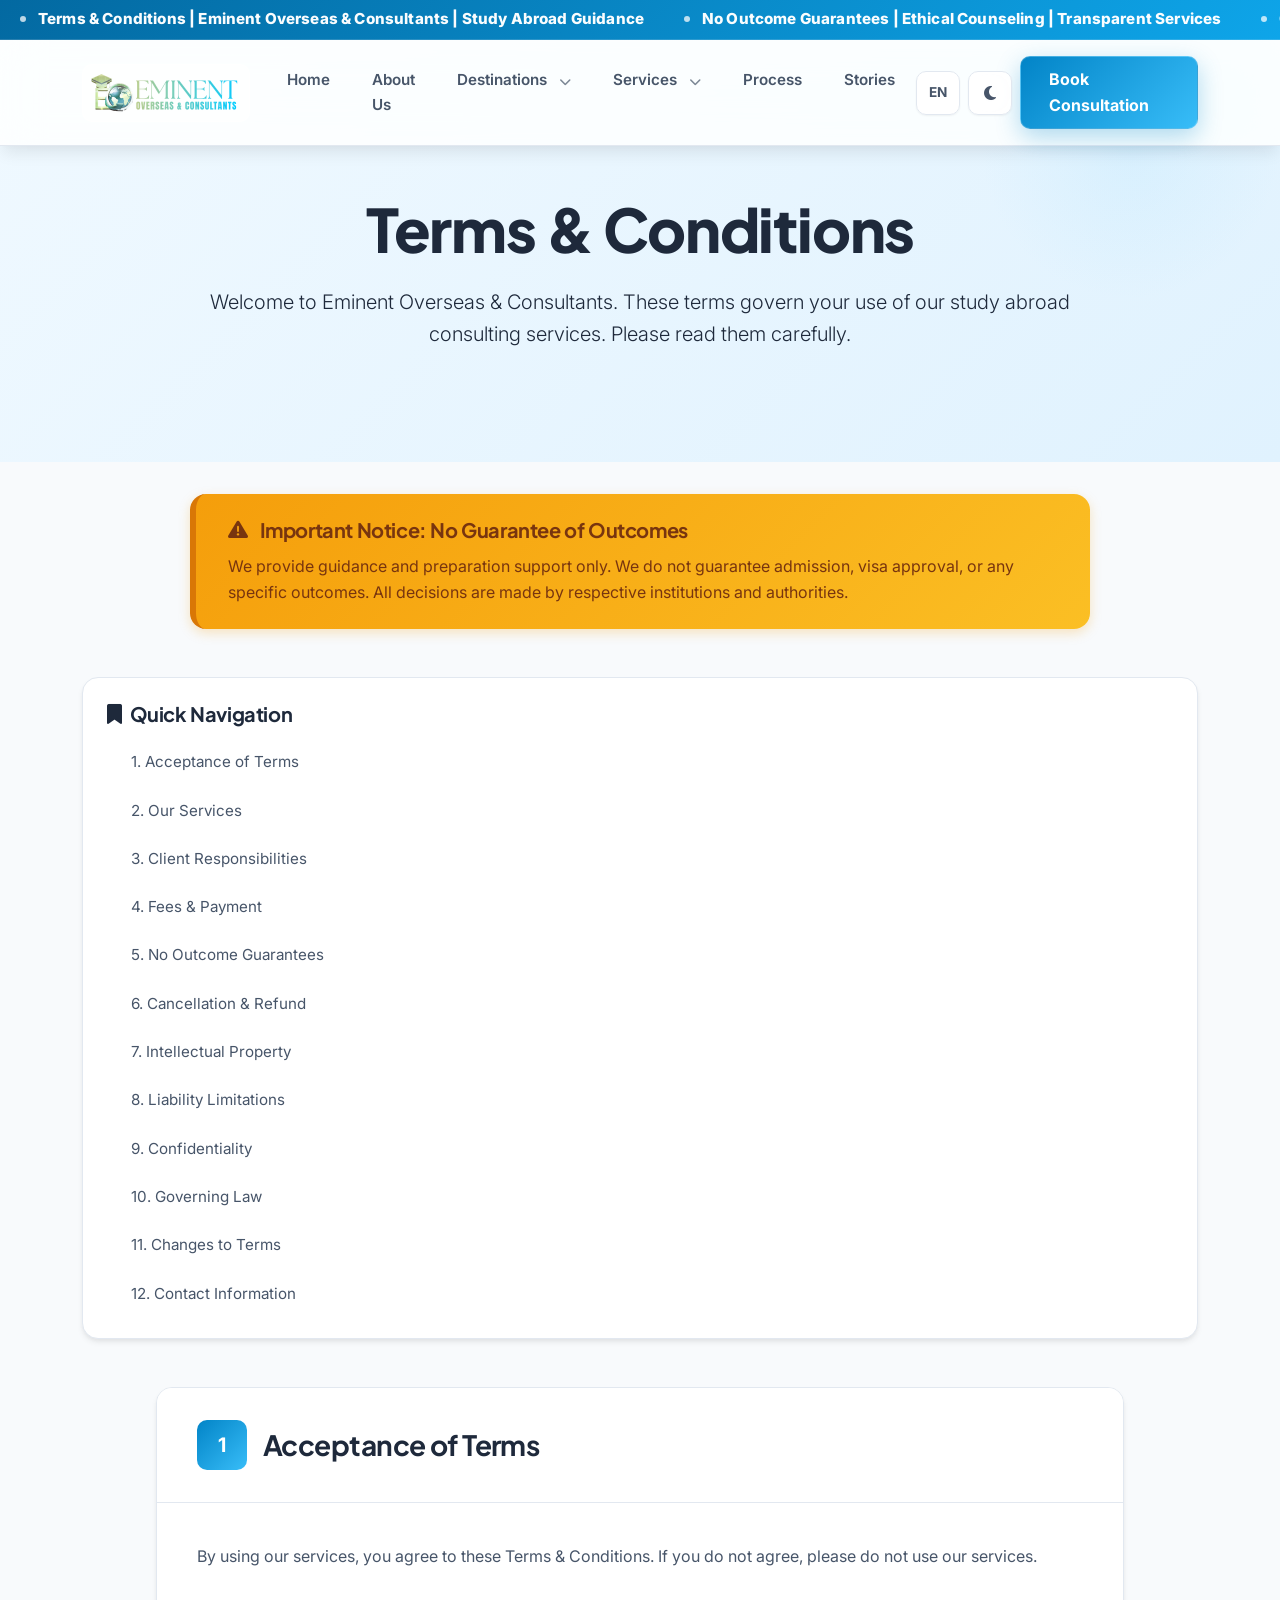
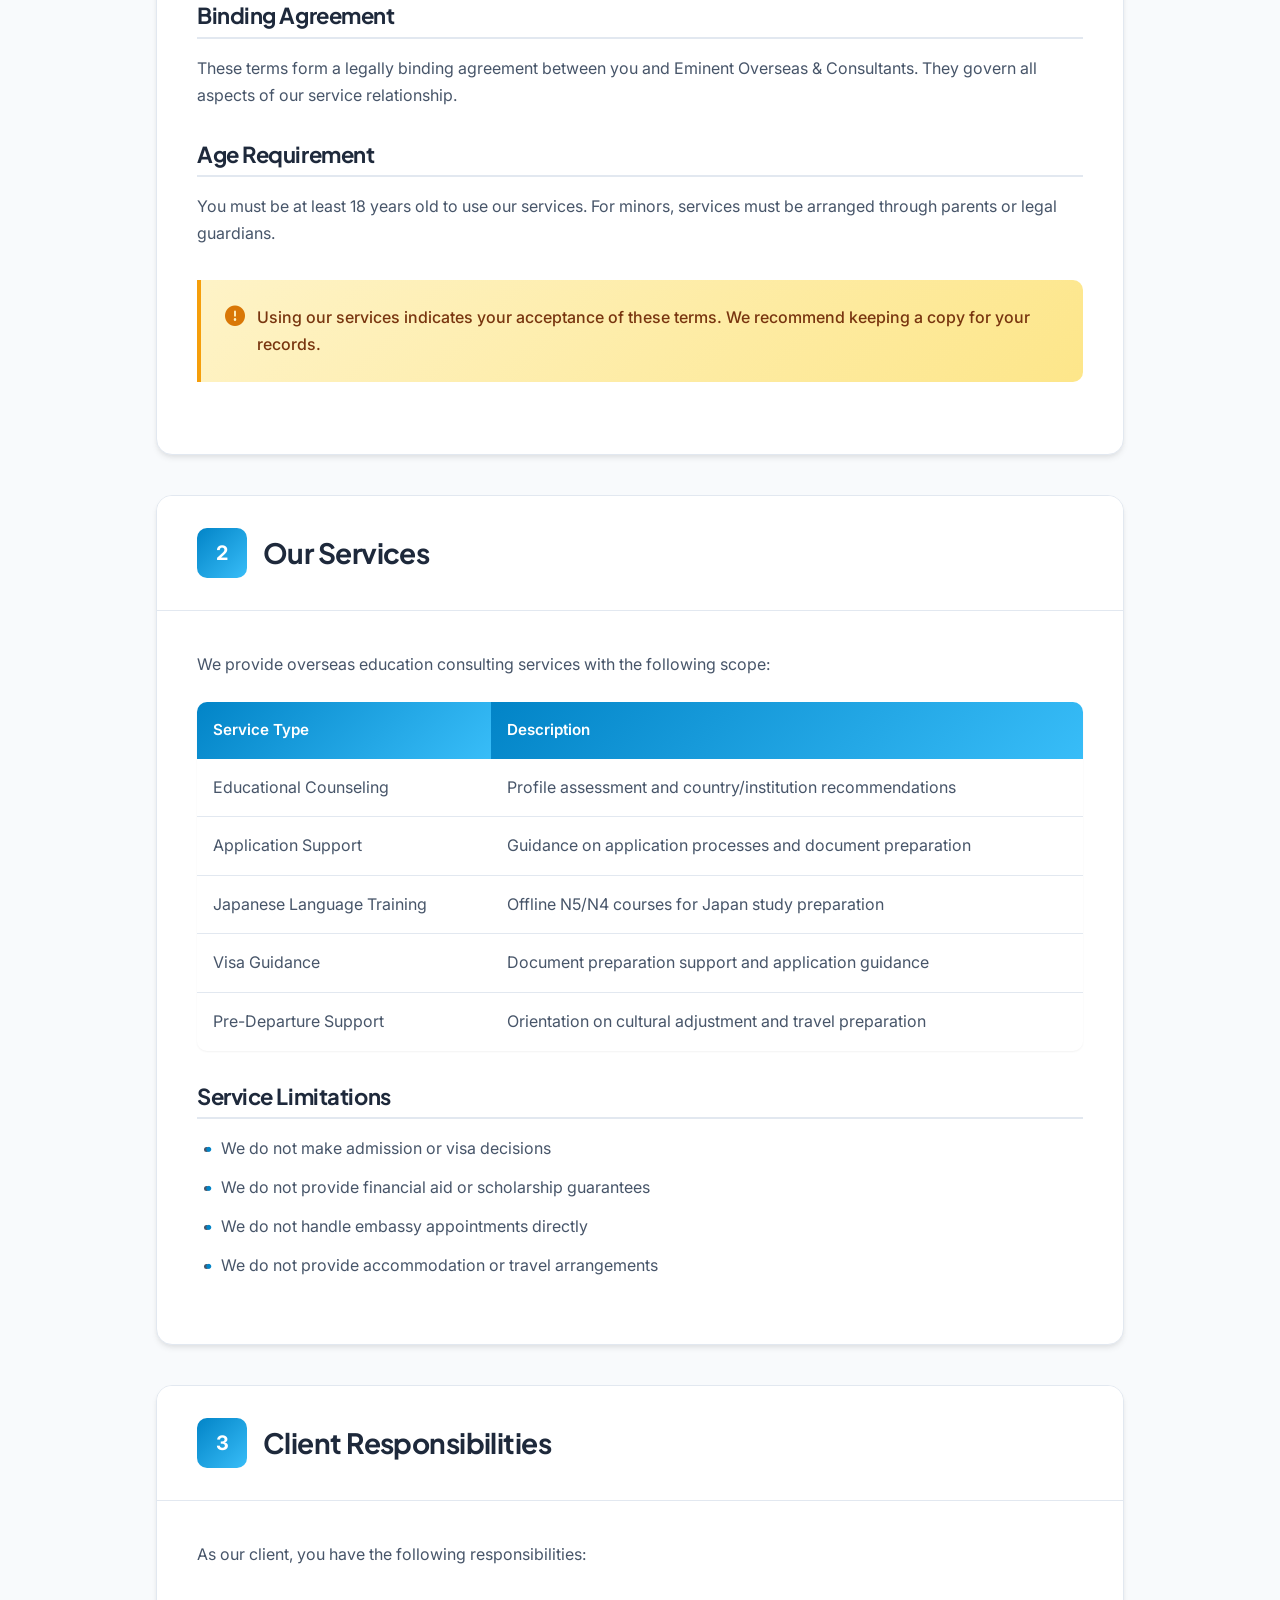
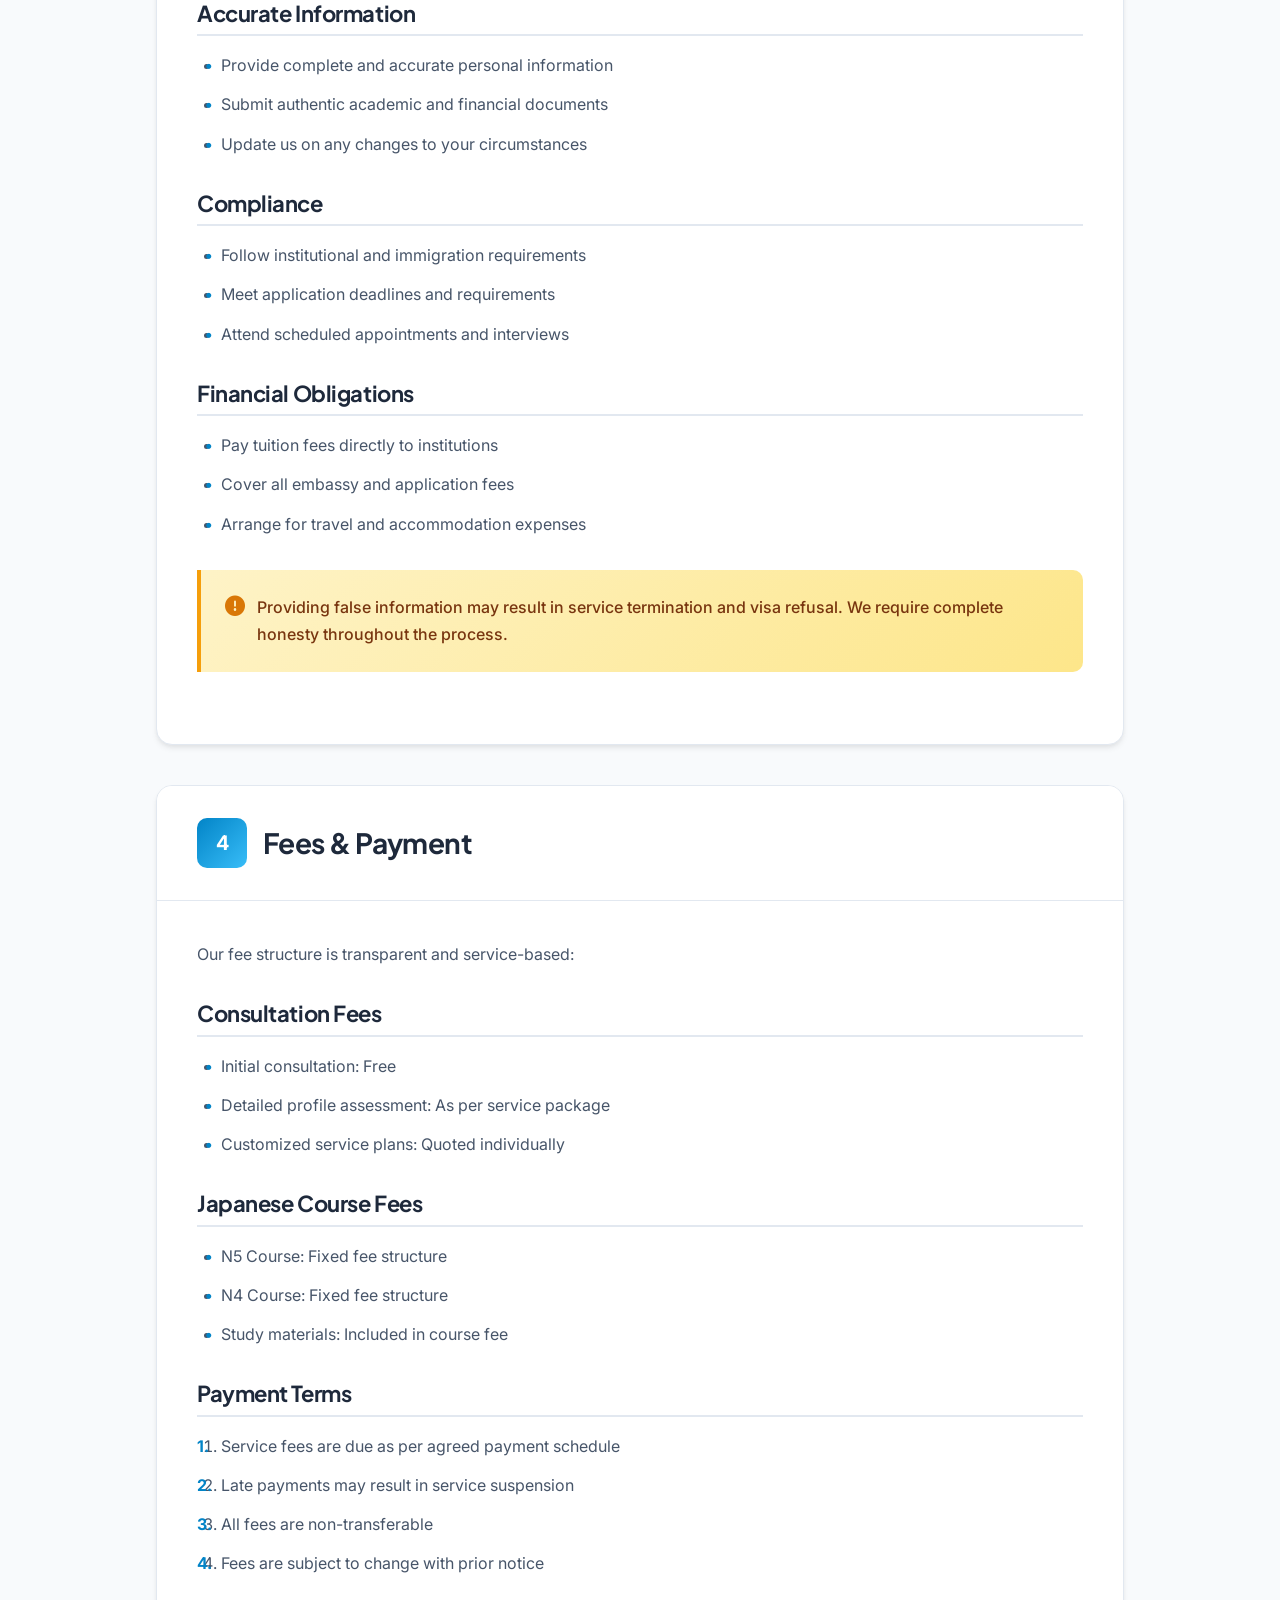
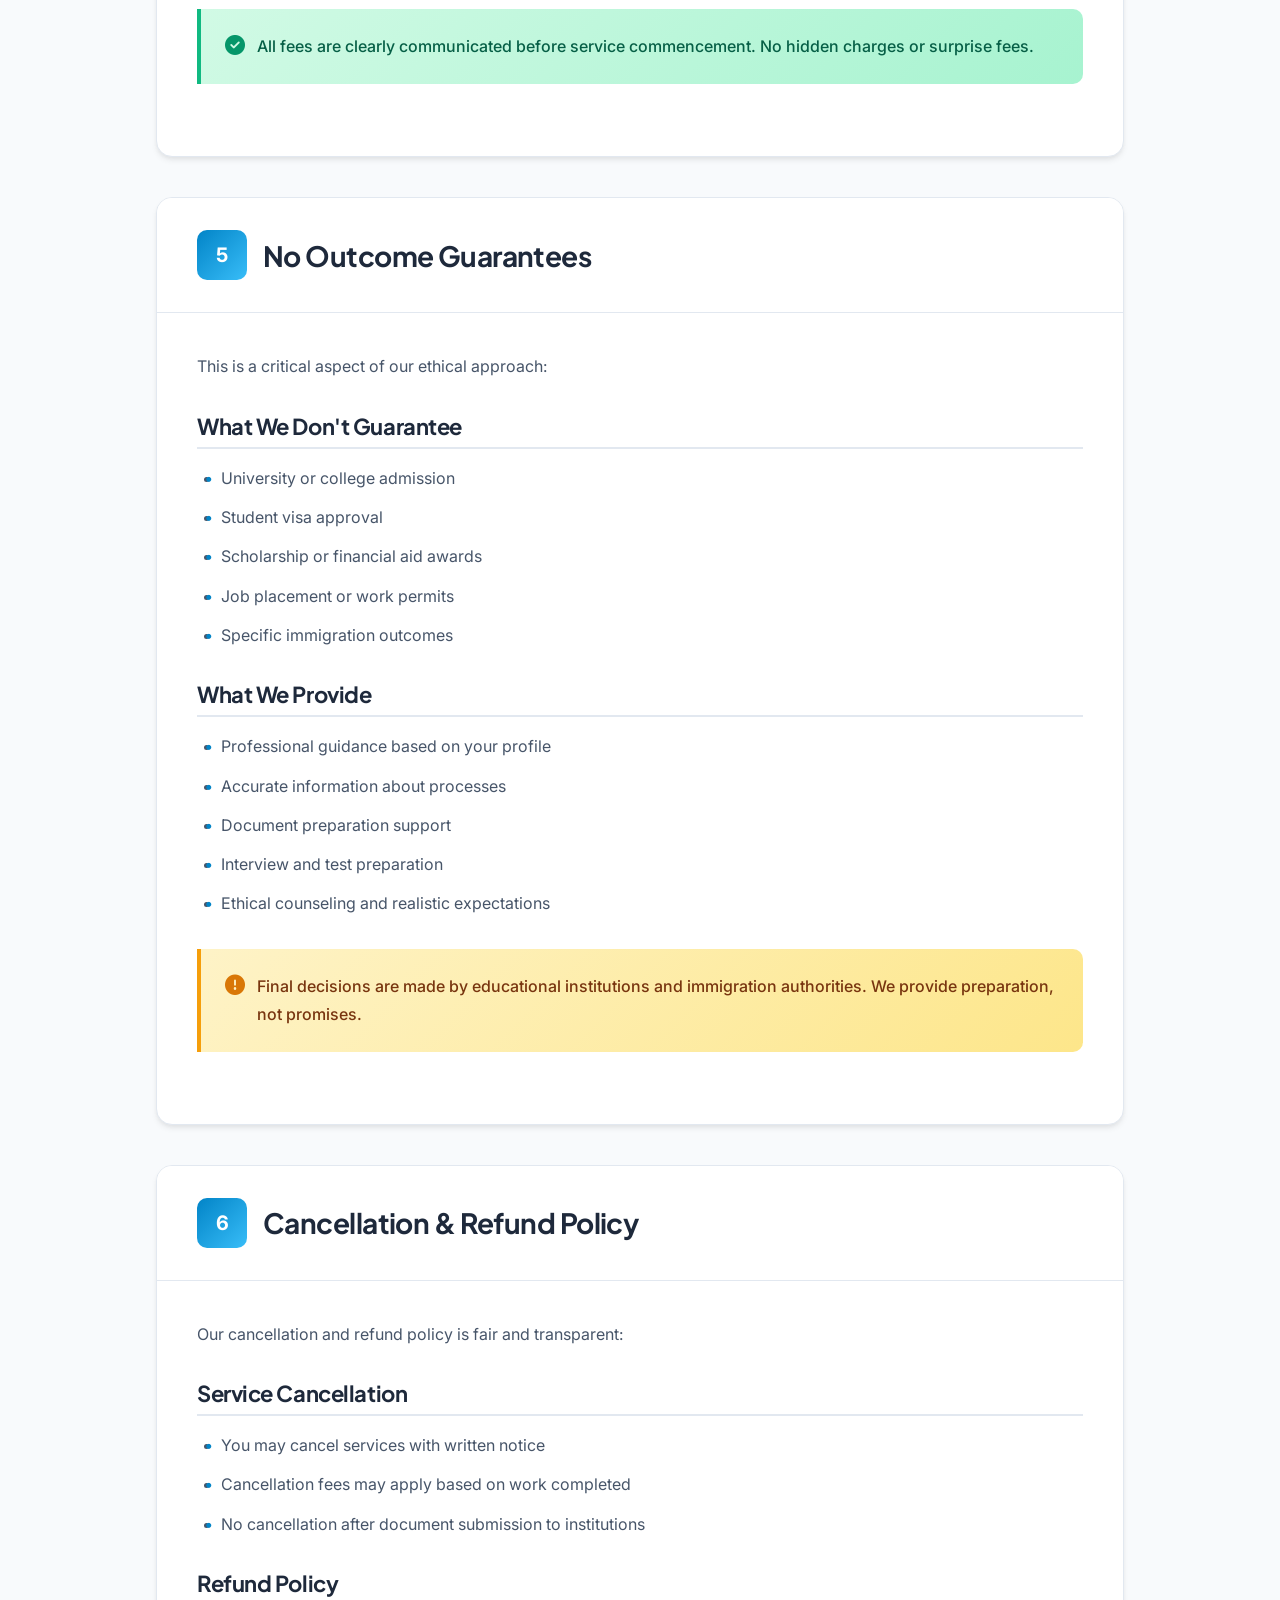
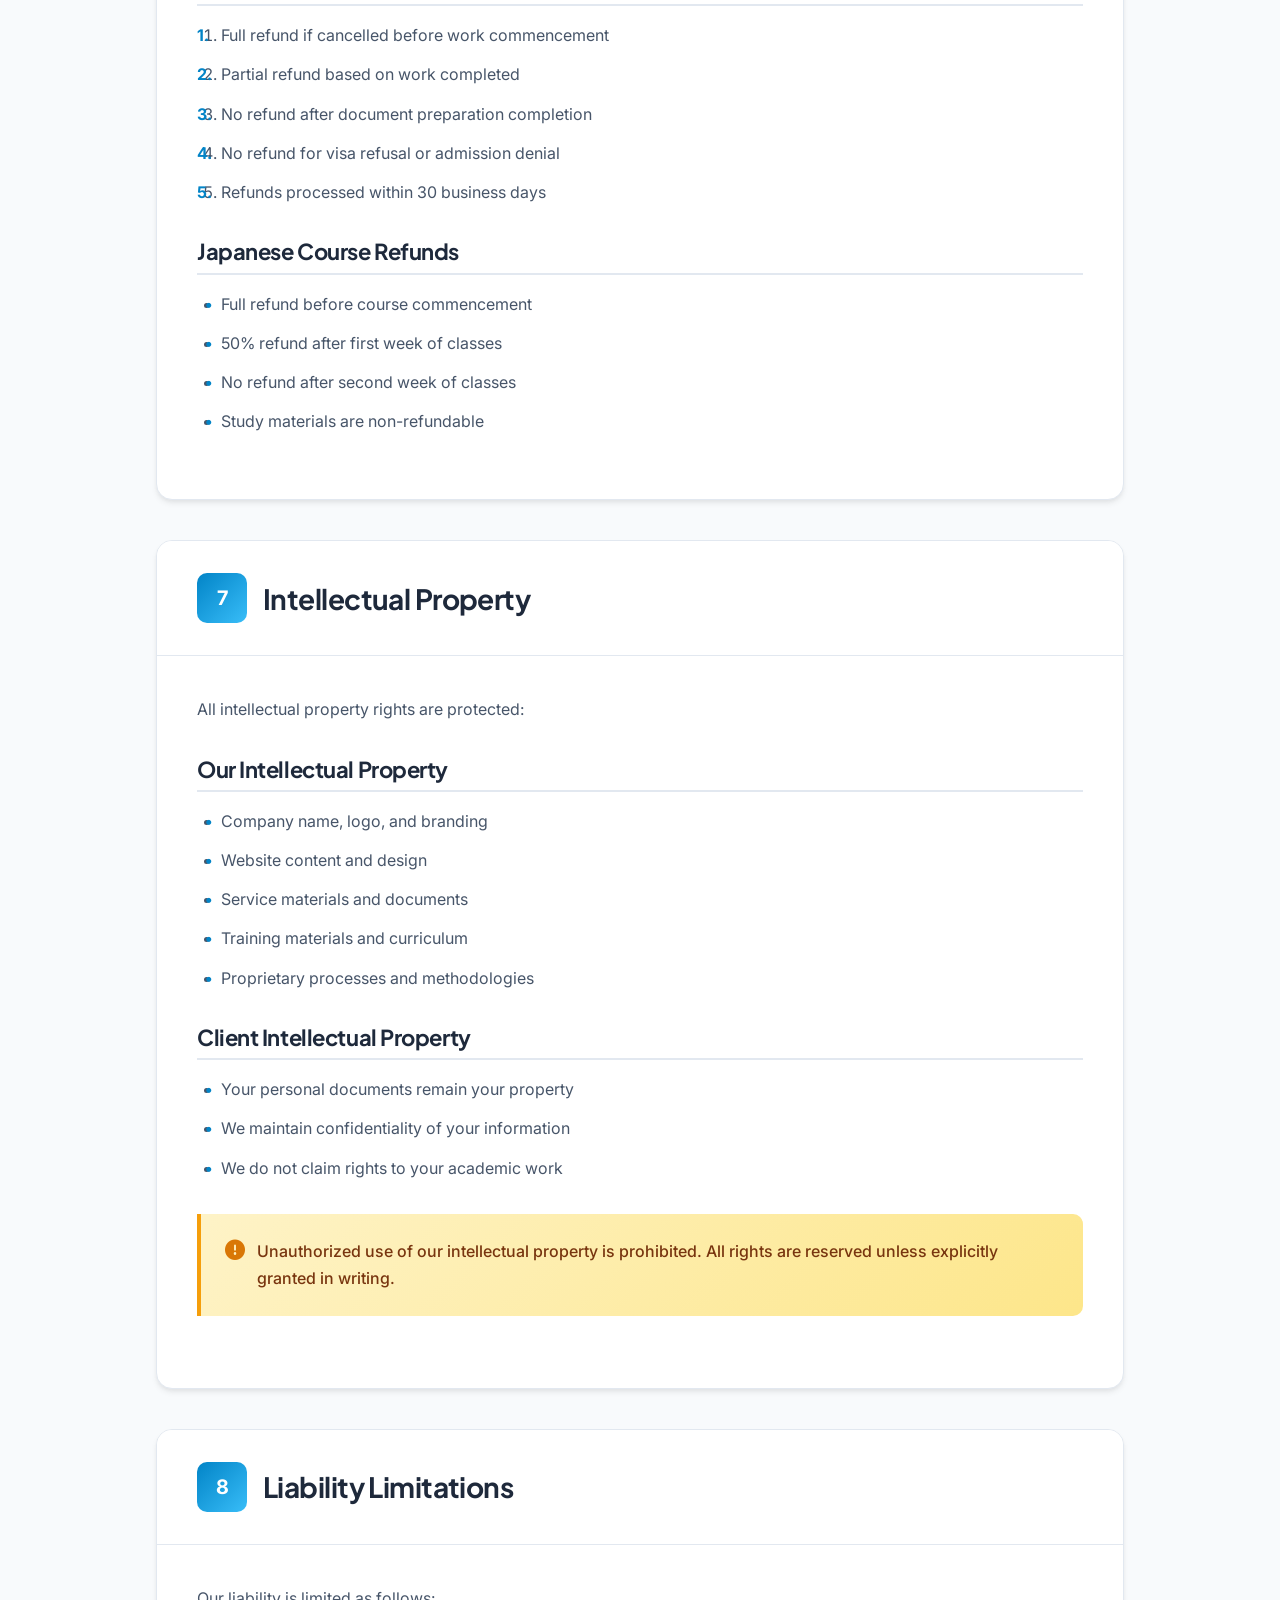
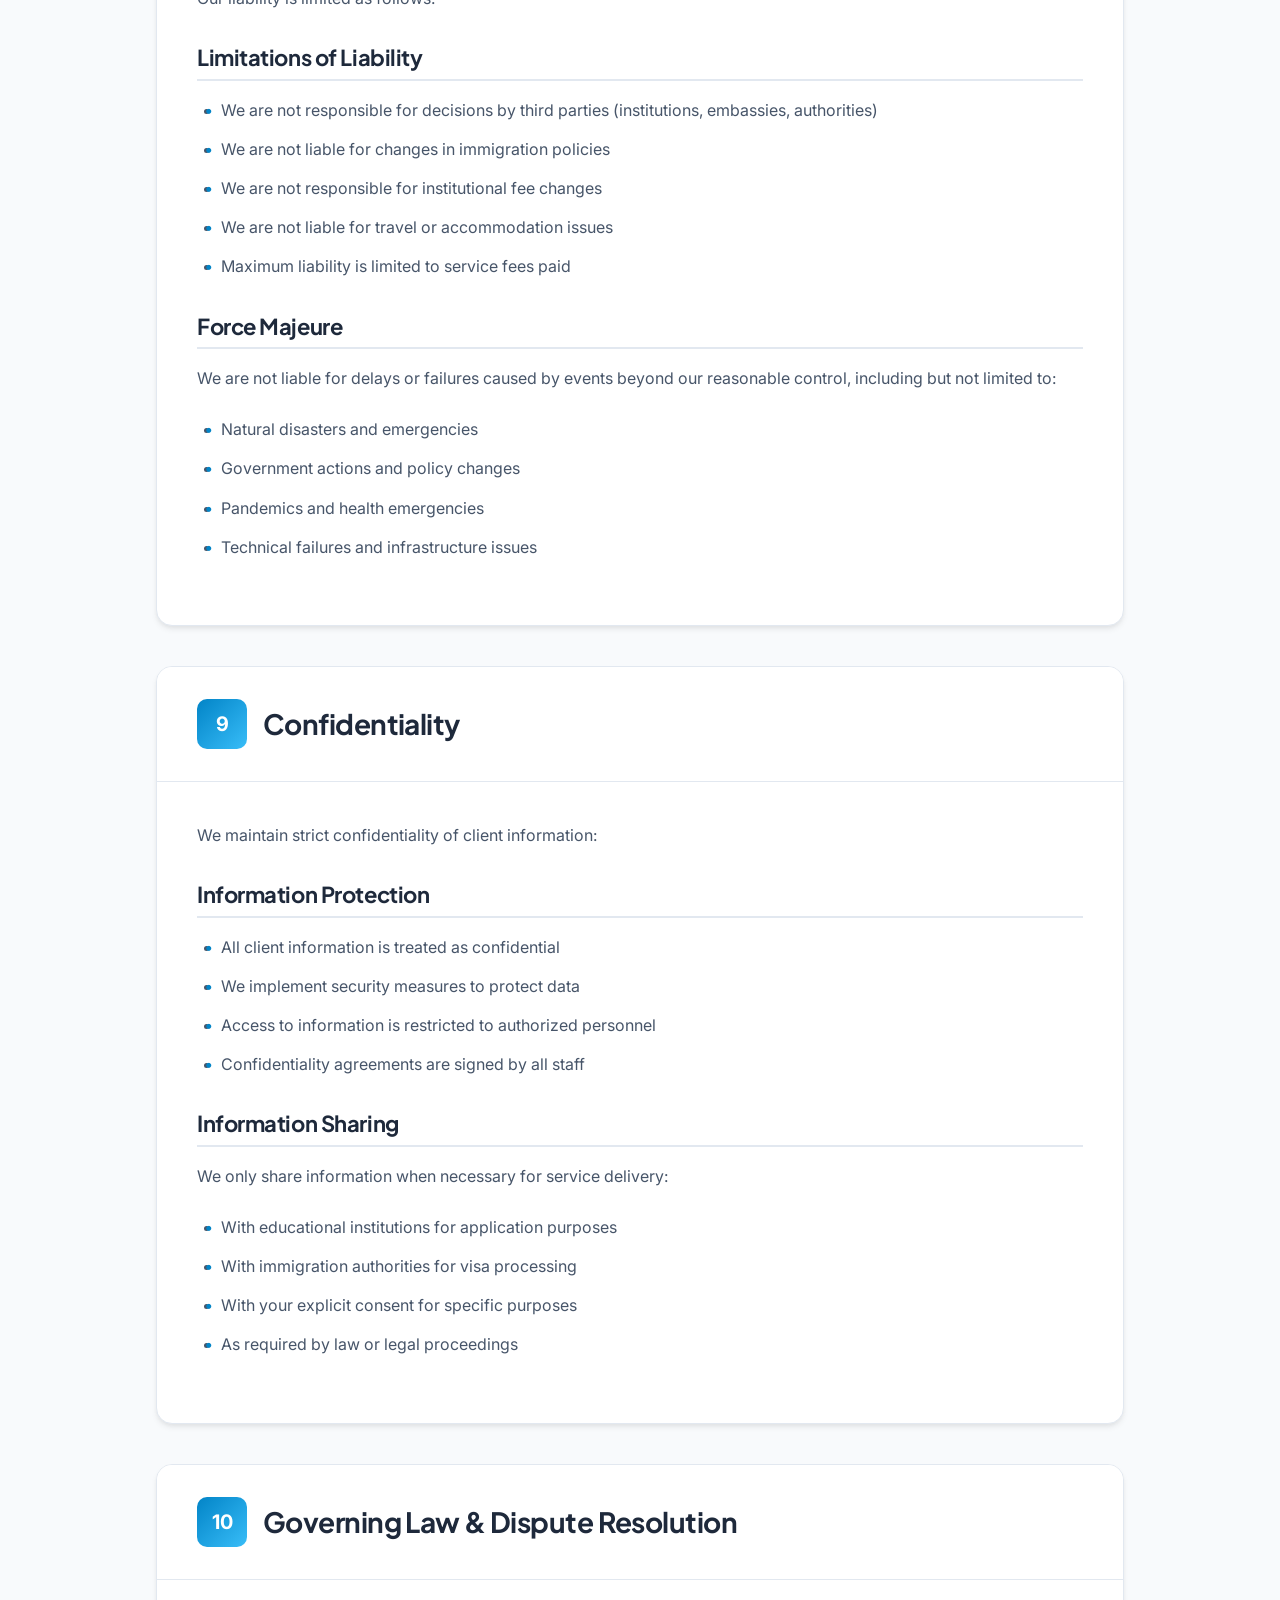
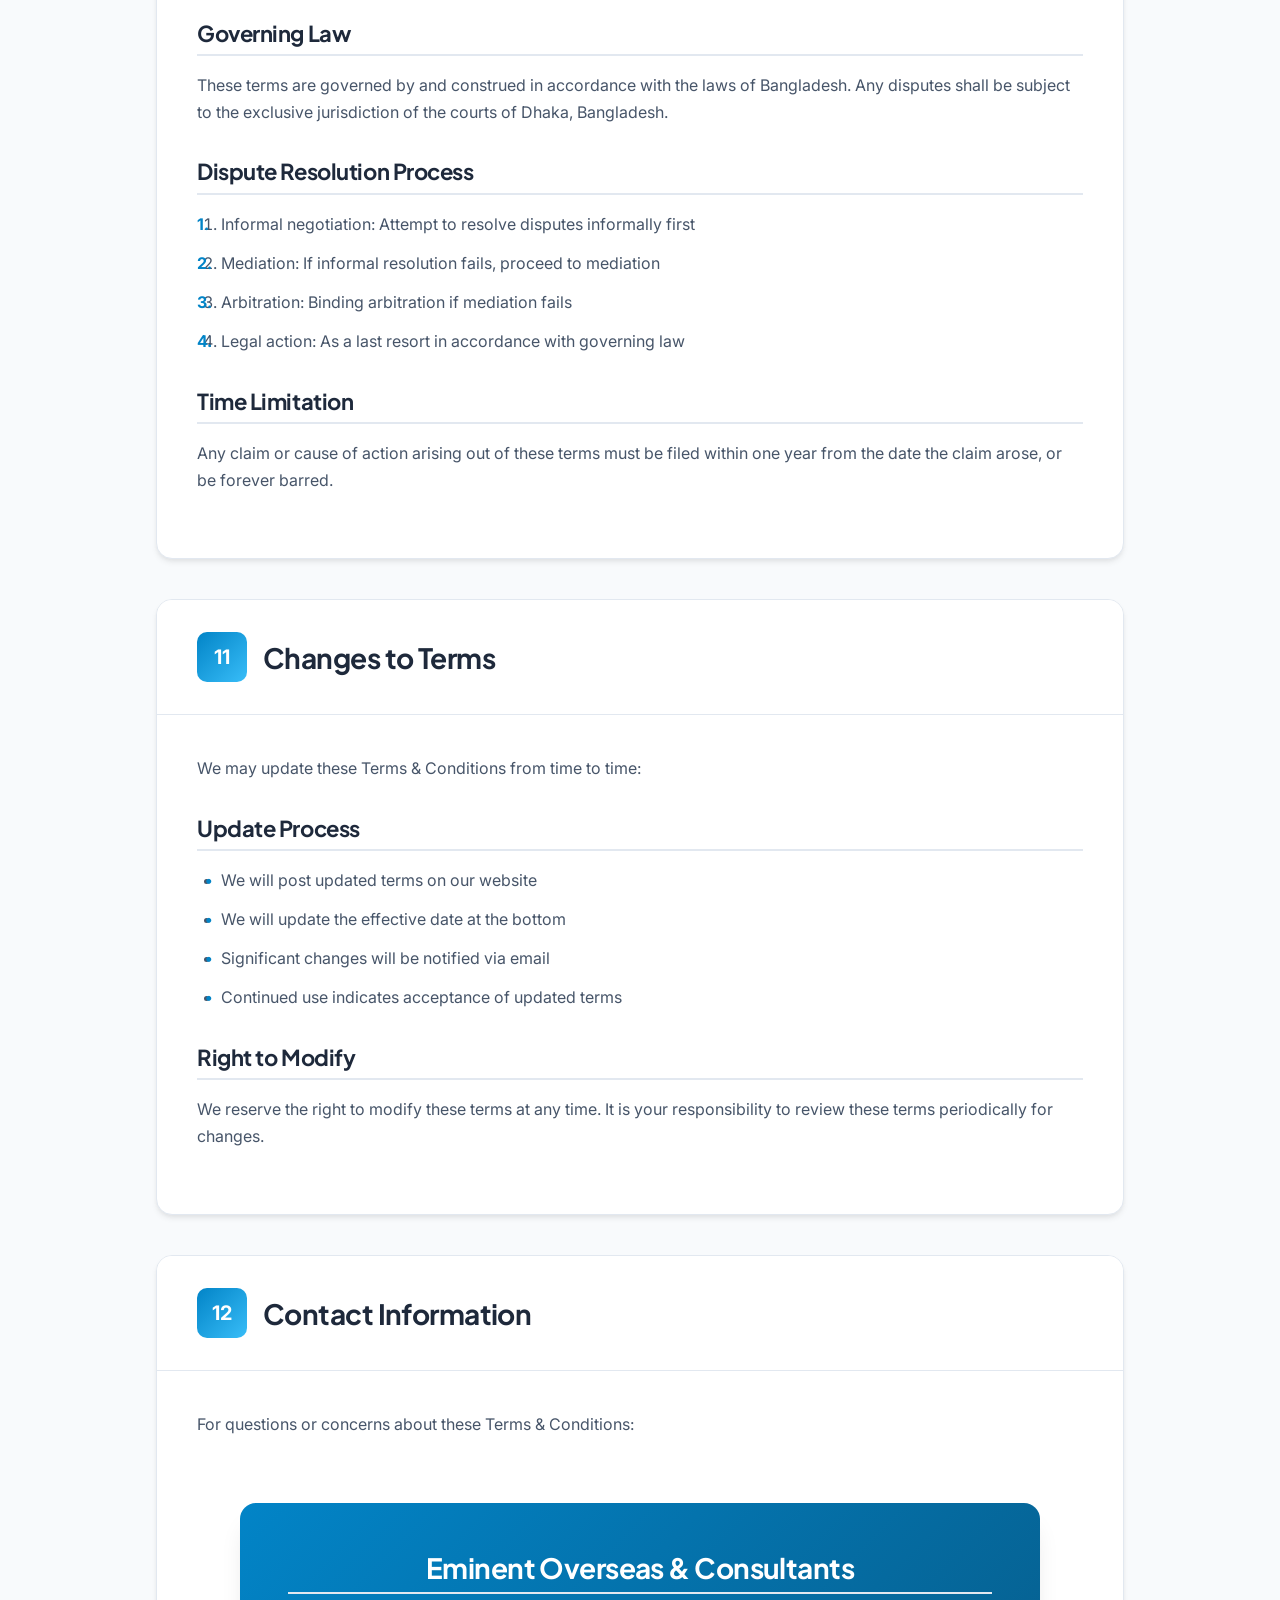
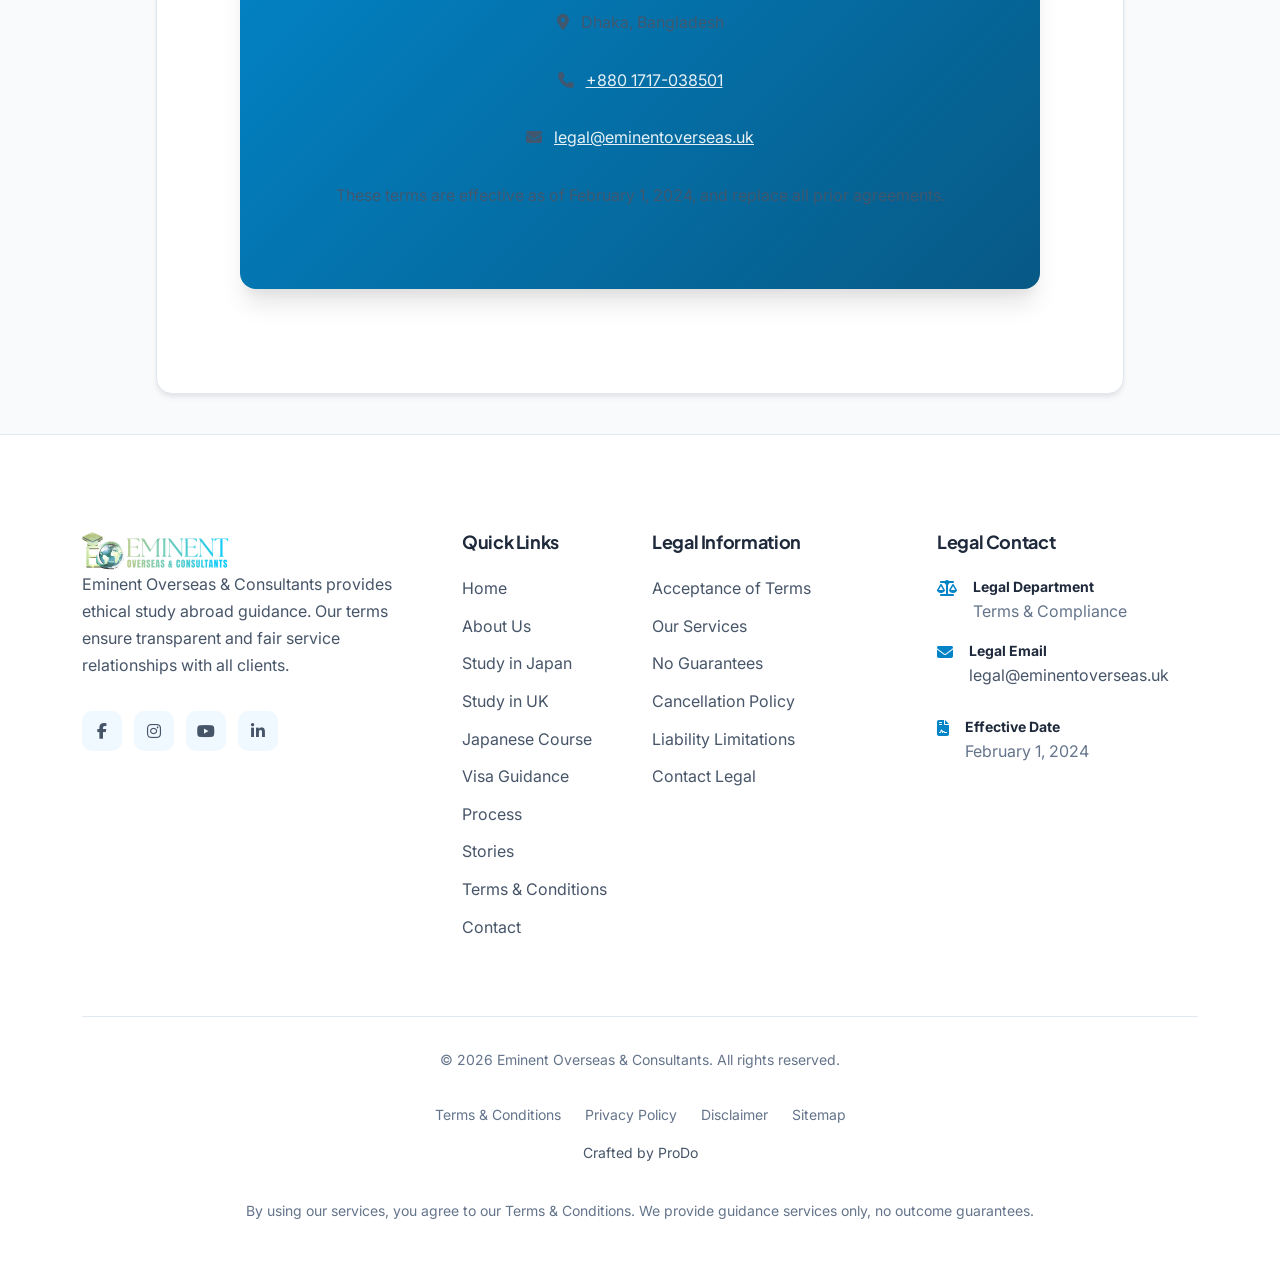
<file: terms.html>
<!doctype html>
<html lang="en" data-theme="light">
<head>
  <meta charset="utf-8" />
  <meta name="viewport" content="width=device-width, initial-scale=1" />
  <title data-en="Terms & Conditions - Eminent Overseas & Consultants" data-ja="利用規約 - エミネント海外留学コンサルタント">Terms & Conditions - Eminent Overseas & Consultants</title>
  <meta name="description" content="Terms & Conditions for Eminent Overseas & Consultants. Understand our services, responsibilities, and client obligations for study abroad consulting." />
  <meta name="theme-color" content="#0ea5e9" />
  
  <!-- Open Graph / Social Media Meta Tags -->
  <meta property="og:title" content="Terms & Conditions - Eminent Overseas & Consultants">
  <meta property="og:description" content="Our terms of service for study abroad consulting and guidance.">
  <meta property="og:image" content="https://eminentoverseas.uk/images/hero-banner-1.jpg">
  <meta property="og:url" content="https://eminentoverseas.uk/terms.html">
  <meta property="og:type" content="website">
  
  <!-- Twitter Card -->
  <meta name="twitter:card" content="summary">
  <meta name="twitter:title" content="Terms & Conditions">
  <meta name="twitter:description" content="Service terms for study abroad guidance">
  <meta name="twitter:image" content="https://eminentoverseas.uk/images/hero-banner-1.jpg">

  <!-- Favicon -->
  <link rel="icon" type="image/png" href="favicon.png" />
  <link rel="apple-touch-icon" href="favicon.png" />

  <!-- Fonts & Icons -->
  <link href="https://fonts.googleapis.com/css2?family=Inter:wght@300;400;500;600;700;800;900&family=Plus+Jakarta+Sans:wght@400;500;600;700;800&display=swap" rel="stylesheet">
  <link rel="stylesheet" href="https://cdnjs.cloudflare.com/ajax/libs/font-awesome/6.4.0/css/all.min.css">
  <link href="https://cdn.jsdelivr.net/npm/bootstrap@5.3.3/dist/css/bootstrap.min.css" rel="stylesheet">
  <link rel="stylesheet" href="https://cdn.jsdelivr.net/npm/bootstrap-icons@1.11.1/font/bootstrap-icons.css">
  
  <!-- Custom CSS -->
  <link rel="stylesheet" href="css/style.css">
  <!-- Page Specific CSS -->
  <style>
    /* ========================
       TERMS & CONDITIONS PAGE STYLES
       ======================== */
    
    /* Page Header */
    .terms-header {
      padding-top: calc(var(--marquee-height) + var(--navbar-height) + 4rem);
      padding-bottom: 4rem;
      background: linear-gradient(135deg, var(--primary-50) 0%, var(--primary-100) 100%);
      position: relative;
      overflow: hidden;
    }
    
    [data-theme="dark"] .terms-header {
      background: linear-gradient(135deg, rgba(14, 165, 233, 0.1) 0%, rgba(14, 165, 233, 0.05) 100%);
    }
    
    .terms-header::before {
      content: '';
      position: absolute;
      top: 0;
      right: 0;
      width: 300px;
      height: 300px;
      background: radial-gradient(circle, var(--primary-200) 0%, transparent 70%);
      opacity: 0.3;
      border-radius: 50%;
    }
    
    [data-theme="dark"] .terms-header::before {
      background: radial-gradient(circle, rgba(56, 189, 248, 0.2) 0%, transparent 70%);
    }
    
    .terms-header-content {
      position: relative;
      z-index: 2;
    }
    
    /* Important Notice Banner */
    .terms-notice {
      background: linear-gradient(135deg, #f59e0b, #fbbf24);
      color: #78350f;
      padding: 1.5rem 2rem;
      border-radius: var(--radius-lg);
      margin: 2rem auto 3rem;
      max-width: 900px;
      box-shadow: 0 4px 12px rgba(245, 158, 11, 0.25);
      border-left: 6px solid #d97706;
    }
    
    .terms-notice h4 {
      display: flex;
      align-items: center;
      gap: 0.75rem;
      font-size: 1.25rem;
      margin-bottom: 0.75rem;
      color: #78350f;
    }
    
    .terms-notice p {
      margin: 0;
      line-height: 1.6;
      font-size: 1rem;
    }
    
    /* Terms Content Container */
    .terms-container {
      max-width: 1000px;
      margin: 0 auto;
      padding: 0 1rem;
    }
    
    /* Section Cards */
    .terms-section {
      background: var(--bg-card);
      border: 1px solid var(--border-color);
      border-radius: var(--radius-lg);
      margin-bottom: 2.5rem;
      overflow: hidden;
      box-shadow: var(--shadow-md);
      transition: var(--transition-base);
    }
    
    .terms-section:hover {
      box-shadow: var(--shadow-lg);
      transform: translateY(-2px);
    }
    
    .section-header {
      padding: 2rem 2.5rem;
      background: var(--bg-surface);
      border-bottom: 1px solid var(--border-color);
      display: flex;
      align-items: center;
      gap: 1rem;
    }
    
    .section-number {
      width: 50px;
      height: 50px;
      border-radius: var(--radius-md);
      background: linear-gradient(135deg, var(--primary-600), var(--primary-400));
      display: flex;
      align-items: center;
      justify-content: center;
      color: white;
      font-weight: 700;
      font-size: 1.25rem;
      flex-shrink: 0;
    }
    
    .section-header h2 {
      font-size: 1.75rem;
      color: var(--text-primary);
      margin: 0;
    }
    
    .section-content {
      padding: 2.5rem;
    }
    
    /* Content Typography */
    .section-content h3 {
      font-size: 1.375rem;
      color: var(--text-primary);
      margin-top: 2rem;
      margin-bottom: 1rem;
      padding-bottom: 0.5rem;
      border-bottom: 2px solid var(--border-color);
    }
    
    .section-content h3:first-child {
      margin-top: 0;
    }
    
    .section-content p {
      color: var(--text-secondary);
      line-height: 1.7;
      margin-bottom: 1.5rem;
    }
    
    .section-content ul, .section-content ol {
      color: var(--text-secondary);
      line-height: 1.7;
      margin-bottom: 1.5rem;
      padding-left: 1.5rem;
    }
    
    .section-content li {
      margin-bottom: 0.75rem;
      position: relative;
    }
    
    .section-content ul li:before {
      content: '•';
      color: var(--primary-600);
      font-weight: bold;
      position: absolute;
      left: -1rem;
    }
    
    .section-content ol {
      counter-reset: item;
    }
    
    .section-content ol li {
      counter-increment: item;
    }
    
    .section-content ol li:before {
      content: counter(item) '.';
      color: var(--primary-600);
      font-weight: bold;
      position: absolute;
      left: -1.5rem;
    }
    
    /* Warning Box */
    .warning-box {
      background: linear-gradient(135deg, #fef3c7, #fde68a);
      border-left: 4px solid #f59e0b;
      padding: 1.5rem;
      margin: 2rem 0;
      border-radius: 0 var(--radius-md) var(--radius-md) 0;
    }
    
    [data-theme="dark"] .warning-box {
      background: rgba(245, 158, 11, 0.1);
    }
    
    .warning-box p {
      margin: 0;
      color: #78350f;
      font-weight: 500;
      display: flex;
      align-items: flex-start;
      gap: 0.75rem;
    }
    
    .warning-box i {
      color: #d97706;
      font-size: 1.25rem;
      margin-top: 0.125rem;
      flex-shrink: 0;
    }
    
    /* Success Box */
    .success-box {
      background: linear-gradient(135deg, #d1fae5, #a7f3d0);
      border-left: 4px solid #10b981;
      padding: 1.5rem;
      margin: 2rem 0;
      border-radius: 0 var(--radius-md) var(--radius-md) 0;
    }
    
    [data-theme="dark"] .success-box {
      background: rgba(16, 185, 129, 0.1);
    }
    
    .success-box p {
      margin: 0;
      color: #065f46;
      font-weight: 500;
      display: flex;
      align-items: flex-start;
      gap: 0.75rem;
    }
    
    .success-box i {
      color: #059669;
      font-size: 1.25rem;
      margin-top: 0.125rem;
      flex-shrink: 0;
    }
    
    /* Terms Table */
    .terms-table {
      width: 100%;
      border-collapse: collapse;
      margin: 1.5rem 0;
      background: var(--bg-surface);
      border-radius: var(--radius-md);
      overflow: hidden;
      box-shadow: var(--shadow-sm);
    }
    
    .terms-table th {
      background: linear-gradient(135deg, var(--primary-600), var(--primary-400));
      color: white;
      padding: 1rem;
      text-align: left;
      font-weight: 600;
      font-size: 0.95rem;
    }
    
    .terms-table td {
      padding: 1rem;
      border-bottom: 1px solid var(--border-color);
      color: var(--text-secondary);
    }
    
    .terms-table tr:last-child td {
      border-bottom: none;
    }
    
    /* Quick Navigation */
    .terms-nav {
      background: var(--bg-surface);
      border-radius: var(--radius-lg);
      padding: 1.5rem;
      margin-bottom: 3rem;
      box-shadow: var(--shadow-md);
      border: 1px solid var(--border-color);
      position: sticky;
      top: calc(var(--marquee-height) + var(--navbar-height) + 2rem);
      z-index: 100;
    }
    
    .terms-nav h3 {
      font-size: 1.25rem;
      margin-bottom: 1rem;
      color: var(--text-primary);
      display: flex;
      align-items: center;
      gap: 0.5rem;
    }
    
    .nav-links {
      display: flex;
      flex-direction: column;
      gap: 0.5rem;
    }
    
    .nav-link-item {
      color: var(--text-secondary);
      text-decoration: none;
      padding: 0.5rem 0;
      padding-left: 1.5rem;
      position: relative;
      transition: var(--transition-base);
      font-size: 0.95rem;
    }
    
    .nav-link-item:hover {
      color: var(--primary-600);
      transform: translateX(4px);
    }
    
    .nav-link-item:before {
      content: '→';
      position: absolute;
      left: 0;
      color: var(--primary-500);
      opacity: 0;
      transition: var(--transition-base);
    }
    
    .nav-link-item:hover:before {
      opacity: 1;
    }
    
    /* Acceptance Section */
    .acceptance-section {
      background: linear-gradient(135deg, var(--primary-600), var(--primary-800));
      color: white;
      border-radius: var(--radius-lg);
      padding: 3rem;
      margin: 4rem auto;
      text-align: center;
      box-shadow: var(--shadow-xl);
      max-width: 800px;
    }
    
    .acceptance-section h3 {
      font-size: 1.75rem;
      margin-bottom: 1rem;
      color: white;
    }
    
    .acceptance-section p {
      opacity: 0.9;
      margin-bottom: 2rem;
      line-height: 1.6;
    }
    
    /* Responsive Adjustments */
    @media (max-width: 992px) {
      .section-header {
        padding: 1.5rem 2rem;
      }
      
      .section-content {
        padding: 2rem;
      }
      
      .terms-nav {
        position: static;
        margin-bottom: 2rem;
      }
    }
    
    @media (max-width: 768px) {
      .terms-header {
        padding-top: calc(var(--marquee-height) + var(--navbar-height) + 3rem);
        padding-bottom: 3rem;
      }
      
      .section-header {
        flex-direction: column;
        text-align: center;
        gap: 1rem;
        padding: 1.5rem;
      }
      
      .section-header h2 {
        font-size: 1.5rem;
      }
      
      .section-content {
        padding: 1.5rem;
      }
      
      .section-content h3 {
        font-size: 1.25rem;
      }
      
      .terms-notice {
        padding: 1rem 1.5rem;
      }
      
      .acceptance-section {
        padding: 2rem;
        margin: 3rem auto;
      }
      
      .terms-table {
        display: block;
        overflow-x: auto;
      }
    }
    
    @media (max-width: 576px) {
      .terms-header h1 {
        font-size: 2rem;
      }
      
      .section-header {
        padding: 1.25rem;
      }
      
      .section-content {
        padding: 1.25rem;
      }
      
      .acceptance-section {
        padding: 1.5rem;
        margin: 2rem auto;
      }
      
      .warning-box p,
      .success-box p {
        flex-direction: column;
        gap: 0.5rem;
      }
    }
  </style>
</head>

<body>
  <!-- Top Running Marquee - FIXED -->
  <div class="top-marquee" aria-label="Eminent Overseas Announcement">
    <a href="contact.php" title="Start Your Study Abroad Journey">
      <div class="marquee-container">
        <div class="marquee-track">
          <!-- Content will be populated by JavaScript -->
        </div>
      </div>
    </a>
  </div>

  <!-- Navigation -->
  <nav class="navbar navbar-expand-lg">
    <div class="container">
      <a class="navbar-brand" href="index.html" aria-label="Eminent Overseas Home">
        <img src="logo.png" alt="Eminent Overseas & Consultants Logo" class="brand-logo-img" loading="lazy" />
      </a>

      <div class="mobile-controls d-lg-none">
        <button class="lang-toggle lang-toggle-mobile" id="langToggleMobile" type="button" aria-label="Toggle language">
          EN
        </button>
        <button class="theme-toggle theme-toggle-mobile" id="themeToggleMobile" type="button" aria-label="Toggle theme">
          <i class="fas fa-moon"></i>
        </button>
        <button class="navbar-toggler" type="button" data-bs-toggle="collapse" data-bs-target="#navbarNav" aria-label="Open menu" aria-expanded="false" aria-controls="navbarNav">
          <i class="fas fa-bars"></i>
        </button>
      </div>

      <div class="collapse navbar-collapse" id="navbarNav">
        <ul class="navbar-nav mx-auto">
          <!-- Home -->
          <li class="nav-item"><a class="nav-link" href="index.html" data-en="Home" data-ja="ホーム">Home</a></li>
          
          <!-- About Us -->
          <li class="nav-item"><a class="nav-link" href="about.html" data-en="About Us" data-ja="会社概要">About Us</a></li>
          
          <!-- Destinations Dropdown -->
          <li class="nav-item dropdown">
            <a class="nav-link dropdown-toggle" href="#" role="button" data-bs-toggle="dropdown" aria-expanded="false">
              <span data-en="Destinations" data-ja="留学先">Destinations</span>
            </a>
            <ul class="dropdown-menu">
              <li><a class="dropdown-item" href="study-japan.html" data-en="Study in Japan" data-ja="日本留学">Study in Japan</a></li>
              <li><a class="dropdown-item" href="study-uk.html" data-en="Study in UK" data-ja="英国留学">Study in UK</a></li>
            </ul>
          </li>
          
          <!-- Services Dropdown -->
          <li class="nav-item dropdown">
            <a class="nav-link dropdown-toggle" href="#" role="button" data-bs-toggle="dropdown" aria-expanded="false">
              <span data-en="Services" data-ja="サービス">Services</span>
            </a>
            <ul class="dropdown-menu">
              <li><a class="dropdown-item" href="japanese-course.html" data-en="Japanese Course" data-ja="日本語コース">Japanese Course</a></li>
              <li><a class="dropdown-item" href="visa-guidance.html" data-en="Visa Guidance" data-ja="ビザサポート">Visa Guidance</a></li>
            </ul>
          </li>
          
          <!-- Process -->
          <li class="nav-item"><a class="nav-link" href="process.html" data-en="Process" data-ja="プロセス">Process</a></li>
          
          <!-- Stories -->
          <li class="nav-item"><a class="nav-link" href="success-stories.html" data-en="Stories" data-ja="成功事例">Stories</a></li>
          
          <!-- Contact (will show as Book Consultation button on desktop) -->
          <li class="nav-item d-lg-none"><a class="nav-link" href="contact.php" data-en="Contact" data-ja="お問い合わせ">Contact</a></li>
        </ul>

        <div class="d-flex align-items-center gap-2 d-none d-lg-flex">
          <button class="lang-toggle" id="langToggleDesktop" type="button" aria-label="Toggle language">
            EN
          </button>
          <button class="theme-toggle" id="themeToggleDesktop" type="button" aria-label="Toggle theme">
            <i class="fas fa-moon"></i>
          </button>
          <!-- Contact now shows as Book Consultation button on desktop -->
          <a href="contact.php" class="nav-highlight" data-en="Book Consultation" data-ja="相談を予約">Book Consultation</a>
        </div>
      </div>
    </div>
  </nav>

  <!-- Page Header -->
  <section class="terms-header" id="page-header">
    <div class="container">
      <div class="row">
        <div class="col-lg-10 mx-auto text-center">
          <div class="terms-header-content animate-on-scroll">
            <h1 class="display-2 mb-4 animate-on-scroll" data-en="Terms & Conditions" data-ja="利用規約">Terms & Conditions</h1>
            <p class="lead mb-5 animate-on-scroll" style="transition-delay: 120ms;"
               data-en="Welcome to Eminent Overseas & Consultants. These terms govern your use of our study abroad consulting services. Please read them carefully."
               data-ja="エミネント海外留学コンサルタントへようこそ。これらの利用規約は、当社の留学コンサルティングサービスの利用を規定します。よくお読みください。">
              Welcome to Eminent Overseas & Consultants. These terms govern your use of our study abroad consulting services. Please read them carefully.
            </p>
          </div>
        </div>
      </div>
    </div>
  </section>

  <!-- Important Notice -->
  <div class="container">
    <div class="terms-notice animate-on-scroll" style="transition-delay: 150ms;">
      <h4>
        <i class="fas fa-exclamation-triangle"></i>
        <span data-en="Important Notice: No Guarantee of Outcomes" data-ja="重要なお知らせ：結果の保証はありません">Important Notice: No Guarantee of Outcomes</span>
      </h4>
      <p data-en="We provide guidance and preparation support only. We do not guarantee admission, visa approval, or any specific outcomes. All decisions are made by respective institutions and authorities."
         data-ja="当社はガイダンスと準備サポートのみを提供します。入学、ビザ承認、または特定の結果を保証するものではありません。すべての決定はそれぞれの機関と当局によって行われます。">
        We provide guidance and preparation support only. We do not guarantee admission, visa approval, or any specific outcomes. All decisions are made by respective institutions and authorities.
      </p>
    </div>
  </div>

  <!-- Quick Navigation -->
  <div class="container">
    <div class="terms-nav animate-on-scroll" style="transition-delay: 180ms;">
      <h3><i class="fas fa-bookmark"></i> <span data-en="Quick Navigation" data-ja="クイックナビゲーション">Quick Navigation</span></h3>
      <div class="nav-links">
        <a href="#acceptance" class="nav-link-item" data-en="1. Acceptance of Terms" data-ja="1. 利用規約の承諾">1. Acceptance of Terms</a>
        <a href="#services" class="nav-link-item" data-en="2. Our Services" data-ja="2. 当社のサービス">2. Our Services</a>
        <a href="#client-responsibilities" class="nav-link-item" data-en="3. Client Responsibilities" data-ja="3. クライアントの責任">3. Client Responsibilities</a>
        <a href="#fees-payment" class="nav-link-item" data-en="4. Fees & Payment" data-ja="4. 料金と支払い">4. Fees & Payment</a>
        <a href="#no-guarantees" class="nav-link-item" data-en="5. No Outcome Guarantees" data-ja="5. 結果の保証なし">5. No Outcome Guarantees</a>
        <a href="#cancellation-refund" class="nav-link-item" data-en="6. Cancellation & Refund" data-ja="6. キャンセルと返金">6. Cancellation & Refund</a>
        <a href="#intellectual-property" class="nav-link-item" data-en="7. Intellectual Property" data-ja="7. 知的財産">7. Intellectual Property</a>
        <a href="#liability" class="nav-link-item" data-en="8. Liability Limitations" data-ja="8. 責任制限">8. Liability Limitations</a>
        <a href="#confidentiality" class="nav-link-item" data-en="9. Confidentiality" data-ja="9. 機密性">9. Confidentiality</a>
        <a href="#governing-law" class="nav-link-item" data-en="10. Governing Law" data-ja="10. 準拠法">10. Governing Law</a>
        <a href="#changes" class="nav-link-item" data-en="11. Changes to Terms" data-ja="11. 利用規約の変更">11. Changes to Terms</a>
        <a href="#contact" class="nav-link-item" data-en="12. Contact Information" data-ja="12. 連絡先情報">12. Contact Information</a>
      </div>
    </div>
  </div>

  <!-- Main Content -->
  <div class="terms-container">
    <!-- Section 1: Acceptance of Terms -->
    <section id="acceptance" class="terms-section animate-on-scroll">
      <div class="section-header">
        <div class="section-number">1</div>
        <h2 data-en="Acceptance of Terms" data-ja="利用規約の承諾">Acceptance of Terms</h2>
      </div>
      <div class="section-content">
        <p data-en="By using our services, you agree to these Terms & Conditions. If you do not agree, please do not use our services."
           data-ja="当社のサービスを利用することで、これらの利用規約に同意したものとみなされます。同意しない場合は、サービスを利用しないでください。">
          By using our services, you agree to these Terms & Conditions. If you do not agree, please do not use our services.
        </p>
        
        <h3 data-en="Binding Agreement" data-ja="拘束力のある合意">Binding Agreement</h3>
        <p data-en="These terms form a legally binding agreement between you and Eminent Overseas & Consultants. They govern all aspects of our service relationship."
           data-ja="これらの規約は、お客様とエミネント海外留学コンサルタントとの間の法的に拘束力のある合意を形成します。サービス関係のすべての側面を規定します。">
          These terms form a legally binding agreement between you and Eminent Overseas & Consultants. They govern all aspects of our service relationship.
        </p>
        
        <h3 data-en="Age Requirement" data-ja="年齢要件">Age Requirement</h3>
        <p data-en="You must be at least 18 years old to use our services. For minors, services must be arranged through parents or legal guardians."
           data-ja="当社のサービスを利用するには、少なくとも18歳以上でなければなりません。未成年者の場合、サービスは保護者または法定後見人を通じて手配する必要があります。">
          You must be at least 18 years old to use our services. For minors, services must be arranged through parents or legal guardians.
        </p>
        
        <div class="warning-box">
          <p>
            <i class="fas fa-exclamation-circle"></i>
            <span data-en="Using our services indicates your acceptance of these terms. We recommend keeping a copy for your records."
                  data-ja="当社のサービスを利用することは、これらの規約に同意したことを示します。記録のためにコピーを保管することをお勧めします。">
              Using our services indicates your acceptance of these terms. We recommend keeping a copy for your records.
            </span>
          </p>
        </div>
      </div>
    </section>

    <!-- Section 2: Our Services -->
    <section id="services" class="terms-section animate-on-scroll" style="transition-delay: 60ms;">
      <div class="section-header">
        <div class="section-number">2</div>
        <h2 data-en="Our Services" data-ja="当社のサービス">Our Services</h2>
      </div>
      <div class="section-content">
        <p data-en="We provide overseas education consulting services with the following scope:"
           data-ja="当社は以下の範囲で海外教育コンサルティングサービスを提供します：">
          We provide overseas education consulting services with the following scope:
        </p>
        
        <table class="terms-table">
          <thead>
            <tr>
              <th data-en="Service Type" data-ja="サービス種類">Service Type</th>
              <th data-en="Description" data-ja="説明">Description</th>
            </tr>
          </thead>
          <tbody>
            <tr>
              <td data-en="Educational Counseling" data-ja="教育カウンセリング">Educational Counseling</td>
              <td data-en="Profile assessment and country/institution recommendations" data-ja="プロファイル評価と国・機関の推奨">Profile assessment and country/institution recommendations</td>
            </tr>
            <tr>
              <td data-en="Application Support" data-ja="申請サポート">Application Support</td>
              <td data-en="Guidance on application processes and document preparation" data-ja="申請プロセスと書類準備のガイダンス">Guidance on application processes and document preparation</td>
            </tr>
            <tr>
              <td data-en="Japanese Language Training" data-ja="日本語教育">Japanese Language Training</td>
              <td data-en="Offline N5/N4 courses for Japan study preparation" data-ja="日本留学準備のための対面N5/N4コース">Offline N5/N4 courses for Japan study preparation</td>
            </tr>
            <tr>
              <td data-en="Visa Guidance" data-ja="ビザガイダンス">Visa Guidance</td>
              <td data-en="Document preparation support and application guidance" data-ja="書類準備サポートと申請ガイダンス">Document preparation support and application guidance</td>
            </tr>
            <tr>
              <td data-en="Pre-Departure Support" data-ja="出発前サポート">Pre-Departure Support</td>
              <td data-en="Orientation on cultural adjustment and travel preparation" data-ja="文化適応と旅行準備に関するオリエンテーション">Orientation on cultural adjustment and travel preparation</td>
            </tr>
          </tbody>
        </table>
        
        <h3 data-en="Service Limitations" data-ja="サービスの制限">Service Limitations</h3>
        <ul>
          <li data-en="We do not make admission or visa decisions" data-ja="当社は入学やビザの決定を行いません">We do not make admission or visa decisions</li>
          <li data-en="We do not provide financial aid or scholarship guarantees" data-ja="財政援助や奨学金の保証は提供しません">We do not provide financial aid or scholarship guarantees</li>
          <li data-en="We do not handle embassy appointments directly" data-ja="大使館の予約は直接取り扱いません">We do not handle embassy appointments directly</li>
          <li data-en="We do not provide accommodation or travel arrangements" data-ja="宿泊施設や旅行手配は提供しません">We do not provide accommodation or travel arrangements</li>
        </ul>
      </div>
    </section>

    <!-- Section 3: Client Responsibilities -->
    <section id="client-responsibilities" class="terms-section animate-on-scroll" style="transition-delay: 120ms;">
      <div class="section-header">
        <div class="section-number">3</div>
        <h2 data-en="Client Responsibilities" data-ja="クライアントの責任">Client Responsibilities</h2>
      </div>
      <div class="section-content">
        <p data-en="As our client, you have the following responsibilities:"
           data-ja="当社のクライアントとして、以下の責任があります：">
          As our client, you have the following responsibilities:
        </p>
        
        <h3 data-en="Accurate Information" data-ja="正確な情報">Accurate Information</h3>
        <ul>
          <li data-en="Provide complete and accurate personal information" data-ja="完全かつ正確な個人情報を提供する">Provide complete and accurate personal information</li>
          <li data-en="Submit authentic academic and financial documents" data-ja="本物の学業・財務書類を提出する">Submit authentic academic and financial documents</li>
          <li data-en="Update us on any changes to your circumstances" data-ja="状況の変更について当社に通知する">Update us on any changes to your circumstances</li>
        </ul>
        
        <h3 data-en="Compliance" data-ja="遵守">Compliance</h3>
        <ul>
          <li data-en="Follow institutional and immigration requirements" data-ja="機関と移民要件に従う">Follow institutional and immigration requirements</li>
          <li data-en="Meet application deadlines and requirements" data-ja="申請期限と要件を満たす">Meet application deadlines and requirements</li>
          <li data-en="Attend scheduled appointments and interviews" data-ja="予定された予約と面接に出席する">Attend scheduled appointments and interviews</li>
        </ul>
        
        <h3 data-en="Financial Obligations" data-ja="財務義務">Financial Obligations</h3>
        <ul>
          <li data-en="Pay tuition fees directly to institutions" data-ja="授業料を機関に直接支払う">Pay tuition fees directly to institutions</li>
          <li data-en="Cover all embassy and application fees" data-ja="すべての大使館・申請料金を負担する">Cover all embassy and application fees</li>
          <li data-en="Arrange for travel and accommodation expenses" data-ja="旅行・宿泊費用を手配する">Arrange for travel and accommodation expenses</li>
        </ul>
        
        <div class="warning-box">
          <p>
            <i class="fas fa-exclamation-circle"></i>
            <span data-en="Providing false information may result in service termination and visa refusal. We require complete honesty throughout the process."
                  data-ja="虚偽の情報提供は、サービスの終了やビザ拒否につながる可能性があります。プロセス全体を通じて完全な誠実さが必要です。">
              Providing false information may result in service termination and visa refusal. We require complete honesty throughout the process.
            </span>
          </p>
        </div>
      </div>
    </section>

    <!-- Section 4: Fees & Payment -->
    <section id="fees-payment" class="terms-section animate-on-scroll" style="transition-delay: 180ms;">
      <div class="section-header">
        <div class="section-number">4</div>
        <h2 data-en="Fees & Payment" data-ja="料金と支払い">Fees & Payment</h2>
      </div>
      <div class="section-content">
        <p data-en="Our fee structure is transparent and service-based:"
           data-ja="当社の料金体系は透明でサービスベースです：">
          Our fee structure is transparent and service-based:
        </p>
        
        <h3 data-en="Consultation Fees" data-ja="相談料金">Consultation Fees</h3>
        <ul>
          <li data-en="Initial consultation: Free" data-ja="初回相談：無料">Initial consultation: Free</li>
          <li data-en="Detailed profile assessment: As per service package" data-ja="詳細プロファイル評価：サービスパッケージによる">Detailed profile assessment: As per service package</li>
          <li data-en="Customized service plans: Quoted individually" data-ja="カスタマイズサービス計画：個別見積もり">Customized service plans: Quoted individually</li>
        </ul>
        
        <h3 data-en="Japanese Course Fees" data-ja="日本語コース料金">Japanese Course Fees</h3>
        <ul>
          <li data-en="N5 Course: Fixed fee structure" data-ja="N5コース：固定料金体系">N5 Course: Fixed fee structure</li>
          <li data-en="N4 Course: Fixed fee structure" data-ja="N4コース：固定料金体系">N4 Course: Fixed fee structure</li>
          <li data-en="Study materials: Included in course fee" data-ja="学習教材：コース料金に含まれる">Study materials: Included in course fee</li>
        </ul>
        
        <h3 data-en="Payment Terms" data-ja="支払い条件">Payment Terms</h3>
        <ol>
          <li data-en="Service fees are due as per agreed payment schedule" data-ja="サービス料金は合意された支払いスケジュールに従って支払期日が来ます">Service fees are due as per agreed payment schedule</li>
          <li data-en="Late payments may result in service suspension" data-ja="支払い遅延はサービス停止につながる可能性があります">Late payments may result in service suspension</li>
          <li data-en="All fees are non-transferable" data-ja="すべての料金は譲渡不可です">All fees are non-transferable</li>
          <li data-en="Fees are subject to change with prior notice" data-ja="料金は事前通知により変更される場合があります">Fees are subject to change with prior notice</li>
        </ol>
        
        <div class="success-box">
          <p>
            <i class="fas fa-check-circle"></i>
            <span data-en="All fees are clearly communicated before service commencement. No hidden charges or surprise fees."
                  data-ja="すべての料金はサービス開始前に明確に伝達されます。隠れた料金や予期せぬ料金はありません。">
              All fees are clearly communicated before service commencement. No hidden charges or surprise fees.
            </span>
          </p>
        </div>
      </div>
    </section>

    <!-- Section 5: No Outcome Guarantees -->
    <section id="no-guarantees" class="terms-section animate-on-scroll" style="transition-delay: 240ms;">
      <div class="section-header">
        <div class="section-number">5</div>
        <h2 data-en="No Outcome Guarantees" data-ja="結果の保証なし">No Outcome Guarantees</h2>
      </div>
      <div class="section-content">
        <p data-en="This is a critical aspect of our ethical approach:"
           data-ja="これは当社の倫理的アプローチの重要な側面です：">
          This is a critical aspect of our ethical approach:
        </p>
        
        <h3 data-en="What We Don't Guarantee" data-ja="保証しないもの">What We Don't Guarantee</h3>
        <ul>
          <li data-en="University or college admission" data-ja="大学・専門学校の入学">University or college admission</li>
          <li data-en="Student visa approval" data-ja="学生ビザの承認">Student visa approval</li>
          <li data-en="Scholarship or financial aid awards" data-ja="奨学金や財政援助の授与">Scholarship or financial aid awards</li>
          <li data-en="Job placement or work permits" data-ja="就職先や就労許可">Job placement or work permits</li>
          <li data-en="Specific immigration outcomes" data-ja="特定の移民結果">Specific immigration outcomes</li>
        </ul>
        
        <h3 data-en="What We Provide" data-ja="提供するもの">What We Provide</h3>
        <ul>
          <li data-en="Professional guidance based on your profile" data-ja="プロファイルに基づく専門的ガイダンス">Professional guidance based on your profile</li>
          <li data-en="Accurate information about processes" data-ja="プロセスに関する正確な情報">Accurate information about processes</li>
          <li data-en="Document preparation support" data-ja="書類準備サポート">Document preparation support</li>
          <li data-en="Interview and test preparation" data-ja="面接・試験準備">Interview and test preparation</li>
          <li data-en="Ethical counseling and realistic expectations" data-ja="倫理的カウンセリングと現実的な期待">Ethical counseling and realistic expectations</li>
        </ul>
        
        <div class="warning-box">
          <p>
            <i class="fas fa-exclamation-circle"></i>
            <span data-en="Final decisions are made by educational institutions and immigration authorities. We provide preparation, not promises."
                  data-ja="最終決定は教育機関と移民当局によって行われます。当社は約束ではなく準備を提供します。">
              Final decisions are made by educational institutions and immigration authorities. We provide preparation, not promises.
            </span>
          </p>
        </div>
      </div>
    </section>

    <!-- Section 6: Cancellation & Refund -->
    <section id="cancellation-refund" class="terms-section animate-on-scroll" style="transition-delay: 300ms;">
      <div class="section-header">
        <div class="section-number">6</div>
        <h2 data-en="Cancellation & Refund Policy" data-ja="キャンセルと返金ポリシー">Cancellation & Refund Policy</h2>
      </div>
      <div class="section-content">
        <p data-en="Our cancellation and refund policy is fair and transparent:"
           data-ja="当社のキャンセルと返金ポリシーは公正で透明性があります：">
          Our cancellation and refund policy is fair and transparent:
        </p>
        
        <h3 data-en="Service Cancellation" data-ja="サービスキャンセル">Service Cancellation</h3>
        <ul>
          <li data-en="You may cancel services with written notice" data-ja="書面による通知でサービスをキャンセルできます">You may cancel services with written notice</li>
          <li data-en="Cancellation fees may apply based on work completed" data-ja="完了した作業に基づいてキャンセル料が適用される場合があります">Cancellation fees may apply based on work completed</li>
          <li data-en="No cancellation after document submission to institutions" data-ja="機関への書類提出後のキャンセルは不可">No cancellation after document submission to institutions</li>
        </ul>
        
        <h3 data-en="Refund Policy" data-ja="返金ポリシー">Refund Policy</h3>
        <ol>
          <li data-en="Full refund if cancelled before work commencement" data-ja="作業開始前のキャンセルの場合は全額返金">Full refund if cancelled before work commencement</li>
          <li data-en="Partial refund based on work completed" data-ja="完了した作業に基づく部分返金">Partial refund based on work completed</li>
          <li data-en="No refund after document preparation completion" data-ja="書類準備完了後の返金は不可">No refund after document preparation completion</li>
          <li data-en="No refund for visa refusal or admission denial" data-ja="ビザ拒否や入学拒否の返金は不可">No refund for visa refusal or admission denial</li>
          <li data-en="Refunds processed within 30 business days" data-ja="返金は30営業日以内に処理">Refunds processed within 30 business days</li>
        </ol>
        
        <h3 data-en="Japanese Course Refunds" data-ja="日本語コース返金">Japanese Course Refunds</h3>
        <ul>
          <li data-en="Full refund before course commencement" data-ja="コース開始前の全額返金">Full refund before course commencement</li>
          <li data-en="50% refund after first week of classes" data-ja="授業開始1週間後の50%返金">50% refund after first week of classes</li>
          <li data-en="No refund after second week of classes" data-ja="授業開始2週間後の返金は不可">No refund after second week of classes</li>
          <li data-en="Study materials are non-refundable" data-ja="学習教材は返金不可">Study materials are non-refundable</li>
        </ul>
      </div>
    </section>

    <!-- Section 7: Intellectual Property -->
    <section id="intellectual-property" class="terms-section animate-on-scroll" style="transition-delay: 360ms;">
      <div class="section-header">
        <div class="section-number">7</div>
        <h2 data-en="Intellectual Property" data-ja="知的財産">Intellectual Property</h2>
      </div>
      <div class="section-content">
        <p data-en="All intellectual property rights are protected:"
           data-ja="すべての知的財産権は保護されています：">
          All intellectual property rights are protected:
        </p>
        
        <h3 data-en="Our Intellectual Property" data-ja="当社の知的財産">Our Intellectual Property</h3>
        <ul>
          <li data-en="Company name, logo, and branding" data-ja="会社名、ロゴ、ブランディング">Company name, logo, and branding</li>
          <li data-en="Website content and design" data-ja="ウェブサイトコンテンツとデザイン">Website content and design</li>
          <li data-en="Service materials and documents" data-ja="サービス資料と文書">Service materials and documents</li>
          <li data-en="Training materials and curriculum" data-ja="研修資料とカリキュラム">Training materials and curriculum</li>
          <li data-en="Proprietary processes and methodologies" data-ja="独自のプロセスと方法論">Proprietary processes and methodologies</li>
        </ul>
        
        <h3 data-en="Client Intellectual Property" data-ja="クライアントの知的財産">Client Intellectual Property</h3>
        <ul>
          <li data-en="Your personal documents remain your property" data-ja="お客様の個人文書はお客様の財産のままです">Your personal documents remain your property</li>
          <li data-en="We maintain confidentiality of your information" data-ja="お客様の情報の機密性を維持します">We maintain confidentiality of your information</li>
          <li data-en="We do not claim rights to your academic work" data-ja="お客様の学業作品に対する権利を主張しません">We do not claim rights to your academic work</li>
        </ul>
        
        <div class="warning-box">
          <p>
            <i class="fas fa-exclamation-circle"></i>
            <span data-en="Unauthorized use of our intellectual property is prohibited. All rights are reserved unless explicitly granted in writing."
                  data-ja="当社の知的財産の無断使用は禁止されています。書面で明示的に許可されない限り、すべての権利は留保されます。">
              Unauthorized use of our intellectual property is prohibited. All rights are reserved unless explicitly granted in writing.
            </span>
          </p>
        </div>
      </div>
    </section>

    <!-- Section 8: Liability Limitations -->
    <section id="liability" class="terms-section animate-on-scroll" style="transition-delay: 420ms;">
      <div class="section-header">
        <div class="section-number">8</div>
        <h2 data-en="Liability Limitations" data-ja="責任制限">Liability Limitations</h2>
      </div>
      <div class="section-content">
        <p data-en="Our liability is limited as follows:"
           data-ja="当社の責任は以下のように制限されます：">
          Our liability is limited as follows:
        </p>
        
        <h3 data-en="Limitations of Liability" data-ja="責任の制限">Limitations of Liability</h3>
        <ul>
          <li data-en="We are not responsible for decisions by third parties (institutions, embassies, authorities)" data-ja="第三者の決定（機関、大使館、当局）に対して責任を負いません">We are not responsible for decisions by third parties (institutions, embassies, authorities)</li>
          <li data-en="We are not liable for changes in immigration policies" data-ja="移民政策の変更に対して責任を負いません">We are not liable for changes in immigration policies</li>
          <li data-en="We are not responsible for institutional fee changes" data-ja="機関料金の変更に対して責任を負いません">We are not responsible for institutional fee changes</li>
          <li data-en="We are not liable for travel or accommodation issues" data-ja="旅行・宿泊問題に対して責任を負いません">We are not liable for travel or accommodation issues</li>
          <li data-en="Maximum liability is limited to service fees paid" data-ja="最大責任は支払ったサービス料金に限定されます">Maximum liability is limited to service fees paid</li>
        </ul>
        
        <h3 data-en="Force Majeure" data-ja="不可抗力">Force Majeure</h3>
        <p data-en="We are not liable for delays or failures caused by events beyond our reasonable control, including but not limited to:"
           data-ja="当社の合理的な制御を超える事象による遅延や失敗に対して責任を負いません。これには以下が含まれますが、これらに限定されません：">
          We are not liable for delays or failures caused by events beyond our reasonable control, including but not limited to:
        </p>
        <ul>
          <li data-en="Natural disasters and emergencies" data-ja="自然災害と緊急事態">Natural disasters and emergencies</li>
          <li data-en="Government actions and policy changes" data-ja="政府の行動と政策変更">Government actions and policy changes</li>
          <li data-en="Pandemics and health emergencies" data-ja="パンデミックと健康緊急事態">Pandemics and health emergencies</li>
          <li data-en="Technical failures and infrastructure issues" data-ja="技術的失敗とインフラ問題">Technical failures and infrastructure issues</li>
        </ul>
      </div>
    </section>

    <!-- Section 9: Confidentiality -->
    <section id="confidentiality" class="terms-section animate-on-scroll" style="transition-delay: 480ms;">
      <div class="section-header">
        <div class="section-number">9</div>
        <h2 data-en="Confidentiality" data-ja="機密性">Confidentiality</h2>
      </div>
      <div class="section-content">
        <p data-en="We maintain strict confidentiality of client information:"
           data-ja="クライアント情報の厳格な機密性を維持します：">
          We maintain strict confidentiality of client information:
        </p>
        
        <h3 data-en="Information Protection" data-ja="情報保護">Information Protection</h3>
        <ul>
          <li data-en="All client information is treated as confidential" data-ja="すべてのクライアント情報は機密として扱われます">All client information is treated as confidential</li>
          <li data-en="We implement security measures to protect data" data-ja="データ保護のためのセキュリティ対策を実施します">We implement security measures to protect data</li>
          <li data-en="Access to information is restricted to authorized personnel" data-ja="情報へのアクセスは承認された要員に制限されます">Access to information is restricted to authorized personnel</li>
          <li data-en="Confidentiality agreements are signed by all staff" data-ja="機密保持契約はすべてのスタッフによって署名されます">Confidentiality agreements are signed by all staff</li>
        </ul>
        
        <h3 data-en="Information Sharing" data-ja="情報共有">Information Sharing</h3>
        <p data-en="We only share information when necessary for service delivery:"
           data-ja="サービス提供に必要な場合にのみ情報を共有します：">
          We only share information when necessary for service delivery:
        </p>
        <ul>
          <li data-en="With educational institutions for application purposes" data-ja="申請目的で教育機関と共有">With educational institutions for application purposes</li>
          <li data-en="With immigration authorities for visa processing" data-ja="ビザ処理のため移民当局と共有">With immigration authorities for visa processing</li>
          <li data-en="With your explicit consent for specific purposes" data-ja="特定の目的でお客様の明示的な同意を得て共有">With your explicit consent for specific purposes</li>
          <li data-en="As required by law or legal proceedings" data-ja="法律または訴訟手続きで要求される場合に共有">As required by law or legal proceedings</li>
        </ul>
      </div>
    </section>

    <!-- Section 10: Governing Law -->
    <section id="governing-law" class="terms-section animate-on-scroll" style="transition-delay: 540ms;">
      <div class="section-header">
        <div class="section-number">10</div>
        <h2 data-en="Governing Law & Dispute Resolution" data-ja="準拠法と紛争解決">Governing Law & Dispute Resolution</h2>
      </div>
      <div class="section-content">
        <h3 data-en="Governing Law" data-ja="準拠法">Governing Law</h3>
        <p data-en="These terms are governed by and construed in accordance with the laws of Bangladesh. Any disputes shall be subject to the exclusive jurisdiction of the courts of Dhaka, Bangladesh."
           data-ja="これらの規約はバングラデシュの法律に準拠し、バングラデシュの法律に基づいて解釈されます。いかなる紛争もバングラデシュ・ダッカの裁判所の専属管轄権に服するものとします。">
          These terms are governed by and construed in accordance with the laws of Bangladesh. Any disputes shall be subject to the exclusive jurisdiction of the courts of Dhaka, Bangladesh.
        </p>
        
        <h3 data-en="Dispute Resolution Process" data-ja="紛争解決プロセス">Dispute Resolution Process</h3>
        <ol>
          <li data-en="Informal negotiation: Attempt to resolve disputes informally first" data-ja="非公式交渉：まず非公式に紛争解決を試みる">Informal negotiation: Attempt to resolve disputes informally first</li>
          <li data-en="Mediation: If informal resolution fails, proceed to mediation" data-ja="調停：非公式解決が失敗した場合、調停に進む">Mediation: If informal resolution fails, proceed to mediation</li>
          <li data-en="Arbitration: Binding arbitration if mediation fails" data-ja="仲裁：調停が失敗した場合の拘束力のある仲裁">Arbitration: Binding arbitration if mediation fails</li>
          <li data-en="Legal action: As a last resort in accordance with governing law" data-ja="法的措置：準拠法に従った最終手段">Legal action: As a last resort in accordance with governing law</li>
        </ol>
        
        <h3 data-en="Time Limitation" data-ja="時効">Time Limitation</h3>
        <p data-en="Any claim or cause of action arising out of these terms must be filed within one year from the date the claim arose, or be forever barred."
           data-ja="これらの規約に起因する請求または訴訟原因は、請求が発生した日から1年以内に申し立てる必要があり、さもなければ永遠に禁止されます。">
          Any claim or cause of action arising out of these terms must be filed within one year from the date the claim arose, or be forever barred.
        </p>
      </div>
    </section>

    <!-- Section 11: Changes to Terms -->
    <section id="changes" class="terms-section animate-on-scroll" style="transition-delay: 600ms;">
      <div class="section-header">
        <div class="section-number">11</div>
        <h2 data-en="Changes to Terms" data-ja="利用規約の変更">Changes to Terms</h2>
      </div>
      <div class="section-content">
        <p data-en="We may update these Terms & Conditions from time to time:"
           data-ja="当社はこれらの利用規約を随時更新することがあります：">
          We may update these Terms & Conditions from time to time:
        </p>
        
        <h3 data-en="Update Process" data-ja="更新プロセス">Update Process</h3>
        <ul>
          <li data-en="We will post updated terms on our website" data-ja="更新された規約を当社のウェブサイトに掲載します">We will post updated terms on our website</li>
          <li data-en="We will update the effective date at the bottom" data-ja="下部にある有効日を更新します">We will update the effective date at the bottom</li>
          <li data-en="Significant changes will be notified via email" data-ja="重要な変更はメールで通知します">Significant changes will be notified via email</li>
          <li data-en="Continued use indicates acceptance of updated terms" data-ja="継続的使用は更新された規約の受け入れを示します">Continued use indicates acceptance of updated terms</li>
        </ul>
        
        <h3 data-en="Right to Modify" data-ja="修正権利">Right to Modify</h3>
        <p data-en="We reserve the right to modify these terms at any time. It is your responsibility to review these terms periodically for changes."
           data-ja="当社はこれらの規約をいつでも修正する権利を留保します。変更のために定期的にこれらの規約を確認することはお客様の責任です。">
          We reserve the right to modify these terms at any time. It is your responsibility to review these terms periodically for changes.
        </p>
      </div>
    </section>

    <!-- Section 12: Contact Information -->
    <section id="contact" class="terms-section animate-on-scroll" style="transition-delay: 660ms;">
      <div class="section-header">
        <div class="section-number">12</div>
        <h2 data-en="Contact Information" data-ja="連絡先情報">Contact Information</h2>
      </div>
      <div class="section-content">
        <p data-en="For questions or concerns about these Terms & Conditions:"
           data-ja="これらの利用規約に関する質問や懸念については：">
          For questions or concerns about these Terms & Conditions:
        </p>
        
        <div class="acceptance-section">
          <h3 data-en="Eminent Overseas & Consultants" data-ja="エミネント海外留学コンサルタント">Eminent Overseas & Consultants</h3>
          <p>
            <i class="fas fa-map-marker-alt me-2"></i>
            <span data-en="Dhaka, Bangladesh" data-ja="ダッカ、バングラデシュ">Dhaka, Bangladesh</span>
          </p>
          <p>
            <i class="fas fa-phone me-2"></i>
            <a href="tel:+880XXXXXXXXXX" class="text-white">+880 1717-038501</a>
          </p>
          <p>
            <i class="fas fa-envelope me-2"></i>
            <a href="mailto:legal@eminentoverseas.uk" class="text-white">legal@eminentoverseas.uk</a>
          </p>
          <p class="mt-4" data-en="These terms are effective as of February 1, 2024, and replace all prior agreements."
             data-ja="これらの規約は2024年2月1日から有効であり、以前のすべての合意に取って代わります。">
            These terms are effective as of February 1, 2024, and replace all prior agreements.
          </p>
        </div>
      </div>
    </section>
  </div>

  <!-- Footer -->
  <footer>
    <div class="container">
      <div class="row">
        <div class="col-lg-4 mb-5 mb-lg-0 animate-on-scroll">
          <div class="footer-logo">
            <img src="logo.png" alt="Eminent Overseas & Consultants Logo" class="brand-logo-img" loading="lazy" />
          </div>
          <p class="footer-description" 
             data-en="Eminent Overseas & Consultants provides ethical study abroad guidance. Our terms ensure transparent and fair service relationships with all clients."
             data-ja="エミネント海外留学コンサルタントは、倫理的な留学ガイダンスを提供します。当社の利用規約は、すべてのクライアントとの透明で公正なサービス関係を確保します。">
            Eminent Overseas & Consultants provides ethical study abroad guidance. Our terms ensure transparent and fair service relationships with all clients.
          </p>

          <div class="social-links">
            <a href="#" class="social-link" aria-label="Facebook"><i class="fab fa-facebook-f"></i></a>
            <a href="#" class="social-link" aria-label="Instagram"><i class="fab fa-instagram"></i></a>
            <a href="#" class="social-link" aria-label="YouTube"><i class="fab fa-youtube"></i></a>
            <a href="#" class="social-link" aria-label="LinkedIn"><i class="fab fa-linkedin-in"></i></a>
          </div>
        </div>

        <div class="col-lg-2 col-md-4 mb-5 mb-md-0 animate-on-scroll" style="transition-delay: 120ms;">
          <h5 class="footer-heading" data-en="Quick Links" data-ja="クイックリンク">Quick Links</h5>
          <a href="index.html" class="footer-link" data-en="Home" data-ja="ホーム">Home</a>
          <a href="about.html" class="footer-link" data-en="About Us" data-ja="会社概要">About Us</a>
          <a href="study-japan.html" class="footer-link" data-en="Study in Japan" data-ja="日本留学">Study in Japan</a>
          <a href="study-uk.html" class="footer-link" data-en="Study in UK" data-ja="英国留学">Study in UK</a>
          <a href="japanese-course.html" class="footer-link" data-en="Japanese Course" data-ja="日本語コース">Japanese Course</a>
          <a href="visa-guidance.html" class="footer-link" data-en="Visa Guidance" data-ja="ビザサポート">Visa Guidance</a>
          <a href="process.html" class="footer-link" data-en="Process" data-ja="プロセス">Process</a>
          <a href="success-stories.html" class="footer-link" data-en="Stories" data-ja="成功事例">Stories</a>
          <a href="terms.html" class="footer-link" data-en="Terms & Conditions" data-ja="利用規約">Terms & Conditions</a>
          <a href="contact.php" class="footer-link" data-en="Contact" data-ja="お問い合わせ">Contact</a>
        </div>

        <div class="col-lg-3 col-md-4 mb-5 mb-md-0 animate-on-scroll" style="transition-delay: 240ms;">
          <h5 class="footer-heading" data-en="Legal Information" data-ja="法的情報">Legal Information</h5>
          <a href="terms.html#acceptance" class="footer-link" data-en="Acceptance of Terms" data-ja="利用規約の承諾">Acceptance of Terms</a>
          <a href="terms.html#services" class="footer-link" data-en="Our Services" data-ja="当社のサービス">Our Services</a>
          <a href="terms.html#no-guarantees" class="footer-link" data-en="No Guarantees" data-ja="保証なし">No Guarantees</a>
          <a href="terms.html#cancellation-refund" class="footer-link" data-en="Cancellation Policy" data-ja="キャンセルポリシー">Cancellation Policy</a>
          <a href="terms.html#liability" class="footer-link" data-en="Liability Limitations" data-ja="責任制限">Liability Limitations</a>
          <a href="terms.html#contact" class="footer-link" data-en="Contact Legal" data-ja="法務連絡先">Contact Legal</a>
        </div>

        <div class="col-lg-3 col-md-4 animate-on-scroll" style="transition-delay: 360ms;">
          <h5 class="footer-heading" data-en="Legal Contact" data-ja="法務連絡先">Legal Contact</h5>
          <div class="mb-4">
            <div class="d-flex align-items-start mb-3">
              <i class="fas fa-balance-scale mt-1 me-3" style="color: var(--primary-600);"></i>
              <div>
                <div class="fw-bold small" data-en="Legal Department" data-ja="法務部門">Legal Department</div>
                <div class="text-tertiary" data-en="Terms & Compliance" data-ja="規約とコンプライアンス">Terms & Compliance</div>
              </div>
            </div>

            <div class="d-flex align-items-start mb-3">
              <i class="fas fa-envelope mt-1 me-3" style="color: var(--primary-600);"></i>
              <div>
                <div class="fw-bold small" data-en="Legal Email" data-ja="法務メール">Legal Email</div>
                <a href="mailto:legal@eminentoverseas.uk" class="footer-link">legal@eminentoverseas.uk</a>
              </div>
            </div>

            <div class="d-flex align-items-start">
              <i class="fas fa-file-contract mt-1 me-3" style="color: var(--primary-600);"></i>
              <div>
                <div class="fw-bold small" data-en="Effective Date" data-ja="有効日">Effective Date</div>
                <div class="text-tertiary" data-en="February 1, 2024" data-ja="2024年2月1日">February 1, 2024</div>
              </div>
            </div>
          </div>
        </div>
      </div>

      <div class="footer-bottom animate-on-scroll" style="transition-delay: 480ms;">
        <p data-en="© <span id='currentYear'></span> Eminent Overseas & Consultants. All rights reserved."
           data-ja="© <span id='currentYear'></span> エミネント海外留学コンサルタント。無断複写・転載を禁じます。">
          © <span id="currentYear"></span> Eminent Overseas & Consultants. All rights reserved.
        </p>
        <div class="footer-legal">
          <a href="terms.html" data-en="Terms & Conditions" data-ja="利用規約">Terms & Conditions</a>
          <a href="privacy.html" data-en="Privacy Policy" data-ja="プライバシーポリシー">Privacy Policy</a>
          <a href="disclaimer.html" data-en="Disclaimer" data-ja="免責事項">Disclaimer</a>
          <a href="sitemap.html" data-en="Sitemap" data-ja="サイトマップ">Sitemap</a>
        </div>
        <div class="crafted-by">
          <a href="https://prodo.top" target="_blank" rel="noopener" class="footer-link" 
             data-en="Crafted by ProDo" data-ja="ProDoによって作成">
            Crafted by ProDo
          </a>
        </div>
        <p class="small text-tertiary mt-2" data-en="By using our services, you agree to our Terms & Conditions. We provide guidance services only, no outcome guarantees."
           data-ja="当社のサービスを利用することで、利用規約に同意したものとみなされます。ガイダンスサービスのみを提供し、結果の保証はありません。">
          By using our services, you agree to our Terms & Conditions. We provide guidance services only, no outcome guarantees.
        </p>
      </div>
    </div>
  </footer>

  <!-- Back to top -->
  <button class="back-top" id="backTop" type="button" aria-label="Back to top">
    <i class="fas fa-arrow-up"></i>
  </button>

  <!-- JavaScript -->
  <script src="https://cdn.jsdelivr.net/npm/bootstrap@5.3.3/dist/js/bootstrap.bundle.min.js"></script>
  <script src="js/main.js"></script>
  
  <!-- Page Specific JavaScript -->
  <script>
    // Terms & Conditions Page Specific JavaScript
    document.addEventListener('DOMContentLoaded', function() {
      // Smooth scroll for navigation links
      document.querySelectorAll('.nav-link-item').forEach(item => {
        item.addEventListener('click', function(e) {
          e.preventDefault();
          const targetId = this.getAttribute('href').substring(1);
          const targetElement = document.getElementById(targetId);
          
          if (targetElement) {
            const navbarHeight = document.querySelector('.navbar')?.offsetHeight || 0;
            const marqueeHeight = document.querySelector('.top-marquee')?.offsetHeight || 0;
            const offsetTop = targetElement.offsetTop - navbarHeight - marqueeHeight - 20;
            
            window.scrollTo({
              top: offsetTop,
              behavior: 'smooth'
            });
          }
        });
      });
      
      // Update active navigation link on scroll
      const sections = document.querySelectorAll('.terms-section');
      const navLinks = document.querySelectorAll('.nav-link-item');
      
      const updateActiveNav = () => {
        let currentSection = '';
        const scrollPosition = window.scrollY + 200;
        
        sections.forEach(section => {
          const sectionTop = section.offsetTop;
          const sectionHeight = section.offsetHeight;
          const sectionId = section.getAttribute('id');
          
          if (scrollPosition >= sectionTop && scrollPosition < sectionTop + sectionHeight) {
            currentSection = sectionId;
          }
        });
        
        // Update active nav
        navLinks.forEach(link => {
          const href = link.getAttribute('href');
          if (href === `#${currentSection}`) {
            link.classList.add('active');
          } else {
            link.classList.remove('active');
          }
        });
      };
      
      // Throttle scroll event
      let ticking = false;
      window.addEventListener('scroll', () => {
        if (!ticking) {
          window.requestAnimationFrame(() => {
            updateActiveNav();
            ticking = false;
          });
          ticking = true;
        }
      });
      
      // Initialize current year
      const yearEl = document.getElementById('currentYear');
      if (yearEl) yearEl.textContent = new Date().getFullYear();
      
      // Initialize app if not already initialized
      if (typeof app !== 'undefined') {
        // Update marquee content for terms page
        if (app.languageManager) {
          app.languageManager.marqueeContent = {
            en: [
              "Terms & Conditions | Eminent Overseas & Consultants | Study Abroad Guidance",
              "No Outcome Guarantees | Ethical Counseling | Transparent Services",
              "Client Responsibilities | Service Terms | Legal Agreements",
              "Dhaka Office | Contact Legal Department | Effective: Feb 1, 2024"
            ],
            ja: [
              "利用規約 | エミネント海外留学コンサルタント | 留学ガイダンス",
              "結果保証なし | 倫理カウンセリング | 透明なサービス",
              "クライアント責任 | サービス条件 | 法的合意",
              "ダッカオフィス | 法務部門にお問い合わせ | 有効日: 2024年2月1日"
            ]
          };
          app.languageManager.updateMarquee();
        }
      }
    });
  </script>
</body>
</html>
</file>
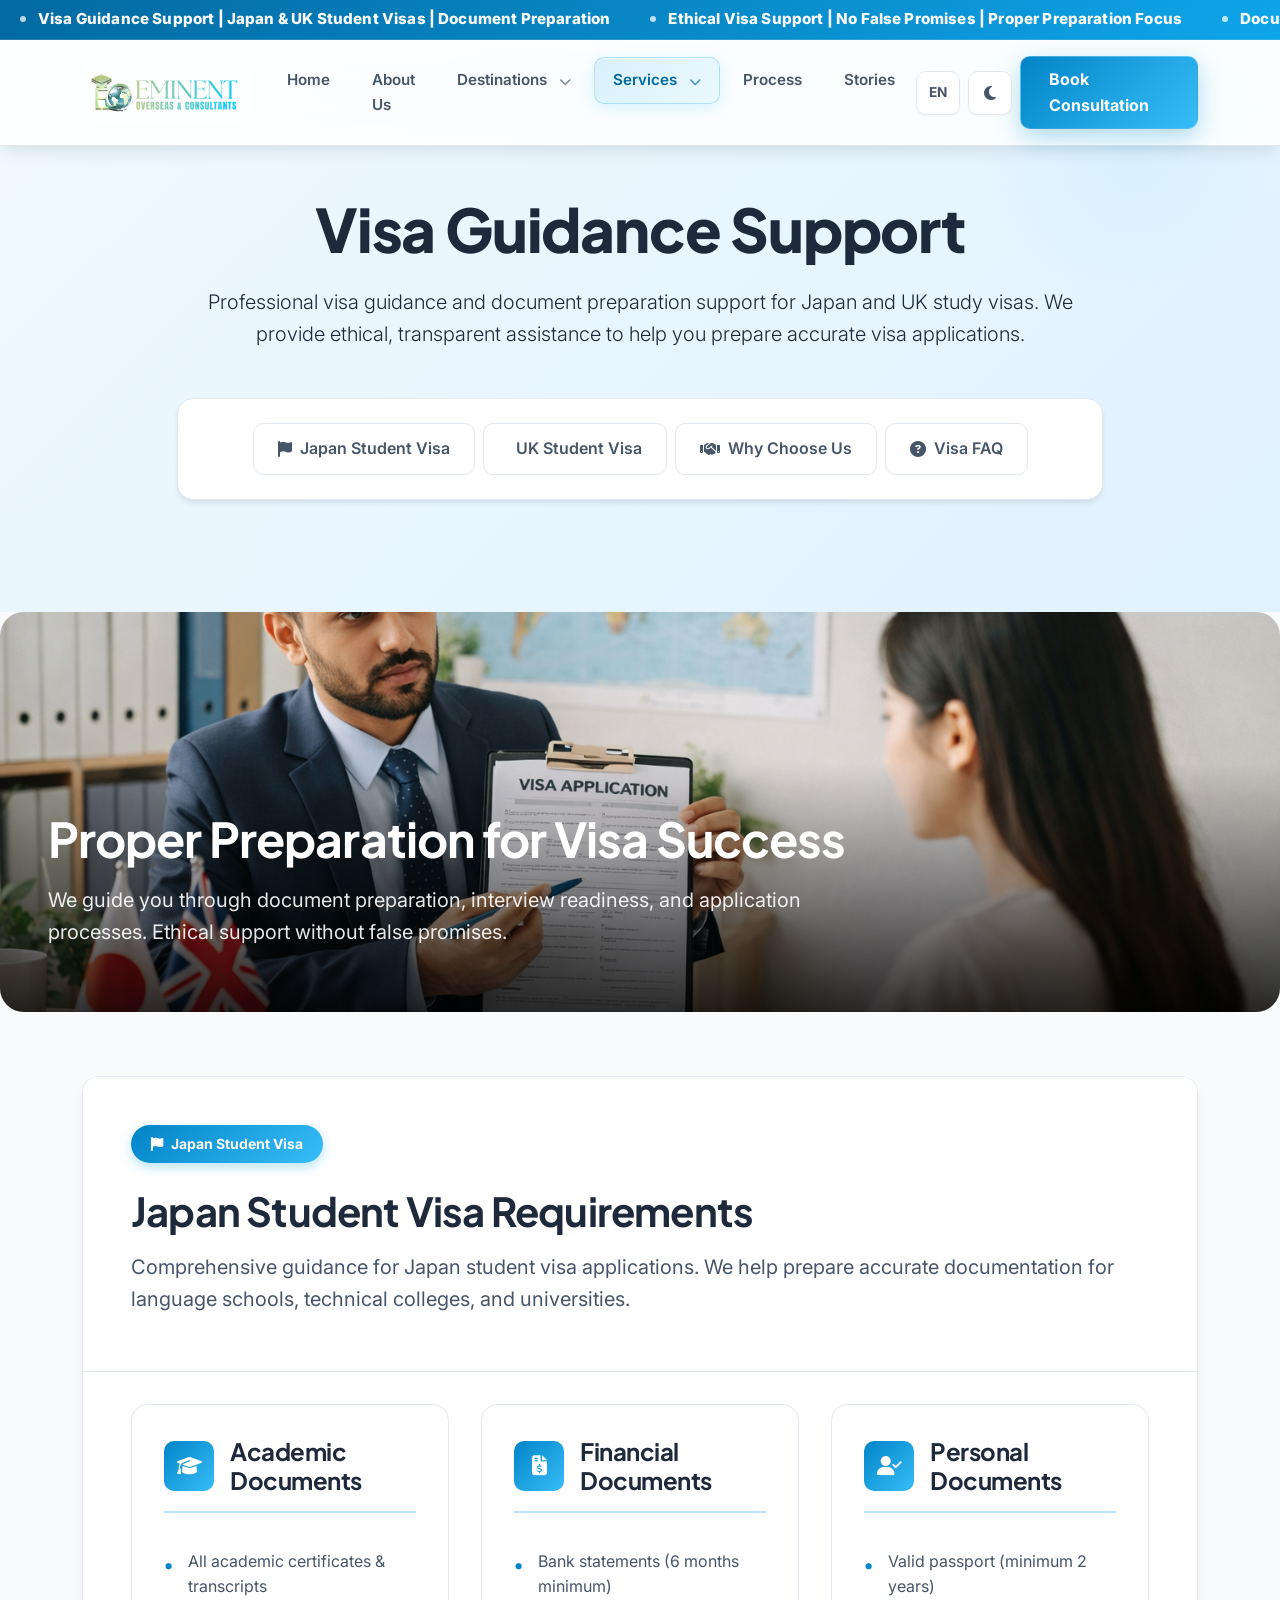
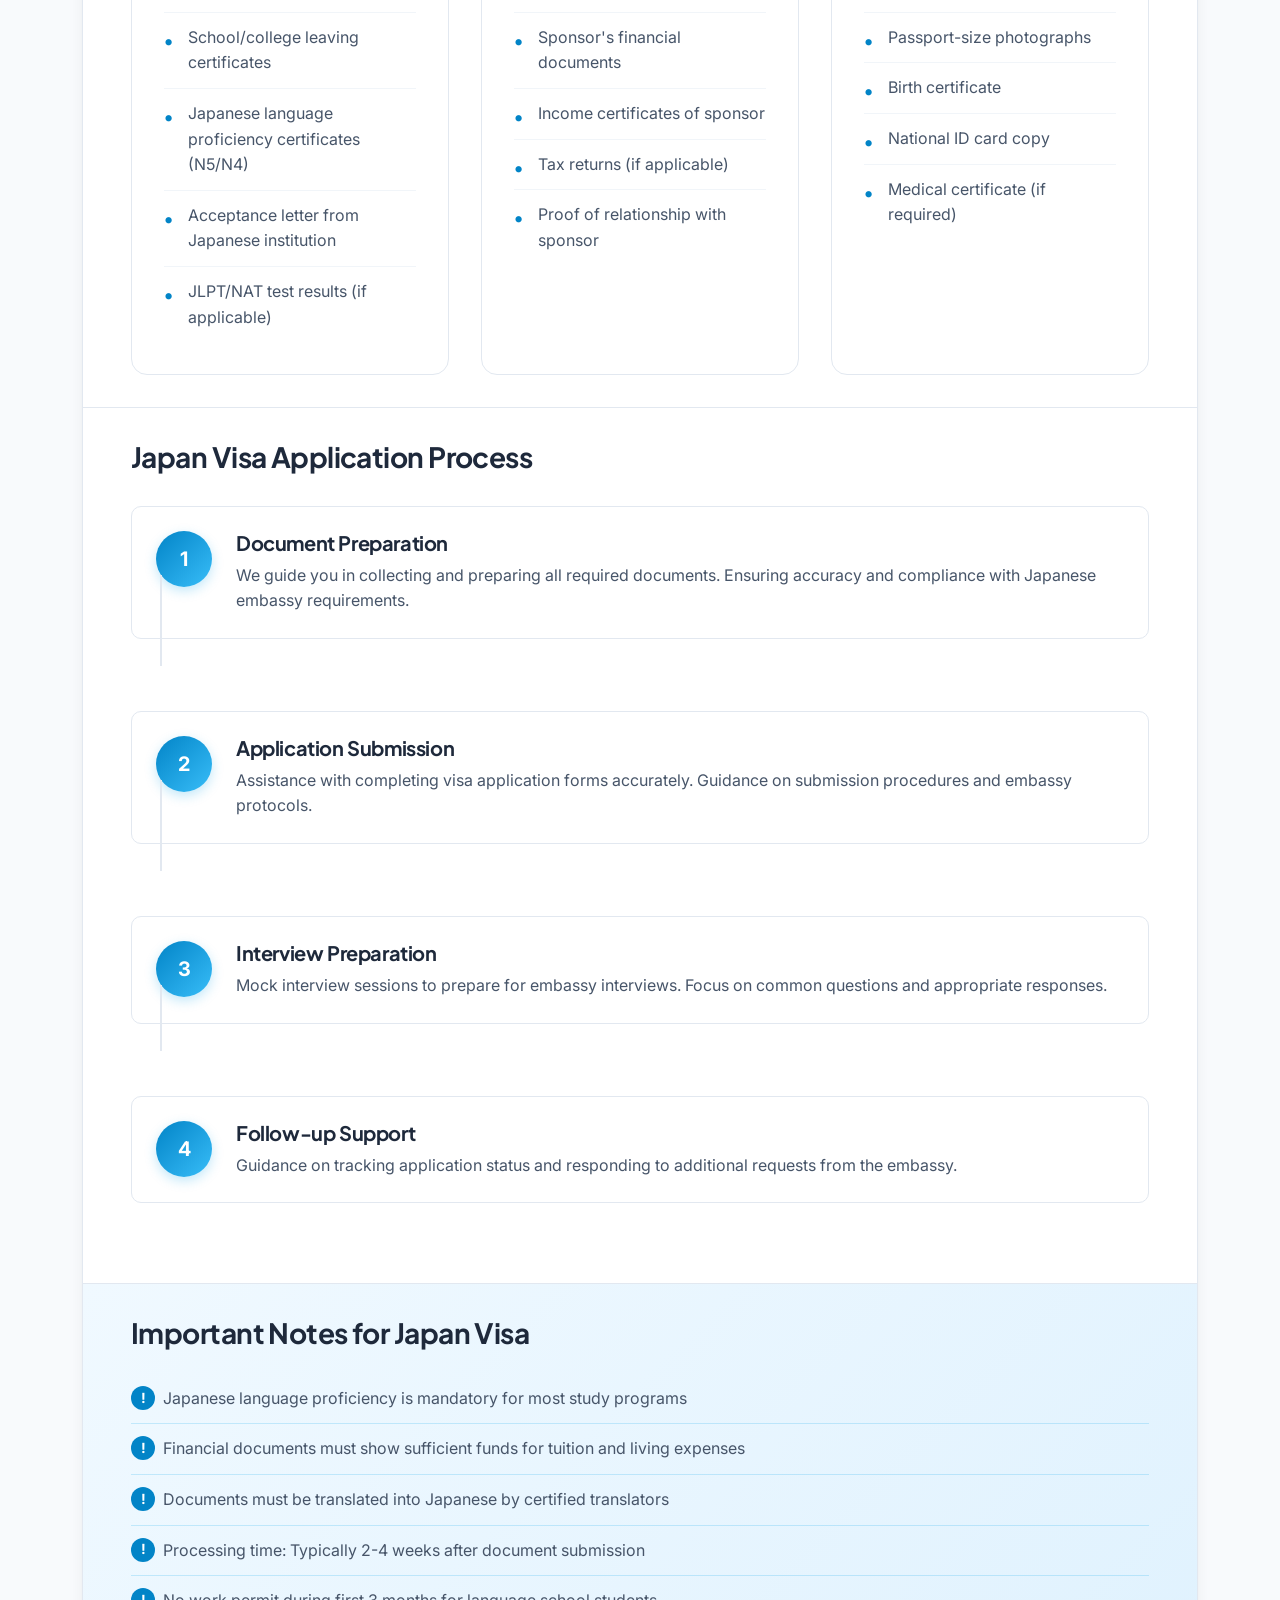
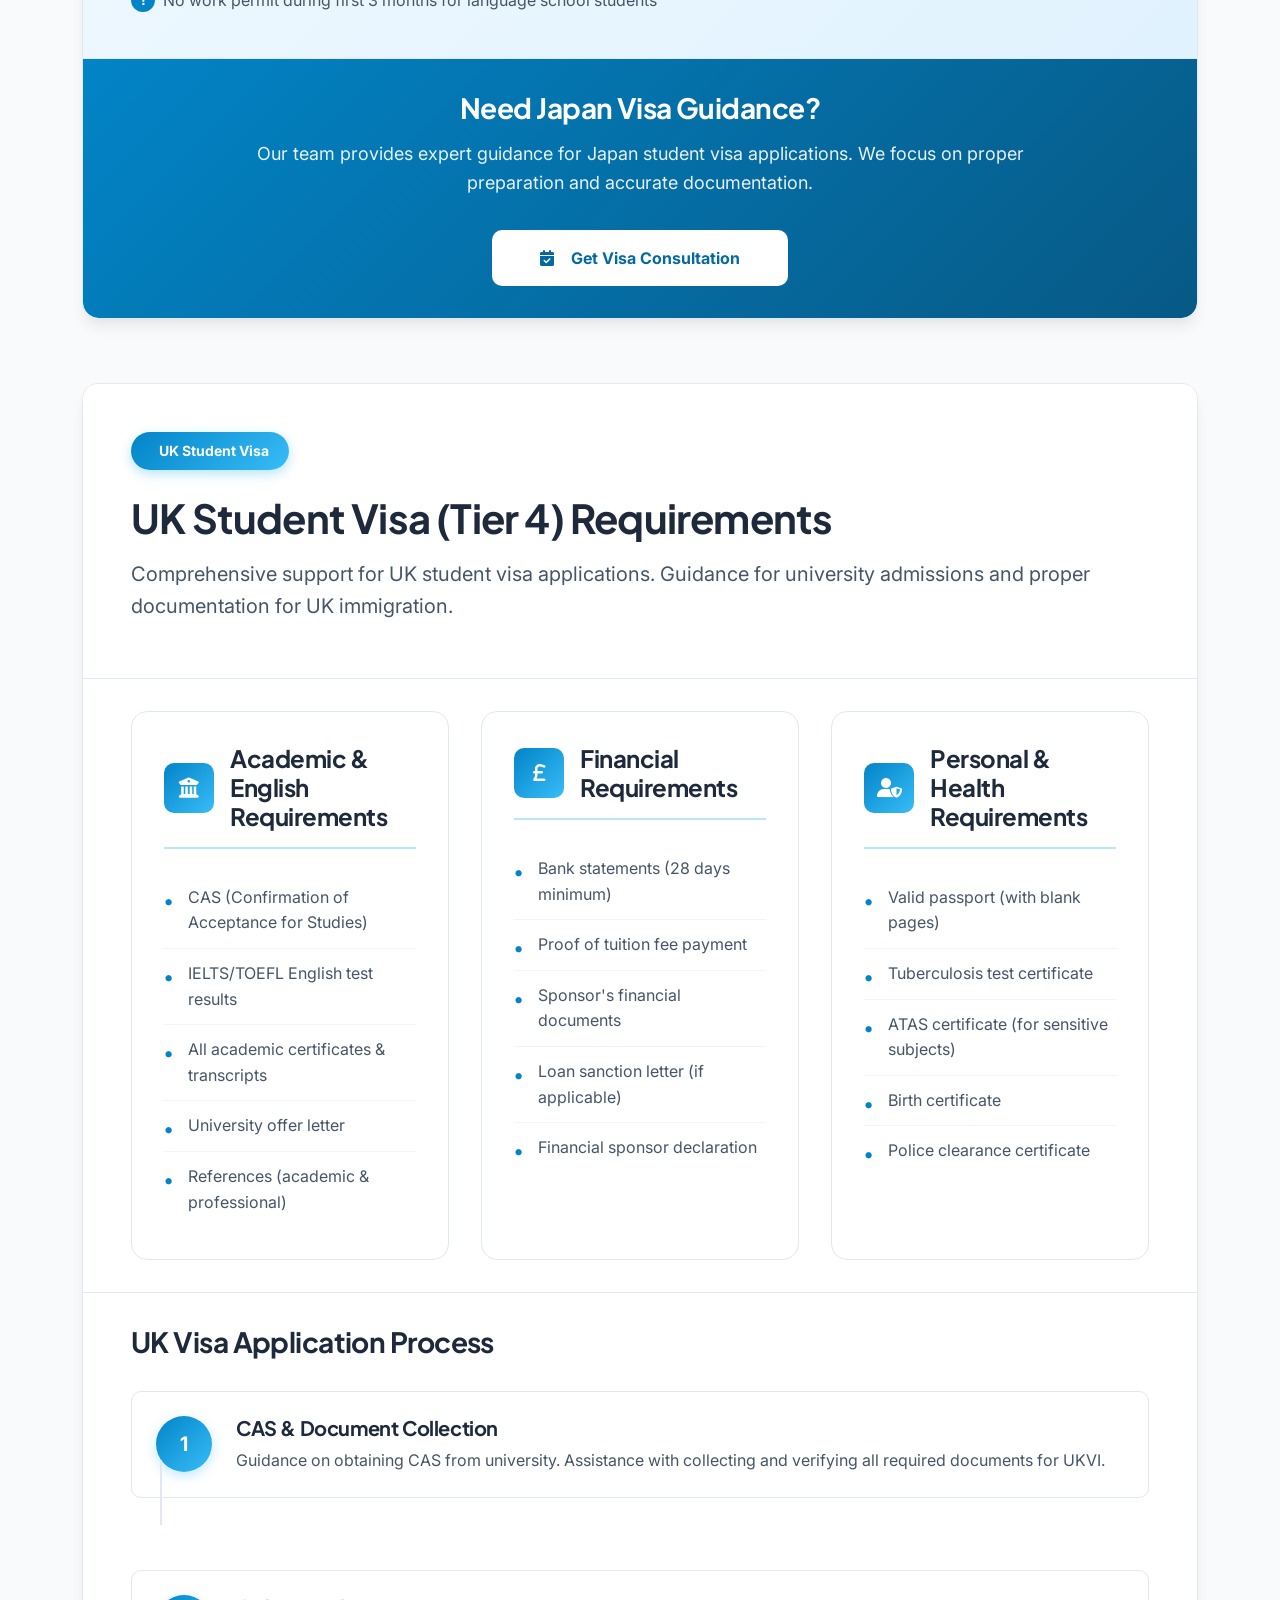
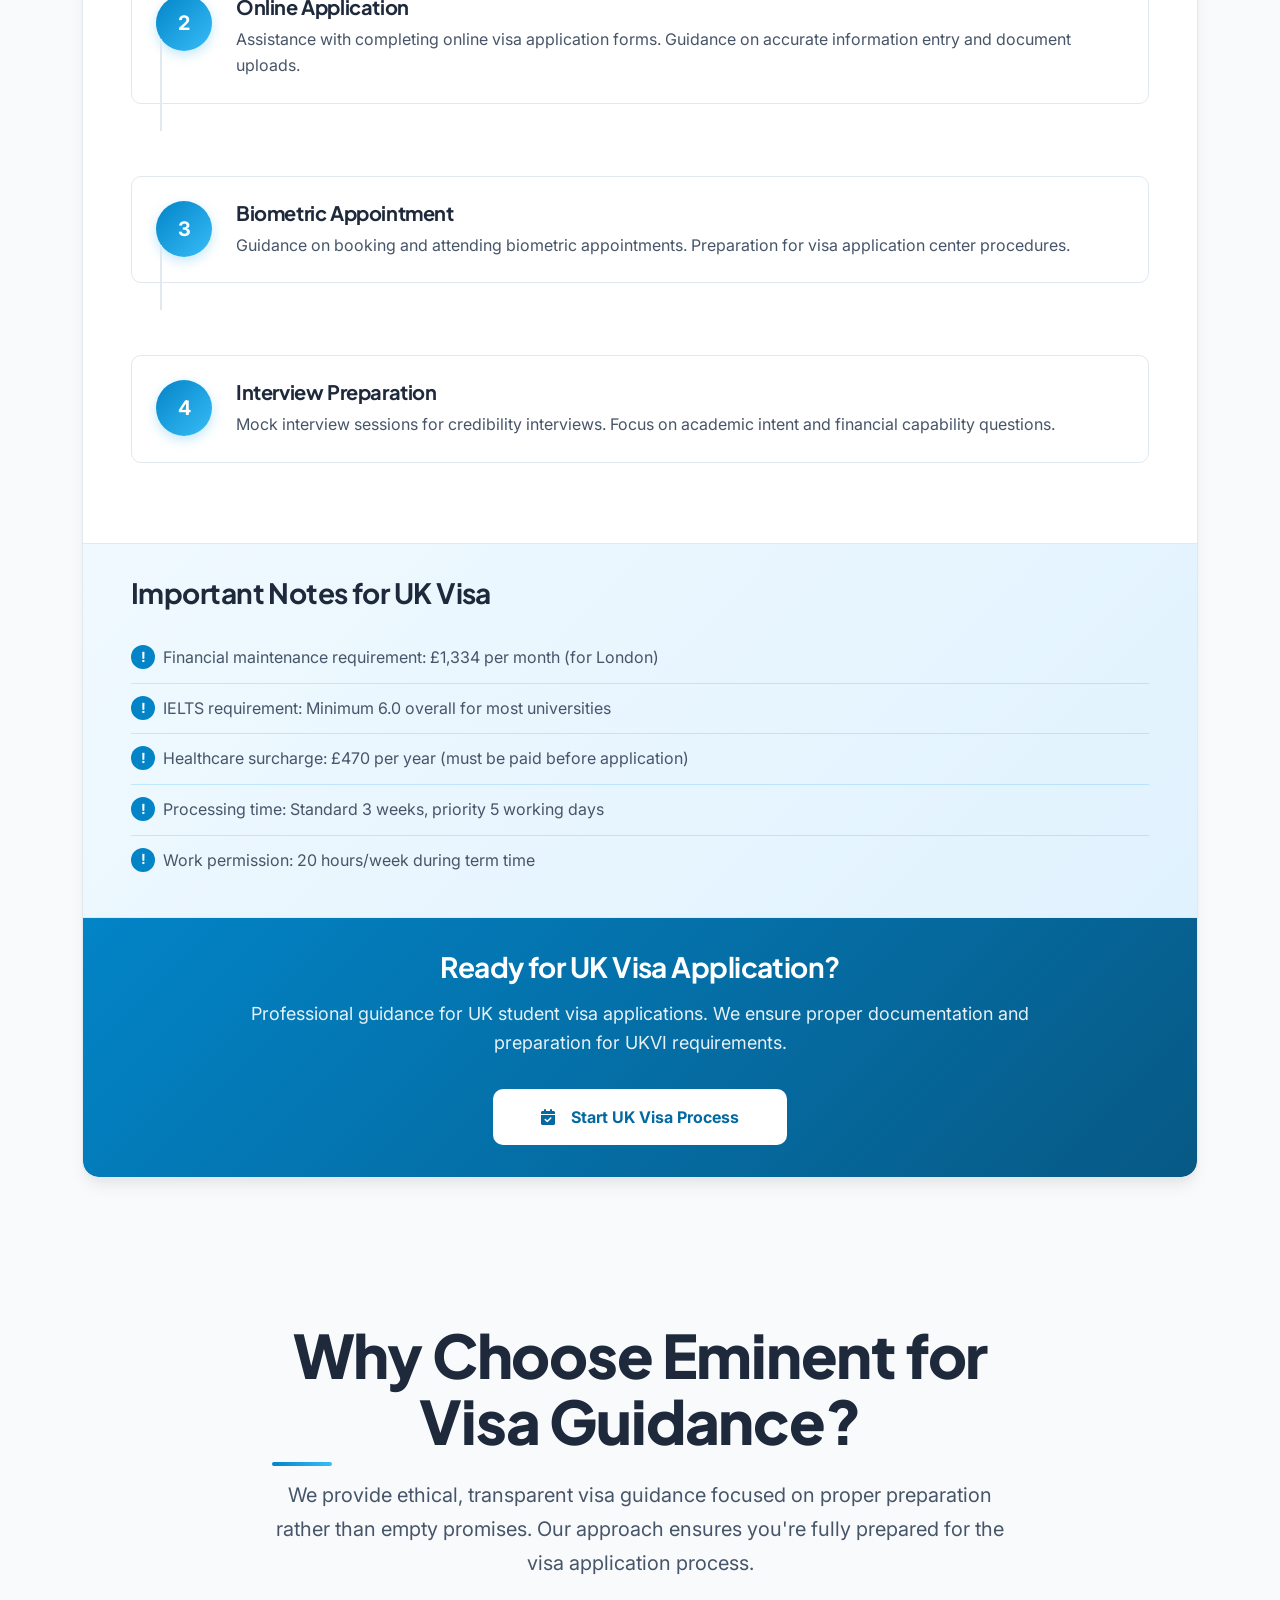
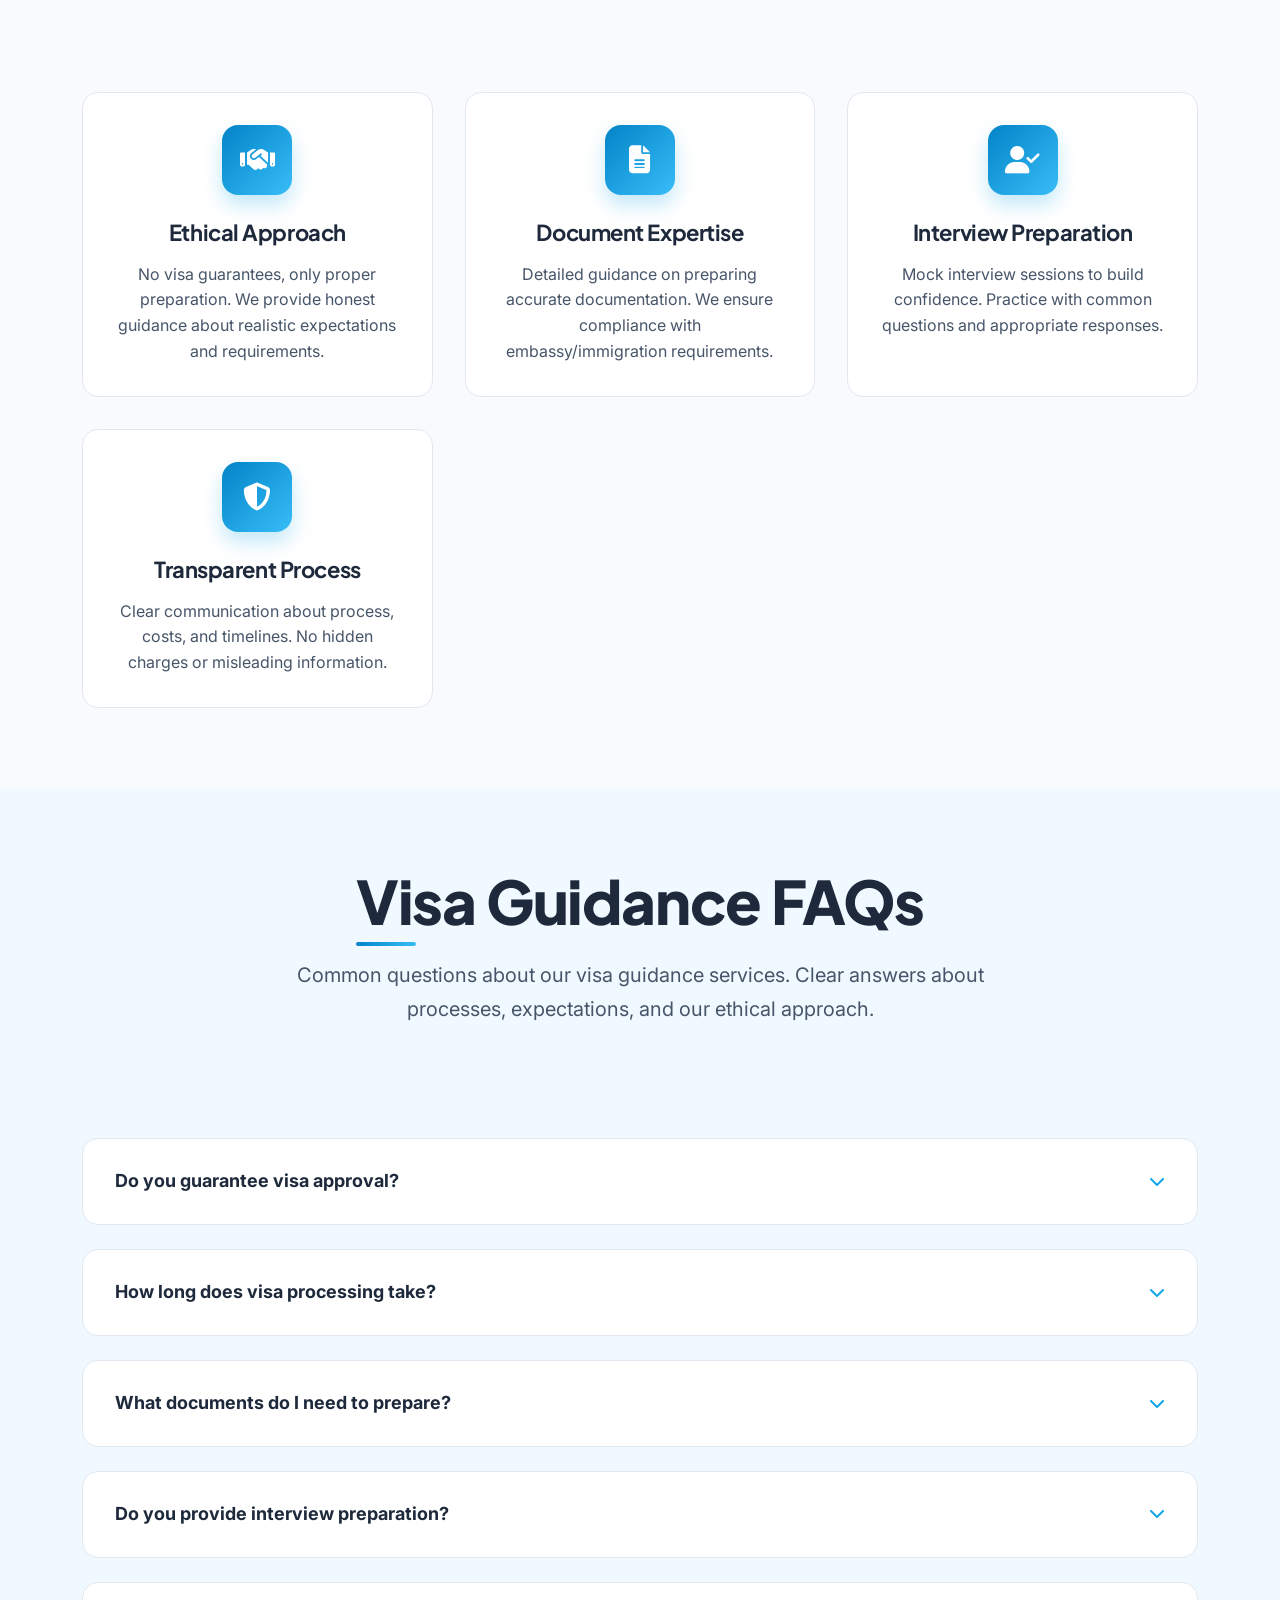
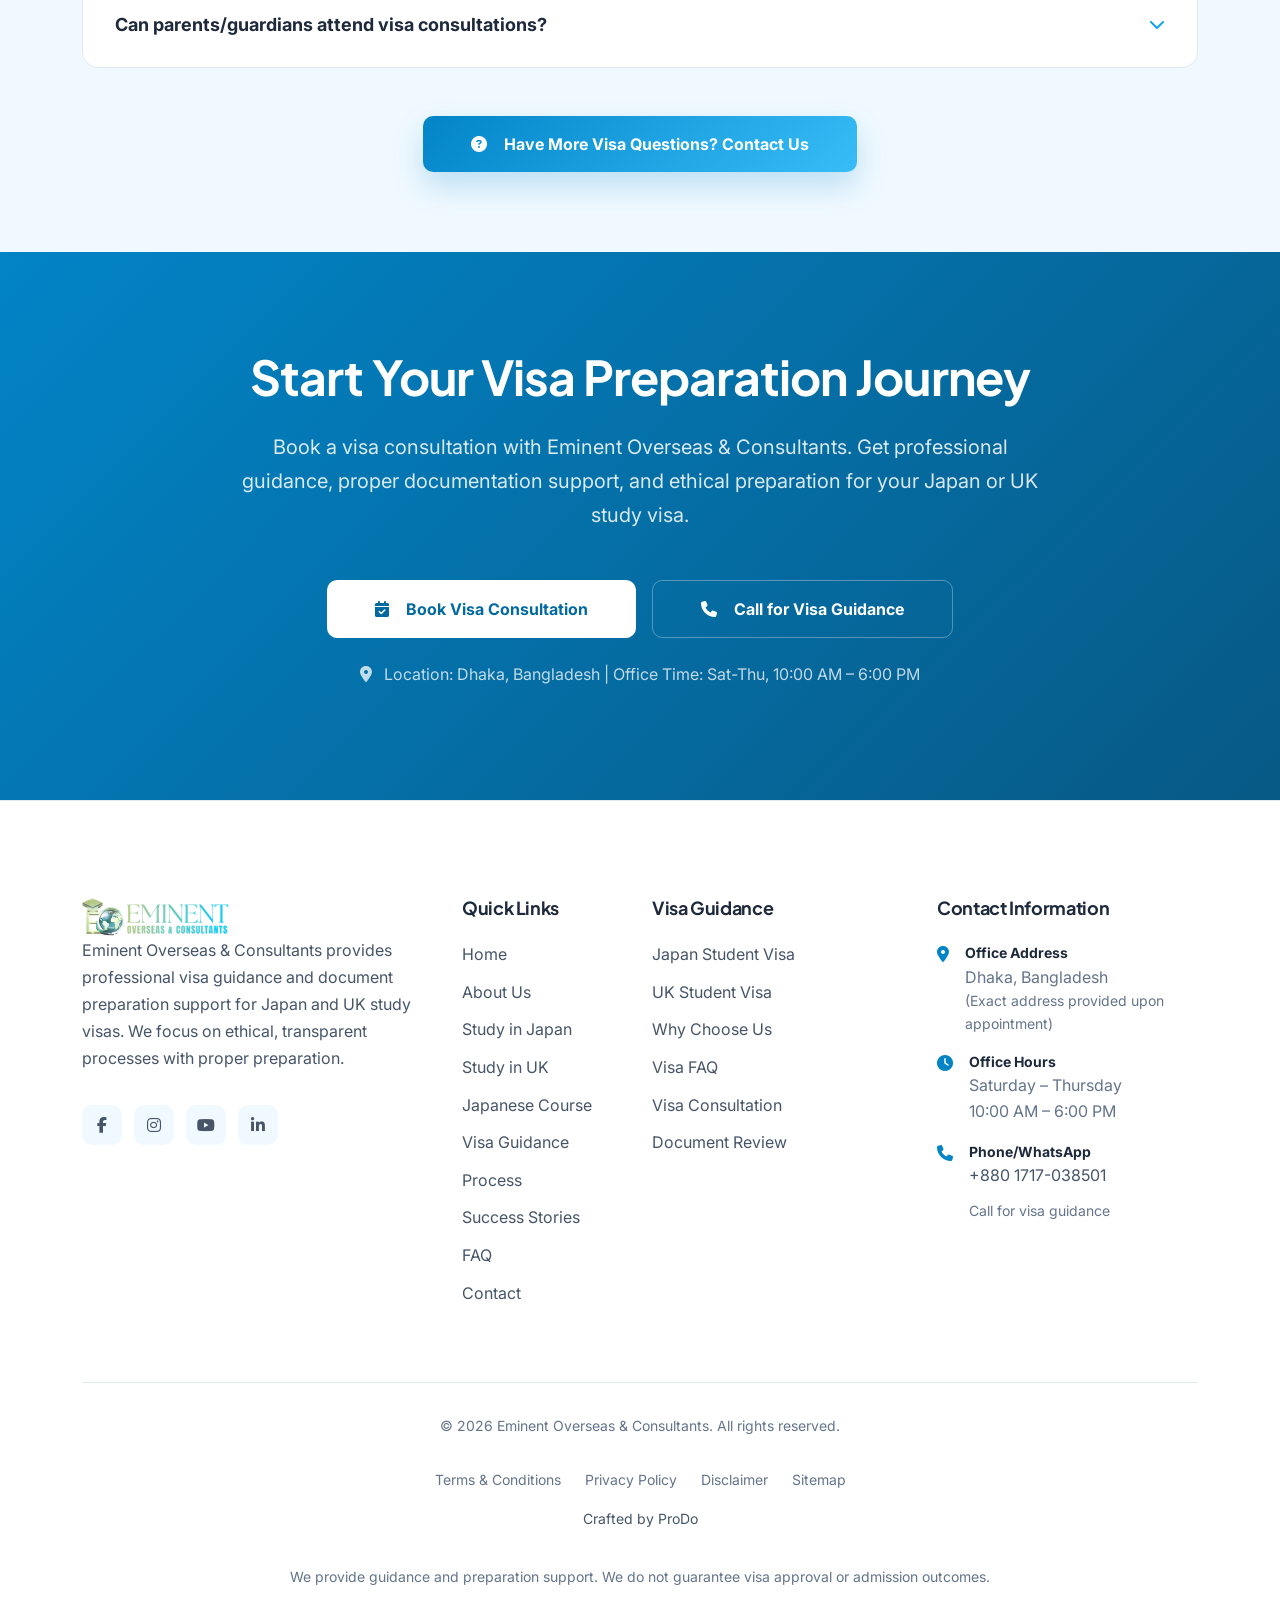
<file: visa-guidance.html>
<!doctype html>
<html lang="en" data-theme="light">
<head>
  <meta charset="utf-8" />
  <meta name="viewport" content="width=device-width, initial-scale=1" />
  <title data-en="Visa Guidance - Eminent Overseas & Consultants" data-ja="ビザガイダンス - エミネント海外留学コンサルタント">Visa Guidance - Eminent Overseas & Consultants</title>
  <meta name="description" content="Professional visa guidance and document preparation support for Japan and UK study visas. Ethical, transparent process with proper preparation and support." />
  <meta name="theme-color" content="#0ea5e9" />
  
  <!-- Open Graph / Social Media Meta Tags -->
  <meta property="og:title" content="Visa Guidance - Eminent Overseas & Consultants">
  <meta property="og:description" content="Professional visa guidance and document preparation for Japan & UK study visas.">
  <meta property="og:image" content="https://eminentoverseas.uk/images/hero-banner-1.jpg">
  <meta property="og:url" content="https://eminentoverseas.uk/visa-guidance.html">
  <meta property="og:type" content="website">
  
  <!-- Twitter Card -->
  <meta name="twitter:card" content="summary_large_image">
  <meta name="twitter:title" content="Visa Guidance for Study Abroad">
  <meta name="twitter:description" content="Professional visa guidance for Japan & UK study visas">
  <meta name="twitter:image" content="https://eminentoverseas.uk/images/hero-banner-1.jpg">

  <!-- Favicon -->
  <link rel="icon" type="image/png" href="favicon.png" />
  <link rel="apple-touch-icon" href="favicon.png" />

  <!-- Fonts & Icons -->
  <link href="https://fonts.googleapis.com/css2?family=Inter:wght@300;400;500;600;700;800;900&family=Plus+Jakarta+Sans:wght@400;500;600;700;800&display=swap" rel="stylesheet">
  <link rel="stylesheet" href="https://cdnjs.cloudflare.com/ajax/libs/font-awesome/6.4.0/css/all.min.css">
  <link href="https://cdn.jsdelivr.net/npm/bootstrap@5.3.3/dist/css/bootstrap.min.css" rel="stylesheet">
  <link rel="stylesheet" href="https://cdn.jsdelivr.net/npm/bootstrap-icons@1.11.1/font/bootstrap-icons.css">
  
  <!-- Custom CSS -->
  <link rel="stylesheet" href="css/style.css">
  <!-- Page Specific CSS -->
  <style>
    /* ========================
       VISA GUIDANCE PAGE SPECIFIC STYLES
       ======================== */
    
    /* Page Header */
    .page-header {
      padding-top: calc(var(--marquee-height) + var(--navbar-height) + 4rem);
      padding-bottom: 4rem;
      background: linear-gradient(135deg, var(--primary-50) 0%, var(--primary-100) 100%);
      position: relative;
      overflow: hidden;
    }
    
    [data-theme="dark"] .page-header {
      background: linear-gradient(135deg, rgba(14, 165, 233, 0.1) 0%, rgba(14, 165, 233, 0.05) 100%);
    }
    
    .page-header::before {
      content: '';
      position: absolute;
      top: 0;
      right: 0;
      width: 300px;
      height: 300px;
      background: radial-gradient(circle, var(--primary-200) 0%, transparent 70%);
      opacity: 0.3;
      border-radius: 50%;
    }
    
    [data-theme="dark"] .page-header::before {
      background: radial-gradient(circle, rgba(56, 189, 248, 0.2) 0%, transparent 70%);
    }
    
    .page-header-content {
      position: relative;
      z-index: 2;
    }
    
    /* Visa Category Navigation */
    .visa-category-nav {
      background: var(--bg-surface);
      border-radius: var(--radius-lg);
      padding: 1.5rem;
      margin-bottom: 3rem;
      box-shadow: var(--shadow-md);
      border: 1px solid var(--border-color);
    }
    
    .visa-category-list {
      display: flex;
      gap: 0.5rem;
      flex-wrap: wrap;
      justify-content: center;
    }
    
    .visa-category-item {
      background: var(--bg-card);
      border: 1px solid var(--border-color);
      border-radius: var(--radius-md);
      padding: 0.75rem 1.5rem;
      color: var(--text-secondary);
      text-decoration: none;
      font-weight: 600;
      transition: var(--transition-base);
      white-space: nowrap;
      display: flex;
      align-items: center;
      gap: 0.5rem;
    }
    
    .visa-category-item:hover {
      background: var(--primary-50);
      color: var(--primary-700);
      border-color: var(--primary-300);
      transform: translateY(-2px);
    }
    
    [data-theme="dark"] .visa-category-item:hover {
      background: rgba(14, 165, 233, 0.1);
    }
    
    .visa-category-item.active {
      background: linear-gradient(135deg, var(--primary-600), var(--primary-400));
      color: white;
      border-color: transparent;
      box-shadow: 0 4px 12px rgba(14, 165, 233, 0.25);
    }
    
    .visa-category-icon {
      font-size: 1rem;
    }
    
    /* Visa Hero Banner */
    .visa-hero-banner {
      position: relative;
      border-radius: var(--radius-xl);
      overflow: hidden;
      margin-bottom: 4rem;
      height: 400px;
    }
    
    .visa-hero-image {
      width: 100%;
      height: 100%;
      object-fit: cover;
      transition: transform 0.5s ease;
    }
    
    .visa-hero-content {
      position: absolute;
      bottom: 0;
      left: 0;
      right: 0;
      padding: 3rem;
      background: linear-gradient(to top, rgba(0, 0, 0, 0.8) 0%, transparent 100%);
      color: white;
    }
    
    .visa-hero-content h1 {
      font-size: 3rem;
      margin-bottom: 1rem;
      color: white;
    }
    
    .visa-hero-content p {
      font-size: 1.25rem;
      opacity: 0.9;
      max-width: 800px;
      line-height: 1.6;
    }
    
    /* Visa Information Cards */
    .visa-info-card {
      background: var(--bg-card);
      border: 1px solid var(--border-color);
      border-radius: var(--radius-lg);
      overflow: hidden;
      margin-bottom: 4rem;
      box-shadow: var(--shadow-lg);
      transition: var(--transition-base);
    }
    
    .visa-info-card:hover {
      box-shadow: var(--shadow-xl);
      transform: translateY(-4px);
    }
    
    .visa-header {
      padding: 3rem 3rem 2rem;
      background: var(--bg-surface);
      border-bottom: 1px solid var(--border-color);
    }
    
    .visa-badge {
      display: inline-flex;
      align-items: center;
      gap: 0.5rem;
      padding: 0.5rem 1.25rem;
      background: linear-gradient(135deg, var(--primary-600), var(--primary-400));
      color: white;
      border-radius: 999px;
      font-weight: 700;
      font-size: 0.875rem;
      margin-bottom: 1.5rem;
      box-shadow: 0 4px 12px rgba(14, 165, 233, 0.3);
    }
    
    .visa-header h2 {
      font-size: 2.5rem;
      margin-bottom: 1rem;
      color: var(--text-primary);
    }
    
    .visa-subtitle {
      font-size: 1.25rem;
      color: var(--text-secondary);
      line-height: 1.6;
      margin-bottom: 1.5rem;
    }
    
    /* Requirements Grid */
    .requirements-grid {
      display: grid;
      grid-template-columns: repeat(auto-fit, minmax(300px, 1fr));
      gap: 2rem;
      padding: 2rem 3rem;
      border-bottom: 1px solid var(--border-color);
    }
    
    .requirement-category {
      background: var(--bg-surface);
      border: 1px solid var(--border-color);
      border-radius: var(--radius-lg);
      padding: 2rem;
      transition: var(--transition-base);
    }
    
    .requirement-category:hover {
      border-color: var(--primary-300);
      transform: translateY(-4px);
    }
    
    .category-header {
      display: flex;
      align-items: center;
      gap: 1rem;
      margin-bottom: 1.5rem;
      padding-bottom: 1rem;
      border-bottom: 2px solid var(--primary-200);
    }
    
    .category-icon {
      width: 50px;
      height: 50px;
      border-radius: var(--radius-md);
      background: linear-gradient(135deg, var(--primary-600), var(--primary-400));
      display: flex;
      align-items: center;
      justify-content: center;
      color: white;
      font-size: 1.25rem;
      flex-shrink: 0;
    }
    
    .category-title {
      font-size: 1.5rem;
      color: var(--text-primary);
      margin: 0;
    }
    
    .requirements-list {
      list-style: none;
      padding: 0;
      margin: 0;
    }
    
    .requirements-list li {
      padding: 0.75rem 0;
      color: var(--text-secondary);
      position: relative;
      padding-left: 1.5rem;
      border-bottom: 1px solid var(--border-light);
    }
    
    .requirements-list li:last-child {
      border-bottom: none;
    }
    
    .requirements-list li:before {
      content: '•';
      position: absolute;
      left: 0;
      color: var(--primary-600);
      font-weight: bold;
      font-size: 1.25rem;
    }
    
    /* Process Steps */
    .visa-process {
      padding: 2rem 3rem;
      border-bottom: 1px solid var(--border-color);
    }
    
    .visa-process h3 {
      font-size: 1.75rem;
      margin-bottom: 2rem;
      color: var(--text-primary);
    }
    
    .process-steps {
      display: grid;
      gap: 1.5rem;
    }
    
    .process-step {
      display: flex;
      align-items: flex-start;
      gap: 1.5rem;
      padding: 1.5rem;
      background: var(--bg-surface);
      border-radius: var(--radius-md);
      border: 1px solid var(--border-color);
      transition: var(--transition-base);
    }
    
    .process-step:hover {
      border-color: var(--primary-300);
      transform: translateX(4px);
    }
    
    .step-number {
      width: 56px;
      height: 56px;
      border-radius: 50%;
      background: linear-gradient(135deg, var(--primary-600), var(--primary-400));
      display: flex;
      align-items: center;
      justify-content: center;
      color: white;
      font-weight: 700;
      font-size: 1.25rem;
      flex-shrink: 0;
      box-shadow: 0 4px 12px rgba(14, 165, 233, 0.25);
    }
    
    .step-content h4 {
      font-size: 1.25rem;
      margin-bottom: 0.5rem;
      color: var(--text-primary);
    }
    
    .step-content p {
      color: var(--text-secondary);
      line-height: 1.6;
      margin: 0;
    }
    
    /* Important Notes */
    .visa-notes {
      padding: 2rem 3rem;
      border-bottom: 1px solid var(--border-color);
      background: linear-gradient(135deg, var(--primary-50), var(--primary-100));
    }
    
    [data-theme="dark"] .visa-notes {
      background: rgba(14, 165, 233, 0.1);
    }
    
    .visa-notes h3 {
      font-size: 1.75rem;
      margin-bottom: 1.5rem;
      color: var(--text-primary);
    }
    
    .notes-list {
      list-style: none;
      padding: 0;
      margin: 0;
    }
    
    .notes-list li {
      padding: 0.75rem 0;
      color: var(--text-secondary);
      position: relative;
      padding-left: 2rem;
      border-bottom: 1px solid rgba(14, 165, 233, 0.2);
    }
    
    .notes-list li:last-child {
      border-bottom: none;
    }
    
    .notes-list li:before {
      content: '!';
      position: absolute;
      left: 0;
      top: 0.75rem;
      width: 24px;
      height: 24px;
      background: var(--primary-600);
      color: white;
      border-radius: 50%;
      display: flex;
      align-items: center;
      justify-content: center;
      font-weight: bold;
      font-size: 0.875rem;
    }
    
    /* Call to Action */
    .visa-cta {
      padding: 2rem 3rem;
      background: linear-gradient(135deg, var(--primary-600), var(--primary-800));
      color: white;
      text-align: center;
      border-radius: 0 0 var(--radius-lg) var(--radius-lg);
    }
    
    .visa-cta h3 {
      font-size: 1.75rem;
      margin-bottom: 1rem;
      color: white;
    }
    
    .visa-cta p {
      font-size: 1.125rem;
      opacity: 0.9;
      margin-bottom: 2rem;
      max-width: 800px;
      margin-left: auto;
      margin-right: auto;
    }
    
    /* Why Choose Us Section */
    .why-choose-section {
      padding: 5rem 0;
      background: var(--bg-primary);
    }
    
    [data-theme="dark"] .why-choose-section {
      background: linear-gradient(135deg, var(--bg-primary) 0%, var(--bg-secondary) 100%);
    }
    
    .benefit-grid {
      display: grid;
      grid-template-columns: repeat(auto-fit, minmax(280px, 1fr));
      gap: 2rem;
      margin-top: 3rem;
    }
    
    .benefit-item {
      background: var(--bg-card);
      border: 1px solid var(--border-color);
      border-radius: var(--radius-lg);
      padding: 2rem;
      text-align: center;
      transition: var(--transition-base);
    }
    
    .benefit-item:hover {
      transform: translateY(-8px);
      box-shadow: var(--shadow-lg);
    }
    
    .benefit-icon {
      width: 70px;
      height: 70px;
      border-radius: var(--radius-lg);
      background: linear-gradient(135deg, var(--primary-600), var(--primary-400));
      display: flex;
      align-items: center;
      justify-content: center;
      color: white;
      font-size: 1.75rem;
      margin: 0 auto 1.5rem;
      box-shadow: 0 10px 20px rgba(14, 165, 233, 0.25);
    }
    
    .benefit-item h4 {
      font-size: 1.375rem;
      margin-bottom: 1rem;
      color: var(--text-primary);
    }
    
    .benefit-item p {
      color: var(--text-secondary);
      line-height: 1.6;
      margin: 0;
    }
    
    /* FAQ Section */
    .visa-faq {
      padding: 5rem 0;
      background: var(--bg-secondary);
    }
    
    [data-theme="dark"] .visa-faq {
      background: linear-gradient(135deg, var(--bg-primary) 0%, var(--bg-secondary) 100%);
    }
    
    .faq-grid {
      display: grid;
      gap: 1.5rem;
      margin-top: 2rem;
    }
    
    .faq-item {
      background: var(--bg-card);
      border: 1px solid var(--border-color);
      border-radius: var(--radius-lg);
      overflow: hidden;
    }
    
    .faq-question {
      width: 100%;
      padding: 1.75rem 2rem;
      background: transparent;
      border: none;
      text-align: left;
      font-size: 1.125rem;
      font-weight: 700;
      color: var(--text-primary);
      cursor: pointer;
      display: flex;
      align-items: center;
      justify-content: space-between;
      transition: var(--transition-base);
    }
    
    .faq-question:hover {
      background: var(--bg-surface);
    }
    
    .faq-question:not(.collapsed) {
      background: rgba(14, 165, 233, 0.08);
      color: var(--primary-700);
    }
    
    .faq-question::after {
      content: '\f078';
      font-family: 'Font Awesome 6 Free';
      font-weight: 900;
      font-size: 1rem;
      color: var(--primary-500);
      transition: transform 0.3s ease;
      flex-shrink: 0;
      margin-left: 1rem;
    }
    
    .faq-question:not(.collapsed)::after {
      transform: rotate(180deg);
      color: var(--primary-600);
    }
    
    .faq-answer {
      padding: 0 2rem 1.75rem;
    }
    
    .faq-answer p {
      color: var(--text-secondary);
      line-height: 1.7;
      margin: 0;
    }
    
    /* Responsive Adjustments */
    @media (max-width: 992px) {
      .visa-hero-banner {
        height: 350px;
      }
      
      .visa-hero-content {
        padding: 2rem;
      }
      
      .visa-hero-content h1 {
        font-size: 2.5rem;
      }
      
      .visa-header,
      .requirements-grid,
      .visa-process,
      .visa-notes,
      .visa-cta {
        padding: 2rem;
      }
    }
    
    @media (max-width: 768px) {
      .page-header {
        padding-top: calc(var(--marquee-height) + var(--navbar-height) + 3rem);
        padding-bottom: 3rem;
      }
      
      .visa-hero-banner {
        height: 300px;
        margin-bottom: 3rem;
      }
      
      .visa-hero-content h1 {
        font-size: 2rem;
      }
      
      .visa-hero-content p {
        font-size: 1.125rem;
      }
      
      .visa-header h2 {
        font-size: 2rem;
      }
      
      .visa-subtitle {
        font-size: 1.125rem;
      }
      
      .visa-category-list {
        justify-content: flex-start;
        overflow-x: auto;
        padding-bottom: 0.5rem;
      }
      
      .visa-category-item {
        white-space: nowrap;
      }
      
      .requirements-grid {
        grid-template-columns: 1fr;
      }
      
      .process-step {
        flex-direction: column;
        text-align: center;
        gap: 1rem;
      }
    }
    
    @media (max-width: 576px) {
      .visa-hero-banner {
        height: 250px;
      }
      
      .visa-hero-content {
        padding: 1.5rem;
      }
      
      .visa-hero-content h1 {
        font-size: 1.75rem;
      }
      
      .visa-hero-content p {
        font-size: 1rem;
      }
      
      .visa-header,
      .requirements-grid,
      .visa-process,
      .visa-notes,
      .visa-cta {
        padding: 1.5rem;
      }
      
      .visa-header h2 {
        font-size: 1.75rem;
      }
      
      .faq-question {
        padding: 1.25rem 1rem;
        font-size: 1rem;
      }
      
      .faq-answer {
        padding: 0 1rem 1.25rem;
      }
    }
  </style>
</head>

<body>
  <!-- Top Running Marquee - FIXED -->
  <div class="top-marquee" aria-label="Eminent Overseas Announcement">
    <a href="contact.php" title="Start Your Study Abroad Journey">
      <div class="marquee-container">
        <div class="marquee-track">
          <!-- Content will be populated by JavaScript -->
        </div>
      </div>
    </a>
  </div>

  <!-- Navigation -->
  <nav class="navbar navbar-expand-lg">
    <div class="container">
      <a class="navbar-brand" href="index.html" aria-label="Eminent Overseas Home">
        <img src="logo.png" alt="Eminent Overseas & Consultants Logo" class="brand-logo-img" loading="lazy" />
      </a>

      <div class="mobile-controls d-lg-none">
        <button class="lang-toggle lang-toggle-mobile" id="langToggleMobile" type="button" aria-label="Toggle language">
          EN
        </button>
        <button class="theme-toggle theme-toggle-mobile" id="themeToggleMobile" type="button" aria-label="Toggle theme">
          <i class="fas fa-moon"></i>
        </button>
        <button class="navbar-toggler" type="button" data-bs-toggle="collapse" data-bs-target="#navbarNav" aria-label="Open menu" aria-expanded="false" aria-controls="navbarNav">
          <i class="fas fa-bars"></i>
        </button>
      </div>

      <div class="collapse navbar-collapse" id="navbarNav">
        <ul class="navbar-nav mx-auto">
          <!-- Home -->
          <li class="nav-item"><a class="nav-link" href="index.html" data-en="Home" data-ja="ホーム">Home</a></li>
          
          <!-- About Us -->
          <li class="nav-item"><a class="nav-link" href="about.html" data-en="About Us" data-ja="会社概要">About Us</a></li>
          
          <!-- Destinations Dropdown -->
          <li class="nav-item dropdown">
            <a class="nav-link dropdown-toggle" href="#" role="button" data-bs-toggle="dropdown" aria-expanded="false">
              <span data-en="Destinations" data-ja="留学先">Destinations</span>
            </a>
            <ul class="dropdown-menu">
              <li><a class="dropdown-item" href="study-japan.html" data-en="Study in Japan" data-ja="日本留学">Study in Japan</a></li>
              <li><a class="dropdown-item" href="study-uk.html" data-en="Study in UK" data-ja="英国留学">Study in UK</a></li>
            </ul>
          </li>
          
          <!-- Services Dropdown -->
          <li class="nav-item dropdown">
            <a class="nav-link dropdown-toggle active" href="#" role="button" data-bs-toggle="dropdown" aria-expanded="false">
              <span data-en="Services" data-ja="サービス">Services</span>
            </a>
            <ul class="dropdown-menu">
              <li><a class="dropdown-item" href="japanese-course.html" data-en="Japanese Course" data-ja="日本語コース">Japanese Course</a></li>
              <li><a class="dropdown-item active" href="visa-guidance.html" data-en="Visa Guidance" data-ja="ビザサポート">Visa Guidance</a></li>
            </ul>
          </li>
          
          <!-- Process -->
          <li class="nav-item"><a class="nav-link" href="process.html" data-en="Process" data-ja="プロセス">Process</a></li>
          
          <!-- Stories -->
          <li class="nav-item"><a class="nav-link" href="success-stories.html" data-en="Stories" data-ja="成功事例">Stories</a></li>
          
          <!-- Contact (will show as Book Consultation button on desktop) -->
          <li class="nav-item d-lg-none"><a class="nav-link" href="contact.php" data-en="Contact" data-ja="お問い合わせ">Contact</a></li>
        </ul>

        <div class="d-flex align-items-center gap-2 d-none d-lg-flex">
          <button class="lang-toggle" id="langToggleDesktop" type="button" aria-label="Toggle language">
            EN
          </button>
          <button class="theme-toggle" id="themeToggleDesktop" type="button" aria-label="Toggle theme">
            <i class="fas fa-moon"></i>
          </button>
          <!-- Contact now shows as Book Consultation button on desktop -->
          <a href="contact.php" class="nav-highlight" data-en="Book Consultation" data-ja="相談を予約">Book Consultation</a>
        </div>
      </div>
    </div>
  </nav>

  <!-- Page Header -->
  <section class="page-header" id="page-header">
    <div class="container">
      <div class="row">
        <div class="col-lg-10 mx-auto text-center">
          <div class="page-header-content animate-on-scroll">
            <h1 class="display-2 mb-4 animate-on-scroll" data-en="Visa Guidance Support" data-ja="ビザガイダンスサポート">Visa Guidance Support</h1>
            <p class="lead mb-5 animate-on-scroll" style="transition-delay: 120ms;"
               data-en="Professional visa guidance and document preparation support for Japan and UK study visas. We provide ethical, transparent assistance to help you prepare accurate visa applications."
               data-ja="日本と英国の学生ビザのためのプロフェッショナルなビザガイダンスと書類準備サポート。正確なビザ申請を準備するための倫理的で透明性のある支援を提供します。">
              Professional visa guidance and document preparation support for Japan and UK study visas. We provide ethical, transparent assistance to help you prepare accurate visa applications.
            </p>
            
            <!-- Visa Category Navigation -->
            <div class="visa-category-nav animate-on-scroll" style="transition-delay: 240ms;">
              <div class="visa-category-list">
                <a href="#japan-visa" class="visa-category-item active">
                  <i class="fas fa-flag vis-category-icon"></i>
                  <span data-en="Japan Student Visa" data-ja="日本学生ビザ">Japan Student Visa</span>
                </a>
                <a href="#uk-visa" class="visa-category-item">
                  <i class="fas fa-flag-uk vis-category-icon"></i>
                  <span data-en="UK Student Visa" data-ja="英国学生ビザ">UK Student Visa</span>
                </a>
                <a href="#why-choose" class="visa-category-item">
                  <i class="fas fa-handshake vis-category-icon"></i>
                  <span data-en="Why Choose Us" data-ja="当社を選ぶ理由">Why Choose Us</span>
                </a>
                <a href="#visa-faq" class="visa-category-item">
                  <i class="fas fa-question-circle vis-category-icon"></i>
                  <span data-en="Visa FAQ" data-ja="ビザFAQ">Visa FAQ</span>
                </a>
              </div>
            </div>
          </div>
        </div>
      </div>
    </div>
  </section>

  <!-- Visa Hero Banner -->
  <section class="visa-hero-banner animate-on-scroll">
    <img src="images/visa-guidance-banner.jpg" alt="Visa document preparation and guidance at Eminent Overseas" class="visa-hero-image" loading="lazy">
    <div class="visa-hero-content">
      <h1 data-en="Proper Preparation for Visa Success" data-ja="ビザ成功のための適切な準備">Proper Preparation for Visa Success</h1>
      <p data-en="We guide you through document preparation, interview readiness, and application processes. Ethical support without false promises."
         data-ja="書類準備、面接準備、申請プロセスをガイドします。偽りの約束のない倫理的サポートです。">
        We guide you through document preparation, interview readiness, and application processes. Ethical support without false promises.
      </p>
    </div>
  </section>

  <!-- Japan Student Visa Section -->
  <section class="visa-info-section" id="japan-visa">
    <div class="container">
      <div class="visa-info-card animate-on-scroll">
        <div class="visa-header">
          <div class="visa-badge">
            <i class="fas fa-flag"></i>
            <span data-en="Japan Student Visa" data-ja="日本学生ビザ">Japan Student Visa</span>
          </div>
          <h2 data-en="Japan Student Visa Requirements" data-ja="日本学生ビザ要件">Japan Student Visa Requirements</h2>
          <p class="visa-subtitle" 
             data-en="Comprehensive guidance for Japan student visa applications. We help prepare accurate documentation for language schools, technical colleges, and universities."
             data-ja="日本学生ビザ申請の包括的なガイダンス。語学学校、専門学校、大学のための正確な書類作成を支援します。">
            Comprehensive guidance for Japan student visa applications. We help prepare accurate documentation for language schools, technical colleges, and universities.
          </p>
        </div>
        
        <!-- Requirements Grid -->
        <div class="requirements-grid">
          <!-- Academic Documents -->
          <div class="requirement-category">
            <div class="category-header">
              <div class="category-icon">
                <i class="fas fa-graduation-cap"></i>
              </div>
              <h3 class="category-title" data-en="Academic Documents" data-ja="学業書類">Academic Documents</h3>
            </div>
            <ul class="requirements-list">
              <li data-en="All academic certificates & transcripts" data-ja="すべての学業証明書・成績証明書">All academic certificates & transcripts</li>
              <li data-en="School/college leaving certificates" data-ja="学校・大学の卒業証明書">School/college leaving certificates</li>
              <li data-en="Japanese language proficiency certificates (N5/N4)" data-ja="日本語能力証明書（N5/N4）">Japanese language proficiency certificates (N5/N4)</li>
              <li data-en="Acceptance letter from Japanese institution" data-ja="日本機関からの入学許可書">Acceptance letter from Japanese institution</li>
              <li data-en="JLPT/NAT test results (if applicable)" data-ja="JLPT/NAT試験結果（該当する場合）">JLPT/NAT test results (if applicable)</li>
            </ul>
          </div>
          
          <!-- Financial Documents -->
          <div class="requirement-category">
            <div class="category-header">
              <div class="category-icon">
                <i class="fas fa-file-invoice-dollar"></i>
              </div>
              <h3 class="category-title" data-en="Financial Documents" data-ja="財務書類">Financial Documents</h3>
            </div>
            <ul class="requirements-list">
              <li data-en="Bank statements (6 months minimum)" data-ja="銀行取引明細書（最低6ヶ月）">Bank statements (6 months minimum)</li>
              <li data-en="Sponsor's financial documents" data-ja="スポンサーの財務書類">Sponsor's financial documents</li>
              <li data-en="Income certificates of sponsor" data-ja="スポンサーの所得証明書">Income certificates of sponsor</li>
              <li data-en="Tax returns (if applicable)" data-ja="納税証明書（該当する場合）">Tax returns (if applicable)</li>
              <li data-en="Proof of relationship with sponsor" data-ja="スポンサーとの関係証明">Proof of relationship with sponsor</li>
            </ul>
          </div>
          
          <!-- Personal Documents -->
          <div class="requirement-category">
            <div class="category-header">
              <div class="category-icon">
                <i class="fas fa-user-check"></i>
              </div>
              <h3 class="category-title" data-en="Personal Documents" data-ja="個人書類">Personal Documents</h3>
            </div>
            <ul class="requirements-list">
              <li data-en="Valid passport (minimum 2 years)" data-ja="有効なパスポート（最低2年）">Valid passport (minimum 2 years)</li>
              <li data-en="Passport-size photographs" data-ja="パスポートサイズ写真">Passport-size photographs</li>
              <li data-en="Birth certificate" data-ja="出生証明書">Birth certificate</li>
              <li data-en="National ID card copy" data-ja="国民IDカードコピー">National ID card copy</li>
              <li data-en="Medical certificate (if required)" data-ja="健康診断書（必要な場合）">Medical certificate (if required)</li>
            </ul>
          </div>
        </div>
        
        <!-- Visa Process -->
        <div class="visa-process">
          <h3 data-en="Japan Visa Application Process" data-ja="日本ビザ申請プロセス">Japan Visa Application Process</h3>
          <div class="process-steps">
            <div class="process-step">
              <div class="step-number">1</div>
              <div class="step-content">
                <h4 data-en="Document Preparation" data-ja="書類準備">Document Preparation</h4>
                <p data-en="We guide you in collecting and preparing all required documents. Ensuring accuracy and compliance with Japanese embassy requirements."
                   data-ja="必要なすべての書類の収集と準備をガイドします。日本大使館の要件に準拠した正確性を確保します。">
                  We guide you in collecting and preparing all required documents. Ensuring accuracy and compliance with Japanese embassy requirements.
                </p>
              </div>
            </div>
            
            <div class="process-step">
              <div class="step-number">2</div>
              <div class="step-content">
                <h4 data-en="Application Submission" data-ja="申請提出">Application Submission</h4>
                <p data-en="Assistance with completing visa application forms accurately. Guidance on submission procedures and embassy protocols."
                   data-ja="ビザ申請書類の正確な記入を支援します。提出手続きと大使館プロトコルのガイダンスを提供します。">
                  Assistance with completing visa application forms accurately. Guidance on submission procedures and embassy protocols.
                </p>
              </div>
            </div>
            
            <div class="process-step">
              <div class="step-number">3</div>
              <div class="step-content">
                <h4 data-en="Interview Preparation" data-ja="面接準備">Interview Preparation</h4>
                <p data-en="Mock interview sessions to prepare for embassy interviews. Focus on common questions and appropriate responses."
                   data-ja="大使館面接のための模擬面接セッション。一般的な質問と適切な回答に焦点を当てます。">
                  Mock interview sessions to prepare for embassy interviews. Focus on common questions and appropriate responses.
                </p>
              </div>
            </div>
            
            <div class="process-step">
              <div class="step-number">4</div>
              <div class="step-content">
                <h4 data-en="Follow-up Support" data-ja="フォローアップサポート">Follow-up Support</h4>
                <p data-en="Guidance on tracking application status and responding to additional requests from the embassy."
                   data-ja="申請状況の追跡と大使館からの追加要求への対応に関するガイダンスを提供します。">
                  Guidance on tracking application status and responding to additional requests from the embassy.
                </p>
              </div>
            </div>
          </div>
        </div>
        
        <!-- Important Notes -->
        <div class="visa-notes">
          <h3 data-en="Important Notes for Japan Visa" data-ja="日本ビザの重要な注意事項">Important Notes for Japan Visa</h3>
          <ul class="notes-list">
            <li data-en="Japanese language proficiency is mandatory for most study programs" data-ja="ほとんどの学習プログラムでは日本語能力が必須です">Japanese language proficiency is mandatory for most study programs</li>
            <li data-en="Financial documents must show sufficient funds for tuition and living expenses" data-ja="財務書類は授業料と生活費の十分な資金を示す必要があります">Financial documents must show sufficient funds for tuition and living expenses</li>
            <li data-en="Documents must be translated into Japanese by certified translators" data-ja="書類は認定翻訳者によって日本語に翻訳される必要があります">Documents must be translated into Japanese by certified translators</li>
            <li data-en="Processing time: Typically 2-4 weeks after document submission" data-ja="処理時間：書類提出後通常2-4週間">Processing time: Typically 2-4 weeks after document submission</li>
            <li data-en="No work permit during first 3 months for language school students" data-ja="語学学校の学生は最初の3ヶ月間は就労許可がありません">No work permit during first 3 months for language school students</li>
          </ul>
        </div>
        
        <!-- CTA for Japan Visa -->
        <div class="visa-cta">
          <h3 data-en="Need Japan Visa Guidance?" data-ja="日本ビザガイダンスが必要ですか？">Need Japan Visa Guidance?</h3>
          <p data-en="Our team provides expert guidance for Japan student visa applications. We focus on proper preparation and accurate documentation."
             data-ja="当社のチームは日本学生ビザ申請の専門的ガイダンスを提供します。適切な準備と正確な書類作成に焦点を当てます。">
            Our team provides expert guidance for Japan student visa applications. We focus on proper preparation and accurate documentation.
          </p>
          <a href="contact.php" class="btn btn-light px-5 py-3">
            <i class="fas fa-calendar-check me-2"></i> <span data-en="Get Visa Consultation" data-ja="ビザ相談を受ける">Get Visa Consultation</span>
          </a>
        </div>
      </div>
    </div>
  </section>

  <!-- UK Student Visa Section -->
  <section class="visa-info-section" id="uk-visa">
    <div class="container">
      <div class="visa-info-card animate-on-scroll" style="transition-delay: 120ms;">
        <div class="visa-header">
          <div class="visa-badge">
            <i class="fas fa-flag-uk"></i>
            <span data-en="UK Student Visa" data-ja="英国学生ビザ">UK Student Visa</span>
          </div>
          <h2 data-en="UK Student Visa (Tier 4) Requirements" data-ja="英国学生ビザ（Tier 4）要件">UK Student Visa (Tier 4) Requirements</h2>
          <p class="visa-subtitle" 
             data-en="Comprehensive support for UK student visa applications. Guidance for university admissions and proper documentation for UK immigration."
             data-ja="英国学生ビザ申請の包括的なサポート。大学入学と英国移民のための適切な書類作成のガイダンス。">
            Comprehensive support for UK student visa applications. Guidance for university admissions and proper documentation for UK immigration.
          </p>
        </div>
        
        <!-- Requirements Grid -->
        <div class="requirements-grid">
          <!-- Academic & English Requirements -->
          <div class="requirement-category">
            <div class="category-header">
              <div class="category-icon">
                <i class="fas fa-university"></i>
              </div>
              <h3 class="category-title" data-en="Academic & English Requirements" data-ja="学業・英語要件">Academic & English Requirements</h3>
            </div>
            <ul class="requirements-list">
              <li data-en="CAS (Confirmation of Acceptance for Studies)" data-ja="CAS（学習受け入れ確認書）">CAS (Confirmation of Acceptance for Studies)</li>
              <li data-en="IELTS/TOEFL English test results" data-ja="IELTS/TOEFL英語テスト結果">IELTS/TOEFL English test results</li>
              <li data-en="All academic certificates & transcripts" data-ja="すべての学業証明書・成績証明書">All academic certificates & transcripts</li>
              <li data-en="University offer letter" data-ja="大学のオファーレター">University offer letter</li>
              <li data-en="References (academic & professional)" data-ja="推薦状（学術的・専門的）">References (academic & professional)</li>
            </ul>
          </div>
          
          <!-- Financial Requirements -->
          <div class="requirement-category">
            <div class="category-header">
              <div class="category-icon">
                <i class="fas fa-pound-sign"></i>
              </div>
              <h3 class="category-title" data-en="Financial Requirements" data-ja="財務要件">Financial Requirements</h3>
            </div>
            <ul class="requirements-list">
              <li data-en="Bank statements (28 days minimum)" data-ja="銀行取引明細書（最低28日）">Bank statements (28 days minimum)</li>
              <li data-en="Proof of tuition fee payment" data-ja="授業料支払い証明">Proof of tuition fee payment</li>
              <li data-en="Sponsor's financial documents" data-ja="スポンサーの財務書類">Sponsor's financial documents</li>
              <li data-en="Loan sanction letter (if applicable)" data-ja="ローン承認書（該当する場合）">Loan sanction letter (if applicable)</li>
              <li data-en="Financial sponsor declaration" data-ja="財務スポンサー宣言書">Financial sponsor declaration</li>
            </ul>
          </div>
          
          <!-- Personal & Health Requirements -->
          <div class="requirement-category">
            <div class="category-header">
              <div class="category-icon">
                <i class="fas fa-user-shield"></i>
              </div>
              <h3 class="category-title" data-en="Personal & Health Requirements" data-ja="個人・健康要件">Personal & Health Requirements</h3>
            </div>
            <ul class="requirements-list">
              <li data-en="Valid passport (with blank pages)" data-ja="有効なパスポート（空白ページ付き）">Valid passport (with blank pages)</li>
              <li data-en="Tuberculosis test certificate" data-ja="結核検査証明書">Tuberculosis test certificate</li>
              <li data-en="ATAS certificate (for sensitive subjects)" data-ja="ATAS証明書（機微な科目の場合）">ATAS certificate (for sensitive subjects)</li>
              <li data-en="Birth certificate" data-ja="出生証明書">Birth certificate</li>
              <li data-en="Police clearance certificate" data-ja="警察証明書">Police clearance certificate</li>
            </ul>
          </div>
        </div>
        
        <!-- Visa Process -->
        <div class="visa-process">
          <h3 data-en="UK Visa Application Process" data-ja="英国ビザ申請プロセス">UK Visa Application Process</h3>
          <div class="process-steps">
            <div class="process-step">
              <div class="step-number">1</div>
              <div class="step-content">
                <h4 data-en="CAS & Document Collection" data-ja="CAS・書類収集">CAS & Document Collection</h4>
                <p data-en="Guidance on obtaining CAS from university. Assistance with collecting and verifying all required documents for UKVI."
                   data-ja="大学からのCAS取得のガイダンス。UKVIに必要なすべての書類の収集と検証の支援。">
                  Guidance on obtaining CAS from university. Assistance with collecting and verifying all required documents for UKVI.
                </p>
              </div>
            </div>
            
            <div class="process-step">
              <div class="step-number">2</div>
              <div class="step-content">
                <h4 data-en="Online Application" data-ja="オンライン申請">Online Application</h4>
                <p data-en="Assistance with completing online visa application forms. Guidance on accurate information entry and document uploads."
                   data-ja="オンラインビザ申請書類の記入を支援します。正確な情報入力と書類アップロードのガイダンス。">
                  Assistance with completing online visa application forms. Guidance on accurate information entry and document uploads.
                </p>
              </div>
            </div>
            
            <div class="process-step">
              <div class="step-number">3</div>
              <div class="step-content">
                <h4 data-en="Biometric Appointment" data-ja="生体情報登録予約">Biometric Appointment</h4>
                <p data-en="Guidance on booking and attending biometric appointments. Preparation for visa application center procedures."
                   data-ja="生体情報登録予約の予約と出席のガイダンス。ビザ申請センター手続きの準備。">
                  Guidance on booking and attending biometric appointments. Preparation for visa application center procedures.
                </p>
              </div>
            </div>
            
            <div class="process-step">
              <div class="step-number">4</div>
              <div class="step-content">
                <h4 data-en="Interview Preparation" data-ja="面接準備">Interview Preparation</h4>
                <p data-en="Mock interview sessions for credibility interviews. Focus on academic intent and financial capability questions."
                   data-ja="信頼性面接のための模擬面接セッション。学術意図と財務能力に関する質問に焦点を当てます。">
                  Mock interview sessions for credibility interviews. Focus on academic intent and financial capability questions.
                </p>
              </div>
            </div>
          </div>
        </div>
        
        <!-- Important Notes -->
        <div class="visa-notes">
          <h3 data-en="Important Notes for UK Visa" data-ja="英国ビザの重要な注意事項">Important Notes for UK Visa</h3>
          <ul class="notes-list">
            <li data-en="Financial maintenance requirement: £1,334 per month (for London)" data-ja="財務維持要件：月£1,334（ロンドン）">Financial maintenance requirement: £1,334 per month (for London)</li>
            <li data-en="IELTS requirement: Minimum 6.0 overall for most universities" data-ja="IELTS要件：ほとんどの大学で最低6.0総合">IELTS requirement: Minimum 6.0 overall for most universities</li>
            <li data-en="Healthcare surcharge: £470 per year (must be paid before application)" data-ja="医療保険料：年間£470（申請前に支払い必須）">Healthcare surcharge: £470 per year (must be paid before application)</li>
            <li data-en="Processing time: Standard 3 weeks, priority 5 working days" data-ja="処理時間：標準3週間、優先5営業日">Processing time: Standard 3 weeks, priority 5 working days</li>
            <li data-en="Work permission: 20 hours/week during term time" data-ja="就労許可：学期中週20時間">Work permission: 20 hours/week during term time</li>
          </ul>
        </div>
        
        <!-- CTA for UK Visa -->
        <div class="visa-cta">
          <h3 data-en="Ready for UK Visa Application?" data-ja="英国ビザ申請の準備はできていますか？">Ready for UK Visa Application?</h3>
          <p data-en="Professional guidance for UK student visa applications. We ensure proper documentation and preparation for UKVI requirements."
             data-ja="英国学生ビザ申請のプロフェッショナルガイダンス。UKVI要件に適した書類作成と準備を保証します。">
            Professional guidance for UK student visa applications. We ensure proper documentation and preparation for UKVI requirements.
          </p>
          <a href="contact.php" class="btn btn-light px-5 py-3">
            <i class="fas fa-calendar-check me-2"></i> <span data-en="Start UK Visa Process" data-ja="英国ビザプロセスを開始">Start UK Visa Process</span>
          </a>
        </div>
      </div>
    </div>
  </section>

  <!-- Why Choose Us Section -->
  <section class="why-choose-section" id="why-choose">
    <div class="container">
      <div class="row mb-5">
        <div class="col-lg-8 mx-auto text-center">
          <h2 class="display-2 mb-4 section-title animate-on-scroll" data-en="Why Choose Eminent for Visa Guidance?" data-ja="ビザガイダンスにエミネントを選ぶ理由">Why Choose Eminent for Visa Guidance?</h2>
          <p class="section-subtitle animate-on-scroll" style="transition-delay: 120ms;"
             data-en="We provide ethical, transparent visa guidance focused on proper preparation rather than empty promises. Our approach ensures you're fully prepared for the visa application process."
             data-ja="空虚な約束ではなく適切な準備に焦点を当てた倫理的で透明性のあるビザガイダンスを提供します。当社のアプローチはビザ申請プロセスに完全に備えることを保証します。">
            We provide ethical, transparent visa guidance focused on proper preparation rather than empty promises. Our approach ensures you're fully prepared for the visa application process.
          </p>
        </div>
      </div>

      <div class="benefit-grid">
        <div class="benefit-item animate-on-scroll">
          <div class="benefit-icon">
            <i class="fas fa-handshake"></i>
          </div>
          <h4 data-en="Ethical Approach" data-ja="倫理的アプローチ">Ethical Approach</h4>
          <p data-en="No visa guarantees, only proper preparation. We provide honest guidance about realistic expectations and requirements."
             data-ja="ビザ保証はなく、適切な準備のみを提供します。現実的な期待と要件について誠実なガイダンスを提供します。">
            No visa guarantees, only proper preparation. We provide honest guidance about realistic expectations and requirements.
          </p>
        </div>
        
        <div class="benefit-item animate-on-scroll" style="transition-delay: 120ms;">
          <div class="benefit-icon">
            <i class="fas fa-file-alt"></i>
          </div>
          <h4 data-en="Document Expertise" data-ja="書類専門知識">Document Expertise</h4>
          <p data-en="Detailed guidance on preparing accurate documentation. We ensure compliance with embassy/immigration requirements."
             data-ja="正確な書類作成に関する詳細なガイダンス。大使館・移民要件への準拠を保証します。">
            Detailed guidance on preparing accurate documentation. We ensure compliance with embassy/immigration requirements.
          </p>
        </div>
        
        <div class="benefit-item animate-on-scroll" style="transition-delay: 240ms;">
          <div class="benefit-icon">
            <i class="fas fa-user-check"></i>
          </div>
          <h4 data-en="Interview Preparation" data-ja="面接準備">Interview Preparation</h4>
          <p data-en="Mock interview sessions to build confidence. Practice with common questions and appropriate responses."
             data-ja="自信を築くための模擬面接セッション。一般的な質問と適切な回答の練習。">
            Mock interview sessions to build confidence. Practice with common questions and appropriate responses.
          </p>
        </div>
        
        <div class="benefit-item animate-on-scroll" style="transition-delay: 360ms;">
          <div class="benefit-icon">
            <i class="fas fa-shield-alt"></i>
          </div>
          <h4 data-en="Transparent Process" data-ja="透明なプロセス">Transparent Process</h4>
          <p data-en="Clear communication about process, costs, and timelines. No hidden charges or misleading information."
             data-ja="プロセス、費用、タイムラインについて明確なコミュニケーション。隠れた費用や誤解を招く情報はありません。">
            Clear communication about process, costs, and timelines. No hidden charges or misleading information.
          </p>
        </div>
      </div>
    </div>
  </section>

  <!-- Visa FAQ Section -->
  <section class="visa-faq" id="visa-faq">
    <div class="container">
      <div class="row mb-5">
        <div class="col-lg-8 mx-auto text-center">
          <h2 class="display-2 mb-4 section-title animate-on-scroll" data-en="Visa Guidance FAQs" data-ja="ビザガイダンスFAQ">Visa Guidance FAQs</h2>
          <p class="section-subtitle animate-on-scroll" style="transition-delay: 120ms;"
             data-en="Common questions about our visa guidance services. Clear answers about processes, expectations, and our ethical approach."
             data-ja="当社のビザガイダンスサービスに関する一般的な質問。プロセス、期待、倫理的アプローチについての明確な回答。">
            Common questions about our visa guidance services. Clear answers about processes, expectations, and our ethical approach.
          </p>
        </div>
      </div>

      <div class="faq-grid">
        <!-- FAQ 1 -->
        <div class="faq-item animate-on-scroll">
          <button class="faq-question collapsed" type="button" data-bs-toggle="collapse" data-bs-target="#faq1" aria-expanded="false" aria-controls="faq1">
            <span data-en="Do you guarantee visa approval?" data-ja="ビザ承認を保証しますか？">Do you guarantee visa approval?</span>
          </button>
          <div id="faq1" class="collapse">
            <div class="faq-answer">
              <p data-en="<strong>No, we do not guarantee visa approval.</strong> We provide ethical guidance and preparation support. Final visa decisions are made by embassies/immigration authorities based on their criteria. We focus on ensuring proper documentation and preparation to give you the best possible chance."
                     data-ja="<strong>いいえ、ビザ承認は保証しません。</strong> 倫理的ガイダンスと準備サポートを提供します。最終的なビザ決定は大使館・移民局が独自の基準に基づいて行います。適切な書類作成と準備を確保し、可能な限り最良の機会を与えることに焦点を当てます。">
                <strong>No, we do not guarantee visa approval.</strong> We provide ethical guidance and preparation support. Final visa decisions are made by embassies/immigration authorities based on their criteria. We focus on ensuring proper documentation and preparation to give you the best possible chance.
              </p>
            </div>
          </div>
        </div>
        
        <!-- FAQ 2 -->
        <div class="faq-item animate-on-scroll" style="transition-delay: 120ms;">
          <button class="faq-question collapsed" type="button" data-bs-toggle="collapse" data-bs-target="#faq2" aria-expanded="false" aria-controls="faq2">
            <span data-en="How long does visa processing take?" data-ja="ビザ処理にはどれくらい時間がかかりますか？">How long does visa processing take?</span>
          </button>
          <div id="faq2" class="collapse">
            <div class="faq-answer">
              <p data-en="<strong>Japan:</strong> Typically 2-4 weeks after document submission.<br><strong>UK:</strong> Standard service takes 3 weeks, priority service 5 working days.<br>These are average processing times; actual duration may vary based on individual cases and embassy workload."
                     data-ja="<strong>日本：</strong> 通常書類提出後2-4週間。<br><strong>英国：</strong> 標準サービスは3週間、優先サービスは5営業日です。<br>これらは平均処理時間です。実際の期間は個々のケースと大使館の業務量によって異なる場合があります。">
                <strong>Japan:</strong> Typically 2-4 weeks after document submission.<br>
                <strong>UK:</strong> Standard service takes 3 weeks, priority service 5 working days.<br>
                These are average processing times; actual duration may vary based on individual cases and embassy workload.
              </p>
            </div>
          </div>
        </div>
        
        <!-- FAQ 3 -->
        <div class="faq-item animate-on-scroll" style="transition-delay: 240ms;">
          <button class="faq-question collapsed" type="button" data-bs-toggle="collapse" data-bs-target="#faq3" aria-expanded="false" aria-controls="faq3">
            <span data-en="What documents do I need to prepare?" data-ja="どんな書類を準備する必要がありますか？">What documents do I need to prepare?</span>
          </button>
          <div id="faq3" class="collapse">
            <div class="faq-answer">
              <p data-en="Document requirements vary by country and institution. Generally, you'll need:<br>• Academic certificates & transcripts<br>• Financial documents (bank statements, sponsor documents)<br>• Passport & photographs<br>• Language proficiency certificates<br>• Institution acceptance letter<br>We provide detailed checklists during consultation."
                     data-ja="書類要件は国と機関によって異なります。一般的に必要なもの：<br>• 学業証明書・成績証明書<br>• 財務書類（銀行取引明細書、スポンサー書類）<br>• パスポート・写真<br>• 言語能力証明書<br>• 機関入学許可書<br>相談時に詳細なチェックリストを提供します。">
                Document requirements vary by country and institution. Generally, you'll need:<br>
                • Academic certificates & transcripts<br>
                • Financial documents (bank statements, sponsor documents)<br>
                • Passport & photographs<br>
                • Language proficiency certificates<br>
                • Institution acceptance letter<br>
                We provide detailed checklists during consultation.
              </p>
            </div>
          </div>
        </div>
        
        <!-- FAQ 4 -->
        <div class="faq-item animate-on-scroll" style="transition-delay: 360ms;">
          <button class="faq-question collapsed" type="button" data-bs-toggle="collapse" data-bs-target="#faq4" aria-expanded="false" aria-controls="faq4">
            <span data-en="Do you provide interview preparation?" data-ja="面接準備を提供しますか？">Do you provide interview preparation?</span>
          </button>
          <div id="faq4" class="collapse">
            <div class="faq-answer">
              <p data-en="Yes, we provide comprehensive interview preparation through mock interview sessions. We focus on:<br>• Common embassy interview questions<br>• Appropriate responses and presentation<br>• Building confidence and communication skills<br>• Understanding interview protocols and etiquette"
                     data-ja="はい、模擬面接セッションを通じて包括的な面接準備を提供します。以下に焦点を当てます：<br>• 一般的な大使館面接質問<br>• 適切な回答とプレゼンテーション<br>• 自信とコミュニケーションスキルの構築<br>• 面接プロトコルとエチケットの理解">
                Yes, we provide comprehensive interview preparation through mock interview sessions. We focus on:<br>
                • Common embassy interview questions<br>
                • Appropriate responses and presentation<br>
                • Building confidence and communication skills<br>
                • Understanding interview protocols and etiquette
              </p>
            </div>
          </div>
        </div>
        
        <!-- FAQ 5 -->
        <div class="faq-item animate-on-scroll" style="transition-delay: 480ms;">
          <button class="faq-question collapsed" type="button" data-bs-toggle="collapse" data-bs-target="#faq5" aria-expanded="false" aria-controls="faq5">
            <span data-en="Can parents/guardians attend visa consultations?" data-ja="保護者/後見人はビザ相談に参加できますか？">Can parents/guardians attend visa consultations?</span>
          </button>
          <div id="faq5" class="collapse">
            <div class="faq-answer">
              <p data-en="Absolutely. We encourage parents/guardians to attend visa consultations. Understanding financial requirements, documentation needs, and the overall process is crucial for family support. We provide clear explanations in simple language for all family members."
                     data-ja="もちろんです。保護者/後見人がビザ相談に参加することを推奨します。財務要件、書類要件、全体的なプロセスを理解することは家族のサポートにとって重要です。すべての家族向けにわかりやすい言葉で明確な説明を提供します。">
                Absolutely. We encourage parents/guardians to attend visa consultations. Understanding financial requirements, documentation needs, and the overall process is crucial for family support. We provide clear explanations in simple language for all family members.
              </p>
            </div>
          </div>
        </div>
      </div>
      
      <div class="text-center mt-5 animate-on-scroll" style="transition-delay: 600ms;">
        <a href="contact.php" class="btn btn-primary px-5 py-3">
          <i class="fas fa-question-circle me-2"></i> <span data-en="Have More Visa Questions? Contact Us" data-ja="さらにビザの質問がありますか？お問い合わせ">Have More Visa Questions? Contact Us</span>
        </a>
      </div>
    </div>
  </section>

  <!-- Final CTA -->
  <section class="cta" id="contact">
    <div class="container">
      <div class="cta-content animate-on-scroll" style="transition-delay: 720ms;">
        <h2 class="cta-title" data-en="Start Your Visa Preparation Journey" data-ja="ビザ準備の旅を始めましょう">Start Your Visa Preparation Journey</h2>
        <p class="cta-subtitle" 
           data-en="Book a visa consultation with Eminent Overseas & Consultants. Get professional guidance, proper documentation support, and ethical preparation for your Japan or UK study visa."
           data-ja="エミネント海外留学コンサルタントでビザ相談を予約しましょう。日本または英国の学生ビザのためのプロフェッショナルガイダンス、適切な書類サポート、倫理的準備を入手できます。">
          Book a visa consultation with Eminent Overseas & Consultants. Get professional guidance, proper documentation support, and ethical preparation for your Japan or UK study visa.
        </p>

        <div class="cta-buttons">
          <a href="contact.php" class="btn btn-light px-5 py-3">
            <i class="fas fa-calendar-check me-2"></i> <span data-en="Book Visa Consultation" data-ja="ビザ相談を予約">Book Visa Consultation</span>
          </a>
          <a href="tel:+880XXXXXXXXXX" class="btn btn-outline-light px-5 py-3">
            <i class="fas fa-phone me-2"></i> <span data-en="Call for Visa Guidance" data-ja="ビザガイダンスについてお電話">Call for Visa Guidance</span>
          </a>
        </div>

        <p class="mt-4 opacity-75">
          <i class="fas fa-map-marker-alt me-2"></i>
          <span data-en="Location: Dhaka, Bangladesh | Office Time: Sat-Thu, 10:00 AM – 6:00 PM"
                data-ja="所在地: ダッカ、バングラデシュ | 営業時間: 土〜木、午前10時 – 午後6時">
            Location: Dhaka, Bangladesh | Office Time: Sat-Thu, 10:00 AM – 6:00 PM
          </span>
        </p>
      </div>
    </div>
  </section>

  <!-- Footer -->
  <footer>
    <div class="container">
      <div class="row">
        <div class="col-lg-4 mb-5 mb-lg-0 animate-on-scroll">
          <div class="footer-logo">
            <img src="logo.png" alt="Eminent Overseas & Consultants Logo" class="brand-logo-img" loading="lazy" />
          </div>
          <p class="footer-description" 
             data-en="Eminent Overseas & Consultants provides professional visa guidance and document preparation support for Japan and UK study visas. We focus on ethical, transparent processes with proper preparation."
             data-ja="エミネント海外留学コンサルタントは、日本と英国の学生ビザのためのプロフェッショナルなビザガイダンスと書類準備サポートを提供します。適切な準備による倫理的で透明性のあるプロセスに焦点を当てています。">
            Eminent Overseas & Consultants provides professional visa guidance and document preparation support for Japan and UK study visas. We focus on ethical, transparent processes with proper preparation.
          </p>

          <div class="social-links">
            <a href="#" class="social-link" aria-label="Facebook"><i class="fab fa-facebook-f"></i></a>
            <a href="#" class="social-link" aria-label="Instagram"><i class="fab fa-instagram"></i></a>
            <a href="#" class="social-link" aria-label="YouTube"><i class="fab fa-youtube"></i></a>
            <a href="#" class="social-link" aria-label="LinkedIn"><i class="fab fa-linkedin-in"></i></a>
          </div>
        </div>

        <div class="col-lg-2 col-md-4 mb-5 mb-md-0 animate-on-scroll" style="transition-delay: 120ms;">
          <h5 class="footer-heading" data-en="Quick Links" data-ja="クイックリンク">Quick Links</h5>
          <a href="index.html" class="footer-link" data-en="Home" data-ja="ホーム">Home</a>
          <a href="about.html" class="footer-link" data-en="About Us" data-ja="会社概要">About Us</a>
          <a href="study-japan.html" class="footer-link" data-en="Study in Japan" data-ja="日本留学">Study in Japan</a>
          <a href="study-uk.html" class="footer-link" data-en="Study in UK" data-ja="英国留学">Study in UK</a>
          <a href="japanese-course.html" class="footer-link" data-en="Japanese Course" data-ja="日本語コース">Japanese Course</a>
          <a href="visa-guidance.html" class="footer-link" data-en="Visa Guidance" data-ja="ビザサポート">Visa Guidance</a>
          <a href="process.html" class="footer-link" data-en="Process" data-ja="プロセス">Process</a>
          <a href="success-stories.html" class="footer-link" data-en="Success Stories" data-ja="成功事例">Success Stories</a>
          <a href="#visa-faq" class="footer-link" data-en="FAQ" data-ja="よくある質問">FAQ</a>
          <a href="contact.php" class="footer-link" data-en="Contact" data-ja="お問い合わせ">Contact</a>
        </div>

        <div class="col-lg-3 col-md-4 mb-5 mb-md-0 animate-on-scroll" style="transition-delay: 240ms;">
          <h5 class="footer-heading" data-en="Visa Guidance" data-ja="ビザガイダンス">Visa Guidance</h5>
          <a href="visa-guidance.html#japan-visa" class="footer-link" data-en="Japan Student Visa" data-ja="日本学生ビザ">Japan Student Visa</a>
          <a href="visa-guidance.html#uk-visa" class="footer-link" data-en="UK Student Visa" data-ja="英国学生ビザ">UK Student Visa</a>
          <a href="visa-guidance.html#why-choose" class="footer-link" data-en="Why Choose Us" data-ja="当社を選ぶ理由">Why Choose Us</a>
          <a href="visa-guidance.html#visa-faq" class="footer-link" data-en="Visa FAQ" data-ja="ビザFAQ">Visa FAQ</a>
          <a href="contact.php" class="footer-link" data-en="Visa Consultation" data-ja="ビザ相談">Visa Consultation</a>
          <a href="contact.php" class="footer-link" data-en="Document Review" data-ja="書類レビュー">Document Review</a>
        </div>

        <div class="col-lg-3 col-md-4 animate-on-scroll" style="transition-delay: 360ms;">
          <h5 class="footer-heading" data-en="Contact Information" data-ja="連絡先情報">Contact Information</h5>
          <div class="mb-4">
            <div class="d-flex align-items-start mb-3">
              <i class="fas fa-map-marker-alt mt-1 me-3" style="color: var(--primary-600);"></i>
              <div>
                <div class="fw-bold small" data-en="Office Address" data-ja="事務所住所">Office Address</div>
                <div class="text-tertiary">Dhaka, Bangladesh</div>
                <div class="text-tertiary small" data-en="(Exact address provided upon appointment)" data-ja="（正確な住所は予約時に提供します）">(Exact address provided upon appointment)</div>
              </div>
            </div>

            <div class="d-flex align-items-start mb-3">
              <i class="fas fa-clock mt-1 me-3" style="color: var(--primary-600);"></i>
              <div>
                <div class="fw-bold small" data-en="Office Hours" data-ja="営業時間">Office Hours</div>
                <div class="text-tertiary" data-en="Saturday – Thursday" data-ja="土曜日 – 木曜日">Saturday – Thursday</div>
                <div class="text-tertiary" data-en="10:00 AM – 6:00 PM" data-ja="午前10時 – 午後6時">10:00 AM – 6:00 PM</div>
              </div>
            </div>

            <div class="d-flex align-items-start">
              <i class="fas fa-phone mt-1 me-3" style="color: var(--primary-600);"></i>
              <div>
                <div class="fw-bold small" data-en="Phone/WhatsApp" data-ja="電話/WhatsApp">Phone/WhatsApp</div>
                <a href="tel:+880XXXXXXXXXX" class="footer-link">+880 1717-038501</a>
                <div class="text-tertiary small mt-1" data-en="Call for visa guidance" data-ja="ビザガイダンスについてお電話">Call for visa guidance</div>
              </div>
            </div>
          </div>
        </div>
      </div>

      <div class="footer-bottom animate-on-scroll" style="transition-delay: 480ms;">
        <p data-en="© <span id='currentYear'></span> Eminent Overseas & Consultants. All rights reserved."
           data-ja="© <span id='currentYear'></span> エミネント海外留学コンサルタント。無断複写・転載を禁じます。">
          © <span id="currentYear"></span> Eminent Overseas & Consultants. All rights reserved.
        </p>
        <div class="footer-legal">
          <a href="terms.html" data-en="Terms & Conditions" data-ja="利用規約">Terms & Conditions</a>
          <a href="privacy.html" data-en="Privacy Policy" data-ja="プライバシーポリシー">Privacy Policy</a>
          <a href="disclaimer.html" data-en="Disclaimer" data-ja="免責事項">Disclaimer</a>
          <a href="sitemap.html" data-en="Sitemap" data-ja="サイトマップ">Sitemap</a>
        </div>
        <div class="crafted-by">
          <a href="https://prodo.top" target="_blank" rel="noopener" class="footer-link" 
             data-en="Crafted by ProDo" data-ja="ProDoによって作成">
            Crafted by ProDo
          </a>
        </div>
        <p class="small text-tertiary mt-2" data-en="We provide guidance and preparation support. We do not guarantee visa approval or admission outcomes."
           data-ja="ガイダンスと準備サポートを提供します。ビザ承認や入学結果を保証するものではありません。">
          We provide guidance and preparation support. We do not guarantee visa approval or admission outcomes.
        </p>
      </div>
    </div>
  </footer>

  <!-- Back to top -->
  <button class="back-top" id="backTop" type="button" aria-label="Back to top">
    <i class="fas fa-arrow-up"></i>
  </button>

  <!-- JavaScript -->
  <script src="https://cdn.jsdelivr.net/npm/bootstrap@5.3.3/dist/js/bootstrap.bundle.min.js"></script>
  <script src="js/main.js"></script>
  
  <!-- Page Specific JavaScript -->
  <script>
    // Visa Guidance Page Specific JavaScript
    document.addEventListener('DOMContentLoaded', function() {
      // Smooth scroll for visa category navigation
      document.querySelectorAll('.visa-category-item').forEach(item => {
        item.addEventListener('click', function(e) {
          e.preventDefault();
          const targetId = this.getAttribute('href').substring(1);
          const targetElement = document.getElementById(targetId);
          
          if (targetElement) {
            // Update active category
            document.querySelectorAll('.visa-category-item').forEach(i => i.classList.remove('active'));
            this.classList.add('active');
            
            // Calculate offset
            const navbarHeight = document.querySelector('.navbar')?.offsetHeight || 0;
            const marqueeHeight = document.querySelector('.top-marquee')?.offsetHeight || 0;
            const pageHeaderHeight = document.querySelector('.page-header')?.offsetHeight || 0;
            
            // Scroll to target
            const offsetTop = targetElement.offsetTop - navbarHeight - marqueeHeight;
            
            window.scrollTo({
              top: offsetTop,
              behavior: 'smooth'
            });
          }
        });
      });
      
      // Update active category on scroll
      const sections = document.querySelectorAll('.visa-info-section, .why-choose-section, .visa-faq');
      const categoryItems = document.querySelectorAll('.visa-category-item');
      
      const updateActiveCategory = () => {
        let currentSection = '';
        const scrollPosition = window.scrollY + 200;
        
        sections.forEach(section => {
          const sectionTop = section.offsetTop;
          const sectionHeight = section.offsetHeight;
          const sectionId = section.getAttribute('id');
          
          if (scrollPosition >= sectionTop && scrollPosition < sectionTop + sectionHeight) {
            currentSection = sectionId;
          }
        });
        
        // Update active category
        categoryItems.forEach(item => {
          const href = item.getAttribute('href');
          if (href === `#${currentSection}`) {
            item.classList.add('active');
          } else {
            item.classList.remove('active');
          }
        });
      };
      
      // Throttle scroll event
      let ticking = false;
      window.addEventListener('scroll', () => {
        if (!ticking) {
          window.requestAnimationFrame(() => {
            updateActiveCategory();
            ticking = false;
          });
          ticking = true;
        }
      });
      
      // Initialize current year
      const yearEl = document.getElementById('currentYear');
      if (yearEl) yearEl.textContent = new Date().getFullYear();
      
      // Initialize app if not already initialized
      if (typeof app !== 'undefined') {
        // Update marquee content for visa guidance page
        if (app.languageManager) {
          app.languageManager.marqueeContent = {
            en: [
              "Visa Guidance Support | Japan & UK Student Visas | Document Preparation",
              "Ethical Visa Support | No False Promises | Proper Preparation Focus",
              "Document Guidance | Interview Preparation | Embassy Requirements",
              "Dhaka Office | Book Your Visa Consultation Today"
            ],
            ja: [
              "ビザガイダンスサポート | 日本・英国学生ビザ | 書類準備",
              "倫理的ビザサポート | 偽りの約束なし | 適切な準備焦点",
              "書類ガイダンス | 面接準備 | 大使館要件",
              "ダッカオフィス | 今日ビザ相談を予約"
            ]
          };
          app.languageManager.updateMarquee();
        }
      }
    });
  </script>
</body>
</html>
</file>
<file: css/style.css>
/* ========================
   CSS VARIABLES (ROOT)
   ======================== */
:root {
  --primary-50: #f0f9ff;
  --primary-100: #e0f2fe;
  --primary-200: #bae6fd;
  --primary-300: #7dd3fc;
  --primary-400: #38bdf8;
  --primary-500: #0ea5e9;
  --primary-600: #0284c7;
  --primary-700: #0369a1;
  --primary-800: #075985;
  --primary-900: #0c4a6e;
  --primary-950: #082f49;

  --neutral-50: #f8fafc;
  --neutral-100: #f1f5f9;
  --neutral-200: #e2e8f0;
  --neutral-300: #cbd5e1;
  --neutral-400: #94a3b8;
  --neutral-500: #64748b;
  --neutral-600: #475569;
  --neutral-700: #334155;
  --neutral-800: #1e293b;
  --neutral-900: #0f172a;
  --neutral-950: #020617;

  --success: #10b981;
  --warning: #f59e0b;
  --error: #ef4444;

  --bg-primary: #f8fafc;
  --bg-secondary: #f0f9ff;
  --bg-surface: #ffffff;
  --bg-card: #ffffff;
  --bg-overlay: rgba(255, 255, 255, 0.9);
  --text-primary: #1e293b;
  --text-secondary: #475569;
  --text-tertiary: #64748b;
  --text-muted: #94a3b8;
  --border-color: #e2e8f0;
  --border-light: #f1f5f9;

  --shadow-sm: 0 1px 2px 0 rgba(0, 0, 0, 0.05);
  --shadow-md: 0 4px 6px -1px rgba(0, 0, 0, 0.08), 0 2px 4px -1px rgba(0, 0, 0, 0.04);
  --shadow-lg: 0 10px 15px -3px rgba(0, 0, 0, 0.08), 0 4px 6px -2px rgba(0, 0, 0, 0.02);
  --shadow-xl: 0 20px 25px -5px rgba(0, 0, 0, 0.1), 0 10px 10px -5px rgba(0, 0, 0, 0.04);
  --shadow-2xl: 0 25px 50px -12px rgba(0, 0, 0, 0.12);

  --radius-sm: 6px;
  --radius-md: 10px;
  --radius-lg: 16px;
  --radius-xl: 24px;

  --transition-fast: 200ms cubic-bezier(0.4, 0, 0.2, 1);
  --transition-base: 300ms cubic-bezier(0.4, 0, 0.2, 1);
  --transition-slow: 500ms cubic-bezier(0.4, 0, 0.2, 1);

  --marquee-height: 40px;
  --navbar-height: 92px;

  --ring: 0 0 0 4px rgba(14, 165, 233, 0.22);
}

/* ========================
   DARK THEME
   ======================== */
[data-theme="dark"] {
  --bg-primary: #0a0a1a;
  --bg-secondary: #0a1529;
  --bg-surface: rgba(14, 165, 233, 0.05);
  --bg-card: rgba(14, 165, 233, 0.08);
  --bg-overlay: rgba(2, 6, 23, 0.85);
  --text-primary: #f1f5f9;
  --text-secondary: rgba(226, 232, 240, 0.86);
  --text-tertiary: rgba(203, 213, 225, 0.75);
  --text-muted: rgba(148, 163, 184, 0.65);
  --border-color: rgba(14, 165, 233, 0.2);
  --border-light: rgba(14, 165, 233, 0.1);
  --shadow-sm: 0 1px 2px 0 rgba(0, 0, 0, 0.35);
  --shadow-md: 0 6px 14px rgba(0, 0, 0, 0.35);
  --shadow-lg: 0 12px 28px rgba(0, 0, 0, 0.45);
  --shadow-xl: 0 18px 40px rgba(0, 0, 0, 0.50);
  --shadow-2xl: 0 28px 70px rgba(0, 0, 0, 0.55);
  --ring: 0 0 0 4px rgba(56, 189, 248, 0.22);
}

/* ========================
   BASE STYLES
   ======================== */
* { margin: 0; padding: 0; box-sizing: border-box; }
html { scroll-behavior: smooth; overflow-x: hidden; font-size: 16px; }

body {
  font-family: 'Inter', -apple-system, BlinkMacSystemFont, 'Segoe UI', Roboto, Helvetica, Arial, sans-serif;
  background-color: var(--bg-primary);
  color: var(--text-primary);
  line-height: 1.6;
  overflow-x: hidden;
  font-weight: 400;
  -webkit-font-smoothing: antialiased;
  -moz-osx-font-smoothing: grayscale;
  transition: background-color 0.3s ease;
}

[data-theme="dark"] body {
  background: linear-gradient(135deg, var(--bg-primary) 0%, var(--bg-secondary) 100%);
  background-attachment: fixed;
}

/* ========================
   TYPOGRAPHY
   ======================== */
h1, h2, h3, h4, h5, h6 {
  font-family: 'Plus Jakarta Sans', sans-serif;
  font-weight: 700;
  line-height: 1.2;
  letter-spacing: -0.02em;
}

.display-1 { font-size: 5rem; line-height: 1.1; font-weight: 800; letter-spacing: -0.03em; }
.display-2 { font-size: 3.75rem; line-height: 1.1; font-weight: 800; letter-spacing: -0.02em; }
.display-3 { font-size: 2.5rem; line-height: 1.2; font-weight: 800; letter-spacing: -0.01em; }

.text-gradient {
  background: linear-gradient(135deg, var(--primary-600), var(--primary-400));
  -webkit-background-clip: text;
  background-clip: text;
  color: transparent;
}

.section-title {
  position: relative;
  display: inline-block;
  margin-bottom: 3rem;
}
.section-title::after {
  content: '';
  position: absolute;
  bottom: -12px;
  left: 0;
  width: 60px;
  height: 4px;
  background: linear-gradient(90deg, var(--primary-600), var(--primary-400));
  border-radius: 2px;
}

.section-subtitle {
  font-size: 1.25rem;
  color: var(--text-secondary);
  max-width: 800px;
  margin: 0 auto 4rem;
  line-height: 1.7;
}

/* ========================
   TOP MARQUEE
   ======================== */
.top-marquee {
  position: fixed;
  top: 0;
  left: 0;
  width: 100%;
  height: var(--marquee-height);
  z-index: 1200;
  background: linear-gradient(135deg, var(--primary-700), var(--primary-500));
  border-bottom: 1px solid rgba(255, 255, 255, 0.15);
  overflow: hidden;
  display: flex;
  align-items: center;
}

.top-marquee a {
  color: #fff;
  text-decoration: none;
  font-weight: 800;
  letter-spacing: 0.01em;
  display: flex;
  align-items: center;
  height: 100%;
  width: 100%;
}

.marquee-container {
  width: 100%;
  overflow: hidden;
  position: relative;
  height: 100%;
  display: flex;
  align-items: center;
}

.marquee-track {
  display: inline-flex;
  align-items: center;
  gap: 40px;
  white-space: nowrap;
  animation: marqueeMove 25s linear infinite;
  will-change: transform;
  min-width: max-content;
  padding: 0 20px;
}

.marquee-item {
  display: inline-flex;
  align-items: center;
  gap: 12px;
  font-size: 0.95rem;
  opacity: 0.98;
  flex-shrink: 0;
}

.marquee-dot {
  width: 6px;
  height: 6px;
  border-radius: 999px;
  background: rgba(255, 255, 255, 0.75);
  flex-shrink: 0;
}

@keyframes marqueeMove {
  0% { transform: translateX(0); }
  100% { transform: translateX(-50%); }
}

.top-marquee:hover .marquee-track {
  animation-play-state: paused;
}



/* ========================
   NAVIGATION
   ======================== */
.navbar {
  background: rgba(255, 255, 255, 0.85);
  backdrop-filter: blur(20px) saturate(180%);
  -webkit-backdrop-filter: blur(20px) saturate(180%);
  border-bottom: 1px solid var(--border-color);
  padding: 1rem 0;
  transition: all 0.4s cubic-bezier(0.4, 0, 0.2, 1);
  position: fixed;
  top: var(--marquee-height);
  width: 100%;
  z-index: 1100;
  box-shadow: var(--shadow-lg);
}

[data-theme="dark"] .navbar {
  background: rgba(2, 6, 23, 0.85);
  backdrop-filter: blur(24px) saturate(200%);
  -webkit-backdrop-filter: blur(24px) saturate(200%);
  border-bottom: 1px solid rgba(14, 165, 233, 0.15);
  box-shadow: 0 4px 30px rgba(0, 0, 0, 0.25), inset 0 1px 0 rgba(255, 255, 255, 0.05);
}

.navbar.scrolled {
  padding: 0.75rem 0;
  background: rgba(255, 255, 255, 0.92);
  backdrop-filter: blur(25px) saturate(200%);
  -webkit-backdrop-filter: blur(25px) saturate(200%);
  border-bottom: 1px solid var(--border-color);
  box-shadow: var(--shadow-xl);
}

[data-theme="dark"] .navbar.scrolled {
  background: rgba(2, 6, 23, 0.9);
  border-bottom: 1px solid rgba(14, 165, 233, 0.2);
  box-shadow: 0 8px 32px rgba(0, 0, 0, 0.35), 0 1px 0 rgba(255, 255, 255, 0.05);
}

.navbar-brand {
  display: flex;
  align-items: center;
  gap: 0.75rem;
  text-decoration: none;
  padding: 0.5rem;
  border-radius: var(--radius-md);
  transition: var(--transition-base);
  background: rgba(255, 255, 255, 0.6);
  border: 1px solid rgba(255, 255, 255, 0.8);
}

.navbar-brand:hover {
  background: rgba(255, 255, 255, 0.8);
  border-color: rgba(255, 255, 255, 0.9);
}

[data-theme="dark"] .navbar-brand {
  background: rgba(14, 165, 233, 0.1);
  border: 1px solid rgba(14, 165, 233, 0.15);
}

[data-theme="dark"] .navbar-brand:hover {
  background: rgba(14, 165, 233, 0.15);
  border-color: rgba(14, 165, 233, 0.25);
}

.brand-logo-img {
  width: 150px;
  height: auto;
  max-height: 44px;
  object-fit: contain;
  border-radius: 0;
  filter: brightness(1);
  transition: filter 0.3s ease;
}

[data-theme="dark"] .brand-logo-img {
  filter: brightness(1.2);
}

.navbar-brand:hover .brand-logo-img {
  filter: brightness(1.1);
}

[data-theme="dark"] .navbar-brand:hover .brand-logo-img {
  filter: brightness(1.3);
}

.nav-link {
  font-weight: 600;
  color: var(--text-secondary) !important;
  padding: 0.625rem 1.125rem !important;
  border-radius: var(--radius-md);
  transition: all 0.3s cubic-bezier(0.4, 0, 0.2, 1);
  position: relative;
  margin: 0 0.125rem;
  background: transparent;
  border: 1px solid transparent;
  font-size: 0.95rem;
}

[data-theme="dark"] .nav-link {
  color: rgba(255, 255, 255, 0.85) !important;
}

.nav-link:hover, .nav-link:focus {
  color: var(--primary-700) !important;
  background: rgba(14, 165, 233, 0.1);
  border-color: rgba(14, 165, 233, 0.2);
  transform: translateY(-1px);
  box-shadow: 0 4px 12px rgba(14, 165, 233, 0.1), 0 2px 4px rgba(255, 255, 255, 0.5);
}

[data-theme="dark"] .nav-link:hover,
[data-theme="dark"] .nav-link:focus {
  color: white !important;
  background: rgba(255, 255, 255, 0.15);
  border-color: rgba(255, 255, 255, 0.2);
  box-shadow: 0 4px 12px rgba(0, 0, 0, 0.1), 0 2px 4px rgba(255, 255, 255, 0.05);
}

.nav-link.active {
  color: var(--primary-700) !important;
  background: linear-gradient(135deg, rgba(14, 165, 233, 0.15), rgba(56, 189, 248, 0.08));
  border: 1px solid rgba(14, 165, 233, 0.25);
  box-shadow: 0 4px 16px rgba(14, 165, 233, 0.15), inset 0 1px 1px rgba(255, 255, 255, 0.5);
}

[data-theme="dark"] .nav-link.active {
  color: white !important;
  background: linear-gradient(135deg, rgba(14, 165, 233, 0.25), rgba(56, 189, 248, 0.15));
  border: 1px solid rgba(14, 165, 233, 0.3);
  box-shadow: 0 4px 16px rgba(14, 165, 233, 0.2), inset 0 1px 1px rgba(255, 255, 255, 0.1);
}

/* DROPDOWN */
.nav-link.dropdown-toggle::after {
  content: '\f078';
  font-family: 'Font Awesome 6 Free';
  font-weight: 900;
  border: none !important;
  vertical-align: middle;
  margin-left: 0.5rem;
  font-size: 0.75rem;
  transition: transform 0.3s cubic-bezier(0.4, 0, 0.2, 1);
  opacity: 0.7;
}

.dropdown-menu {
  background: rgba(255, 255, 255, 0.95);
  backdrop-filter: blur(30px) saturate(180%);
  -webkit-backdrop-filter: blur(30px) saturate(180%);
  border: 1px solid var(--border-color);
  border-radius: var(--radius-lg);
  padding: 0.75rem 0;
  margin-top: 0.75rem !important;
  min-width: 240px;
  box-shadow: 0 20px 40px rgba(0, 0, 0, 0.15), 0 2px 8px rgba(14, 165, 233, 0.1);
  animation: dropdownSlideIn 0.3s cubic-bezier(0.4, 0, 0.2, 1) forwards;
  opacity: 0;
  transform: translateY(-10px);
  z-index: 1200;
}

[data-theme="dark"] .dropdown-menu {
  background: rgba(2, 6, 23, 0.95);
  border: 1px solid rgba(14, 165, 233, 0.2);
  box-shadow: 0 20px 40px rgba(0, 0, 0, 0.4), 0 1px 2px rgba(14, 165, 233, 0.1), inset 0 1px 0 rgba(14, 165, 233, 0.05);
}

@keyframes dropdownSlideIn {
  from { opacity: 0; transform: translateY(-10px); }
  to { opacity: 1; transform: translateY(0); }
}

/* FIX FOR MOBILE DROPDOWN CLOSING ISSUE */
@media (min-width: 992px) {
  .dropdown:hover .dropdown-menu {
    display: block;
    margin-top: 0;
  }
  
  .dropdown-menu {
    margin-top: 0;
  }
}

/* Ensure dropdown stays open on mobile when clicked */
@media (max-width: 991.98px) {
  .dropdown-menu {
    position: static !important;
    float: none !important;
    width: 100% !important;
    margin: 0.5rem 0 !important;
    border: none !important;
    box-shadow: none !important;
    background: transparent !important;
    backdrop-filter: none !important;
    -webkit-backdrop-filter: none !important;
    padding-left: 1.5rem !important;
    animation: none !important;
    opacity: 1 !important;
    transform: none !important;
  }
  
  [data-theme="dark"] .dropdown-menu {
    background: transparent !important;
  }
  
  .dropdown-item {
    padding: 0.75rem 1rem !important;
    margin: 0.25rem 0 !important;
    border-left: 2px solid var(--primary-500);
    background: rgba(14, 165, 233, 0.05);
    border-radius: 0 var(--radius-md) var(--radius-md) 0;
    width: 100% !important;
  }
  
  [data-theme="dark"] .dropdown-item {
    background: rgba(14, 165, 233, 0.1);
  }
  
  .dropdown-item:hover {
    background: rgba(14, 165, 233, 0.15) !important;
    border-left-color: var(--primary-600);
    transform: translateX(4px);
  }
}

.dropdown-item {
  padding: 0.75rem 1.5rem;
  color: var(--text-secondary) !important;
  font-weight: 500;
  transition: all 0.25s cubic-bezier(0.4, 0, 0.2, 1);
  border-radius: var(--radius-md);
  margin: 0.25rem 0.5rem;
  border: 1px solid transparent;
  width: calc(100% - 1rem);
  font-size: 0.95rem;
}

.dropdown-item:hover {
  color: var(--primary-700) !important;
  background: rgba(14, 165, 233, 0.1) !important;
  border: 1px solid rgba(14, 165, 233, 0.2);
  transform: translateX(4px);
}

/* BOOK CONSULTATION BUTTON */
.nav-highlight {
  background: linear-gradient(135deg, var(--primary-600), var(--primary-400));
  color: white !important;
  padding: 0.625rem 1.75rem !important;
  border-radius: var(--radius-md);
  font-weight: 700;
  transition: all 0.3s cubic-bezier(0.4, 0, 0.2, 1);
  box-shadow: 0 8px 24px rgba(2, 132, 199, 0.3), 0 2px 8px rgba(255, 255, 255, 0.1);
  text-decoration: none;
  border: 1px solid rgba(255, 255, 255, 0.2);
}

.nav-highlight:hover {
  transform: translateY(-2px);
  box-shadow: 0 12px 32px rgba(2, 132, 199, 0.4), 0 4px 12px rgba(255, 255, 255, 0.15);
  color: white !important;
}

/* THEME & LANGUAGE TOGGLES */
.theme-toggle, .lang-toggle {
  width: 44px;
  height: 44px;
  border-radius: var(--radius-md);
  background: rgba(255, 255, 255, 0.9);
  backdrop-filter: blur(10px);
  -webkit-backdrop-filter: blur(10px);
  border: 1px solid var(--border-color);
  display: flex;
  align-items: center;
  justify-content: center;
  color: var(--neutral-600);
  transition: all 0.3s cubic-bezier(0.4, 0, 0.2, 1);
  cursor: pointer;
  flex-shrink: 0;
  box-shadow: var(--shadow-sm);
}

[data-theme="dark"] .theme-toggle,
[data-theme="dark"] .lang-toggle {
  background: rgba(255, 255, 255, 0.1);
  border: 1px solid rgba(255, 255, 255, 0.15);
  color: rgba(255, 255, 255, 0.9);
}

.theme-toggle:hover, .lang-toggle:hover {
  background: rgba(14, 165, 233, 0.1);
  border-color: rgba(14, 165, 233, 0.25);
  color: var(--primary-600);
  transform: translateY(-1px);
  box-shadow: var(--shadow-md);
}

.lang-toggle {
  font-weight: 700;
  font-size: 0.85rem;
  text-transform: uppercase;
  letter-spacing: 0.5px;
}

/* MOBILE CONTROLS */
.mobile-controls { 
  display: flex; 
  align-items: center; 
  gap: 8px; 
}

/* FIX MOBILE MENU BUTTON COLOR IN DARK MODE */
.navbar-toggler {
  width: 44px;
  height: 44px;
  border-radius: var(--radius-md);
  background: rgba(255, 255, 255, 0.9);
  backdrop-filter: blur(10px);
  -webkit-backdrop-filter: blur(10px);
  border: 1px solid var(--border-color);
  display: flex;
  align-items: center;
  justify-content: center;
  color: var(--neutral-600);
  transition: all 0.3s cubic-bezier(0.4, 0, 0.2, 1);
  cursor: pointer;
  flex-shrink: 0;
  box-shadow: var(--shadow-sm);
  padding: 0;
}

[data-theme="dark"] .navbar-toggler {
  background: rgba(255, 255, 255, 0.1);
  border: 1px solid rgba(255, 255, 255, 0.15);
}

.navbar-toggler:hover {
  background: rgba(14, 165, 233, 0.1);
  border-color: rgba(14, 165, 233, 0.25);
  transform: translateY(-1px);
  box-shadow: var(--shadow-md);
}

/* Menu icon inside the toggle button */
.navbar-toggler i {
  font-size: 1.25rem;
  color: var(--neutral-600);
  transition: color 0.3s ease;
}

[data-theme="dark"] .navbar-toggler i {
  color: rgba(255, 255, 255, 0.9) !important;
}

.navbar-toggler:hover i {
  color: var(--primary-600);
}

[data-theme="dark"] .navbar-toggler:hover i {
  color: white !important;
}

/* Fix navbar collapse on mobile */
@media (max-width: 991.98px) {
  .navbar-collapse {
    background: var(--bg-surface);
    border-radius: var(--radius-lg);
    padding: 1rem;
    margin-top: 1rem;
    box-shadow: var(--shadow-xl);
    border: 1px solid var(--border-color);
  }
  
  [data-theme="dark"] .navbar-collapse {
    background: rgba(2, 6, 23, 0.95);
    border: 1px solid rgba(14, 165, 233, 0.2);
    box-shadow: 0 20px 40px rgba(0, 0, 0, 0.4), 0 1px 2px rgba(14, 165, 233, 0.1);
  }
  
  .nav-highlight {
    margin-top: 1rem;
    width: 100%;
    text-align: center;
    display: block;
  }
  
  /* Adjust theme and language toggles on mobile */
  .mobile-controls {
    gap: 4px;
  }
  
  .theme-toggle-mobile,
  .lang-toggle-mobile {
    width: 40px;
    height: 40px;
  }
  
  .navbar-toggler {
    width: 40px;
    height: 40px;
  }
}

/* Ensure dropdown arrow rotates properly */
.dropdown-toggle[aria-expanded="true"]::after {
  transform: rotate(180deg);
}

/* Prevent navbar collapse from interfering with dropdowns */
.navbar-collapse.show .dropdown-menu {
  display: block !important;
}



/* ========================
   FULLSCREEN HERO SLIDER
   ======================== */
.fullscreen-hero {
  position: relative;
  width: 100%;
  overflow: hidden;
  margin-top: calc(var(--marquee-height) + var(--navbar-height));
  background: #000;
}

.fullscreen-hero .aspect-ratio-container {
  position: relative;
  width: 100%;
  padding-bottom: 56.25%; /* 16:9 Aspect Ratio */
}

.fullscreen-slider {
  position: absolute;
  top: 0;
  left: 0;
  width: 100%;
  height: 100%;
}

.slide {
  position: absolute;
  top: 0;
  left: 0;
  width: 100%;
  height: 100%;
  opacity: 0;
  transform: scale(1.1);
  transition: all 1.2s cubic-bezier(0.77, 0, 0.175, 1);
  background-size: cover;
  background-position: center;
  background-repeat: no-repeat;
  z-index: 1;
}

.slide.active {
  opacity: 1;
  transform: scale(1);
  z-index: 2;
}

.slide-overlay {
  position: absolute;
  top: 0;
  left: 0;
  width: 100%;
  height: 100%;
  background: linear-gradient(to bottom, rgba(0, 0, 0, 0.4) 0%, rgba(0, 0, 0, 0.2) 50%, rgba(0, 0, 0, 0.4) 100%);
}

.slide-number {
  position: absolute;
  bottom: 40px;
  left: 40px;
  font-size: 6rem;
  font-weight: 900;
  color: rgba(255, 255, 255, 0.1);
  font-family: 'Plus Jakarta Sans', sans-serif;
  line-height: 1;
}

/* Slider Navigation */
.slider-navigation {
  position: absolute;
  bottom: 40px;
  right: 40px;
  display: flex;
  gap: 12px;
  z-index: 10;
}

.nav-btn {
  width: 56px;
  height: 56px;
  border-radius: 50%;
  background: rgba(255, 255, 255, 0.15);
  backdrop-filter: blur(10px);
  border: 1px solid rgba(255, 255, 255, 0.2);
  color: white;
  display: flex;
  align-items: center;
  justify-content: center;
  cursor: pointer;
  transition: all 0.3s cubic-bezier(0.4, 0, 0.2, 1);
  font-size: 1.25rem;
}

.nav-btn:hover {
  background: rgba(255, 255, 255, 0.25);
  transform: translateY(-2px);
  border-color: rgba(255, 255, 255, 0.3);
}

/* Slide Indicators */
.slide-indicators {
  position: absolute;
  bottom: 40px;
  left: 50%;
  transform: translateX(-50%);
  display: flex;
  gap: 12px;
  z-index: 10;
}

.indicator {
  width: 12px;
  height: 12px;
  border-radius: 50%;
  background: rgba(255, 255, 255, 0.3);
  border: none;
  cursor: pointer;
  transition: all 0.3s cubic-bezier(0.4, 0, 0.2, 1);
}

.indicator:hover { background: rgba(255, 255, 255, 0.6); transform: scale(1.2); }
.indicator.active { background: white; transform: scale(1.2); box-shadow: 0 0 0 4px rgba(255, 255, 255, 0.2); }

/* Slide Counter */
.slide-counter {
  position: absolute;
  top: 40px;
  right: 40px;
  font-family: 'Plus Jakarta Sans', sans-serif;
  font-size: 1.25rem;
  color: rgba(255, 255, 255, 0.8);
  z-index: 10;
  display: flex;
  align-items: center;
  gap: 4px;
}

.slide-counter .current { font-weight: 700; color: white; }
.slide-counter .separator { opacity: 0.6; }

/* ========================
   COMPANY DESCRIPTION
   ======================== */
.company-description-section {
  padding: 5rem 0;
  background-color: var(--bg-primary);
  position: relative;
  border-bottom: 1px solid var(--border-color);
}

[data-theme="dark"] .company-description-section {
  background: linear-gradient(135deg, var(--bg-primary) 0%, var(--bg-secondary) 100%);
}

.company-description-section .lead {
  font-size: 1.25rem;
  color: var(--text-secondary);
  max-width: 800px;
  margin-left: auto;
  margin-right: auto;
  line-height: 1.7;
}

/* ========================
   BUTTONS
   ======================== */
.btn {
  padding: 0.9rem 2rem;
  border-radius: var(--radius-md);
  font-weight: 700;
  font-size: 1rem;
  transition: var(--transition-base);
  border: none;
  cursor: pointer;
  display: inline-flex;
  align-items: center;
  gap: 0.55rem;
  text-decoration: none;
  position: relative;
  overflow: hidden;
  isolation: isolate;
}

.btn-primary {
  background: linear-gradient(135deg, var(--primary-600), var(--primary-400));
  color: white;
  box-shadow: 0 14px 30px rgba(2, 132, 199, 0.22);
}

.btn-primary:hover {
  transform: translateY(-2px);
  box-shadow: 0 22px 46px rgba(2, 132, 199, 0.28);
  color: white;
}

.btn-secondary {
  background: var(--bg-surface);
  color: var(--text-primary);
  border: 1px solid var(--border-color);
  box-shadow: var(--shadow-sm);
}

.btn-secondary:hover {
  background: var(--bg-secondary);
  transform: translateY(-2px);
  box-shadow: var(--shadow-md);
  color: var(--text-primary);
}

/* ========================
   FEATURES SECTION
   ======================== */
.features-section {
  padding: 5rem 0;
  background-color: var(--bg-primary);
}

[data-theme="dark"] .features-section {
  background: linear-gradient(135deg, var(--bg-primary) 0%, var(--bg-secondary) 100%);
}

.feature-card {
  background: var(--bg-card);
  border: 1px solid var(--border-color);
  border-radius: var(--radius-lg);
  padding: 2.5rem 2rem;
  text-align: center;
  height: 100%;
  transition: var(--transition-base);
  display: flex;
  flex-direction: column;
  align-items: center;
  box-shadow: var(--shadow-lg);
}

.feature-card:hover {
  transform: translateY(-8px);
  box-shadow: var(--shadow-xl);
  border-color: var(--primary-300);
}

.feature-icon {
  width: 70px;
  height: 70px;
  border-radius: var(--radius-lg);
  background: linear-gradient(135deg, var(--primary-600), var(--primary-400));
  display: flex;
  align-items: center;
  justify-content: center;
  color: white;
  font-size: 1.75rem;
  margin-bottom: 1.75rem;
  box-shadow: 0 10px 20px rgba(2, 132, 199, 0.25);
}

.feature-card h3 {
  font-size: 1.375rem;
  margin-bottom: 1rem;
  color: var(--text-primary);
}

.feature-card p {
  color: var(--text-secondary);
  line-height: 1.7;
  font-size: 0.95rem;
  margin: 0;
}

/* ========================
   STATS SECTION
   ======================== */
.stats-section {
  padding: 6rem 0;
  background: linear-gradient(135deg, var(--primary-600), var(--primary-800));
  color: white;
  position: relative;
}

.stat-card { text-align: center; padding: 2rem; position: relative; z-index: 1; }
.stat-number {
  font-size: 3.5rem;
  font-weight: 800;
  margin-bottom: 0.5rem;
  line-height: 1;
  color: white;
}
.stat-label {
  font-size: 1rem;
  font-weight: 500;
  color: rgba(255, 255, 255, 0.85);
  text-transform: uppercase;
  letter-spacing: 0.05em;
}

/* ========================
   DESTINATIONS (WHY JAPAN) SECTION
   ======================== */
.why-japan { 
  padding: 6rem 0; 
  background-color: var(--bg-secondary); 
}

[data-theme="dark"] .why-japan {
  background: linear-gradient(135deg, var(--bg-primary) 0%, var(--bg-secondary) 100%);
}

.reason-card {
  background: var(--bg-card);
  border: 1px solid var(--border-color);
  border-radius: var(--radius-lg);
  padding: 2rem;
  height: 100%;
  transition: var(--transition-base);
  display: flex;
  flex-direction: column;
}

.reason-card:hover {
  transform: translateY(-8px);
  box-shadow: var(--shadow-lg);
}

.destination-image-container {
  position: relative;
  width: 100%;
  padding-bottom: 56.25%; /* 16:9 Aspect Ratio */
  border-radius: var(--radius-lg);
  overflow: hidden;
  background-color: var(--bg-secondary);
  box-shadow: var(--shadow-md);
  transition: transform 0.3s ease, box-shadow 0.3s ease;
  margin-bottom: 1rem;
}

.reason-card:hover .destination-image-container {
  transform: translateY(-4px);
  box-shadow: var(--shadow-lg);
}

.destination-image {
  position: absolute;
  top: 0;
  left: 0;
  width: 100%;
  height: 100%;
  object-fit: cover;
  transition: transform 0.5s cubic-bezier(0.4, 0, 0.2, 1);
}

.reason-card:hover .destination-image {
  transform: scale(1.05);
}

.reason-icon {
  width: 64px;
  height: 64px;
  border-radius: var(--radius-lg);
  background: linear-gradient(135deg, var(--primary-600), var(--primary-400));
  display: flex;
  align-items: center;
  justify-content: center;
  font-size: 1.75rem;
  margin: 1rem 0;
  color: white;
  flex-shrink: 0;
  box-shadow: 0 10px 20px rgba(2, 132, 199, 0.2);
}

.reason-card h3 { 
  font-size: 1.5rem; 
  margin-bottom: 1rem; 
  color: var(--text-primary); 
}

.reason-card p { 
  color: var(--text-secondary); 
  line-height: 1.7; 
  margin-bottom: 0; 
  font-size: 0.95rem; 
}

.course-feature {
  display: flex;
  align-items: center;
  gap: 0.75rem;
  margin-bottom: 0.75rem;
  color: var(--text-secondary);
}

.course-feature i {
  color: var(--primary-500);
  flex-shrink: 0;
  font-size: 1.1rem;
}

/* ========================
   JAPANESE COURSES SECTION
   ======================== */
.courses { 
  padding: 6rem 0; 
  background-color: var(--bg-primary); 
}

[data-theme="dark"] .courses {
  background: linear-gradient(135deg, var(--bg-primary) 0%, var(--bg-secondary) 100%);
}

.course-card {
  background: var(--bg-card);
  border: 1px solid var(--border-color);
  border-radius: var(--radius-lg);
  padding: 2.5rem;
  transition: var(--transition-base);
  box-shadow: var(--shadow-lg);
  height: 100%;
  display: flex;
  flex-direction: column;
}

.course-card:hover {
  transform: translateY(-8px);
  box-shadow: var(--shadow-xl);
  border-color: var(--primary-300);
}

.course-image-container {
  height: 220px;
  border-radius: var(--radius-md);
  overflow: hidden;
  margin-bottom: 1.5rem;
  position: relative;
}

.course-image {
  width: 100%;
  height: 100%;
  object-fit: cover;
  transition: transform 0.5s ease;
}

.course-card:hover .course-image {
  transform: scale(1.05);
}

.course-level {
  display: inline-block;
  background: rgba(14, 165, 233, 0.1);
  color: var(--primary-600);
  padding: 0.5rem 1.25rem;
  border-radius: 999px;
  font-weight: 700;
  font-size: 0.875rem;
  margin-bottom: 1.25rem;
  border: 1px solid rgba(14, 165, 233, 0.2);
}

.course-card h3 { 
  font-size: 1.5rem; 
  margin-bottom: 1rem; 
  color: var(--text-primary); 
}

/* ========================
   PROCESS SECTION
   ======================== */
.process { 
  padding: 6rem 0; 
  background-color: var(--bg-secondary); 
}

[data-theme="dark"] .process {
  background: linear-gradient(135deg, var(--bg-primary) 0%, var(--bg-secondary) 100%);
}

.process-step {
  display: flex;
  align-items: flex-start;
  gap: 1.5rem;
  margin-bottom: 3rem;
  position: relative;
}

.process-step:not(:last-child)::after {
  content: '';
  position: absolute;
  left: 28px;
  top: 68px;
  width: 2px;
  height: calc(100% - 40px);
  background: var(--border-color);
}

.process-number {
  width: 56px;
  height: 56px;
  border-radius: 50%;
  background: linear-gradient(135deg, var(--primary-600), var(--primary-400));
  display: flex;
  align-items: center;
  justify-content: center;
  color: white;
  font-weight: 700;
  font-size: 1.25rem;
  flex-shrink: 0;
  position: relative;
  z-index: 1;
  box-shadow: 0 8px 16px rgba(2, 132, 199, 0.25);
}

.process-content h4 { 
  font-size: 1.375rem; 
  margin-bottom: 0.5rem; 
  color: var(--text-primary); 
}

.process-content p { 
  color: var(--text-secondary); 
  line-height: 1.7; 
}

/* ========================
   COMPANY OVERVIEW SLIDER
   ======================== */
.company-overview-section {
  padding: 6rem 0;
  background-color: var(--bg-secondary);
  position: relative;
}

[data-theme="dark"] .company-overview-section {
  background: linear-gradient(135deg, var(--bg-primary) 0%, var(--bg-secondary) 100%);
}

.slider-aspect-ratio {
  position: relative;
  width: 100%;
  padding-bottom: 56.25%; /* 16:9 Aspect Ratio */
  border-radius: var(--radius-xl);
  overflow: hidden;
  box-shadow: var(--shadow-2xl);
  background: var(--bg-card);
  border: 1px solid var(--border-color);
}

.overview-slider-wrapper {
  position: absolute;
  top: 0;
  left: 0;
  width: 100%;
  height: 100%;
}

.overview-slider-track {
  display: flex;
  transition: transform 0.5s cubic-bezier(0.4, 0, 0.2, 1);
  height: 100%;
}

.overview-slide {
  flex: 0 0 100%;
  min-width: 100%;
  position: relative;
  height: 100%;
  opacity: 0;
  transition: opacity 0.5s ease;
}

.overview-slide.active {
  opacity: 1;
}

.slide-image-container {
  position: absolute;
  top: 0;
  left: 0;
  width: 100%;
  height: 100%;
}

.slide-image {
  width: 100%;
  height: 100%;
  object-fit: cover;
  display: block;
}

.slide-content {
  position: absolute;
  top: 0;
  left: 0;
  width: 100%;
  height: 100%;
  display: flex;
  align-items: center;
  padding: 0 5rem;
  color: white;
  z-index: 2;
}

.slide-text {
  max-width: 600px;
}

.slide-text h3 {
  font-size: 2.5rem;
  margin-bottom: 1.5rem;
  color: white;
  font-weight: 700;
}

.slide-text p {
  font-size: 1.25rem;
  line-height: 1.6;
  color: rgba(255, 255, 255, 0.9);
  margin-bottom: 0;
}

/* Slider Controls */
.overview-slider-controls {
  display: flex;
  align-items: center;
  justify-content: space-between;
  margin-top: 2rem;
  padding: 0 1rem;
  flex-wrap: wrap;
  gap: 1.5rem;
}

.controls-left {
  display: flex;
  align-items: center;
  gap: 1.5rem;
}

.overview-slider-prev,
.overview-slider-next {
  width: 56px;
  height: 56px;
  border-radius: 50%;
  background: var(--bg-card);
  border: 1px solid var(--border-color);
  color: var(--text-primary);
  display: flex;
  align-items: center;
  justify-content: center;
  cursor: pointer;
  transition: var(--transition-base);
  font-size: 1.25rem;
  box-shadow: var(--shadow-md);
}

.overview-slider-prev:hover,
.overview-slider-next:hover {
  background: linear-gradient(135deg, var(--primary-600), var(--primary-400));
  color: white;
  transform: translateY(-2px);
  box-shadow: var(--shadow-lg);
  border-color: transparent;
}

.slider-dots {
  display: flex;
  gap: 0.75rem;
  align-items: center;
}

.slider-dot {
  width: 12px;
  height: 12px;
  border-radius: 50%;
  background: var(--border-color);
  border: none;
  cursor: pointer;
  transition: var(--transition-base);
}

.slider-dot:hover { background: var(--primary-400); transform: scale(1.2); }
.slider-dot.active {
  background: linear-gradient(135deg, var(--primary-600), var(--primary-400));
  transform: scale(1.2);
  box-shadow: 0 0 0 3px rgba(14, 165, 233, 0.2);
}

/* Info Cards */
.info-card {
  background: var(--bg-card);
  border: 1px solid var(--border-color);
  border-radius: var(--radius-lg);
  padding: 2rem;
  height: 100%;
  text-align: center;
  transition: var(--transition-base);
  box-shadow: var(--shadow-md);
}

.info-card:hover {
  transform: translateY(-5px);
  box-shadow: var(--shadow-xl);
  border-color: var(--primary-300);
}

.info-icon {
  width: 70px;
  height: 70px;
  background: linear-gradient(135deg, var(--primary-50), var(--primary-100));
  border-radius: 50%;
  display: flex;
  align-items: center;
  justify-content: center;
  margin: 0 auto 1.5rem;
  color: var(--primary-600);
  font-size: 1.75rem;
}

.info-card h4 {
  font-size: 1.5rem;
  margin-bottom: 1rem;
  color: var(--text-primary);
}

.info-card p {
  color: var(--text-secondary);
  line-height: 1.6;
  margin-bottom: 0;
}

/* ========================
   FAQ SECTION
   ======================== */
.faq-section {
  padding: 6rem 0;
  background-color: var(--bg-primary);
}

[data-theme="dark"] .faq-section {
  background: linear-gradient(135deg, var(--bg-primary) 0%, var(--bg-secondary) 100%);
}

.accordion {
  border: 1px solid var(--border-color);
  border-radius: var(--radius-lg);
  overflow: hidden;
  background: var(--bg-card);
  box-shadow: var(--shadow-lg);
}

.accordion-item {
  background: var(--bg-card);
  border-bottom: 1px solid var(--border-color);
  transition: var(--transition-base);
}

.accordion-item:last-child { border-bottom: none; }
.accordion-item:hover { background: var(--bg-surface); }

.accordion-button {
  width: 100%;
  padding: 1.75rem 2rem;
  background: transparent;
  border: none;
  text-align: left;
  font-size: 1.125rem;
  font-weight: 700;
  color: var(--text-primary);
  cursor: pointer;
  display: flex;
  align-items: center;
  justify-content: space-between;
  transition: var(--transition-base);
}

.accordion-button:not(.collapsed) {
  background: rgba(14, 165, 233, 0.08);
  color: var(--primary-700);
}

.accordion-button:hover {
  background: rgba(14, 165, 233, 0.05);
  color: var(--primary-600);
}

.accordion-button::after {
  content: '\f078';
  font-family: 'Font Awesome 6 Free';
  font-weight: 900;
  font-size: 1rem;
  color: var(--primary-500);
  transition: transform 0.3s ease;
  flex-shrink: 0;
  margin-left: 1rem;
}

.accordion-button:not(.collapsed)::after {
  transform: rotate(180deg);
  color: var(--primary-600);
}

.accordion-body {
  padding: 0 2rem 1.75rem;
}

.accordion-body p {
  color: var(--text-secondary);
  line-height: 1.7;
  margin: 0;
}

/* ========================
   CTA SECTION
   ======================== */
.cta {
  padding: 6rem 0;
  background: linear-gradient(135deg, var(--primary-600), var(--primary-800));
  color: white;
  position: relative;
}

.cta-content { 
  position: relative; 
  z-index: 1; 
  text-align: center; 
  max-width: 800px; 
  margin: 0 auto; 
}

.cta-title { 
  font-size: 3rem; 
  margin-bottom: 1.5rem; 
  color: white; 
}

.cta-subtitle { 
  font-size: 1.25rem; 
  color: rgba(255, 255, 255, 0.85); 
  margin-bottom: 3rem; 
  line-height: 1.7; 
}

.cta-buttons { 
  display: flex; 
  gap: 1rem; 
  justify-content: center; 
  flex-wrap: wrap; 
}

.btn-light { 
  background: white; 
  color: var(--primary-700); 
  font-weight: 700; 
}

.btn-light:hover { 
  background: var(--neutral-100); 
  color: var(--primary-800); 
  transform: translateY(-2px); 
  box-shadow: 0 8px 24px rgba(255, 255, 255, 0.2); 
}

.btn-outline-light { 
  background: transparent; 
  color: white; 
  border: 1px solid rgba(255, 255, 255, 0.3); 
}

.btn-outline-light:hover { 
  background: rgba(255, 255, 255, 0.1); 
  border-color: white; 
  transform: translateY(-2px); 
}

/* ========================
   FOOTER
   ======================== */
footer {
  background: var(--bg-surface);
  padding-top: 6rem;
  padding-bottom: 3rem;
  border-top: 1px solid var(--border-color);
}

[data-theme="dark"] footer {
  background: linear-gradient(135deg, var(--bg-primary) 0%, var(--bg-secondary) 100%);
}

.footer-description { 
  color: var(--text-secondary); 
  margin-bottom: 2rem; 
  line-height: 1.7; 
}

.footer-heading { 
  font-size: 1.125rem; 
  margin-bottom: 1.5rem; 
  color: var(--text-primary); 
  font-weight: 700; 
}

.footer-link {
  color: var(--text-secondary);
  margin-bottom: 0.75rem;
  display: block;
  transition: var(--transition-fast);
  text-decoration: none;
}

.footer-link:hover { 
  color: var(--primary-600); 
  transform: translateX(4px); 
}

.social-links { 
  display: flex; 
  gap: 0.75rem; 
  margin-top: 1.5rem; 
}

.social-link {
  width: 40px;
  height: 40px;
  border-radius: var(--radius-md);
  background: var(--bg-secondary);
  display: flex;
  align-items: center;
  justify-content: center;
  color: var(--text-secondary);
  transition: var(--transition-fast);
  text-decoration: none;
}

.social-link:hover {
  background: linear-gradient(135deg, var(--primary-600), var(--primary-400));
  color: white;
  transform: translateY(-2px);
}

.footer-bottom {
  margin-top: 4rem;
  padding-top: 2rem;
  border-top: 1px solid var(--border-color);
  display: flex;
  flex-direction: column;
  align-items: center;
  gap: 1rem;
  text-align: center;
  color: var(--text-tertiary);
  font-size: 0.875rem;
}

.footer-legal { 
  display: flex; 
  gap: 1.5rem; 
  flex-wrap: wrap; 
  justify-content: center; 
}

.footer-legal a { 
  color: var(--text-tertiary); 
  transition: var(--transition-fast); 
  text-decoration: none; 
}

.footer-legal a:hover { 
  color: var(--primary-600); 
}

/* ========================
   BACK TO TOP
   ======================== */
.back-top {
  position: fixed;
  right: 18px;
  bottom: 18px;
  width: 46px;
  height: 46px;
  border-radius: 14px;
  background: linear-gradient(135deg, var(--primary-600), var(--primary-400));
  color: #fff;
  display: flex;
  align-items: center;
  justify-content: center;
  box-shadow: var(--shadow-xl);
  border: 0;
  cursor: pointer;
  opacity: 0;
  transform: translateY(10px);
  transition: opacity 300ms cubic-bezier(0.4, 0, 0.2, 1), transform 300ms cubic-bezier(0.4, 0, 0.2, 1);
  z-index: 1500;
  pointer-events: none;
}

.back-top.show {
  opacity: 1;
  transform: translateY(0);
  pointer-events: auto;
}

.back-top:hover {
  background: linear-gradient(135deg, var(--primary-700), var(--primary-500));
  transform: translateY(-4px);
}

/* ========================
   ANIMATIONS
   ======================== */
.animate-on-scroll {
  opacity: 0;
  transform: translateY(26px);
  transition: opacity 0.85s var(--transition-base), transform 0.85s var(--transition-base);
}

.animate-on-scroll.visible {
  opacity: 1;
  transform: translateY(0);
}

/* ========================
   RESPONSIVE DESIGN
   ======================== */
@media (max-width: 992px) {
  .navbar-collapse {
    background: var(--bg-surface);
    border-radius: var(--radius-lg);
    padding: 1rem;
    margin-top: 1rem;
    box-shadow: var(--shadow-xl);
  }
  
  [data-theme="dark"] .navbar-collapse {
    background: rgba(2, 6, 23, 0.95);
    border: 1px solid rgba(14, 165, 233, 0.2);
  }
  
  .nav-highlight {
    margin-top: 0.5rem;
    width: 100%;
    text-align: center;
  }
  
  /* Fullscreen Hero Responsive */
  .fullscreen-hero {
    margin-top: calc(var(--marquee-height) + 78px);
  }
  
  .slide-number {
    font-size: 4rem;
    bottom: 20px;
    left: 20px;
  }
  
  .hero-minimal-content h1 {
    font-size: 2.5rem;
  }
  
  .nav-btn {
    width: 48px;
    height: 48px;
  }
  
  .slider-navigation {
    bottom: 20px;
    right: 20px;
  }
  
  .slide-counter {
    top: 20px;
    right: 20px;
    font-size: 1.1rem;
  }
  
  /* Company Overview Responsive */
  .slide-content {
    padding: 0 2rem;
  }
  
  .slide-text h3 {
    font-size: 1.75rem;
  }
  
  .slide-text p {
    font-size: 1rem;
  }
}

@media (max-width: 768px) {
  .display-1 { font-size: 2.75rem; }
  .display-2 { font-size: 2.25rem; }
  .display-3 { font-size: 2rem; }
  .section-subtitle { font-size: 1.125rem; }
  
  .feature-card { padding: 2rem 1.5rem; }
  .feature-icon { width: 60px; height: 60px; font-size: 1.5rem; }
  
  .stat-number { font-size: 2.5rem; }
  
  :root { --navbar-height: 78px; }
  
  .mobile-controls { gap: 4px; }
  .theme-toggle, .lang-toggle { width: 40px; height: 40px; }
  
  .accordion-button { padding: 1.5rem 1.25rem; font-size: 1.05rem; }
  .accordion-body { padding: 0 1.25rem 1.5rem; }
  
  .cta-title { font-size: 2.25rem; }
  .cta-subtitle { font-size: 1.125rem; }
  
  .company-description-section {
    padding: 4rem 0;
  }
  
  .company-description-section .display-3 {
    font-size: 2rem;
  }
  
  .company-description-section .lead {
    font-size: 1.125rem;
  }
}

@media (max-width: 576px) {
  .display-3 { font-size: 1.75rem; }
  .section-subtitle { font-size: 1rem; }
  
  .brand-logo-img { width: 130px; max-height: 40px; }
  
  .marquee-track { gap: 30px; animation: marqueeMove 20s linear infinite; }
  .marquee-item { font-size: 0.85rem; }
  
  .features-section .row .col-lg-3 {
    margin-bottom: 1.5rem;
  }
  
  .accordion-button { padding: 1.25rem 1rem; font-size: 1rem; }
  .accordion-button::after { margin-left: 0.75rem; }
  .accordion-body { padding: 0 1rem 1.25rem; }
  
  .cta-title { font-size: 1.75rem; }
  .cta-subtitle { font-size: 1rem; }
  .cta-buttons { flex-direction: column; width: 100%; max-width: 300px; margin: 0 auto; }
  
  .company-description-section {
    padding: 3rem 0;
  }
  
  .company-description-section .display-3 {
    font-size: 1.75rem;
  }
  
  .company-description-section .lead {
    font-size: 1rem;
  }
  
  .company-description-section .d-flex {
    flex-direction: column;
    width: 100%;
    max-width: 300px;
    margin: 0 auto;
  }
  
  .company-description-section .btn {
    width: 100%;
    justify-content: center;
  }
  
  /* Small mobile hero adjustments */
  .slide-number { font-size: 3rem; }
  .nav-btn { width: 44px; height: 44px; }
  .hero-minimal-content h1 { font-size: 2rem; }
  .slide-counter { font-size: 1rem; }
  
  /* Company overview small mobile */
  .slide-content { flex-direction: column; justify-content: center; text-align: center; }
  .slide-text h3 { font-size: 1.5rem; }
  .overview-slider-controls { flex-direction: column; gap: 1rem; }
}

/* ========================
   UTILITIES
   ======================== */
.opacity-75 { opacity: 0.75; }
.text-tertiary { color: var(--text-tertiary); }
.small { font-size: 0.875rem; }

/* Scrollbar */
::-webkit-scrollbar { width: 10px; }
::-webkit-scrollbar-track { background: var(--bg-secondary); }
::-webkit-scrollbar-thumb { background: var(--primary-600); border-radius: 5px; }
::-webkit-scrollbar-thumb:hover { background: var(--primary-700); }

/* Focus styles */
:focus-visible { outline: none; box-shadow: var(--ring); border-radius: var(--radius-md); }

/* RTL support for Japanese */
[lang="ja"] {
  font-family: 'Inter', 'Hiragino Kaku Gothic Pro', 'Meiryo', sans-serif;
}

/* Reduce motion */
@media (prefers-reduced-motion: reduce) {
  .animate-on-scroll { opacity: 1; transform: none; transition: none; }
  .btn:hover, .nav-btn:hover { transform: none; }
  .marquee-track, .feature-card:hover { animation: none; }
}
</file>
